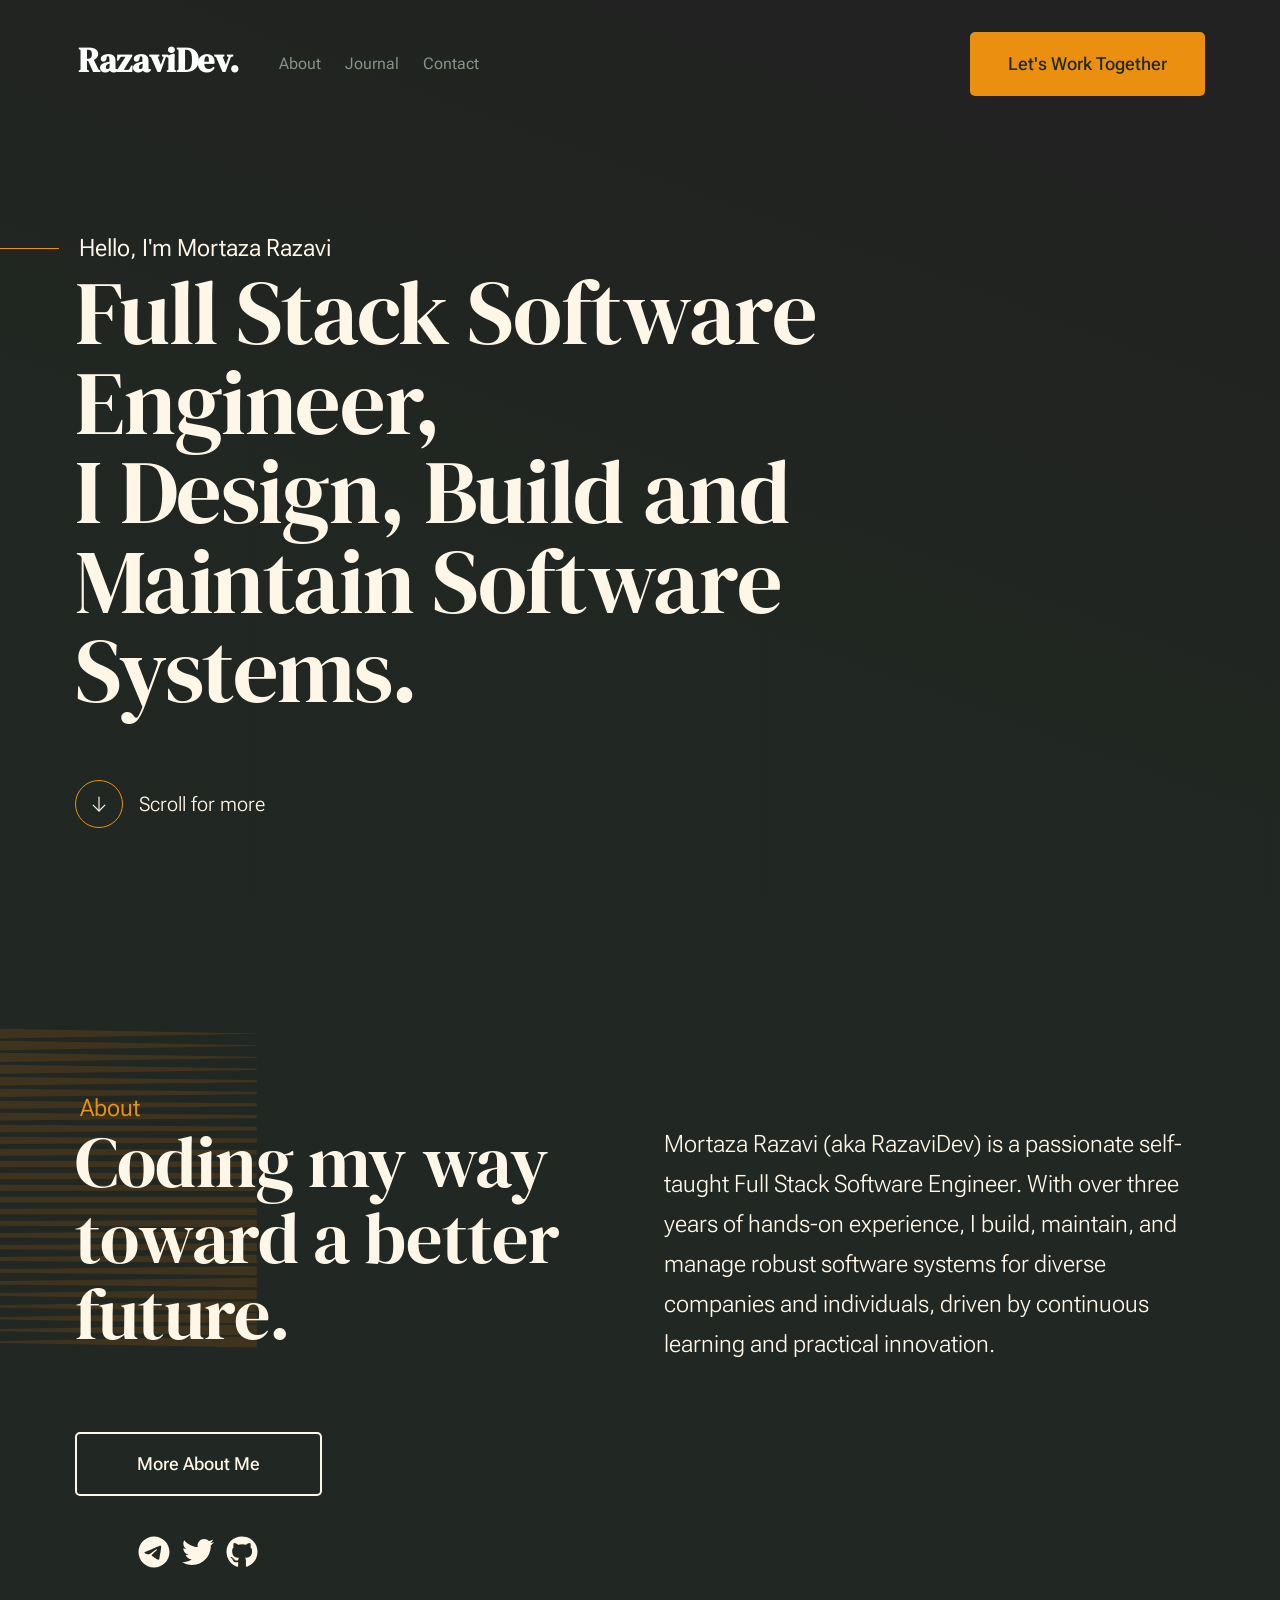
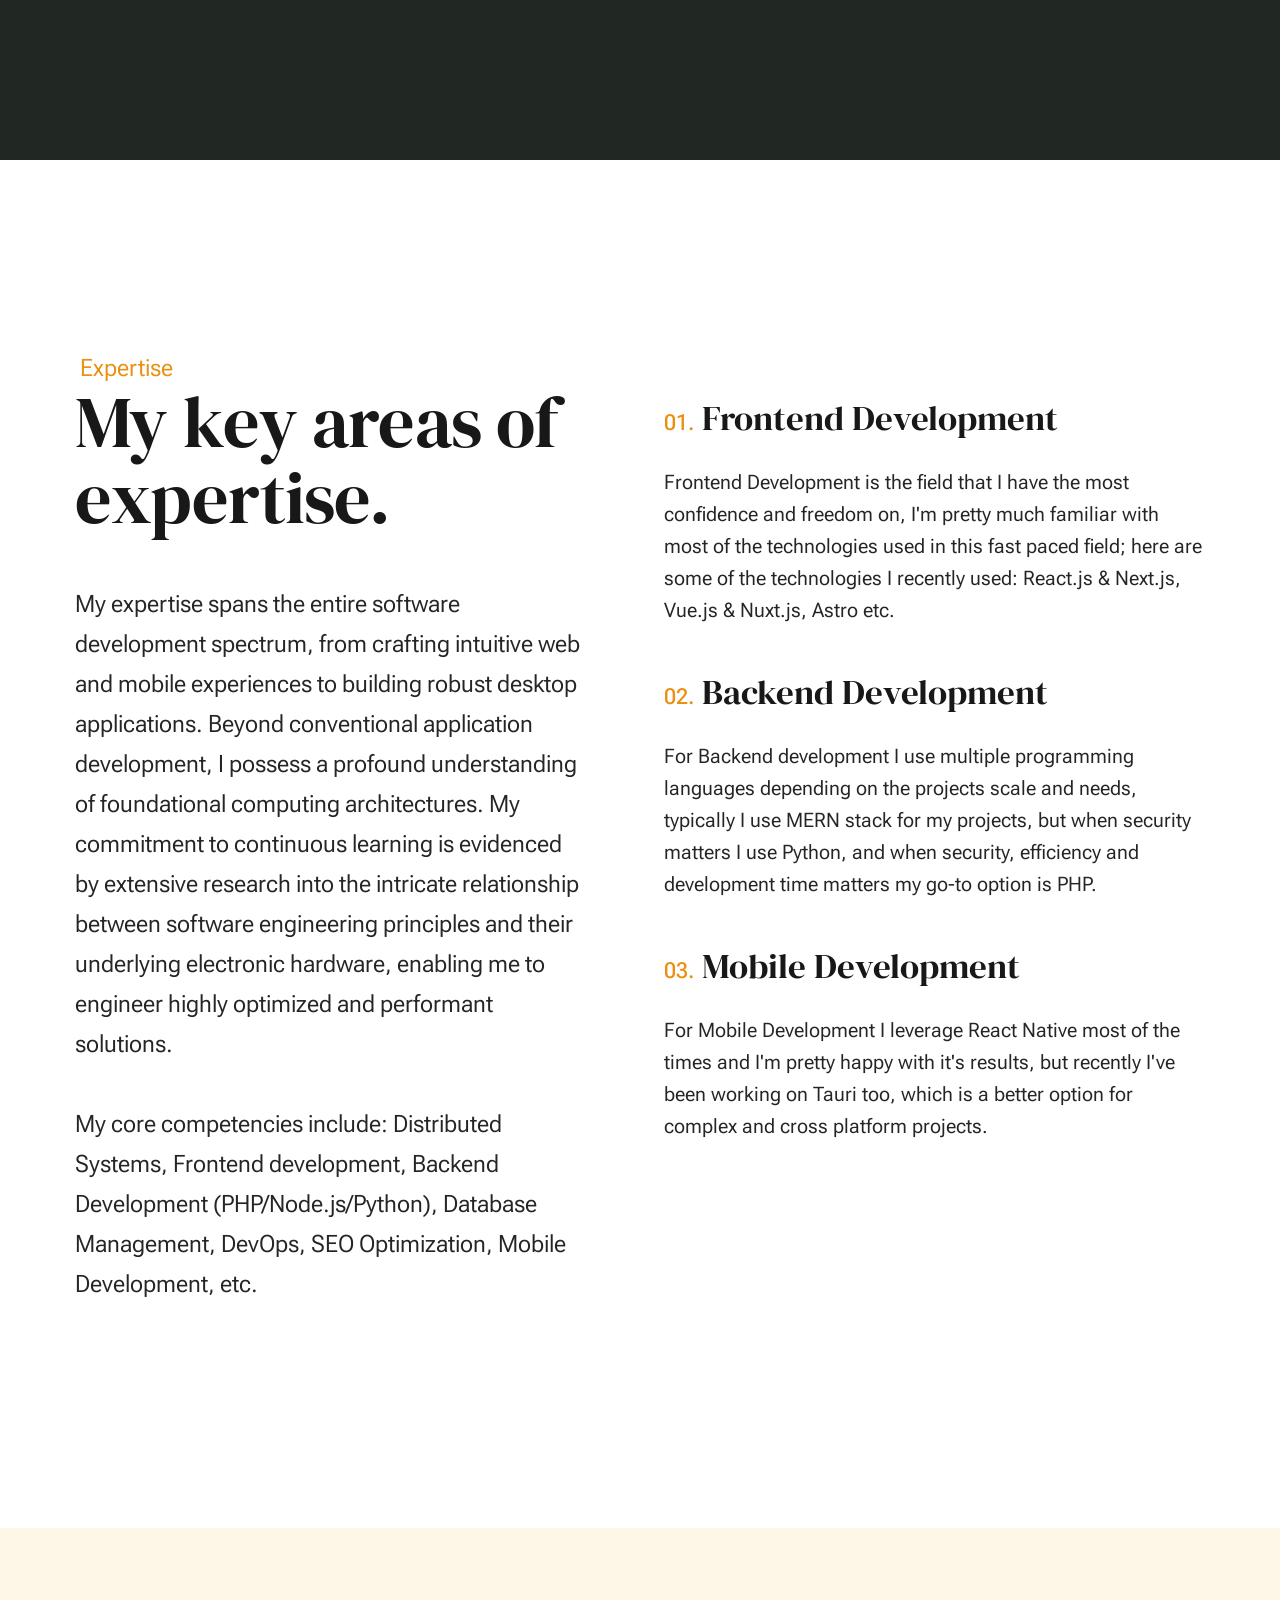
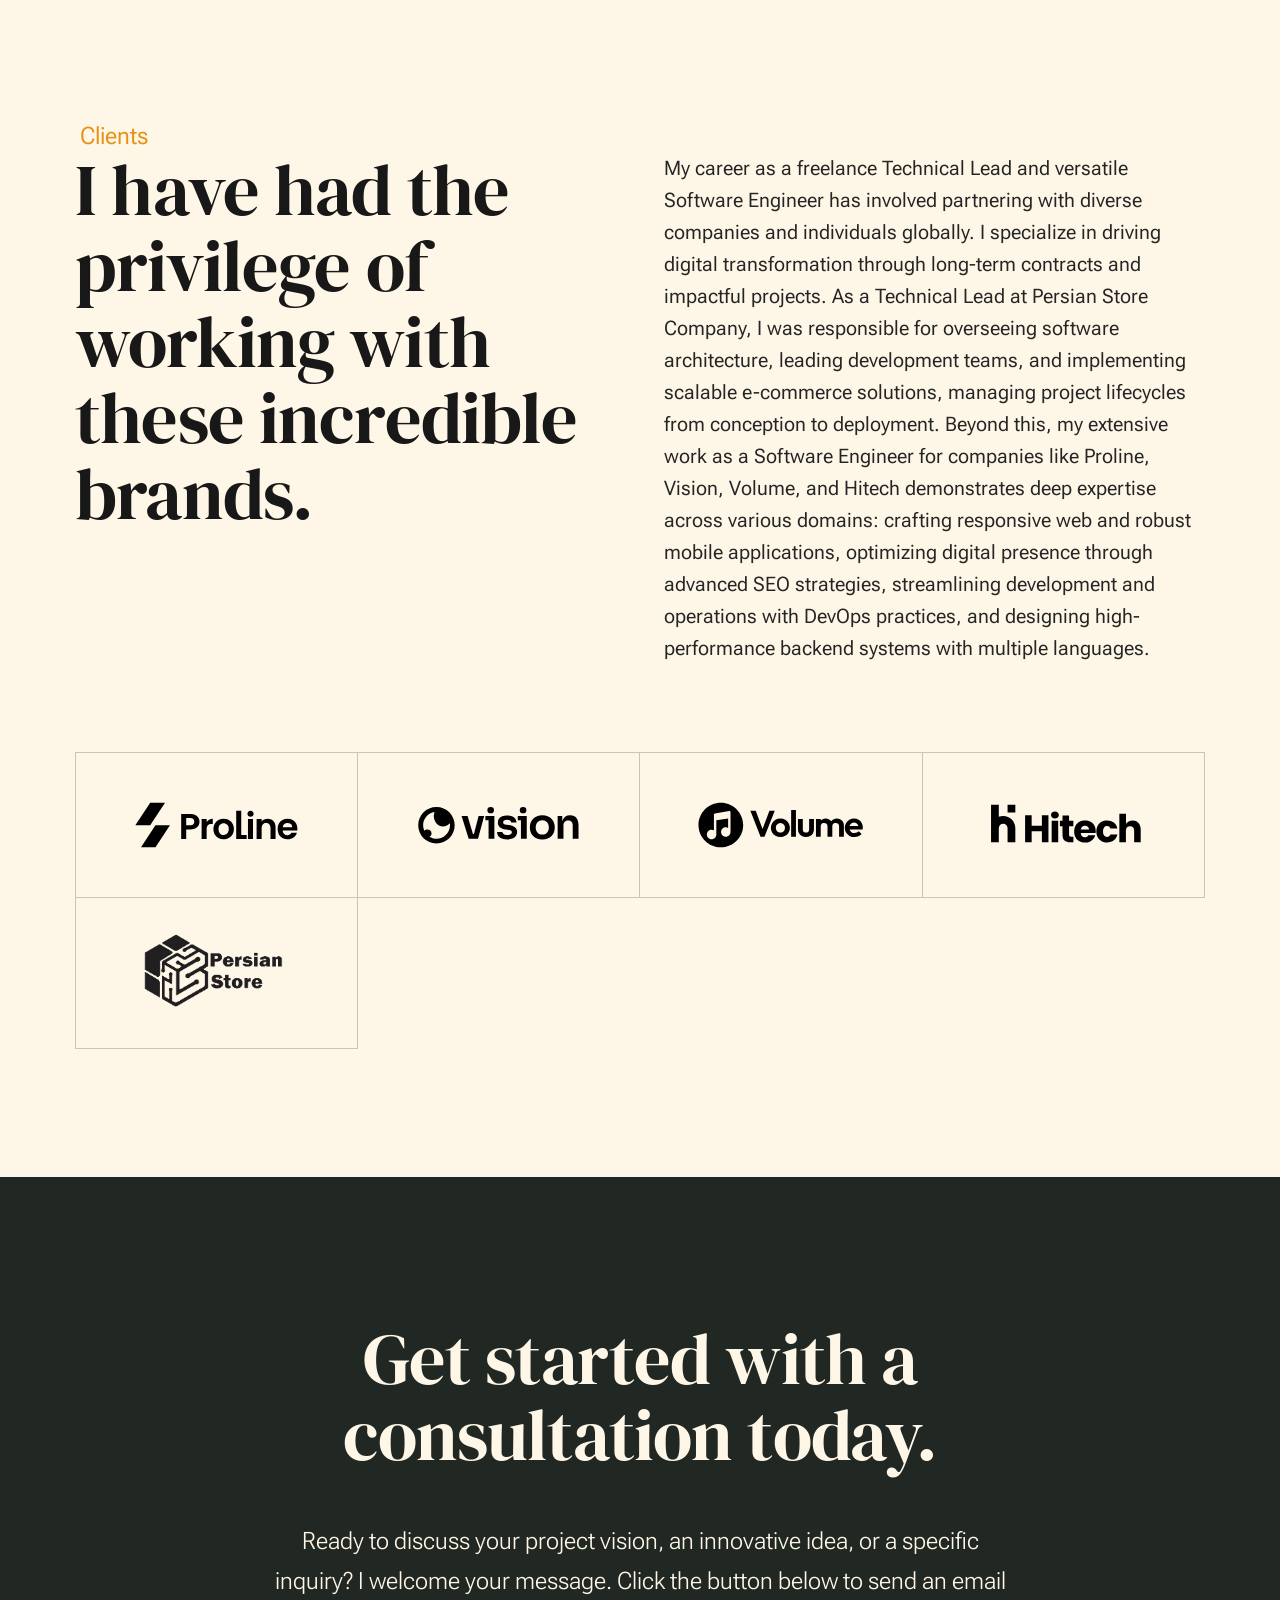
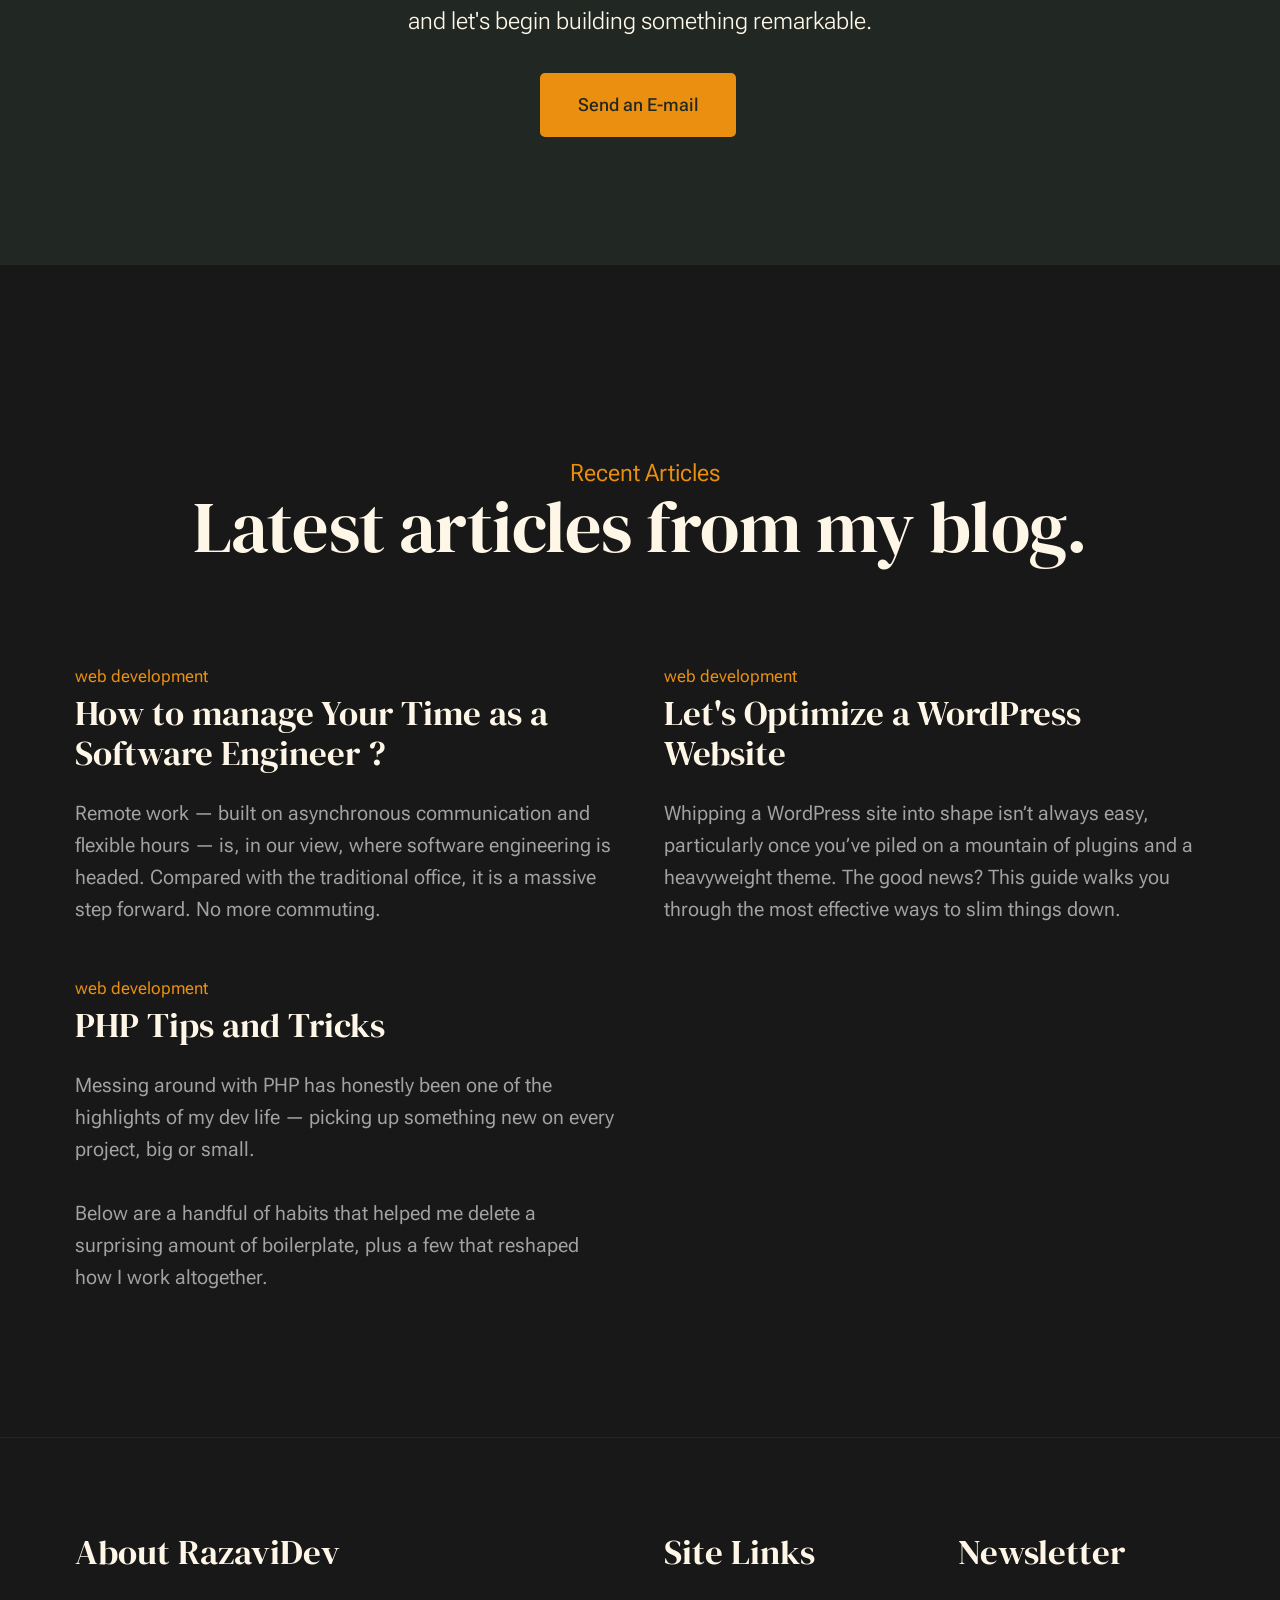
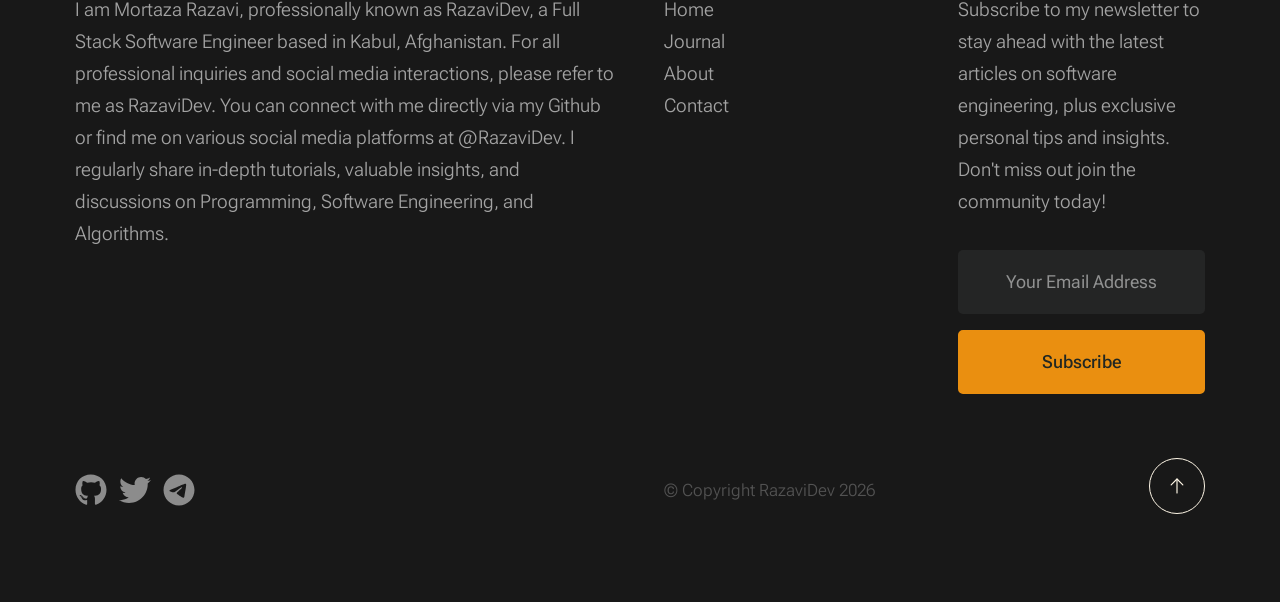
<file: index.html>
<!DOCTYPE html>
<html lang="en" class="js ss-loaded">

<head>

    <!--- basic page needs
    ================================================== -->
    <meta charset="utf-8">
    <meta name="viewport" content="width=device-width, initial-scale=1">
    <meta name="google-site-verification" content="2WJcjlLaJ2jo7GRcCLWhEs5BJ7fBAMJOG85YTGEdScU" />
    <title>Mortaza Razavi (RazaviDev) | Full Stack Software Engineer</title>

    <!-- SEO / discoverability
    ================================================== -->
    <meta name="description" content="Mortaza Razavi (RazaviDev) is a self-taught Full Stack Software Engineer who designs, builds and maintains robust web, mobile and desktop software. Explore the portfolio and blog.">
    <!-- meta keywords: Google no longer uses these, but Bing/Yandex and some AI agents still read them -->
    <meta name="keywords" content="Mortaza Razavi, RazaviDev, full stack software engineer, freelance software engineer, web development, mobile development, desktop applications, PHP, Node.js, Python, React, Next.js, Vue.js, DevOps, SEO, software architecture, hire software engineer">
    <meta name="author" content="Mortaza Razavi (RazaviDev)">
    <link rel="canonical" href="https://razavidev.github.io/">
    <meta name="robots" content="index, follow, max-snippet:-1, max-image-preview:large, max-video-preview:-1">

    <!-- Open Graph (Facebook, LinkedIn, Discord, Slack, ...)
    ================================================== -->
    <meta property="og:type" content="website">
    <meta property="og:site_name" content="RazaviDev">
    <meta property="og:title" content="Mortaza Razavi (RazaviDev) | Full Stack Software Engineer">
    <meta property="og:description" content="Mortaza Razavi (RazaviDev) is a self-taught Full Stack Software Engineer who designs, builds and maintains robust web, mobile and desktop software. Explore the portfolio and blog.">
    <meta property="og:url" content="https://razavidev.github.io/">
    <meta property="og:image" content="https://razavidev.github.io/images/wheel-1000.jpg">
    <meta property="og:image:width" content="1000">
    <meta property="og:image:height" content="625">
    <meta property="og:image:alt" content="RazaviDev - Mortaza Razavi, Full Stack Software Engineer">
    <meta property="og:locale" content="en_US">

    <!-- Twitter / X
    ================================================== -->
    <meta name="twitter:card" content="summary_large_image">
    <meta name="twitter:title" content="Mortaza Razavi (RazaviDev) | Full Stack Software Engineer">
    <meta name="twitter:description" content="Mortaza Razavi (RazaviDev) is a self-taught Full Stack Software Engineer who designs, builds and maintains robust web, mobile and desktop software. Explore the portfolio and blog.">
    <meta name="twitter:image" content="https://razavidev.github.io/images/wheel-1000.jpg">
    <meta name="twitter:image:alt" content="RazaviDev - Mortaza Razavi, Full Stack Software Engineer">

    <!-- Structured data (Schema.org / JSON-LD) -->
    <script type="application/ld+json">
    {
      "@context": "https://schema.org",
      "@type": "Person",
      "@id": "https://razavidev.github.io/#person",
      "name": "Mortaza Razavi",
      "additionalName": "RazaviDev",
      "url": "https://razavidev.github.io/",
      "jobTitle": "Full Stack Software Engineer",
      "address": {
        "@type": "PostalAddress",
        "addressLocality": "Kabul",
        "addressCountry": "Afghanistan"
      },
      "sameAs": [
        "https://github.com/razavidev",
        "https://twitter.com/razavidev",
        "https://t.me/razavidev"
      ],
      "knowsAbout": [
        "Software Engineering",
        "Distributed Systems",
        "Frontend Development",
        "Backend Development",
        "PHP",
        "Node.js",
        "Python",
        "React.js",
        "Next.js"
      ]
    }
    </script>

    <!-- Structured data (Schema.org / JSON-LD): WebSite -->
    <script type="application/ld+json">
    {
      "@context": "https://schema.org",
      "@type": "WebSite",
      "name": "RazaviDev",
      "alternateName": "Mortaza Razavi - Full Stack Software Engineer",
      "url": "https://razavidev.github.io/",
      "description": "Mortaza Razavi (RazaviDev) is a self-taught Full Stack Software Engineer who designs, builds and maintains robust web, mobile and desktop software. Explore the portfolio and blog.",
      "inLanguage": "en",
      "author": {
        "@type": "Person",
        "@id": "https://razavidev.github.io/#person",
        "name": "Mortaza Razavi",
        "url": "https://razavidev.github.io/about.html"
      },
      "publisher": {
        "@type": "Person",
        "@id": "https://razavidev.github.io/#person",
        "name": "Mortaza Razavi",
        "url": "https://razavidev.github.io/"
      }
    }
    </script>

    <script>
        document.documentElement.classList.remove('no-js');
        document.documentElement.classList.add('js');
    </script>

    <!-- CSS
    ================================================== -->
    <link rel="stylesheet" href="css/vendor.css">
    <link rel="stylesheet" href="css/styles.css">

    <!-- favicons
    ================================================== -->
    <link rel="apple-touch-icon" sizes="180x180" href="favicon.png">
    <link rel="icon" type="image/png" sizes="32x32" href="favicon.png">
    <link rel="icon" type="image/png" sizes="16x16" href="favicon.png">
    <link rel="manifest" href="site.webmanifest">

</head>

    <!-- force re-deploy -->

<body id="top" cz-shortcut-listen="true" class="ss-show">


    <!-- preloader
    ================================================== -->
    <div id="preloader" style="display: none;">
        <div id="loader" class="dots-fade">
            <div></div>
            <div></div>
            <div></div>
        </div>
    </div>


    <!-- page wrap
    ================================================== -->
    <div id="page" class="s-pagewrap ss-home">


        <!-- # site header 
        ================================================== -->
        <header class="s-header">

            <div class="row s-header__inner width-sixteen-col">

                <div class="s-header__block">
                    <div class="s-header__logo">
                        <a class="logo" href="index.html">
                            <!-- <img src="images/logo.svg" alt="Homepage"> -->
                            <h2>
                                RazaviDev.</h2>
                        </a>
                    </div>

                    <a class="s-header__menu-toggle" href="#0"><span>Menu</span></a>
                </div> <!-- end s-header__block -->

                <nav class="s-header__nav">

                    <ul class="s-header__menu-links">
                        <li><a href="about.html">About</a></li>
                        <li><a href="blog.html">Journal</a></li>
                        <li><a href="contact.html">Contact</a></li>
                    </ul> <!-- s-header__menu-links -->

                    <div class="s-header__contact">
                        <a href="contact.html" class="btn btn--primary s-header__contact-btn">Let's Work Together</a>
                    </div> <!-- s-header__contact -->

                </nav> <!-- end s-header__nav -->

            </div> <!-- end s-header__inner -->

        </header> <!-- end s-header -->


        <!-- # site main content
        ================================================== -->
        <section id="content" class="s-content">

            <!-- intro
            ----------------------------------------------- -->
            <section id="intro" class="s-intro">

                <div class="row s-intro__content width-sixteen-col">

                    <div class="column lg-12 s-intro__content-inner grid-block">

                        <div class="s-intro__content-text">
                            <div class="s-intro__content-pretitle text-pretitle">Hello, I'm Mortaza Razavi</div>
                            <h1 class="s-intro__content-title">Full Stack Software Engineer, <br>
                                I Design, Build and Maintain Software Systems.<br>
                            </h1>
                        </div> <!-- s-intro__content-text -->

                        <div class="s-intro__content-media">
                            <div class="s-intro__content-media-inner">
                                <!-- <img src="images/intro-bg.jpg"
                                    srcset="images/intro-bg.jpg 1x, images/intro-bg@2x.jpg 2x" alt=""> -->
                                <div class="lines">
                                    <span></span>
                                </div>
                            </div>
                        </div> <!-- s-intro__content-media -->

                        <div class="s-intro__scroll-down">
                            <a href="#about" class="smoothscroll">
                                <div class="scroll-icon">
                                    <svg xmlns="http://www.w3.org/2000/svg" viewBox="0 0 24 24" width="36" height="36"
                                        fill="none" stroke="#97b34a" stroke-width="1" stroke-linecap="round"
                                        stroke-linejoin="round">&lt;!--! Atomicons Free 1.00 by @atisalab License -
                                        https://atomicons.com/license/ (Icons: CC BY 4.0) Copyright 2021 Atomicons
                                        --&gt;<polyline points="7 13 12 18 17 13"></polyline>
                                        <line x1="12" y1="18" x2="12" y2="6"></line>
                                    </svg>
                                </div>
                                <span>Scroll for more</span>
                            </a>
                        </div> <!-- s-intro__scroll-down -->

                    </div> <!-- s-intro__content-inner -->

                </div> <!-- s-intro__content -->

            </section> <!-- end s-intro -->

            <!-- about
            ----------------------------------------------- -->
            <section id="about" class="s-about target-section">

                <div class="row s-about__content width-sixteen-col">
                    <div class="column grid-block grid-section-split">

                        <img src="images/geometric_shape.svg" alt="" class="s-about__content-imgbg">

                        <div class="section-header grid-section-split__header">
                            <div class="text-pretitle">About</div>
                            <h2 class="text-display-title">
                                Coding my way toward a better future.
                            </h2>
                        </div> <!-- end section-header -->

                        <div class="s-about__content-main grid-section-split__primary">
                            <p class="attention-getter">
                                Mortaza Razavi (aka RazaviDev) is a passionate self-taught Full Stack Software Engineer.
                                With over
                                three years of hands-on experience, I build, maintain, and manage robust software
                                systems for diverse companies and individuals, driven by continuous learning and
                                practical innovation.
                            </p>

                        </div> <!-- end s-about__content-main -->

                        <div class="s-about__content-btn grid-section-split__bottom">
                            <a href="about.html" class="btn btn--stroke u-fullwidth">More About Me</a>

                            <ul class="s-about__social social-list">
                                <li>
                                    <a href="https://t.me/razavidev">
                                        <svg xmlns="http://www.w3.org/2000/svg"
                                            viewBox="0 0 496 512"><!--! Font Awesome Free 6.4.2 by @fontawesome - https://fontawesome.com License - https://fontawesome.com/license/free (Icons: CC BY 4.0, Fonts: SIL OFL 1.1, Code: MIT License) Copyright 2023 Fonticons, Inc. -->
                                            <path
                                                d="M248,8C111.033,8,0,119.033,0,256S111.033,504,248,504,496,392.967,496,256,384.967,8,248,8ZM362.952,176.66c-3.732,39.215-19.881,134.378-28.1,178.3-3.476,18.584-10.322,24.816-16.948,25.425-14.4,1.326-25.338-9.517-39.287-18.661-21.827-14.308-34.158-23.215-55.346-37.177-24.485-16.135-8.612-25,5.342-39.5,3.652-3.793,67.107-61.51,68.335-66.746.153-.655.3-3.1-1.154-4.384s-3.59-.849-5.135-.5q-3.283.746-104.608,69.142-14.845,10.194-26.894,9.934c-8.855-.191-25.888-5.006-38.551-9.123-15.531-5.048-27.875-7.717-26.8-16.291q.84-6.7,18.45-13.7,108.446-47.248,144.628-62.3c68.872-28.647,83.183-33.623,92.511-33.789,2.052-.034,6.639.474,9.61,2.885a10.452,10.452,0,0,1,3.53,6.716A43.765,43.765,0,0,1,362.952,176.66Z">
                                            </path>
                                        </svg>
                                        <span class="u-screen-reader-text">Telegram</span>
                                    </a>
                                </li>
                                <li>
                                    <a href="https://twitter.com/razavidev">
                                        <svg xmlns="http://www.w3.org/2000/svg"
                                            viewBox="0 0 512 512"><!--! Font Awesome Free 6.4.2 by @fontawesome - https://fontawesome.com License - https://fontawesome.com/license/free (Icons: CC BY 4.0, Fonts: SIL OFL 1.1, Code: MIT License) Copyright 2023 Fonticons, Inc. -->
                                            <path
                                                d="M459.37 151.716c.325 4.548.325 9.097.325 13.645 0 138.72-105.583 298.558-298.558 298.558-59.452 0-114.68-17.219-161.137-47.106 8.447.974 16.568 1.299 25.34 1.299 49.055 0 94.213-16.568 130.274-44.832-46.132-.975-84.792-31.188-98.112-72.772 6.498.974 12.995 1.624 19.818 1.624 9.421 0 18.843-1.3 27.614-3.573-48.081-9.747-84.143-51.98-84.143-102.985v-1.299c13.969 7.797 30.214 12.67 47.431 13.319-28.264-18.843-46.781-51.005-46.781-87.391 0-19.492 5.197-37.36 14.294-52.954 51.655 63.675 129.3 105.258 216.365 109.807-1.624-7.797-2.599-15.918-2.599-24.04 0-57.828 46.782-104.934 104.934-104.934 30.213 0 57.502 12.67 76.67 33.137 23.715-4.548 46.456-13.32 66.599-25.34-7.798 24.366-24.366 44.833-46.132 57.827 21.117-2.273 41.584-8.122 60.426-16.243-14.292 20.791-32.161 39.308-52.628 54.253z">
                                            </path>
                                        </svg>
                                        <span class="u-screen-reader-text">Twitter</span>
                                    </a>
                                </li>
                                <li>
                                    <a href="https://github.com/razavidev">
                                        <svg xmlns="http://www.w3.org/2000/svg"
                                            viewBox="0 0 496 512"><!--! Font Awesome Free 6.4.2 by @fontawesome - https://fontawesome.com License - https://fontawesome.com/license/free (Icons: CC BY 4.0, Fonts: SIL OFL 1.1, Code: MIT License) Copyright 2023 Fonticons, Inc. -->
                                            <path
                                                d="M165.9 397.4c0 2-2.3 3.6-5.2 3.6-3.3.3-5.6-1.3-5.6-3.6 0-2 2.3-3.6 5.2-3.6 3-.3 5.6 1.3 5.6 3.6zm-31.1-4.5c-.7 2 1.3 4.3 4.3 4.9 2.6 1 5.6 0 6.2-2s-1.3-4.3-4.3-5.2c-2.6-.7-5.5.3-6.2 2.3zm44.2-1.7c-2.9.7-4.9 2.6-4.6 4.9.3 2 2.9 3.3 5.9 2.6 2.9-.7 4.9-2.6 4.6-4.6-.3-1.9-3-3.2-5.9-2.9zM244.8 8C106.1 8 0 113.3 0 252c0 110.9 69.8 205.8 169.5 239.2 12.8 2.3 17.3-5.6 17.3-12.1 0-6.2-.3-40.4-.3-61.4 0 0-70 15-84.7-29.8 0 0-11.4-29.1-27.8-36.6 0 0-22.9-15.7 1.6-15.4 0 0 24.9 2 38.6 25.8 21.9 38.6 58.6 27.5 72.9 20.9 2.3-16 8.8-27.1 16-33.7-55.9-6.2-112.3-14.3-112.3-110.5 0-27.5 7.6-41.3 23.6-58.9-2.6-6.5-11.1-33.3 2.6-67.9 20.9-6.5 69 27 69 27 20-5.6 41.5-8.5 62.8-8.5s42.8 2.9 62.8 8.5c0 0 48.1-33.6 69-27 13.7 34.7 5.2 61.4 2.6 67.9 16 17.7 25.8 31.5 25.8 58.9 0 96.5-58.9 104.2-114.8 110.5 9.2 7.9 17 22.9 17 46.4 0 33.7-.3 75.4-.3 83.6 0 6.5 4.6 14.4 17.3 12.1C428.2 457.8 496 362.9 496 252 496 113.3 383.5 8 244.8 8zM97.2 352.9c-1.3 1-1 3.3.7 5.2 1.6 1.6 3.9 2.3 5.2 1 1.3-1 1-3.3-.7-5.2-1.6-1.6-3.9-2.3-5.2-1zm-10.8-8.1c-.7 1.3.3 2.9 2.3 3.9 1.6 1 3.6.7 4.3-.7.7-1.3-.3-2.9-2.3-3.9-2-.6-3.6-.3-4.3.7zm32.4 35.6c-1.6 1.3-1 4.3 1.3 6.2 2.3 2.3 5.2 2.6 6.5 1 1.3-1.3.7-4.3-1.3-6.2-2.2-2.3-5.2-2.6-6.5-1zm-11.4-14.7c-1.6 1-1.6 3.6 0 5.9 1.6 2.3 4.3 3.3 5.6 2.3 1.6-1.3 1.6-3.9 0-6.2-1.4-2.3-4-3.3-5.6-2z">
                                            </path>
                                        </svg>
                                        <span class="u-screen-reader-text">Github</span>
                                    </a>
                                </li>
                            </ul> <!-- end s-footer__social -->
                        </div> <!-- end s-about__content-btn -->

                    </div> <!-- content-inner -->
                </div>

            </section> <!-- end s-about -->

            <!-- expertise
            ----------------------------------------------- -->
            <section id="expertise" class="s-expertise">

                <div class="row s-expertise__content width-sixteen-col">
                    <div class="column xl-12 grid-block grid-section-split">

                        <div class="section-header grid-section-split__header">
                            <div class="text-pretitle">Expertise</div>
                            <h2 class="text-display-title">
                                My key areas of expertise.
                            </h2>

                            <p class="lead">
                                My expertise spans the entire software development spectrum, from crafting intuitive web
                                and mobile experiences to building robust desktop applications. Beyond conventional
                                application development, I possess a profound understanding of foundational computing
                                architectures. My commitment to continuous learning is evidenced by extensive research
                                into the intricate relationship between software engineering principles and their
                                underlying electronic hardware, enabling me to engineer highly optimized and performant
                                solutions.
                                <br><br>
                                My core competencies include: Distributed Systems, Frontend development,
                                Backend
                                Development (PHP/Node.js/Python), Database Management, DevOps, SEO Optimization, Mobile
                                Development, etc.
                            </p>
                        </div> <!-- end section-header -->

                        <div class="s-expertise__content-main grid-section-split__primary">

                            <div class="grid-list-items list-items show-ctr">
                                <div class="grid-list-items__item list-items__item">
                                    <div class="grid-list-items__title list-items__item-header">
                                        <h3 class="list-items__item-title">Frontend Development</h3>
                                    </div>
                                    <div class="grid-list-items__text list-items__item-text">
                                        <p>
                                            Frontend Development is the field that I have the most confidence and
                                            freedom on,
                                            I'm pretty much familiar with most of the technologies used in this fast
                                            paced
                                            field; here are some of the technologies I recently used: React.js &amp;
                                            Next.js, Vue.js &amp; Nuxt.js, Astro etc.
                                        </p>
                                    </div>
                                </div> <!-- list-item -->
                                <div class="grid-list-items__item list-items__item">
                                    <div class="grid-list-items__title list-items__item-header">
                                        <h3 class="list-items__item-title">Backend Development</h3>
                                    </div>
                                    <div class="grid-list-items__text list-items__item-text">
                                        <p>
                                            For Backend development I use multiple programming languages depending on
                                            the projects scale and needs, typically I use MERN stack for my
                                            projects, but when security matters I use Python, and when security,
                                            efficiency and development time matters my go-to option is PHP.
                                        </p>
                                    </div>
                                </div> <!-- list-expertise__item -->
                                <div class="grid-list-items__item list-items__item">
                                    <div class="grid-list-items__title list-items__item-header">
                                        <h3 class="list-items__item-title">Mobile Development</h3>
                                    </div>
                                    <div class="grid-list-items__text list-items__item-text">
                                        <p>
                                            For Mobile Development I leverage React Native most of the times and I'm
                                            pretty happy with it's results, but recently I've been working on Tauri too,
                                            which is a better option for complex and cross platform projects.
                                        </p>
                                    </div>
                                </div> <!-- list-expertise__item -->
                            </div> <!-- grid-list-items -->
                        </div> <!-- end s-expertise__content-main -->

                        <!-- <div class="s-expertise__content-btn grid-section-split__bottom">
                            <a href="services.html" class="btn btn--stroke u-fullwidth">View All Services</a>
                        </div> end s-about__content-btn -->

                    </div> <!-- end grid-block-->
                </div> <!-- end s-expertise__content -->

            </section> <!-- end s-expertise -->

            <!-- clients
            ----------------------------------------------- -->
            <section id="clients" class="s-clients">

                <div class="row s-clients__content-block width-sixteen-col">
                    <div class="column xl-12 grid-block grid-section-split">

                        <div class="section-header grid-section-split__header">
                            <div class="text-pretitle">Clients</div>
                            <h2 class="text-display-title">
                                I have had the privilege of working with these incredible brands.
                            </h2>
                        </div> <!-- end section-header -->

                        <div class="grid-section-split__primary">
                            <!-- <p class="lead">
                            </p> -->
                            My career as a freelance Technical Lead and versatile Software Engineer has involved
                            partnering with diverse companies and individuals globally. I specialize in driving digital
                            transformation through long-term contracts and impactful projects. As a Technical Lead at
                            Persian Store Company, I was responsible for overseeing software architecture, leading
                            development teams, and implementing scalable e-commerce solutions, managing project
                            lifecycles from conception to deployment. Beyond this, my extensive work as a Software
                            Engineer for companies like Proline, Vision, Volume, and Hitech demonstrates deep expertise
                            across various domains: crafting responsive web and robust mobile applications, optimizing
                            digital presence through advanced SEO strategies, streamlining development and operations
                            with DevOps practices, and designing high-performance backend systems with multiple
                            languages.
                            <p>
                            </p>
                        </div> <!-- end grid-section-split__primary -->

                    </div> <!-- end column -->
                </div> <!-- end row -->

                <div class="row s-clients__content-block width-sixteen-col">
                    <div class="column xl-12">

                        <div class="clients-list">
                            <div class="clients-list__item">
                                <a href="#0">
                                    <img src="images/clients/proline.svg" alt="">
                                </a>
                            </div>
                            <div class="clients-list__item">
                                <a href="#0">
                                    <img src="images/clients/vision.svg" alt="">
                                </a>
                            </div>
                            <div class="column clients-list__item">
                                <a href="#0">
                                    <img src="images/clients/volume.svg" alt="">
                                </a>
                            </div>
                            <div class="column clients-list__item">
                                <a href="#0">
                                    <img src="images/clients/hitech.svg" alt="">
                                </a>
                            </div>
                            <div class="column clients-list__item">
                                <a href="#0">
                                    <img src="images/clients/persian-store.png" alt="">
                                </a>
                            </div>
                            <!-- <div class="clients-list__item">
                                <a href="#0">
                                    <img src="images/clients/terra.svg" alt="">
                                </a>
                            </div>
                            <div class="clients-list__item">
                                <a href="#0">
                                    <img src="images/clients/chain.svg" alt="">
                                </a>
                            </div> -->
                        </div> <!-- end clients-list -->

                    </div> <!-- end column -->
                </div> <!-- end row -->

                <!-- <div class="row s-clients__content-block width-sixteen-col">
                    <div class="column xl-12 testimonials">

                        <div class="swiper-container testimonials__slider home-slider">

                            <div class="swiper-wrapper">
                                <div class="testimonials__slide swiper-slide">
                                    <p>
                                        Molestiae incidunt consequatur quis ipsa autem nam sit enim magni. Voluptas
                                        tempore rem.
                                        Explicabo a quaerat sint autem dolore ducimus ut consequatur neque. Nisi dolores
                                        quaerat fuga rem nihil nostrum.
                                        Laudantium quia consequatur molestias.
                                    </p>
                                    <div class="testimonials__author">
                                        <img src="images/avatars/user-01.jpg" alt="Author image"
                                            class="testimonials__avatar">
                                        <cite class="testimonials__cite">
                                            <strong>John Rockefeller</strong>
                                            <span>Standard Oil Co.</span>
                                        </cite>
                                    </div>
                                </div>

                            </div>

                            <div class="swiper-pagination"></div>

                        </div>

                    </div>
                </div> -->
            </section> <!-- end s-clients -->

        </section> <!-- s-content-->

        <!-- # cta
        ================================================== -->
        <section id="cta" class="s-cta">

            <div class="row row-x-center text-center">
                <div class="column xl-8 lg-12">

                    <div class="s-cta__content">
                        <h2 class="text-display-title">
                            Get started with a consultation today.
                        </h2>
                        <p class="lead">
                            Ready to discuss your project vision, an innovative idea, or a specific inquiry? I welcome
                            your message. Click the button below to send an email and let's begin building something
                            remarkable.
                        </p>
                        <a href="mailto:mr.razavidev@gmail.com" class="btn btn--primary">Send an E-mail</a>

                    </div>

                </div>
            </div>

        </section> <!-- end s-cta -->

        <!-- # journal
        ================================================== -->
        <section id="journal" class="s-journal">

            <div class="row s-journal__content width-sixteen-col">
                <div class="column xl-12 grid-block">

                    <div class="grid-full section-header text-center">
                        <div class="text-pretitle">Recent Articles</div>
                        <h2 class="text-display-title">
                            Latest articles from my blog.
                        </h2>
                    </div> <!-- end section-header -->

                    <div class="grid-full s-journal__content-main grid-list-items">

                        <div class="grid-list-items__item blog-card">
                            <div class="blog-card__header">
                                <div class="blog-card__cat-links">
                                    <a href="/blog.html">web development</a>
                                </div>
                                <h3 class="blog-card__title"><a
                                        href="./blog/how-to-manage-your-time-as-a-software-engineer.html">How to
                                        manage Your Time as a Software Engineer ?</a></h3>
                            </div>
                            <div class="blog-card__text">
                                <p>Remote work — built on asynchronous communication and flexible hours — is,
                                    in our view, where software engineering is headed. Compared with the traditional
                                    office, it is a massive step forward. No more commuting.</p>
                            </div>
                        </div>

                        <div class="grid-list-items__item blog-card">
                            <div class="blog-card__header">
                                <div class="blog-card__cat-links">
                                    <a href="/blog.html">web development</a>
                                </div>
                                <h3 class="blog-card__title"><a
                                        href="./blog/lets-optimize-a-wordpress-website.html">Let&#39;s Optimize a WordPress
                                        Website</a></h3>
                            </div>
                            <div class="blog-card__text">
                                <p>Whipping a WordPress site into shape isn’t always easy, particularly once you’ve
                                    piled on a mountain of plugins and a heavyweight theme. The good news? This guide
                                    walks you through the most effective ways to slim things down.</p>
                            </div>
                        </div>

                        <div class="grid-list-items__item blog-card">
                            <div class="blog-card__header">
                                <div class="blog-card__cat-links">
                                    <a href="/blog.html">web development</a>
                                </div>
                                <h3 class="blog-card__title"><a
                                        href="./blog/php-tips-and-tricks.html">PHP Tips and Tricks</a></h3>
                            </div>
                            <div class="blog-card__text">
                            <p>Messing around with PHP has honestly been one of the highlights of my dev life —
                                picking up something new on every project, big or small.</p>

                            <p>Below are a handful of habits that helped me delete a surprising amount of boilerplate,
                                plus a few that reshaped how I work altogether.</p>
                            </div>
                        </div>

                    </div> <!-- end grid-list-items -->

                </div> <!-- end grid-block-->
            </div> <!-- end s-journal__content -->

        </section> <!-- end s-journal -->

        <!-- # footer 
        ================================================== -->
        <footer class="s-footer">
            <div class="row s-footer__content">
                <div class="column xl-6 lg-6 md-12 s-footer__block s-footer__about">
                    <h3>About RazaviDev</h3>
                    <p>
                        I am Mortaza Razavi, professionally known as RazaviDev, a Full Stack Software Engineer based in
                        Kabul, Afghanistan. For all professional inquiries and social media interactions, please refer
                        to me as RazaviDev. You can connect with me directly via my Github or find me on various social
                        media platforms at @RazaviDev. I regularly share
                        in-depth tutorials, valuable insights, and discussions on Programming, Software Engineering, and
                        Algorithms.
                    </p>
                </div>
                <div class="column xl-3 lg-6 md-12 s-footer__block s-footer__site-links">
                    <h3>Site Links</h3>
                    <ul class="link-list">
                        <li><a href="index.html">Home</a></li>
                        <li><a href="blog.html">Journal</a></li>
                        <li><a href="about.html">About</a></li>
                        <li><a href="contact.html">Contact</a></li>
                        <!-- <li><a href="https://www.dreamhost.com/r.cgi?287326">DreamHost</a></li> -->
                    </ul>
                </div>
                <div class="column xl-3 lg-6 md-12 tab-12 s-footer__block s-footer__newsletter">
                    <h3>Newsletter</h3>
                    <p>
                        Subscribe to my newsletter to stay ahead with the latest articles on software engineering, plus
                        exclusive personal tips and insights. Don't miss out join the community today!
                    </p>

                    <div class="subscribe-form">
                        <form id="mc-form" class="mc-form" novalidate="true">
                            <input type="email" name="EMAIL" id="mce-EMAIL" class="u-fullwidth text-center"
                                placeholder="Your Email Address"
                                title="The domain portion of the email address is invalid (the portion after the @)."
                                pattern="^([^\x00-\x20\x22\x28\x29\x2c\x2e\x3a-\x3c\x3e\x40\x5b-\x5d\x7f-\xff]+|\x22([^\x0d\x22\x5c\x80-\xff]|\x5c[\x00-\x7f])*\x22)(\x2e([^\x00-\x20\x22\x28\x29\x2c\x2e\x3a-\x3c\x3e\x40\x5b-\x5d\x7f-\xff]+|\x22([^\x0d\x22\x5c\x80-\xff]|\x5c[\x00-\x7f])*\x22))*\x40([^\x00-\x20\x22\x28\x29\x2c\x2e\x3a-\x3c\x3e\x40\x5b-\x5d\x7f-\xff]+|\x5b([^\x0d\x5b-\x5d\x80-\xff]|\x5c[\x00-\x7f])*\x5d)(\x2e([^\x00-\x20\x22\x28\x29\x2c\x2e\x3a-\x3c\x3e\x40\x5b-\x5d\x7f-\xff]+|\x5b([^\x0d\x5b-\x5d\x80-\xff]|\x5c[\x00-\x7f])*\x5d))*(\.\w{2,})+$"
                                required="">
                            <input type="submit" name="subscribe" value="Subscribe"
                                class="btn btn--primary btn--small u-fullwidth">
                            <!-- <div style="position: absolute; left: -5000px;" aria-hidden="true"><input type="text" name="b_cdb7b577e41181934ed6a6a44_9a91cfe7b3" tabindex="-1" value=""></div> -->
                            <div class="mc-status"></div>
                        </form>
                    </div>
                </div>
            </div>

            <div class="row s-footer__bottom">
                <div class="column xl-6 lg-12">
                    <ul class="s-footer__social social-list">
                        <li>
                            <a href="https://github.com/razavidev">
                                <svg xmlns="http://www.w3.org/2000/svg"
                                    viewBox="0 0 496 512"><!--! Font Awesome Free 6.4.2 by @fontawesome - https://fontawesome.com License - https://fontawesome.com/license/free (Icons: CC BY 4.0, Fonts: SIL OFL 1.1, Code: MIT License) Copyright 2023 Fonticons, Inc. -->
                                    <path
                                        d="M165.9 397.4c0 2-2.3 3.6-5.2 3.6-3.3.3-5.6-1.3-5.6-3.6 0-2 2.3-3.6 5.2-3.6 3-.3 5.6 1.3 5.6 3.6zm-31.1-4.5c-.7 2 1.3 4.3 4.3 4.9 2.6 1 5.6 0 6.2-2s-1.3-4.3-4.3-5.2c-2.6-.7-5.5.3-6.2 2.3zm44.2-1.7c-2.9.7-4.9 2.6-4.6 4.9.3 2 2.9 3.3 5.9 2.6 2.9-.7 4.9-2.6 4.6-4.6-.3-1.9-3-3.2-5.9-2.9zM244.8 8C106.1 8 0 113.3 0 252c0 110.9 69.8 205.8 169.5 239.2 12.8 2.3 17.3-5.6 17.3-12.1 0-6.2-.3-40.4-.3-61.4 0 0-70 15-84.7-29.8 0 0-11.4-29.1-27.8-36.6 0 0-22.9-15.7 1.6-15.4 0 0 24.9 2 38.6 25.8 21.9 38.6 58.6 27.5 72.9 20.9 2.3-16 8.8-27.1 16-33.7-55.9-6.2-112.3-14.3-112.3-110.5 0-27.5 7.6-41.3 23.6-58.9-2.6-6.5-11.1-33.3 2.6-67.9 20.9-6.5 69 27 69 27 20-5.6 41.5-8.5 62.8-8.5s42.8 2.9 62.8 8.5c0 0 48.1-33.6 69-27 13.7 34.7 5.2 61.4 2.6 67.9 16 17.7 25.8 31.5 25.8 58.9 0 96.5-58.9 104.2-114.8 110.5 9.2 7.9 17 22.9 17 46.4 0 33.7-.3 75.4-.3 83.6 0 6.5 4.6 14.4 17.3 12.1C428.2 457.8 496 362.9 496 252 496 113.3 383.5 8 244.8 8zM97.2 352.9c-1.3 1-1 3.3.7 5.2 1.6 1.6 3.9 2.3 5.2 1 1.3-1 1-3.3-.7-5.2-1.6-1.6-3.9-2.3-5.2-1zm-10.8-8.1c-.7 1.3.3 2.9 2.3 3.9 1.6 1 3.6.7 4.3-.7.7-1.3-.3-2.9-2.3-3.9-2-.6-3.6-.3-4.3.7zm32.4 35.6c-1.6 1.3-1 4.3 1.3 6.2 2.3 2.3 5.2 2.6 6.5 1 1.3-1.3.7-4.3-1.3-6.2-2.2-2.3-5.2-2.6-6.5-1zm-11.4-14.7c-1.6 1-1.6 3.6 0 5.9 1.6 2.3 4.3 3.3 5.6 2.3 1.6-1.3 1.6-3.9 0-6.2-1.4-2.3-4-3.3-5.6-2z">
                                    </path>
                                </svg>
                                <span class="u-screen-reader-text">Github</span>
                            </a>
                        </li>
                        <li>
                            <a href="https://twitter.com/razavidev">
                                <svg xmlns="http://www.w3.org/2000/svg"
                                    viewBox="0 0 512 512"><!--! Font Awesome Free 6.4.2 by @fontawesome - https://fontawesome.com License - https://fontawesome.com/license/free (Icons: CC BY 4.0, Fonts: SIL OFL 1.1, Code: MIT License) Copyright 2023 Fonticons, Inc. -->
                                    <path
                                        d="M459.37 151.716c.325 4.548.325 9.097.325 13.645 0 138.72-105.583 298.558-298.558 298.558-59.452 0-114.68-17.219-161.137-47.106 8.447.974 16.568 1.299 25.34 1.299 49.055 0 94.213-16.568 130.274-44.832-46.132-.975-84.792-31.188-98.112-72.772 6.498.974 12.995 1.624 19.818 1.624 9.421 0 18.843-1.3 27.614-3.573-48.081-9.747-84.143-51.98-84.143-102.985v-1.299c13.969 7.797 30.214 12.67 47.431 13.319-28.264-18.843-46.781-51.005-46.781-87.391 0-19.492 5.197-37.36 14.294-52.954 51.655 63.675 129.3 105.258 216.365 109.807-1.624-7.797-2.599-15.918-2.599-24.04 0-57.828 46.782-104.934 104.934-104.934 30.213 0 57.502 12.67 76.67 33.137 23.715-4.548 46.456-13.32 66.599-25.34-7.798 24.366-24.366 44.833-46.132 57.827 21.117-2.273 41.584-8.122 60.426-16.243-14.292 20.791-32.161 39.308-52.628 54.253z">
                                    </path>
                                </svg>
                                <span class="u-screen-reader-text">Twitter</span>
                            </a>
                        </li>
                        <li>
                            <a href="https://t.me/razavidev">
                                <svg xmlns="http://www.w3.org/2000/svg"
                                    viewBox="0 0 496 512"><!--! Font Awesome Free 6.4.2 by @fontawesome - https://fontawesome.com License - https://fontawesome.com/license/free (Icons: CC BY 4.0, Fonts: SIL OFL 1.1, Code: MIT License) Copyright 2023 Fonticons, Inc. -->
                                    <path
                                        d="M248,8C111.033,8,0,119.033,0,256S111.033,504,248,504,496,392.967,496,256,384.967,8,248,8ZM362.952,176.66c-3.732,39.215-19.881,134.378-28.1,178.3-3.476,18.584-10.322,24.816-16.948,25.425-14.4,1.326-25.338-9.517-39.287-18.661-21.827-14.308-34.158-23.215-55.346-37.177-24.485-16.135-8.612-25,5.342-39.5,3.652-3.793,67.107-61.51,68.335-66.746.153-.655.3-3.1-1.154-4.384s-3.59-.849-5.135-.5q-3.283.746-104.608,69.142-14.845,10.194-26.894,9.934c-8.855-.191-25.888-5.006-38.551-9.123-15.531-5.048-27.875-7.717-26.8-16.291q.84-6.7,18.45-13.7,108.446-47.248,144.628-62.3c68.872-28.647,83.183-33.623,92.511-33.789,2.052-.034,6.639.474,9.61,2.885a10.452,10.452,0,0,1,3.53,6.716A43.765,43.765,0,0,1,362.952,176.66Z">
                                    </path>
                                </svg>
                                <span class="u-screen-reader-text">Instagram</span>
                            </a>
                        </li>
                    </ul> <!-- end s-footer__social -->
                </div>
                <div class="column xl-6 lg-12">
                    <p class="ss-copyright">
                        <span>© Copyright RazaviDev
                            <script>document.write(new Date().getFullYear())</script>
                        </span>
                    </p>
                </div>

                <div class="ss-go-top">
                    <a class="smoothscroll" title="Back to Top" href="#top">
                        <svg xmlns="http://www.w3.org/2000/svg" viewBox="0 0 24 24" width="36" height="36" fill="none"
                            stroke="#ffffff" stroke-width="1" stroke-linecap="round" stroke-linejoin="round">&lt;!--!
                            Atomicons Free 1.00 by @atisalab License - https://atomicons.com/license/ (Icons: CC BY 4.0)
                            Copyright 2021 Atomicons --&gt;<polyline points="17 11 12 6 7 11"></polyline>
                            <line x1="12" y1="18" x2="12" y2="6"></line>
                        </svg>
                    </a>
                </div> <!-- end ss-go-top -->
            </div>

        </footer> <!-- end s-footer -->

    </div> <!-- end page-wrap -->

    <!-- Java Script
    ================================================== -->
    <script src="js/plugins.js"></script>
    <script src="js/main.js"></script>

    <div>
        <div id="plasmo-overlay-0" class="plasmo-csui-container"
            style="display: flex; position: absolute; top: 0px; left: 0px;"></div>
    </div>
</body>

</html>
</file>
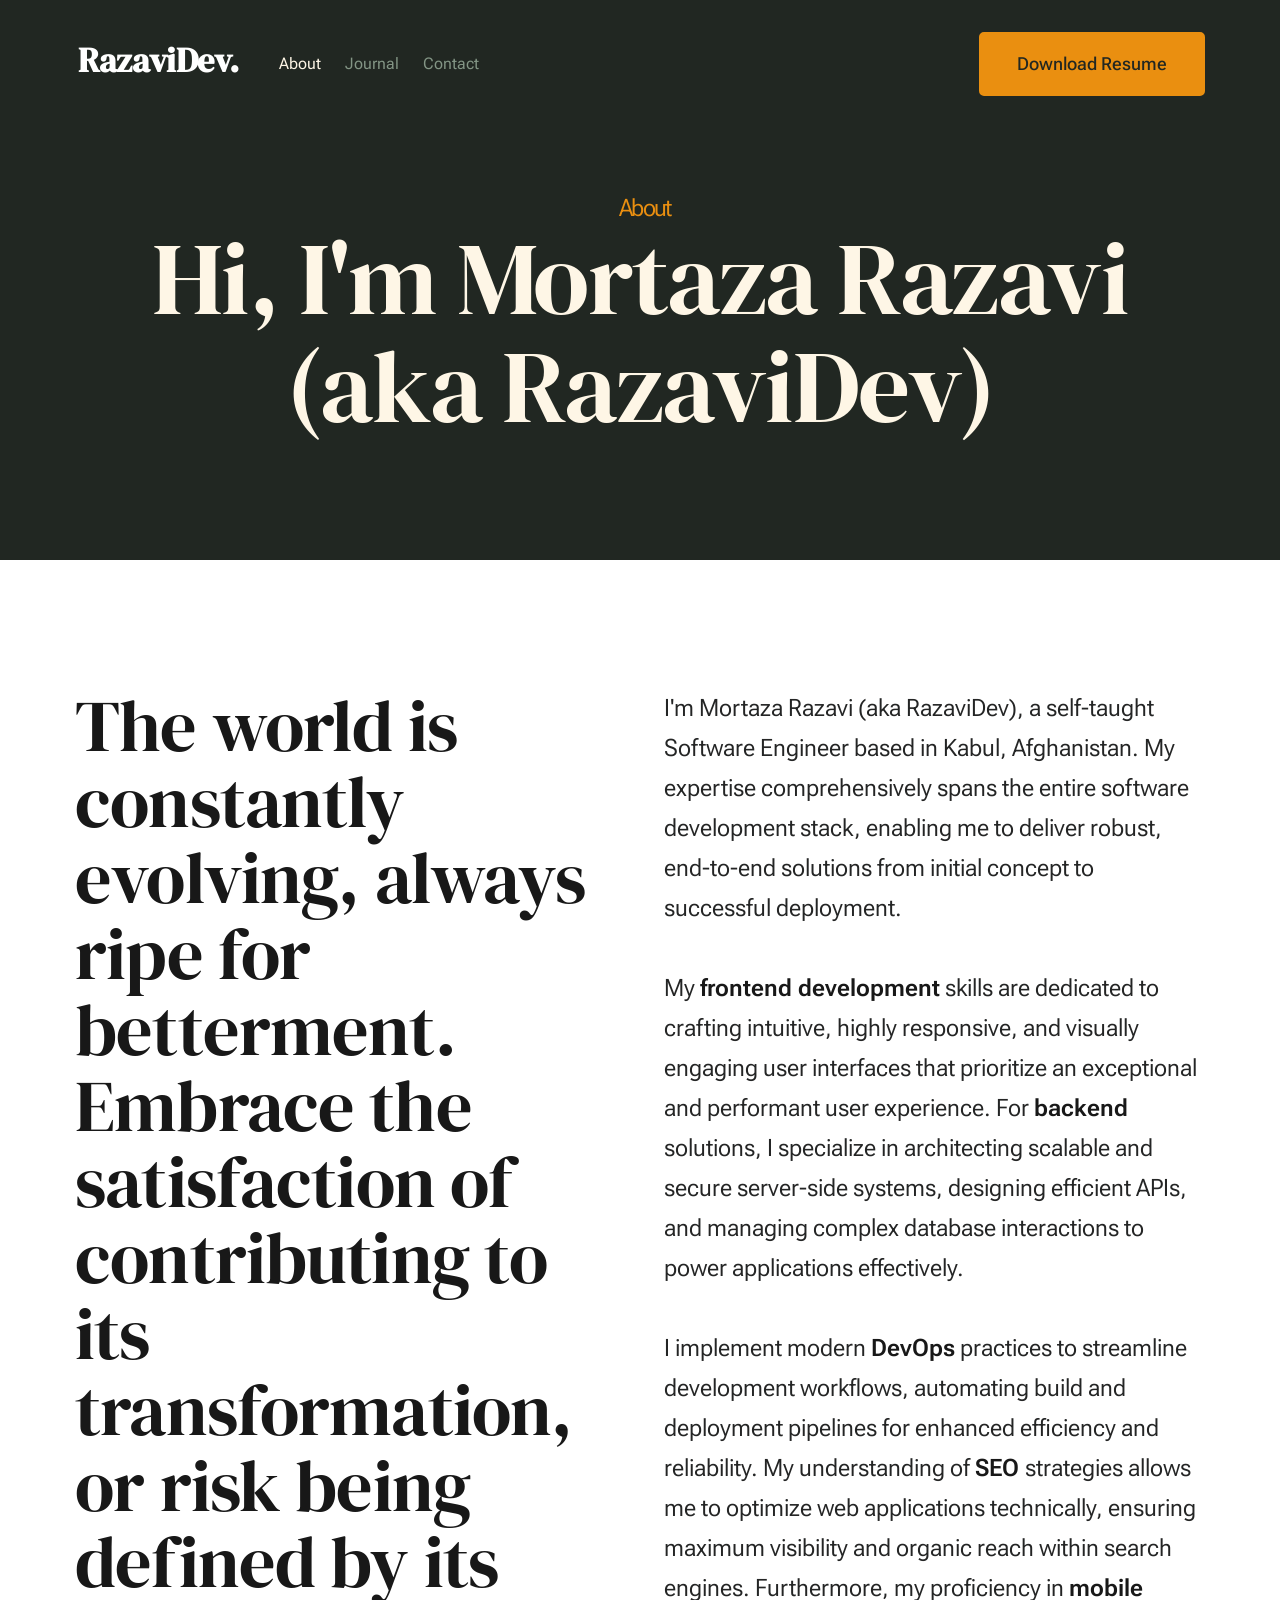
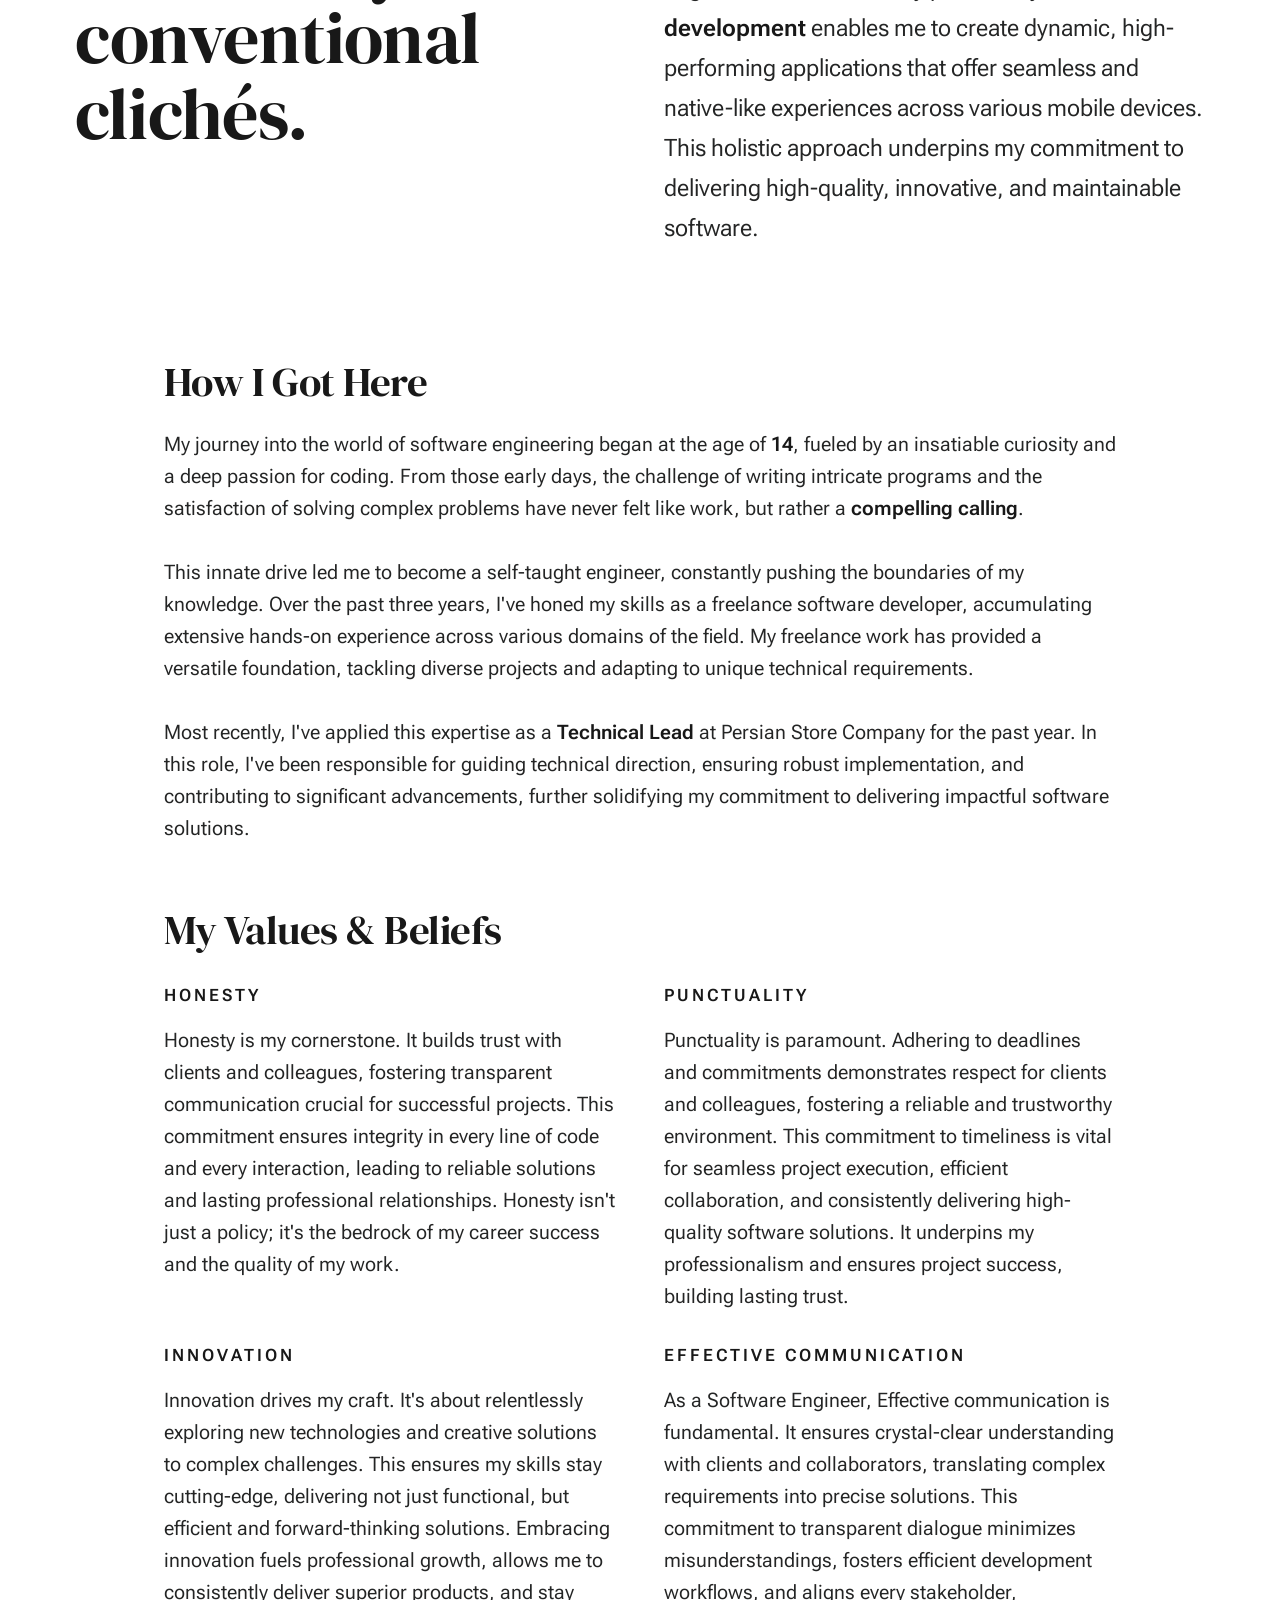
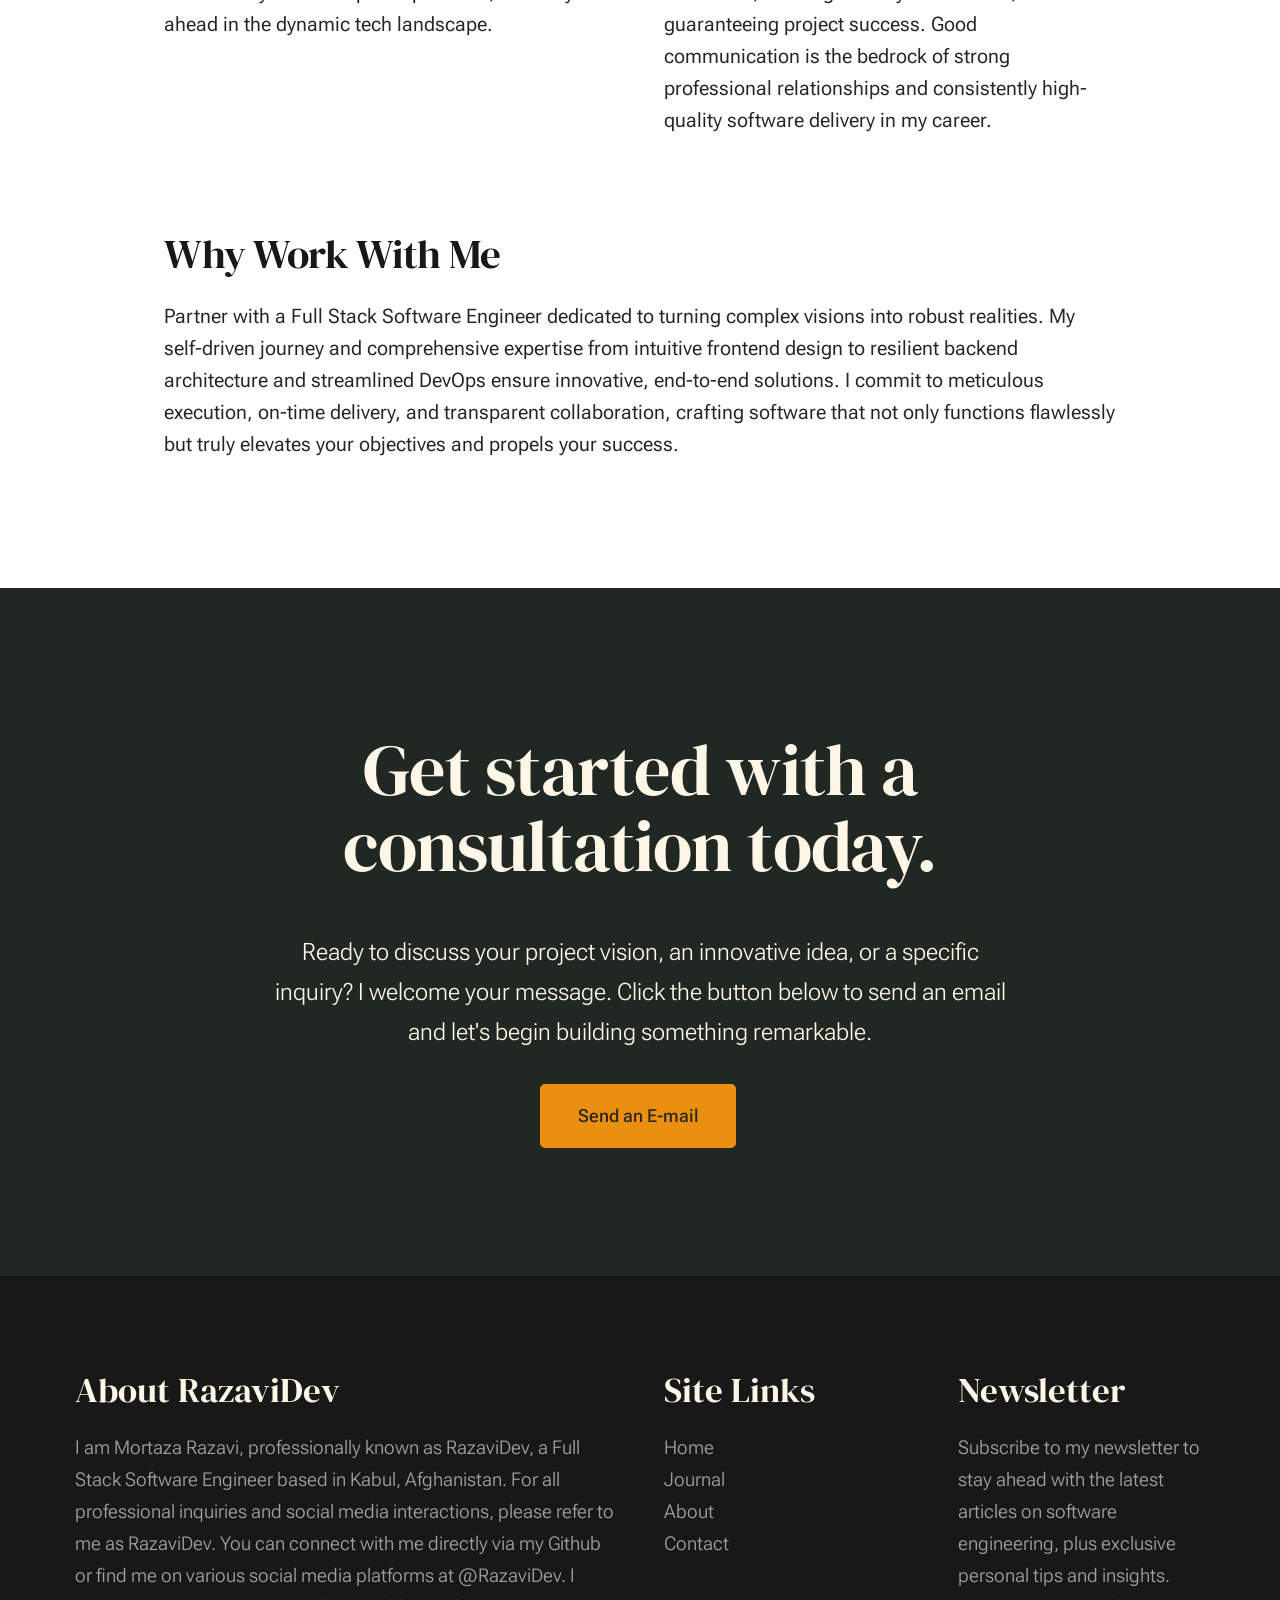
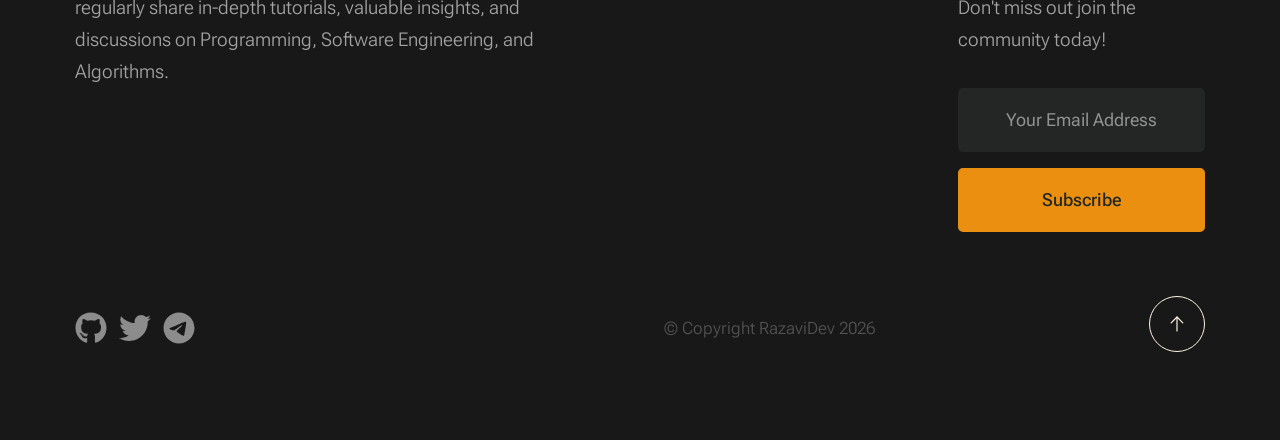
<file: about.html>
<!DOCTYPE html>
<html lang="en" class="no-js">

<head>

    <!--- basic page needs
    ================================================== -->
    <meta charset="utf-8">
    <meta name="viewport" content="width=device-width, initial-scale=1">
    <title>About RazaviDev | Full Stack Software Engineer &amp; Technical Lead</title>

    <!-- SEO / discoverability
    ================================================== -->
    <meta name="description" content="Meet Mortaza Razavi (aka RazaviDev), a self-taught Full Stack Software Engineer and Technical Lead from Kabul, Afghanistan, specialising in frontend, backend, DevOps, SEO and mobile development. See the full story, values and experience.">
    <!-- meta keywords: Google no longer uses these, but Bing/Yandex and some AI agents still read them -->
    <meta name="keywords" content="Mortaza Razavi, RazaviDev, about, full stack software engineer, technical lead, self-taught developer, frontend developer, backend developer, DevOps, SEO, mobile developer, Kabul Afghanistan software engineer">
    <meta name="author" content="Mortaza Razavi (RazaviDev)">
    <link rel="canonical" href="https://razavidev.github.io/about.html">
    <meta name="robots" content="index, follow, max-snippet:-1, max-image-preview:large, max-video-preview:-1">

    <!-- Open Graph (Facebook, LinkedIn, Discord, Slack, ...)
    ================================================== -->
    <meta property="og:type" content="profile">
    <meta property="og:site_name" content="RazaviDev">
    <meta property="og:title" content="About RazaviDev | Full Stack Software Engineer &amp; Technical Lead">
    <meta property="og:description" content="Meet Mortaza Razavi (aka RazaviDev), a self-taught Full Stack Software Engineer and Technical Lead from Kabul, Afghanistan, specialising in frontend, backend, DevOps, SEO and mobile development. See the full story, values and experience.">
    <meta property="og:url" content="https://razavidev.github.io/about.html">
    <meta property="og:image" content="https://razavidev.github.io/images/thumbs/about/about-1200.jpg">
    <meta property="og:image:width" content="1200">
    <meta property="og:image:height" content="720">
    <meta property="og:image:alt" content="About Mortaza Razavi (RazaviDev)">
    <meta property="og:locale" content="en_US">

    <!-- Twitter / X
    ================================================== -->
    <meta name="twitter:card" content="summary_large_image">
    <meta name="twitter:title" content="About RazaviDev | Full Stack Software Engineer &amp; Technical Lead">
    <meta name="twitter:description" content="Meet Mortaza Razavi (aka RazaviDev), a self-taught Full Stack Software Engineer and Technical Lead from Kabul, Afghanistan, specialising in frontend, backend, DevOps, SEO and mobile development. See the full story, values and experience.">
    <meta name="twitter:image" content="https://razavidev.github.io/images/thumbs/about/about-1200.jpg">
    <meta name="twitter:image:alt" content="About Mortaza Razavi (RazaviDev)">

    <script>
        document.documentElement.classList.remove('no-js');
        document.documentElement.classList.add('js');

        // document.designMode = "on"
    </script>

    <!-- CSS
    ================================================== -->
    <link rel="stylesheet" href="css/vendor.css">
    <link rel="stylesheet" href="css/styles.css">

    <!-- favicons
    ================================================== -->
    <link rel="apple-touch-icon" sizes="180x180" href="favicon.png">
    <link rel="icon" type="image/png" sizes="32x32" href="favicon.png">
    <link rel="icon" type="image/png" sizes="16x16" href="favicon.png">
    <link rel="manifest" href="site.webmanifest">

</head>


<body id="top">


    <!-- preloader
    ================================================== -->
    <div id="preloader">
        <div id="loader" class="dots-fade">
            <div></div>
            <div></div>
            <div></div>
        </div>
    </div>


    <!-- page wrap
    ================================================== -->
    <div id="page" class="s-pagewrap">


        <!-- # site header 
        ================================================== -->
        <header class="s-header">

            <div class="row s-header__inner width-sixteen-col">

                <div class="s-header__block">
                    <div class="s-header__logo">
                        <a class="logo" href="index.html">
                            <!-- <img src="images/logo.svg" alt="Homepage"> -->
                            <h2>
                                RazaviDev.</h2>
                        </a>
                    </div>

                    <a class="s-header__menu-toggle" href="#0"><span>Menu</span></a>
                </div> <!-- end s-header__block -->

                <nav class="s-header__nav">

                    <ul class="s-header__menu-links">
                        <li class="current"><a href="about.html">About</a></li>
                        <!-- <li><a href="services.html">Services</a></li> -->
                        <li><a href="blog.html">Journal</a></li>
                        <li><a href="contact.html">Contact</a></li>
                    </ul> <!-- s-header__menu-links -->

                    <div class="s-header__contact">
                        <a href="Resume_Mortaza-Razavi.pdf" download class="btn btn--primary s-header__contact-btn">Download Resume</a>
                    </div> <!-- s-header__contact -->

                </nav> <!-- end s-header__nav -->

            </div> <!-- end s-header__inner -->

        </header> <!-- end s-header -->


        <!-- # site main content
        ================================================== -->
        <section id="content" class="s-content">

            <section class="s-pageheader pageheader">
                <div class="row">
                    <div class="column xl-12">
                        <h1 class="page-title">
                            <span class="page-title__small-type text-pretitle">About</span>
                            Hi, I'm Mortaza Razavi <br> (aka RazaviDev)
                        </h1>

                    </div>
                </div>
            </section> <!-- end pageheader -->

            <section class="s-pagecontent pagecontent">

                <div class="row pageintro">
                    <div class="column xl-6 lg-12">
                        <h2 class="text-display-title">The world is constantly evolving, always ripe for betterment.
                            Embrace the satisfaction of contributing to its transformation, or risk being defined by its
                            conventional clichés.</h2>
                    </div>
                    <div class="column xl-6 lg-12 u-flexitem-x-right">
                        <p class="lead">I'm Mortaza Razavi (aka RazaviDev), a self-taught Software Engineer based in
                            Kabul, Afghanistan. My expertise comprehensively spans the entire software development
                            stack, enabling me to deliver robust, end-to-end solutions from initial concept to
                            successful deployment. <br><br>

                            My <b>frontend development</b> skills are dedicated to crafting intuitive, highly
                            responsive, and
                            visually engaging user interfaces that prioritize an exceptional and performant user
                            experience. For <b>backend</b> solutions, I specialize in architecting scalable and secure
                            server-side systems, designing efficient APIs, and managing complex database interactions to
                            power applications effectively. <br><br>

                            I implement modern <b>DevOps</b> practices to streamline development workflows, automating
                            build
                            and deployment pipelines for enhanced efficiency and reliability. My understanding of <b>SEO
                            </b>
                            strategies allows me to optimize web applications technically, ensuring maximum visibility
                            and organic reach within search engines. Furthermore, my proficiency in <b>mobile
                                development</b>
                            enables me to create dynamic, high-performing applications that offer seamless and
                            native-like experiences across various mobile devices. This holistic approach underpins my
                            commitment to delivering high-quality, innovative, and maintainable software.</p>
                    </div>
                </div> <!-- end pageintro -->

                <!-- <div class="row pagemedia">
                    <d class="column xl-12">
                        <figure class="page-media">
                            <img src="images/thumbs/about/about-1200.jpg" srcset="images/thumbs/about/about-2400.jpg 2400w, 
                                             images/thumbs/about/about-1200.jpg 1200w, 
                                             images/thumbs/about/about-600.jpg 600w"
                                sizes="(max-width: 2400px) 100vw, 2400px" alt="">
                        </figure>
                    </d>
                </div> -->

                <div class="row width-narrower pagemain">
                    <div class="column xl-12">

                        <h2>How I Got Here</h2>
                        <p>
                            My journey into the world of software engineering began at the age of <b>14</b>, fueled by
                            an
                            insatiable curiosity and a deep passion for coding. From those early days, the challenge of
                            writing intricate programs and the satisfaction of solving complex problems have never felt
                            like work, but rather a <b>compelling calling</b>. <br><br>

                            This innate drive led me to become a self-taught engineer, constantly pushing the boundaries
                            of my knowledge. Over the past three years, I've honed my skills as a freelance software
                            developer, accumulating extensive hands-on experience across various domains of the field.
                            My freelance work has provided a versatile foundation, tackling diverse projects and
                            adapting to unique technical requirements. <br><br>

                            Most recently, I've applied this expertise as a <b>Technical Lead</b> at Persian Store
                            Company for
                            the past year. In this role, I've been responsible for guiding technical direction, ensuring
                            robust implementation, and contributing to significant advancements, further solidifying my
                            commitment to delivering impactful software solutions.
                        </p>

                        <h2 class="u-add-bottom">My Values & Beliefs</h2>

                        <div class="grid-list-items list-items">
                            <div class="grid-list-items__item list-items__item u-remove-bottom">
                                <div class="list-items__item-header">
                                    <h6 class="list-items__item-small-title">Honesty</h6>
                                </div>
                                <p>
                                    Honesty is my cornerstone. It builds trust with
                                    clients and colleagues, fostering transparent communication crucial for successful
                                    projects. This commitment ensures integrity in every line of code and every
                                    interaction, leading to reliable solutions and lasting professional relationships.
                                    Honesty isn't just a policy; it's the bedrock of my career success and the quality
                                    of my work.
                                </p>
                            </div>
                            <div class="grid-list-items__item list-items__item u-remove-bottom">
                                <div class="list-items__item-header">
                                    <h6 class="list-items__item-small-title">punctuality</h6>
                                </div>
                                <p>
                                    Punctuality is paramount. Adhering to deadlines and commitments demonstrates respect
                                    for clients and colleagues, fostering a reliable and trustworthy environment. This
                                    commitment to timeliness is vital for seamless project execution, efficient
                                    collaboration, and consistently delivering high-quality software solutions. It
                                    underpins my professionalism and ensures project success, building lasting trust.
                                </p>
                            </div>
                            <div class="grid-list-items__item list-items__item u-remove-bottom">
                                <div class="list-items__item-header">
                                    <h6 class="list-items__item-small-title">innovation</h6>
                                </div>
                                <p>
                                    Innovation drives my craft. It's about relentlessly exploring new technologies and
                                    creative solutions to complex challenges. This ensures my skills stay cutting-edge,
                                    delivering not just functional, but efficient and forward-thinking solutions.
                                    Embracing innovation fuels professional growth, allows me to consistently deliver
                                    superior products, and stay ahead in the dynamic tech landscape.
                                </p>
                            </div>
                            <div class="grid-list-items__item list-items__item u-remove-bottom">
                                <div class="list-items__item-header">
                                    <h6 class="list-items__item-small-title">Effective communication</h6>
                                </div>
                                <p>
                                    As a Software Engineer, Effective communication is fundamental. It ensures
                                    crystal-clear understanding with
                                    clients and collaborators, translating complex requirements into precise solutions.
                                    This commitment to transparent dialogue minimizes misunderstandings, fosters
                                    efficient development workflows, and aligns every stakeholder, guaranteeing project
                                    success. Good communication is the bedrock of strong professional relationships and
                                    consistently high-quality software delivery in my career.
                                </p>
                            </div>
                        </div> <!--grid-list-items -->

                        <h2>Why Work With Me</h2>
                        <p>
                            Partner with a Full Stack Software Engineer dedicated to turning complex visions into robust
                            realities. My self-driven journey and comprehensive expertise from intuitive frontend design
                            to resilient backend architecture and streamlined DevOps ensure innovative, end-to-end
                            solutions. I commit to meticulous execution, on-time delivery, and transparent
                            collaboration, crafting software that not only functions flawlessly but truly elevates your
                            objectives and propels your success.
                        </p>

                        <!-- <h2>A Few More Words About Myself</h2>
                        <p>
                            Lorem ipsum dolor sit amet consectetur adipisicing elit. Et assumenda debitis aut quidem ad
                            voluptates quibusdam soluta temporibus,
                            eveniet nobis tempore sunt, provident sapiente accusamus dignissimos voluptatum fugiat nulla
                            dicta nihil molestiae aspernatur error in.
                            Ut quo porro voluptatum delectus asperiores culpa non cum facere minima nesciunt assumenda,
                            praesentium reprehenderit accusamus, quam
                            repellat nobis nemo? Ut magnam unde culpa pariatur possimus sunt fugiat ea maxime
                            praesentium eaque quo odio sed eligendi harum dolor,
                            repellendus reprehenderit facere nihil quam. Saepe, magni.
                        </p> -->

                    </div> <!-- end grid-block-->
                </div> <!-- end pagemain -->

            </section> <!-- pagecontent -->

            <!-- <section class="s-testimonials">

                <div class="s-testimonials__header row row-x-center text-center">
                    <div class="column xl-8 lg-12">

                        <p class="text-pretitle">
                            Testimonials
                        </p>
                        <h3>
                            Reviews From Real Clients
                        </h3>

                    </div>
                </div> 

                <div class="row s-testimonials__content">
                    <div class="column xl-12 testimonials">

                        <div class="swiper-container testimonials__slider page-slider">

                            <div class="swiper-wrapper">
                                <div class="testimonials__slide swiper-slide">
                                    <p>
                                        Molestiae incidunt consequatur quis ipsa autem nam sit enim magni. Voluptas
                                        tempore rem.
                                        Explicabo a quaerat sint autem dolore ducimus ut consequatur neque. Nisi dolores
                                        quaerat fuga rem nihil nostrum.
                                        Laudantium quia consequatur molestias.
                                    </p>
                                    <div class="testimonials__author">
                                        <img src="images/avatars/user-01.jpg" alt="Author image"
                                            class="testimonials__avatar">
                                        <cite class="testimonials__cite">
                                            <strong>John Rockefeller</strong>
                                            <span>Standard Oil Co.</span>
                                        </cite>
                                    </div>
                                </div>
                                <div class="testimonials__slide swiper-slide">
                                    <p>
                                        Voluptas tempore rem. Molestiae incidunt consequatur quis ipsa autem nam sit
                                        enim magni.
                                        Explicabo a quaerat sint autem dolore ducimus ut consequatur neque. Nisi dolores
                                        quaerat fuga rem nihil nostrum.
                                        Laudantium quia consequatur molestias.
                                    </p>
                                    <div class="testimonials__author">
                                        <img src="images/avatars/user-04.jpg" alt="Author image"
                                            class="testimonials__avatar">
                                        <cite class="testimonials__cite">
                                            <strong>Andrew Carnegie</strong>
                                            <span>Carnegie Steel Co.</span>
                                        </cite>
                                    </div>
                                </div>
                                <div class="testimonials__slide swiper-slide">
                                    <p>
                                        Nisi dolores quaerat fuga rem nihil nostrum. Molestiae incidunt consequatur quis
                                        ipsa autem nam sit enim magni.
                                        Voluptas tempore rem. Explicabo a quaerat sint autem dolore ducimus ut
                                        consequatur neque.
                                        Laudantium quia consequatur molestias.
                                    </p>
                                    <div class="testimonials__author">
                                        <img src="images/avatars/user-06.jpg" alt="Author image"
                                            class="testimonials__avatar">
                                        <cite class="testimonials__cite">
                                            <strong>Henry Ford</strong>
                                            <span>Ford Motor Co.</span>
                                        </cite>
                                    </div>
                                </div>
                                <div class="testimonials__slide swiper-slide">
                                    <p>
                                        Molestiae incidunt consequatur quis ipsa autem nam sit enim magni. Voluptas
                                        tempore rem.
                                        Explicabo a quaerat sint autem dolore ducimus ut consequatur neque. Nisi dolores
                                        quaerat fuga rem nihil nostrum.
                                        Laudantium quia consequatur molestias.
                                    </p>
                                    <div class="testimonials__author">
                                        <img src="images/avatars/user-02.jpg" alt="Author image"
                                            class="testimonials__avatar">
                                        <cite class="testimonials__cite">
                                            <strong>John Morgan</strong>
                                            <span>JP Morgan & Co.</span>
                                        </cite>
                                    </div>
                                </div>
                            </div> 

                            <div class="swiper-pagination"></div>

                        </div> 

                    </div> 
                </div> 

            </section>  -->

        </section> <!-- s-content-->

        <!-- # cta
        ================================================== -->
        <section id="cta" class="s-cta">

            <div class="row row-x-center text-center">
                <div class="column xl-8 lg-12">

                    <div class="s-cta__content">
                        <h2 class="text-display-title">
                            Get started with a consultation today.
                        </h2>
                        <p class="lead">
                            Ready to discuss your project vision, an innovative idea, or a specific inquiry? I welcome
                            your message. Click the button below to send an email and let's begin building something
                            remarkable.
                        </p>
                        <a href="mailto:mr.razavidev@gmail.com" class="btn btn--primary">Send an E-mail</a>

                    </div>

                </div>
            </div>

        </section> <!-- end s-cta -->


        <!-- # footer 
        ================================================== -->
        <footer class="s-footer">
            <div class="row s-footer__content">
                <div class="column xl-6 lg-6 md-12 s-footer__block s-footer__about">
                    <h3>About RazaviDev</h3>
                    <p>
                        I am Mortaza Razavi, professionally known as RazaviDev, a Full Stack Software Engineer based in
                        Kabul, Afghanistan. For all professional inquiries and social media interactions, please refer
                        to me as RazaviDev. You can connect with me directly via my Github or find me on various social
                        media platforms at @RazaviDev. I regularly share
                        in-depth tutorials, valuable insights, and discussions on Programming, Software Engineering, and
                        Algorithms.
                    </p>
                </div>
                <div class="column xl-3 lg-6 md-12 s-footer__block s-footer__site-links">
                    <h3>Site Links</h3>
                    <ul class="link-list">
                        <li><a href="index.html">Home</a></li>
                        <li><a href="blog.html">Journal</a></li>
                        <li><a href="about.html">About</a></li>
                        <li><a href="contact.html">Contact</a></li>
                        <!-- <li><a href="https://www.dreamhost.com/r.cgi?287326">DreamHost</a></li> -->
                    </ul>
                </div>
                <div class="column xl-3 lg-6 md-12 tab-12 s-footer__block s-footer__newsletter">
                    <h3>Newsletter</h3>
                    <p>
                        Subscribe to my newsletter to stay ahead with the latest articles on software engineering, plus
                        exclusive personal tips and insights. Don't miss out join the community today!
                    </p>

                    <div class="subscribe-form">
                        <form id="mc-form" class="mc-form" novalidate="true">
                            <input type="email" name="EMAIL" id="mce-EMAIL" class="u-fullwidth text-center"
                                placeholder="Your Email Address"
                                title="The domain portion of the email address is invalid (the portion after the @)."
                                pattern="^([^\x00-\x20\x22\x28\x29\x2c\x2e\x3a-\x3c\x3e\x40\x5b-\x5d\x7f-\xff]+|\x22([^\x0d\x22\x5c\x80-\xff]|\x5c[\x00-\x7f])*\x22)(\x2e([^\x00-\x20\x22\x28\x29\x2c\x2e\x3a-\x3c\x3e\x40\x5b-\x5d\x7f-\xff]+|\x22([^\x0d\x22\x5c\x80-\xff]|\x5c[\x00-\x7f])*\x22))*\x40([^\x00-\x20\x22\x28\x29\x2c\x2e\x3a-\x3c\x3e\x40\x5b-\x5d\x7f-\xff]+|\x5b([^\x0d\x5b-\x5d\x80-\xff]|\x5c[\x00-\x7f])*\x5d)(\x2e([^\x00-\x20\x22\x28\x29\x2c\x2e\x3a-\x3c\x3e\x40\x5b-\x5d\x7f-\xff]+|\x5b([^\x0d\x5b-\x5d\x80-\xff]|\x5c[\x00-\x7f])*\x5d))*(\.\w{2,})+$"
                                required="">
                            <input type="submit" name="subscribe" value="Subscribe"
                                class="btn btn--primary btn--small u-fullwidth">
                            <!-- <div style="position: absolute; left: -5000px;" aria-hidden="true"><input type="text" name="b_cdb7b577e41181934ed6a6a44_9a91cfe7b3" tabindex="-1" value=""></div> -->
                            <div class="mc-status"></div>
                        </form>
                    </div>
                </div>
            </div>

            <div class="row s-footer__bottom">
                <div class="column xl-6 lg-12">
                    <ul class="s-footer__social social-list">
                        <li>
                            <a href="https://github.com/razavidev">
                                <svg xmlns="http://www.w3.org/2000/svg"
                                    viewBox="0 0 496 512"><!--! Font Awesome Free 6.4.2 by @fontawesome - https://fontawesome.com License - https://fontawesome.com/license/free (Icons: CC BY 4.0, Fonts: SIL OFL 1.1, Code: MIT License) Copyright 2023 Fonticons, Inc. -->
                                    <path
                                        d="M165.9 397.4c0 2-2.3 3.6-5.2 3.6-3.3.3-5.6-1.3-5.6-3.6 0-2 2.3-3.6 5.2-3.6 3-.3 5.6 1.3 5.6 3.6zm-31.1-4.5c-.7 2 1.3 4.3 4.3 4.9 2.6 1 5.6 0 6.2-2s-1.3-4.3-4.3-5.2c-2.6-.7-5.5.3-6.2 2.3zm44.2-1.7c-2.9.7-4.9 2.6-4.6 4.9.3 2 2.9 3.3 5.9 2.6 2.9-.7 4.9-2.6 4.6-4.6-.3-1.9-3-3.2-5.9-2.9zM244.8 8C106.1 8 0 113.3 0 252c0 110.9 69.8 205.8 169.5 239.2 12.8 2.3 17.3-5.6 17.3-12.1 0-6.2-.3-40.4-.3-61.4 0 0-70 15-84.7-29.8 0 0-11.4-29.1-27.8-36.6 0 0-22.9-15.7 1.6-15.4 0 0 24.9 2 38.6 25.8 21.9 38.6 58.6 27.5 72.9 20.9 2.3-16 8.8-27.1 16-33.7-55.9-6.2-112.3-14.3-112.3-110.5 0-27.5 7.6-41.3 23.6-58.9-2.6-6.5-11.1-33.3 2.6-67.9 20.9-6.5 69 27 69 27 20-5.6 41.5-8.5 62.8-8.5s42.8 2.9 62.8 8.5c0 0 48.1-33.6 69-27 13.7 34.7 5.2 61.4 2.6 67.9 16 17.7 25.8 31.5 25.8 58.9 0 96.5-58.9 104.2-114.8 110.5 9.2 7.9 17 22.9 17 46.4 0 33.7-.3 75.4-.3 83.6 0 6.5 4.6 14.4 17.3 12.1C428.2 457.8 496 362.9 496 252 496 113.3 383.5 8 244.8 8zM97.2 352.9c-1.3 1-1 3.3.7 5.2 1.6 1.6 3.9 2.3 5.2 1 1.3-1 1-3.3-.7-5.2-1.6-1.6-3.9-2.3-5.2-1zm-10.8-8.1c-.7 1.3.3 2.9 2.3 3.9 1.6 1 3.6.7 4.3-.7.7-1.3-.3-2.9-2.3-3.9-2-.6-3.6-.3-4.3.7zm32.4 35.6c-1.6 1.3-1 4.3 1.3 6.2 2.3 2.3 5.2 2.6 6.5 1 1.3-1.3.7-4.3-1.3-6.2-2.2-2.3-5.2-2.6-6.5-1zm-11.4-14.7c-1.6 1-1.6 3.6 0 5.9 1.6 2.3 4.3 3.3 5.6 2.3 1.6-1.3 1.6-3.9 0-6.2-1.4-2.3-4-3.3-5.6-2z">
                                    </path>
                                </svg>
                                <span class="u-screen-reader-text">Github</span>
                            </a>
                        </li>
                        <li>
                            <a href="https://twitter.com/razavidev">
                                <svg xmlns="http://www.w3.org/2000/svg"
                                    viewBox="0 0 512 512"><!--! Font Awesome Free 6.4.2 by @fontawesome - https://fontawesome.com License - https://fontawesome.com/license/free (Icons: CC BY 4.0, Fonts: SIL OFL 1.1, Code: MIT License) Copyright 2023 Fonticons, Inc. -->
                                    <path
                                        d="M459.37 151.716c.325 4.548.325 9.097.325 13.645 0 138.72-105.583 298.558-298.558 298.558-59.452 0-114.68-17.219-161.137-47.106 8.447.974 16.568 1.299 25.34 1.299 49.055 0 94.213-16.568 130.274-44.832-46.132-.975-84.792-31.188-98.112-72.772 6.498.974 12.995 1.624 19.818 1.624 9.421 0 18.843-1.3 27.614-3.573-48.081-9.747-84.143-51.98-84.143-102.985v-1.299c13.969 7.797 30.214 12.67 47.431 13.319-28.264-18.843-46.781-51.005-46.781-87.391 0-19.492 5.197-37.36 14.294-52.954 51.655 63.675 129.3 105.258 216.365 109.807-1.624-7.797-2.599-15.918-2.599-24.04 0-57.828 46.782-104.934 104.934-104.934 30.213 0 57.502 12.67 76.67 33.137 23.715-4.548 46.456-13.32 66.599-25.34-7.798 24.366-24.366 44.833-46.132 57.827 21.117-2.273 41.584-8.122 60.426-16.243-14.292 20.791-32.161 39.308-52.628 54.253z">
                                    </path>
                                </svg>
                                <span class="u-screen-reader-text">Twitter</span>
                            </a>
                        </li>
                        <li>
                            <a href="https://t.me/razavidev">
                                <svg xmlns="http://www.w3.org/2000/svg"
                                    viewBox="0 0 496 512"><!--! Font Awesome Free 6.4.2 by @fontawesome - https://fontawesome.com License - https://fontawesome.com/license/free (Icons: CC BY 4.0, Fonts: SIL OFL 1.1, Code: MIT License) Copyright 2023 Fonticons, Inc. -->
                                    <path
                                        d="M248,8C111.033,8,0,119.033,0,256S111.033,504,248,504,496,392.967,496,256,384.967,8,248,8ZM362.952,176.66c-3.732,39.215-19.881,134.378-28.1,178.3-3.476,18.584-10.322,24.816-16.948,25.425-14.4,1.326-25.338-9.517-39.287-18.661-21.827-14.308-34.158-23.215-55.346-37.177-24.485-16.135-8.612-25,5.342-39.5,3.652-3.793,67.107-61.51,68.335-66.746.153-.655.3-3.1-1.154-4.384s-3.59-.849-5.135-.5q-3.283.746-104.608,69.142-14.845,10.194-26.894,9.934c-8.855-.191-25.888-5.006-38.551-9.123-15.531-5.048-27.875-7.717-26.8-16.291q.84-6.7,18.45-13.7,108.446-47.248,144.628-62.3c68.872-28.647,83.183-33.623,92.511-33.789,2.052-.034,6.639.474,9.61,2.885a10.452,10.452,0,0,1,3.53,6.716A43.765,43.765,0,0,1,362.952,176.66Z">
                                    </path>
                                </svg>
                                <span class="u-screen-reader-text">Instagram</span>
                            </a>
                        </li>
                    </ul> <!-- end s-footer__social -->
                </div>
                <div class="column xl-6 lg-12">
                    <p class="ss-copyright">
                        <span>© Copyright RazaviDev
                            <script>document.write(new Date().getFullYear())</script>
                        </span>
                    </p>
                </div>

                <div class="ss-go-top">
                    <a class="smoothscroll" title="Back to Top" href="#top">
                        <svg xmlns="http://www.w3.org/2000/svg" viewBox="0 0 24 24" width="36" height="36" fill="none"
                            stroke="#ffffff" stroke-width="1" stroke-linecap="round" stroke-linejoin="round">&lt;!--!
                            Atomicons Free 1.00 by @atisalab License - https://atomicons.com/license/ (Icons: CC BY 4.0)
                            Copyright 2021 Atomicons --&gt;<polyline points="17 11 12 6 7 11"></polyline>
                            <line x1="12" y1="18" x2="12" y2="6"></line>
                        </svg>
                    </a>
                </div> <!-- end ss-go-top -->
            </div>

        </footer> <!-- end s-footer -->

    </div> <!-- end page-wrap -->

    <!-- Java Script
    ================================================== -->
    <script src="js/plugins.js"></script>
    <script src="js/main.js"></script>

</body>

</html>
</file>
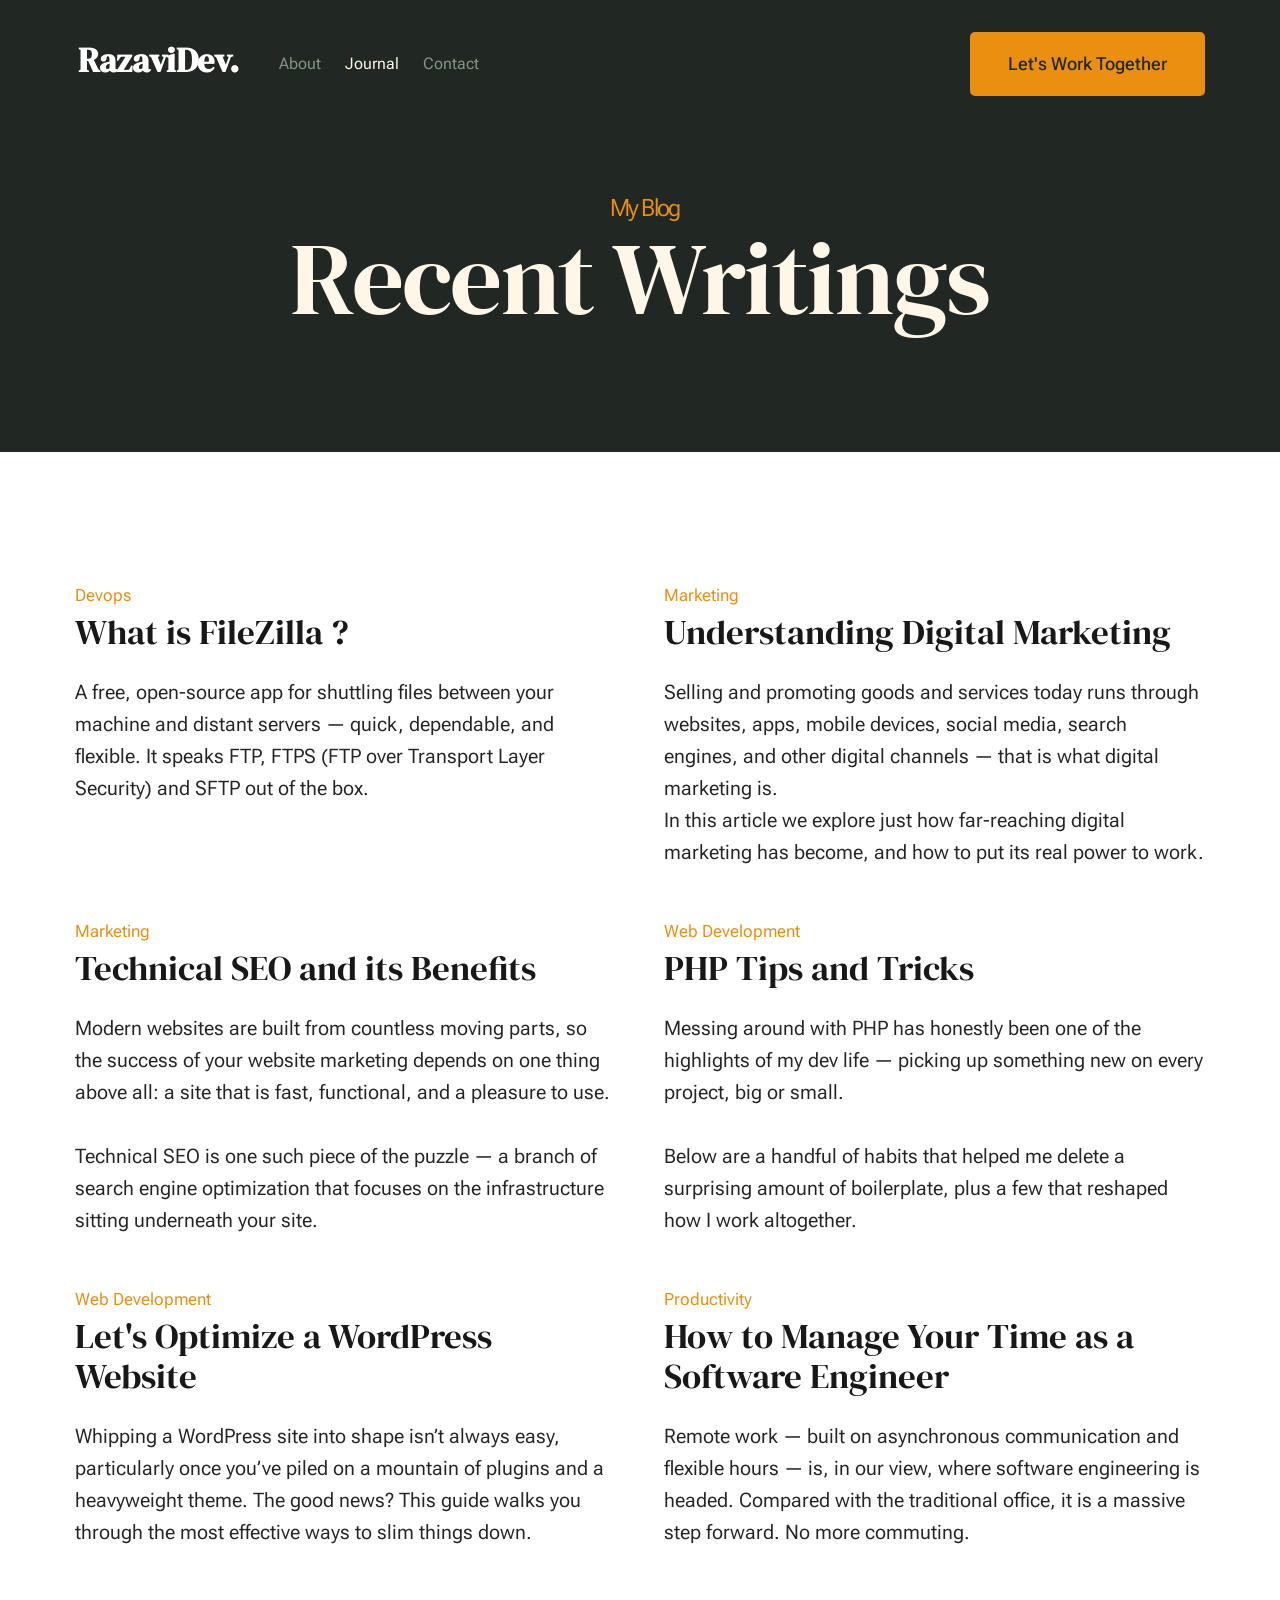
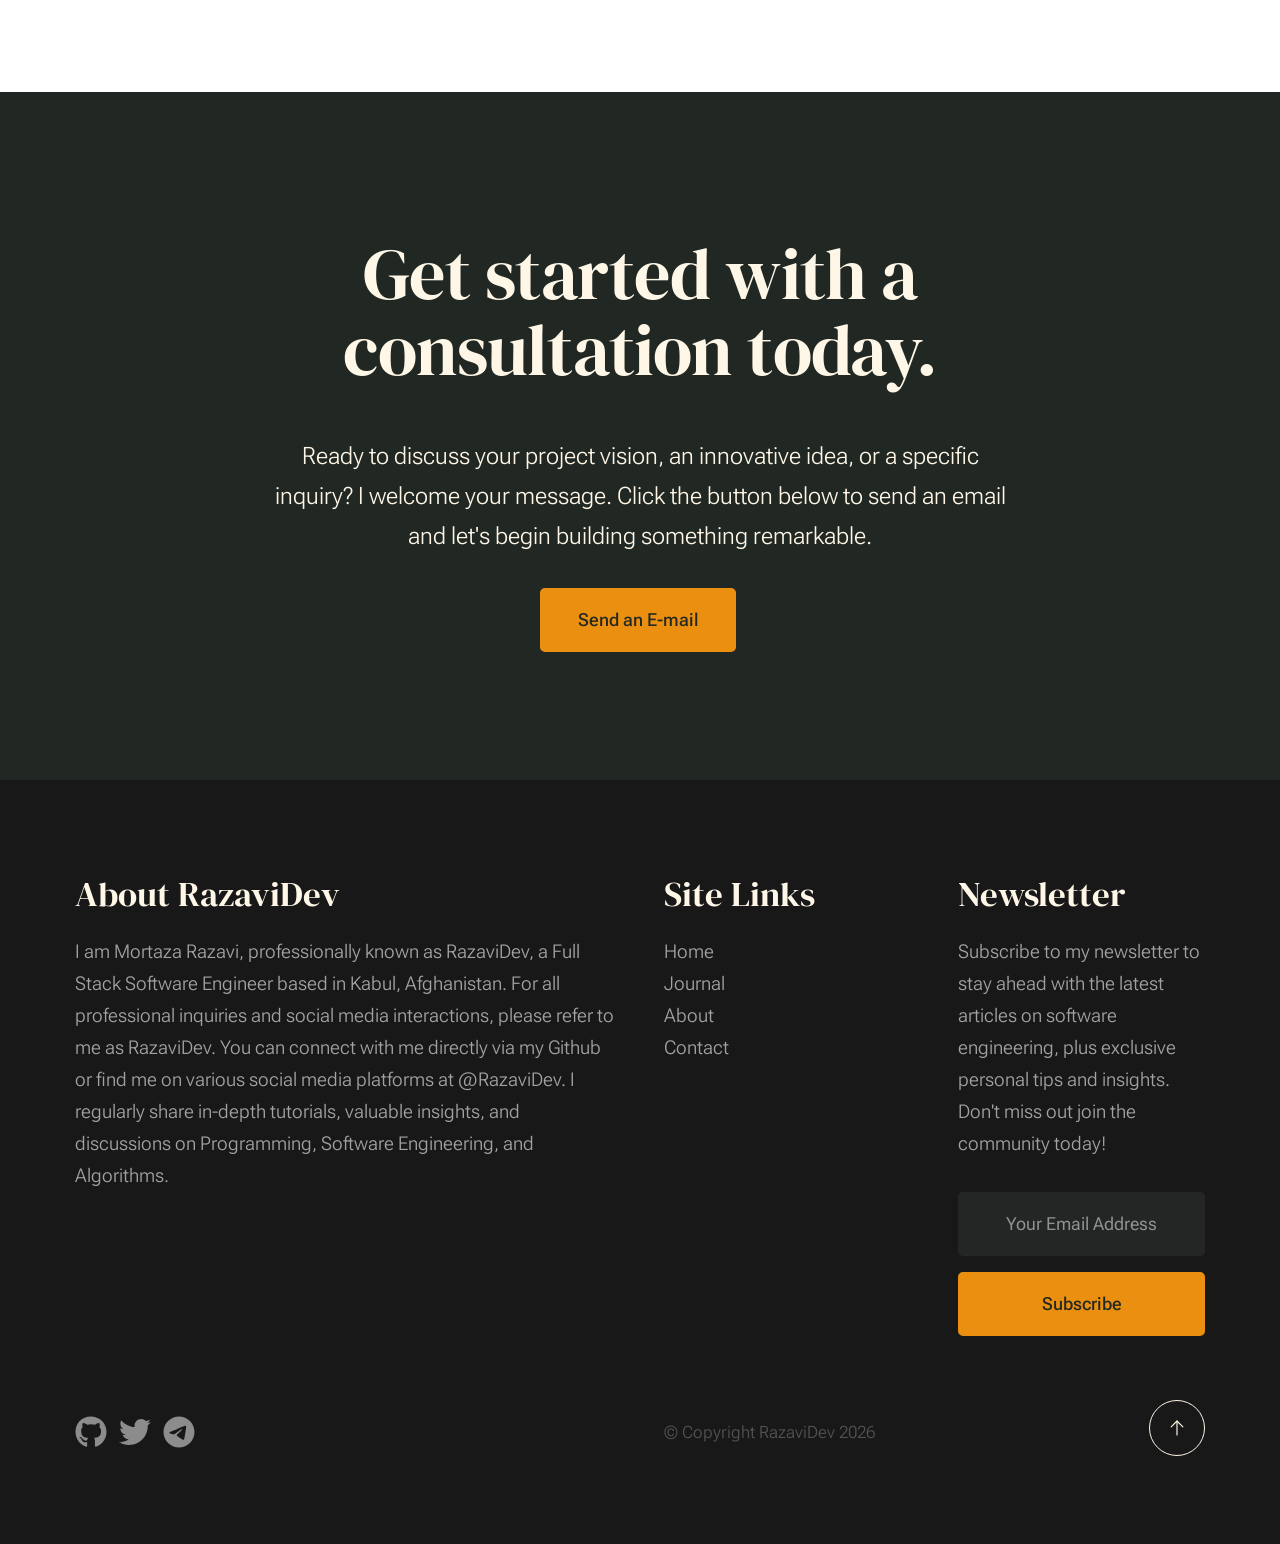
<file: blog.html>
<!DOCTYPE html>
<html lang="en" class="no-js">

<head>

    <!--- basic page needs
    ================================================== -->
    <meta charset="utf-8">
    <meta name="viewport" content="width=device-width, initial-scale=1">
    <title>RazaviDev Blog | Software Engineering, Web Development &amp; SEO Insights</title>

    <!-- SEO / discoverability
    ================================================== -->
    <meta name="description" content="The RazaviDev journal: practical articles on full stack software engineering, web development, PHP, WordPress performance, DevOps, technical SEO and digital marketing.">
    <!-- meta keywords: Google no longer uses these, but Bing/Yandex and some AI agents still read them -->
    <meta name="keywords" content="software engineering blog, web development articles, PHP tips, WordPress optimization, DevOps, technical SEO, digital marketing, programming blog, RazaviDev journal">
    <meta name="author" content="Mortaza Razavi (RazaviDev)">
    <link rel="canonical" href="https://razavidev.github.io/blog.html">
    <meta name="robots" content="index, follow, max-snippet:-1, max-image-preview:large, max-video-preview:-1">

    <!-- Open Graph (Facebook, LinkedIn, Discord, Slack, ...)
    ================================================== -->
    <meta property="og:type" content="website">
    <meta property="og:site_name" content="RazaviDev">
    <meta property="og:title" content="RazaviDev Blog | Software Engineering, Web Development &amp; SEO Insights">
    <meta property="og:description" content="The RazaviDev journal: practical articles on full stack software engineering, web development, PHP, WordPress performance, DevOps, technical SEO and digital marketing.">
    <meta property="og:url" content="https://razavidev.github.io/blog.html">
    <meta property="og:image" content="https://razavidev.github.io/images/thumbs/single/standard-1200.jpg">
    <meta property="og:image:width" content="1200">
    <meta property="og:image:height" content="720">
    <meta property="og:image:alt" content="RazaviDev Blog">
    <meta property="og:locale" content="en_US">

    <!-- Twitter / X
    ================================================== -->
    <meta name="twitter:card" content="summary_large_image">
    <meta name="twitter:title" content="RazaviDev Blog | Software Engineering, Web Development &amp; SEO Insights">
    <meta name="twitter:description" content="The RazaviDev journal: practical articles on full stack software engineering, web development, PHP, WordPress performance, DevOps, technical SEO and digital marketing.">
    <meta name="twitter:image" content="https://razavidev.github.io/images/thumbs/single/standard-1200.jpg">
    <meta name="twitter:image:alt" content="RazaviDev Blog">

    <!-- Structured data (Schema.org / JSON-LD): Blog -->
    <script type="application/ld+json">
    {
      "@context": "https://schema.org",
      "@type": "Blog",
      "name": "RazaviDev Blog",
      "url": "https://razavidev.github.io/blog.html",
      "description": "The RazaviDev journal: practical articles on full stack software engineering, web development, PHP, WordPress performance, DevOps, technical SEO and digital marketing.",
      "inLanguage": "en",
      "publisher": {
        "@type": "Person",
        "@id": "https://razavidev.github.io/#person",
        "name": "Mortaza Razavi",
        "url": "https://razavidev.github.io/"
      },
      "blogPost": [
        {
          "@type": "BlogPosting",
          "url": "https://razavidev.github.io/blog/how-to-manage-your-time-as-a-software-engineer.html",
          "headline": "How to Manage Your Time as a Software Engineer",
          "datePublished": "2023-12-15"
        },
        {
          "@type": "BlogPosting",
          "url": "https://razavidev.github.io/blog/lets-optimize-a-wordpress-website.html",
          "headline": "Let's Optimize a WordPress Website",
          "datePublished": "2024-02-09"
        },
        {
          "@type": "BlogPosting",
          "url": "https://razavidev.github.io/blog/php-tips-and-tricks.html",
          "headline": "PHP Tips and Tricks",
          "datePublished": "2024-07-27"
        },
        {
          "@type": "BlogPosting",
          "url": "https://razavidev.github.io/blog/technical-seo-and-its-benefits.html",
          "headline": "Technical SEO and its Benefits",
          "datePublished": "2024-08-11"
        },
        {
          "@type": "BlogPosting",
          "url": "https://razavidev.github.io/blog/understanding-digital-marketing.html",
          "headline": "Understanding Digital Marketing",
          "datePublished": "2024-11-15"
        },
        {
          "@type": "BlogPosting",
          "url": "https://razavidev.github.io/blog/what-is-filezilla.html",
          "headline": "What is FileZilla?",
          "datePublished": "2025-01-07"
        }
      ]
    }
    </script>

    <script>
        document.documentElement.classList.remove('no-js');
        document.documentElement.classList.add('js');
    </script>

    <!-- CSS
    ================================================== -->
    <link rel="stylesheet" href="css/vendor.css">
    <link rel="stylesheet" href="css/styles.css">

    <!-- favicons
    ================================================== -->
    <link rel="apple-touch-icon" sizes="180x180" href="favicon.png">
    <link rel="icon" type="image/png" sizes="32x32" href="favicon.png">
    <link rel="icon" type="image/png" sizes="16x16" href="favicon.png">
    <link rel="manifest" href="site.webmanifest">
</head>


<body id="top">
    <!-- preloader
    ================================================== -->
    <div id="preloader">
        <div id="loader" class="dots-fade">
            <div></div>
            <div></div>
            <div></div>
        </div>
    </div>


    <!-- page wrap
    ================================================== -->
    <div id="page" class="s-pagewrap">

        <!-- # site header 
        ================================================== -->
        <header class="s-header">

            <div class="row s-header__inner width-sixteen-col">

                <div class="s-header__block">
                    <div class="s-header__logo">
                        <a class="logo" href="index.html">
                            <!-- <img src="images/logo.svg" alt="Homepage"> -->
                            <h2>
                                RazaviDev.</h2>
                        </a>
                    </div>

                    <a class="s-header__menu-toggle" href="#0"><span>Menu</span></a>
                </div> <!-- end s-header__block -->

                <nav class="s-header__nav">

                    <ul class="s-header__menu-links">
                        <li><a href="about.html">About</a></li>
                        <li class="current"><a href="blog.html">Journal</a></li>
                        <li><a href="contact.html">Contact</a></li>
                    </ul> <!-- s-header__menu-links -->

                    <div class="s-header__contact">
                        <a href="contact.html" class="btn btn--primary s-header__contact-btn">Let's Work Together</a>
                    </div> <!-- s-header__contact -->

                </nav> <!-- end s-header__nav -->

            </div> <!-- end s-header__inner -->

        </header> <!-- end s-header -->


        <!-- # site main content
        ================================================== -->
        <section id="content" class="s-content">

            <section class="s-pageheader pageheader">
                <div class="row">
                    <div class="column xl-12">
                        <h1 class="page-title">
                            <span class="page-title__small-type text-pretitle">My Blog</span>
                            Recent Writings
                        </h1>
                    </div>
                </div>
            </section>

            <section class="s-pagecontent pagecontent">

                <div class="row">
                    <div class="column xl-12 grid-block">

                        <!-- <div class="grid-full">         -->
                        <div class="grid-full grid-list-items">

                            <div class="grid-list-items__item blog-card">
                                <div class="blog-card__header">
                                    <div class="blog-card__cat-links">
                                        <a href="blog.html">Devops</a>
                                    </div>
                                    <h3 class="blog-card__title"><a href="./blog/what-is-filezilla.html">What
                                            is FileZilla ?</a></h3>
                                </div>
                                <div class="blog-card__text">
                                    <p>A free, open-source app for shuttling files between your machine and distant
                                        servers — quick, dependable, and flexible. It speaks FTP, FTPS (FTP over
                                        Transport Layer Security) and SFTP out of the box.
                                    </p>
                                </div>
                            </div>

                            <div class="grid-list-items__item blog-card">
                                <div class="blog-card__header">
                                    <div class="blog-card__cat-links">
                                        <a href="blog.html">Marketing</a>
                                    </div>
                                    <h3 class="blog-card__title"><a
                                            href="./blog/understanding-digital-marketing.html">Understanding Digital
                                            Marketing</a>
                                    </h3>
                                </div>
                                <div class="blog-card__text">
                                    <p id="mntl-sc-block_2-0"
                                        class="comp mntl-sc-block finance-sc-block-html mntl-sc-block-html"> Selling
                                        and promoting goods and services today runs through websites, apps, mobile
                                        devices, social media, search engines, and other digital channels — that is
                                        what digital marketing is.
                                        <br>
                                        In this article we explore just how far-reaching digital marketing has
                                        become, and how to put its real power to work.
                                    </p>
                                </div>
                            </div>

                            <div class="grid-list-items__item blog-card">
                                <div class="blog-card__header">
                                    <div class="blog-card__cat-links">
                                        <a href="blog.html">Marketing</a>
                                    </div>
                                    <h3 class="blog-card__title"><a
                                            href="blog/technical-seo-and-its-benefits.html">Technical
                                            SEO and its Benefits</a></h3>
                                </div>
                                <div class="blog-card__text">
                                    <p>Modern websites are built from countless moving parts, so the success of your website
                                        marketing depends on one thing above all: a site that is fast, functional, and a
                                        pleasure to use.</p>
                                    <p>Technical SEO is one such piece of the puzzle — a branch of search engine
                                        optimization that focuses on the infrastructure sitting underneath your site.</p>
                                </div>
                            </div>

                            <div class="grid-list-items__item blog-card">
                                <div class="blog-card__header">
                                    <div class="blog-card__cat-links">
                                        <a href="blog.html">Web Development</a>
                                    </div>
                                    <h3 class="blog-card__title"><a href="blog/php-tips-and-tricks.html">PHP
                                            Tips
                                            and Tricks</a></h3>
                                </div>
                                <div class="blog-card__text">
                                    <p>Messing around with PHP has honestly been one of the highlights of my dev life —
                                        picking up something new on every project, big or small.</p>

                                    <p>Below are a handful of habits that helped me delete a surprising amount of
                                        boilerplate, plus a few that reshaped how I work altogether.</p>
                                </div>
                            </div>

                            <div class="grid-list-items__item blog-card">
                                <div class="blog-card__header">
                                    <div class="blog-card__cat-links">
                                        <a href="blog.html">Web Development</a>
                                    </div>
                                    <h3 class="blog-card__title"><a href="blog/lets-optimize-a-wordpress-website.html">Let&#39;s
                                            Optimize a WordPress Website</a></h3>
                                </div>
                                <div class="blog-card__text">
                                    <p>
                                        Whipping a WordPress site into shape isn’t always easy, particularly once
                                        you’ve piled on a mountain of plugins and a heavyweight theme. The good news?
                                        This guide walks you through the most effective ways to slim things down.
                                    </p>
                                </div>
                            </div>

                            <div class="grid-list-items__item blog-card">
                                <div class="blog-card__header">
                                    <div class="blog-card__cat-links">
                                        <a href="blog.html">Productivity</a>
                                    </div>
                                    <h3 class="blog-card__title"><a href="blog/how-to-manage-your-time-as-a-software-engineer.html">How to
                                            Manage Your Time as a Software Engineer</a></h3>
                                </div>
                                <div class="blog-card__text">
                                    <p>
                                        Remote work — built on asynchronous communication and flexible hours — is,
                                        in our view, where software engineering is headed. Compared with the
                                        traditional office, it is a massive step forward. No more commuting.
                                    </p>
                                </div>
                            </div>

                        </div>
                    </div>
                </div> <!-- end row -->

                <!-- pagination -->
                <!-- <div class="row navigation pagination">
                    <div class="column xl-12">
                        <nav class="pgn">
                            <ul>
                                <li>
                                    <a class="pgn__prev" href="#0">
                                        <svg xmlns="http://www.w3.org/2000/svg" width="24" height="24"
                                            viewBox="0 0 24 24">
                                            <path
                                                d="M12.707 17.293L8.414 13H18v-2H8.414l4.293-4.293-1.414-1.414L4.586 12l6.707 6.707z" />
                                        </svg>
                                    </a>
                                </li>
                                <li><a class="pgn__num" href="#0">1</a></li>
                                <li><span class="pgn__num current">2</span></li>
                                <li><a class="pgn__num" href="#0">3</a></li>
                                <li><a class="pgn__num" href="#0">4</a></li>
                                <li><a class="pgn__num" href="#0">5</a></li>
                                <li><span class="pgn__num dots">…</span></li>
                                <li><a class="pgn__num" href="#0">8</a></li>
                                <li>
                                    <a class="pgn__next" href="#0">
                                        <svg xmlns="http://www.w3.org/2000/svg" width="24" height="24"
                                            viewBox="0 0 24 24">
                                            <path
                                                d="M11.293 17.293l1.414 1.414L19.414 12l-6.707-6.707-1.414 1.414L15.586 11H6v2h9.586z" />
                                        </svg>
                                    </a>
                                </li>
                            </ul>
                        </nav>
                    </div> 
                </div> -->

            </section>

        </section> <!-- s-content-->

        <!-- # cta
        ================================================== -->
        <section id="cta" class="s-cta">

            <div class="row row-x-center text-center">
                <div class="column xl-8 lg-12">

                    <div class="s-cta__content">
                        <h2 class="text-display-title">
                            Get started with a consultation today.
                        </h2>
                        <p class="lead">
                            Ready to discuss your project vision, an innovative idea, or a specific inquiry? I welcome
                            your message. Click the button below to send an email and let's begin building something
                            remarkable.
                        </p>
                        <a href="mailto:mr.razavidev@gmail.com" class="btn btn--primary">Send an E-mail</a>

                    </div>

                </div>
            </div>

        </section> <!-- end s-cta -->


        <!-- # footer 
        ================================================== -->
        <footer class="s-footer">
            <div class="row s-footer__content">
                <div class="column xl-6 lg-6 md-12 s-footer__block s-footer__about">
                    <h3>About RazaviDev</h3>
                    <p>
                        I am Mortaza Razavi, professionally known as RazaviDev, a Full Stack Software Engineer based in
                        Kabul, Afghanistan. For all professional inquiries and social media interactions, please refer
                        to me as RazaviDev. You can connect with me directly via my Github or find me on various social
                        media platforms at @RazaviDev. I regularly share
                        in-depth tutorials, valuable insights, and discussions on Programming, Software Engineering, and
                        Algorithms.
                    </p>
                </div>
                <div class="column xl-3 lg-6 md-12 s-footer__block s-footer__site-links">
                    <h3>Site Links</h3>
                    <ul class="link-list">
                        <li><a href="index.html">Home</a></li>
                        <li><a href="blog.html">Journal</a></li>
                        <li><a href="about.html">About</a></li>
                        <li><a href="contact.html">Contact</a></li>
                        <!-- <li><a href="">DreamHost</a></li> -->
                    </ul>
                </div>
                <div class="column xl-3 lg-6 md-12 tab-12 s-footer__block s-footer__newsletter">
                    <h3>Newsletter</h3>
                    <p>
                        Subscribe to my newsletter to stay ahead with the latest articles on software engineering, plus
                        exclusive personal tips and insights. Don't miss out join the community today!
                    </p>

                    <div class="subscribe-form">
                        <form id="mc-form" class="mc-form" novalidate="true">
                            <input type="email" name="EMAIL" id="mce-EMAIL" class="u-fullwidth text-center"
                                placeholder="Your Email Address"
                                title="The domain portion of the email address is invalid (the portion after the @)."
                                pattern="^([^\x00-\x20\x22\x28\x29\x2c\x2e\x3a-\x3c\x3e\x40\x5b-\x5d\x7f-\xff]+|\x22([^\x0d\x22\x5c\x80-\xff]|\x5c[\x00-\x7f])*\x22)(\x2e([^\x00-\x20\x22\x28\x29\x2c\x2e\x3a-\x3c\x3e\x40\x5b-\x5d\x7f-\xff]+|\x22([^\x0d\x22\x5c\x80-\xff]|\x5c[\x00-\x7f])*\x22))*\x40([^\x00-\x20\x22\x28\x29\x2c\x2e\x3a-\x3c\x3e\x40\x5b-\x5d\x7f-\xff]+|\x5b([^\x0d\x5b-\x5d\x80-\xff]|\x5c[\x00-\x7f])*\x5d)(\x2e([^\x00-\x20\x22\x28\x29\x2c\x2e\x3a-\x3c\x3e\x40\x5b-\x5d\x7f-\xff]+|\x5b([^\x0d\x5b-\x5d\x80-\xff]|\x5c[\x00-\x7f])*\x5d))*(\.\w{2,})+$"
                                required="">
                            <input type="submit" name="subscribe" value="Subscribe"
                                class="btn btn--primary btn--small u-fullwidth">
                            <!-- <div style="position: absolute; left: -5000px;" aria-hidden="true"><input type="text" name="b_cdb7b577e41181934ed6a6a44_9a91cfe7b3" tabindex="-1" value=""></div> -->
                            <div class="mc-status"></div>
                        </form>
                    </div>
                </div>
            </div>

            <div class="row s-footer__bottom">
                <div class="column xl-6 lg-12">
                    <ul class="s-footer__social social-list">
                        <li>
                            <a href="https://github.com/razavidev">
                                <svg xmlns="http://www.w3.org/2000/svg"
                                    viewBox="0 0 496 512"><!--! Font Awesome Free 6.4.2 by @fontawesome - https://fontawesome.com License - https://fontawesome.com/license/free (Icons: CC BY 4.0, Fonts: SIL OFL 1.1, Code: MIT License) Copyright 2023 Fonticons, Inc. -->
                                    <path
                                        d="M165.9 397.4c0 2-2.3 3.6-5.2 3.6-3.3.3-5.6-1.3-5.6-3.6 0-2 2.3-3.6 5.2-3.6 3-.3 5.6 1.3 5.6 3.6zm-31.1-4.5c-.7 2 1.3 4.3 4.3 4.9 2.6 1 5.6 0 6.2-2s-1.3-4.3-4.3-5.2c-2.6-.7-5.5.3-6.2 2.3zm44.2-1.7c-2.9.7-4.9 2.6-4.6 4.9.3 2 2.9 3.3 5.9 2.6 2.9-.7 4.9-2.6 4.6-4.6-.3-1.9-3-3.2-5.9-2.9zM244.8 8C106.1 8 0 113.3 0 252c0 110.9 69.8 205.8 169.5 239.2 12.8 2.3 17.3-5.6 17.3-12.1 0-6.2-.3-40.4-.3-61.4 0 0-70 15-84.7-29.8 0 0-11.4-29.1-27.8-36.6 0 0-22.9-15.7 1.6-15.4 0 0 24.9 2 38.6 25.8 21.9 38.6 58.6 27.5 72.9 20.9 2.3-16 8.8-27.1 16-33.7-55.9-6.2-112.3-14.3-112.3-110.5 0-27.5 7.6-41.3 23.6-58.9-2.6-6.5-11.1-33.3 2.6-67.9 20.9-6.5 69 27 69 27 20-5.6 41.5-8.5 62.8-8.5s42.8 2.9 62.8 8.5c0 0 48.1-33.6 69-27 13.7 34.7 5.2 61.4 2.6 67.9 16 17.7 25.8 31.5 25.8 58.9 0 96.5-58.9 104.2-114.8 110.5 9.2 7.9 17 22.9 17 46.4 0 33.7-.3 75.4-.3 83.6 0 6.5 4.6 14.4 17.3 12.1C428.2 457.8 496 362.9 496 252 496 113.3 383.5 8 244.8 8zM97.2 352.9c-1.3 1-1 3.3.7 5.2 1.6 1.6 3.9 2.3 5.2 1 1.3-1 1-3.3-.7-5.2-1.6-1.6-3.9-2.3-5.2-1zm-10.8-8.1c-.7 1.3.3 2.9 2.3 3.9 1.6 1 3.6.7 4.3-.7.7-1.3-.3-2.9-2.3-3.9-2-.6-3.6-.3-4.3.7zm32.4 35.6c-1.6 1.3-1 4.3 1.3 6.2 2.3 2.3 5.2 2.6 6.5 1 1.3-1.3.7-4.3-1.3-6.2-2.2-2.3-5.2-2.6-6.5-1zm-11.4-14.7c-1.6 1-1.6 3.6 0 5.9 1.6 2.3 4.3 3.3 5.6 2.3 1.6-1.3 1.6-3.9 0-6.2-1.4-2.3-4-3.3-5.6-2z">
                                    </path>
                                </svg>
                                <span class="u-screen-reader-text">Github</span>
                            </a>
                        </li>
                        <li>
                            <a href="https://twitter.com/razavidev">
                                <svg xmlns="http://www.w3.org/2000/svg"
                                    viewBox="0 0 512 512"><!--! Font Awesome Free 6.4.2 by @fontawesome - https://fontawesome.com License - https://fontawesome.com/license/free (Icons: CC BY 4.0, Fonts: SIL OFL 1.1, Code: MIT License) Copyright 2023 Fonticons, Inc. -->
                                    <path
                                        d="M459.37 151.716c.325 4.548.325 9.097.325 13.645 0 138.72-105.583 298.558-298.558 298.558-59.452 0-114.68-17.219-161.137-47.106 8.447.974 16.568 1.299 25.34 1.299 49.055 0 94.213-16.568 130.274-44.832-46.132-.975-84.792-31.188-98.112-72.772 6.498.974 12.995 1.624 19.818 1.624 9.421 0 18.843-1.3 27.614-3.573-48.081-9.747-84.143-51.98-84.143-102.985v-1.299c13.969 7.797 30.214 12.67 47.431 13.319-28.264-18.843-46.781-51.005-46.781-87.391 0-19.492 5.197-37.36 14.294-52.954 51.655 63.675 129.3 105.258 216.365 109.807-1.624-7.797-2.599-15.918-2.599-24.04 0-57.828 46.782-104.934 104.934-104.934 30.213 0 57.502 12.67 76.67 33.137 23.715-4.548 46.456-13.32 66.599-25.34-7.798 24.366-24.366 44.833-46.132 57.827 21.117-2.273 41.584-8.122 60.426-16.243-14.292 20.791-32.161 39.308-52.628 54.253z">
                                    </path>
                                </svg>
                                <span class="u-screen-reader-text">Twitter</span>
                            </a>
                        </li>
                        <li>
                            <a href="https://t.me/razavidev">
                                <svg xmlns="http://www.w3.org/2000/svg"
                                    viewBox="0 0 496 512"><!--! Font Awesome Free 6.4.2 by @fontawesome - https://fontawesome.com License - https://fontawesome.com/license/free (Icons: CC BY 4.0, Fonts: SIL OFL 1.1, Code: MIT License) Copyright 2023 Fonticons, Inc. -->
                                    <path
                                        d="M248,8C111.033,8,0,119.033,0,256S111.033,504,248,504,496,392.967,496,256,384.967,8,248,8ZM362.952,176.66c-3.732,39.215-19.881,134.378-28.1,178.3-3.476,18.584-10.322,24.816-16.948,25.425-14.4,1.326-25.338-9.517-39.287-18.661-21.827-14.308-34.158-23.215-55.346-37.177-24.485-16.135-8.612-25,5.342-39.5,3.652-3.793,67.107-61.51,68.335-66.746.153-.655.3-3.1-1.154-4.384s-3.59-.849-5.135-.5q-3.283.746-104.608,69.142-14.845,10.194-26.894,9.934c-8.855-.191-25.888-5.006-38.551-9.123-15.531-5.048-27.875-7.717-26.8-16.291q.84-6.7,18.45-13.7,108.446-47.248,144.628-62.3c68.872-28.647,83.183-33.623,92.511-33.789,2.052-.034,6.639.474,9.61,2.885a10.452,10.452,0,0,1,3.53,6.716A43.765,43.765,0,0,1,362.952,176.66Z">
                                    </path>
                                </svg>
                                <span class="u-screen-reader-text">Instagram</span>
                            </a>
                        </li>
                    </ul> <!-- end s-footer__social -->
                </div>
                <div class="column xl-6 lg-12">
                    <p class="ss-copyright">
                        <span>© Copyright RazaviDev
                            <script>document.write(new Date().getFullYear())</script>
                        </span>
                    </p>
                </div>

                <div class="ss-go-top">
                    <a class="smoothscroll" title="Back to Top" href="#top">
                        <svg xmlns="http://www.w3.org/2000/svg" viewBox="0 0 24 24" width="36" height="36" fill="none"
                            stroke="#ffffff" stroke-width="1" stroke-linecap="round" stroke-linejoin="round">&lt;!--!
                            Atomicons Free 1.00 by @atisalab License - https://atomicons.com/license/ (Icons: CC BY 4.0)
                            Copyright 2021 Atomicons --&gt;<polyline points="17 11 12 6 7 11"></polyline>
                            <line x1="12" y1="18" x2="12" y2="6"></line>
                        </svg>
                    </a>
                </div> <!-- end ss-go-top -->
            </div>

        </footer> <!-- end s-footer -->

    </div> <!-- end page-wrap -->

    <!-- Java Script
    ================================================== -->
    <script src="js/plugins.js"></script>
    <script src="js/main.js"></script>

</body>

</html>
</file>
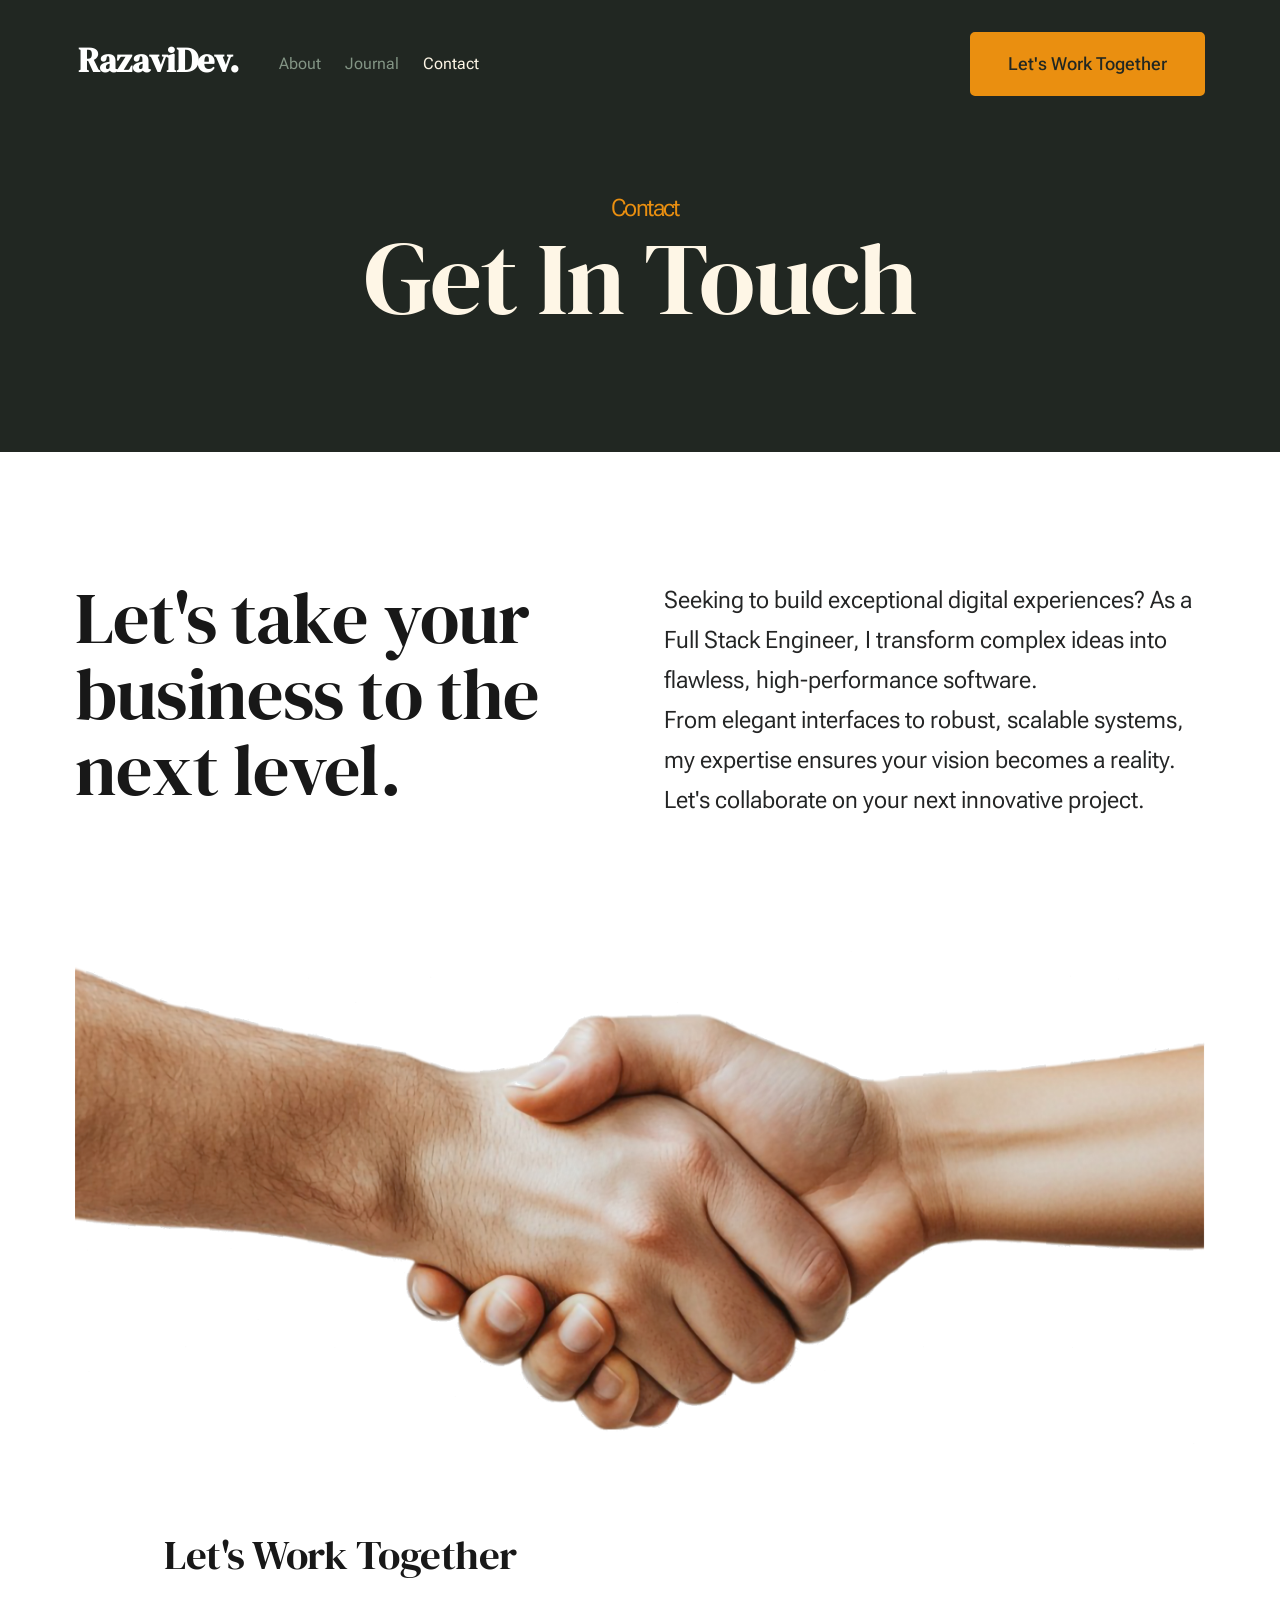
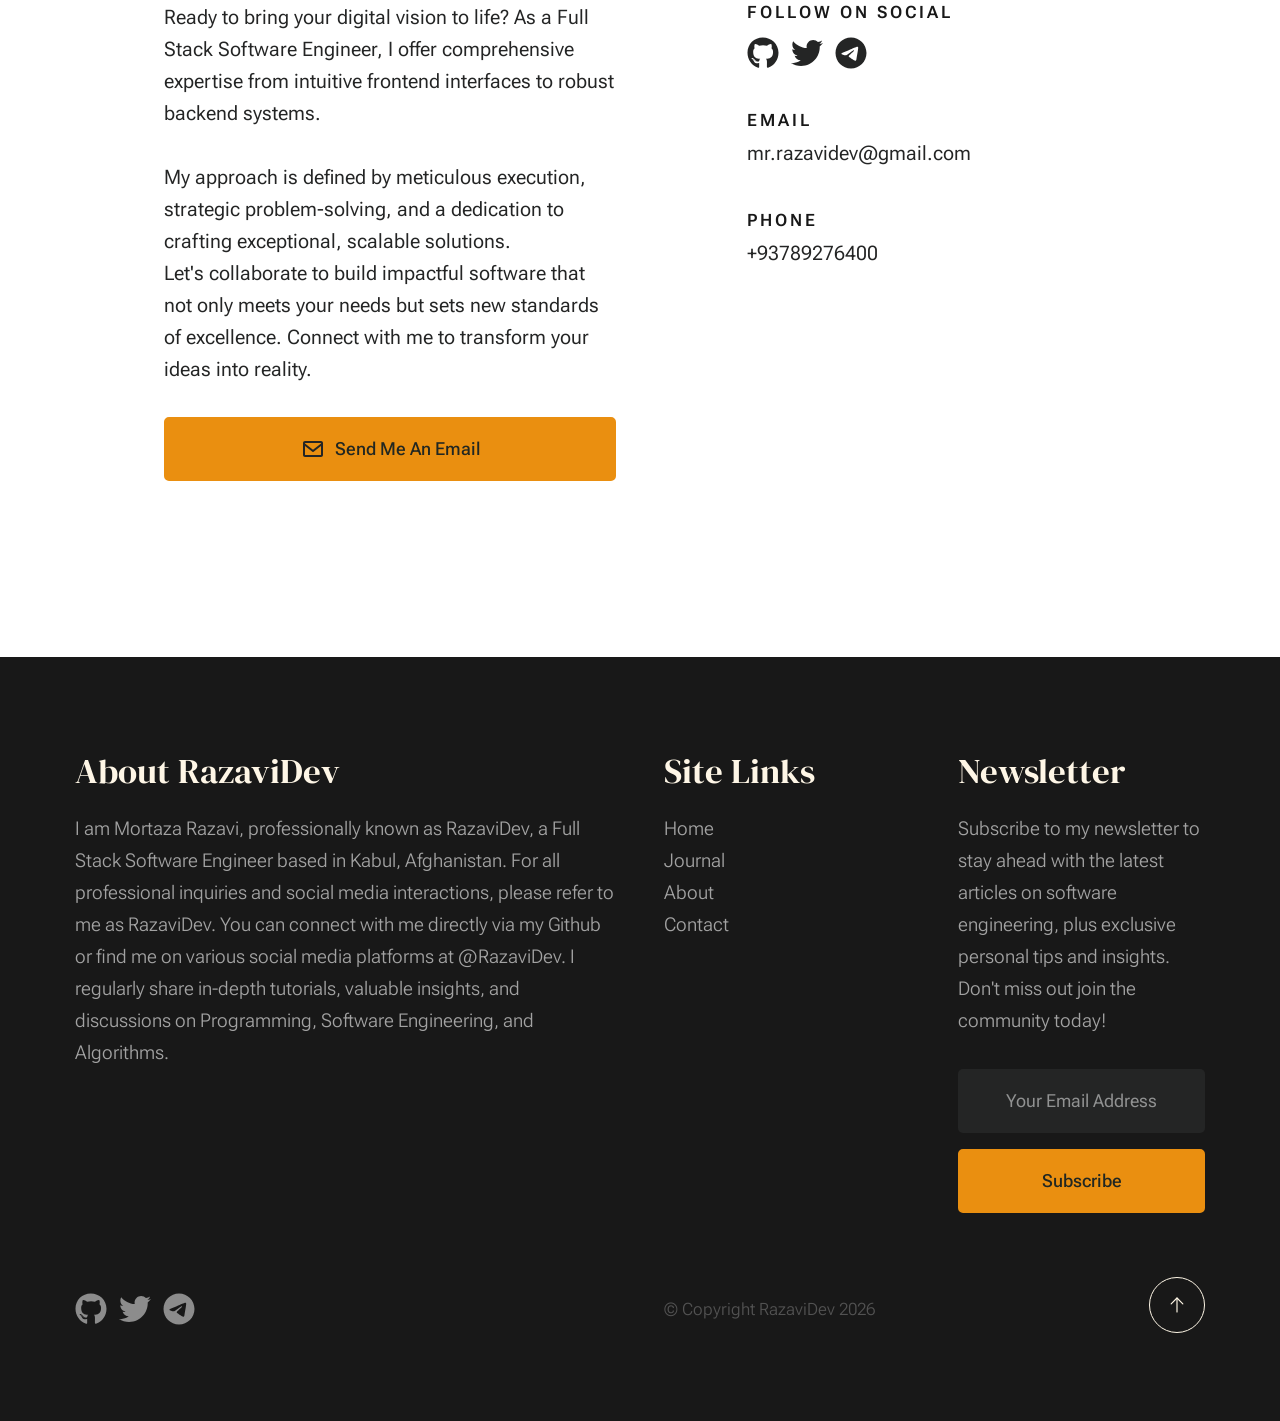
<file: contact.html>
<!DOCTYPE html>
<html lang="en" class="no-js">

<head>

    <!--- basic page needs
    ================================================== -->
    <meta charset="utf-8">
    <meta name="viewport" content="width=device-width, initial-scale=1">
    <title>Contact RazaviDev | Hire a Full Stack Software Engineer</title>

    <!-- SEO / discoverability
    ================================================== -->
    <meta name="description" content="Contact Mortaza Razavi (RazaviDev) to discuss your project. As a Full Stack Software Engineer I turn complex ideas into fast, scalable, high-performance software. Let us work together.">
    <!-- meta keywords: Google no longer uses these, but Bing/Yandex and some AI agents still read them -->
    <meta name="keywords" content="contact RazaviDev, hire software engineer, freelance full stack developer, Mortaza Razavi contact, software development services, web development project inquiry">
    <meta name="author" content="Mortaza Razavi (RazaviDev)">
    <link rel="canonical" href="https://razavidev.github.io/contact.html">
    <meta name="robots" content="index, follow, max-snippet:-1, max-image-preview:large, max-video-preview:-1">

    <!-- Open Graph (Facebook, LinkedIn, Discord, Slack, ...)
    ================================================== -->
    <meta property="og:type" content="website">
    <meta property="og:site_name" content="RazaviDev">
    <meta property="og:title" content="Contact RazaviDev | Hire a Full Stack Software Engineer">
    <meta property="og:description" content="Contact Mortaza Razavi (RazaviDev) to discuss your project. As a Full Stack Software Engineer I turn complex ideas into fast, scalable, high-performance software. Let us work together.">
    <meta property="og:url" content="https://razavidev.github.io/contact.html">
    <meta property="og:image" content="https://razavidev.github.io/images/thumbs/contact/contact-1200.jpg">
    <meta property="og:image:width" content="1200">
    <meta property="og:image:height" content="720">
    <meta property="og:image:alt" content="Contact RazaviDev">
    <meta property="og:locale" content="en_US">

    <!-- Twitter / X
    ================================================== -->
    <meta name="twitter:card" content="summary_large_image">
    <meta name="twitter:title" content="Contact RazaviDev | Hire a Full Stack Software Engineer">
    <meta name="twitter:description" content="Contact Mortaza Razavi (RazaviDev) to discuss your project. As a Full Stack Software Engineer I turn complex ideas into fast, scalable, high-performance software. Let us work together.">
    <meta name="twitter:image" content="https://razavidev.github.io/images/thumbs/contact/contact-1200.jpg">
    <meta name="twitter:image:alt" content="Contact RazaviDev">

    <script>
        document.documentElement.classList.remove('no-js');
        document.documentElement.classList.add('js');
    </script>

    <!-- CSS
    ================================================== -->
    <link rel="stylesheet" href="css/vendor.css">
    <link rel="stylesheet" href="css/styles.css">

    <!-- favicons
    ================================================== -->
    <link rel="apple-touch-icon" sizes="180x180" href="favicon.png">
    <link rel="icon" type="image/png" sizes="32x32" href="favicon.png">
    <link rel="icon" type="image/png" sizes="16x16" href="favicon.png">
    <link rel="manifest" href="site.webmanifest">

</head>


<body id="top">


    <!-- preloader
    ================================================== -->
    <div id="preloader">
        <div id="loader" class="dots-fade">
            <div></div>
            <div></div>
            <div></div>
        </div>
    </div>


    <!-- page wrap
    ================================================== -->
    <div id="page" class="s-pagewrap">


        <!-- # site header 
        ================================================== -->
        <header class="s-header">
            <div class="row s-header__inner width-sixteen-col">

                <div class="s-header__block">
                    <div class="s-header__logo">
                        <a class="logo" href="index.html">
                            <!-- <img src="images/logo.svg" alt="Homepage"> -->
                            <h2>
                                RazaviDev.</h2>
                        </a>
                    </div>

                    <a class="s-header__menu-toggle" href="#0"><span>Menu</span></a>
                </div> <!-- end s-header__block -->

                <nav class="s-header__nav">

                    <ul class="s-header__menu-links">
                        <li><a href="about.html">About</a></li>
                        <li><a href="blog.html">Journal</a></li>
                        <li class="current"><a href="contact.html">Contact</a></li>
                    </ul> <!-- s-header__menu-links -->

                    <div class="s-header__contact">
                        <a href="contact.html" class="btn btn--primary s-header__contact-btn">Let's Work Together</a>
                    </div> <!-- s-header__contact -->

                </nav> <!-- end s-header__nav -->

            </div> <!-- end s-header__inner -->
        </header> <!-- end s-header -->


        <!-- # site main content
        ================================================== -->
        <section id="content" class="s-content">

            <section class="s-pageheader pageheader">
                <div class="row">
                    <div class="column xl-12">
                        <h1 class="page-title">
                            <span class="page-title__small-type text-pretitle">Contact</span>
                            Get In Touch
                        </h1>
                    </div>
                </div>
            </section> <!--pageheader -->

            <section class="s-pagecontent pagecontent">

                <div class="row pageintro">
                    <div class="column xl-6 lg-12">
                        <h2 class="text-display-title">Let's take your business to the next level.</h2>
                    </div>
                    <div class="column xl-6 lg-12 u-flexitem-x-right">
                        <p class="lead">
                            Seeking to build exceptional digital experiences? As a Full Stack Engineer, I transform
                            complex ideas into flawless, high-performance software. <br> From elegant interfaces to robust,
                            scalable systems, my expertise ensures your vision becomes a reality. Let's collaborate on
                            your next innovative project.
                        </p>
                    </div>
                </div> <!-- pageintro -->

                <div class="row pagemedia">
                    <d class="column xl-12">
                        <img src="images/handshake.png" alt="">
                    </d>
                </div> <!-- pagemedia -->

                <div class="row width-narrower pagemain">
                    <div class="column xl-12">
                        <h2>Let's Work Together</h2>

                        <div class="row">
                            <div class="column xl-6 md-12 contact-cta">
                                <p>
                                    Ready to bring your digital vision to life? As a Full Stack Software Engineer, I
                                    offer comprehensive expertise from intuitive frontend interfaces to robust backend
                                    systems. <br><br> My approach is defined by meticulous execution, strategic problem-solving,
                                    and a dedication to crafting exceptional, scalable solutions. <br> Let's collaborate to
                                    build impactful software that not only meets your needs but sets new standards of
                                    excellence. Connect with me to transform your ideas into reality.
                                </p>

                                <a href="mailto:mr.razavidev@gmail.com"
                                    class="btn btn--primary u-fullwidth contact-btn">
                                    <svg xmlns="http://www.w3.org/2000/svg" width="24" height="24" viewBox="0 0 24 24"
                                        style="fill: rgba(0, 0, 0, 1);transform: none;msFilter: none;">
                                        <path
                                            d="M20 4H4c-1.103 0-2 .897-2 2v12c0 1.103.897 2 2 2h16c1.103 0 2-.897 2-2V6c0-1.103-.897-2-2-2zm0 2v.511l-8 6.223-8-6.222V6h16zM4 18V9.044l7.386 5.745a.994.994 0 0 0 1.228 0L20 9.044 20.002 18H4z">
                                        </path>
                                    </svg>
                                    Send Me An Email
                                </a>
                            </div>
                            <div class="column xl-5 md-12 u-flexitem-x-right">

                                <div class="contact-block">
                                    <h6>Follow On Social</h6>
                                    <ul class="contact-social social-list">
                                        <li>
                                            <a href="https://github.com/razavidev">
                                                <svg xmlns="http://www.w3.org/2000/svg"
                                                    viewBox="0 0 496 512"><!--! Font Awesome Free 6.4.2 by @fontawesome - https://fontawesome.com License - https://fontawesome.com/license/free (Icons: CC BY 4.0, Fonts: SIL OFL 1.1, Code: MIT License) Copyright 2023 Fonticons, Inc. -->
                                                    <path
                                                        d="M165.9 397.4c0 2-2.3 3.6-5.2 3.6-3.3.3-5.6-1.3-5.6-3.6 0-2 2.3-3.6 5.2-3.6 3-.3 5.6 1.3 5.6 3.6zm-31.1-4.5c-.7 2 1.3 4.3 4.3 4.9 2.6 1 5.6 0 6.2-2s-1.3-4.3-4.3-5.2c-2.6-.7-5.5.3-6.2 2.3zm44.2-1.7c-2.9.7-4.9 2.6-4.6 4.9.3 2 2.9 3.3 5.9 2.6 2.9-.7 4.9-2.6 4.6-4.6-.3-1.9-3-3.2-5.9-2.9zM244.8 8C106.1 8 0 113.3 0 252c0 110.9 69.8 205.8 169.5 239.2 12.8 2.3 17.3-5.6 17.3-12.1 0-6.2-.3-40.4-.3-61.4 0 0-70 15-84.7-29.8 0 0-11.4-29.1-27.8-36.6 0 0-22.9-15.7 1.6-15.4 0 0 24.9 2 38.6 25.8 21.9 38.6 58.6 27.5 72.9 20.9 2.3-16 8.8-27.1 16-33.7-55.9-6.2-112.3-14.3-112.3-110.5 0-27.5 7.6-41.3 23.6-58.9-2.6-6.5-11.1-33.3 2.6-67.9 20.9-6.5 69 27 69 27 20-5.6 41.5-8.5 62.8-8.5s42.8 2.9 62.8 8.5c0 0 48.1-33.6 69-27 13.7 34.7 5.2 61.4 2.6 67.9 16 17.7 25.8 31.5 25.8 58.9 0 96.5-58.9 104.2-114.8 110.5 9.2 7.9 17 22.9 17 46.4 0 33.7-.3 75.4-.3 83.6 0 6.5 4.6 14.4 17.3 12.1C428.2 457.8 496 362.9 496 252 496 113.3 383.5 8 244.8 8zM97.2 352.9c-1.3 1-1 3.3.7 5.2 1.6 1.6 3.9 2.3 5.2 1 1.3-1 1-3.3-.7-5.2-1.6-1.6-3.9-2.3-5.2-1zm-10.8-8.1c-.7 1.3.3 2.9 2.3 3.9 1.6 1 3.6.7 4.3-.7.7-1.3-.3-2.9-2.3-3.9-2-.6-3.6-.3-4.3.7zm32.4 35.6c-1.6 1.3-1 4.3 1.3 6.2 2.3 2.3 5.2 2.6 6.5 1 1.3-1.3.7-4.3-1.3-6.2-2.2-2.3-5.2-2.6-6.5-1zm-11.4-14.7c-1.6 1-1.6 3.6 0 5.9 1.6 2.3 4.3 3.3 5.6 2.3 1.6-1.3 1.6-3.9 0-6.2-1.4-2.3-4-3.3-5.6-2z">
                                                    </path>
                                                </svg>
                                                <span class="u-screen-reader-text">Github</span>
                                            </a>
                                        </li>
                                        <li>
                                            <a href="https://twitter.com/razavidev">
                                                <svg xmlns="http://www.w3.org/2000/svg"
                                                    viewBox="0 0 512 512"><!--! Font Awesome Free 6.4.2 by @fontawesome - https://fontawesome.com License - https://fontawesome.com/license/free (Icons: CC BY 4.0, Fonts: SIL OFL 1.1, Code: MIT License) Copyright 2023 Fonticons, Inc. -->
                                                    <path
                                                        d="M459.37 151.716c.325 4.548.325 9.097.325 13.645 0 138.72-105.583 298.558-298.558 298.558-59.452 0-114.68-17.219-161.137-47.106 8.447.974 16.568 1.299 25.34 1.299 49.055 0 94.213-16.568 130.274-44.832-46.132-.975-84.792-31.188-98.112-72.772 6.498.974 12.995 1.624 19.818 1.624 9.421 0 18.843-1.3 27.614-3.573-48.081-9.747-84.143-51.98-84.143-102.985v-1.299c13.969 7.797 30.214 12.67 47.431 13.319-28.264-18.843-46.781-51.005-46.781-87.391 0-19.492 5.197-37.36 14.294-52.954 51.655 63.675 129.3 105.258 216.365 109.807-1.624-7.797-2.599-15.918-2.599-24.04 0-57.828 46.782-104.934 104.934-104.934 30.213 0 57.502 12.67 76.67 33.137 23.715-4.548 46.456-13.32 66.599-25.34-7.798 24.366-24.366 44.833-46.132 57.827 21.117-2.273 41.584-8.122 60.426-16.243-14.292 20.791-32.161 39.308-52.628 54.253z">
                                                    </path>
                                                </svg>
                                                <span class="u-screen-reader-text">Twitter</span>
                                            </a>
                                        </li>
                                        <li>
                                            <a href="https://t.me/razavidev">
                                                <svg xmlns="http://www.w3.org/2000/svg"
                                                    viewBox="0 0 496 512"><!--! Font Awesome Free 6.4.2 by @fontawesome - https://fontawesome.com License - https://fontawesome.com/license/free (Icons: CC BY 4.0, Fonts: SIL OFL 1.1, Code: MIT License) Copyright 2023 Fonticons, Inc. -->
                                                    <path
                                                        d="M248,8C111.033,8,0,119.033,0,256S111.033,504,248,504,496,392.967,496,256,384.967,8,248,8ZM362.952,176.66c-3.732,39.215-19.881,134.378-28.1,178.3-3.476,18.584-10.322,24.816-16.948,25.425-14.4,1.326-25.338-9.517-39.287-18.661-21.827-14.308-34.158-23.215-55.346-37.177-24.485-16.135-8.612-25,5.342-39.5,3.652-3.793,67.107-61.51,68.335-66.746.153-.655.3-3.1-1.154-4.384s-3.59-.849-5.135-.5q-3.283.746-104.608,69.142-14.845,10.194-26.894,9.934c-8.855-.191-25.888-5.006-38.551-9.123-15.531-5.048-27.875-7.717-26.8-16.291q.84-6.7,18.45-13.7,108.446-47.248,144.628-62.3c68.872-28.647,83.183-33.623,92.511-33.789,2.052-.034,6.639.474,9.61,2.885a10.452,10.452,0,0,1,3.53,6.716A43.765,43.765,0,0,1,362.952,176.66Z">
                                                    </path>
                                                </svg>
                                                <span class="u-screen-reader-text">Instagram</span>
                                            </a>
                                        </li>
                                    </ul> <!-- end s-footer__social -->
                                </div>

                                <div class="contact-block">
                                    <h6>Email</h6>
                                    <a href="mailto:mr.razavidev@gmail.com">mr.razavidev@gmail.com</a>
                                </div>

                                <div class="contact-block">
                                    <h6>Phone</h6>
                                    <ul class="contact-list">
                                        <li><a href="tel:+93789276400">+93789276400</a></li>
                                    </ul>
                                </div>

                            </div>
                        </div>
                    </div>
                </div> <!-- end pagemain -->

            </section> <!-- pagecontent -->

            <!-- <section class="s-testimonials">

                    <div class="s-testimonials__header row row-x-center text-center">
                        <div class="column xl-8 lg-12">
        
                            <p class="text-pretitle">
                            Testimonials
                            </p>
                            <h3>
                            Reviews From Real Clients
                            </h3>                        
        
                        </div>
                    </div> 

                    <div class="row s-testimonials__content">
                        <div class="column xl-12 testimonials">

                            <div class="swiper-container testimonials__slider page-slider">

                                <div class="swiper-wrapper">
                                    <div class="testimonials__slide swiper-slide">
                                        <p>
                                        Molestiae incidunt consequatur quis ipsa autem nam sit enim magni. Voluptas tempore rem. 
                                        Explicabo a quaerat sint autem dolore ducimus ut consequatur neque. Nisi dolores quaerat fuga rem nihil nostrum.
                                        Laudantium quia consequatur molestias.
                                        </p>
                                        <div class="testimonials__author">
                                            <img src="images/avatars/user-01.jpg" alt="Author image" class="testimonials__avatar">
                                            <cite class="testimonials__cite">
                                                <strong>John Rockefeller</strong>
                                                <span>Standard Oil Co.</span>
                                            </cite>
                                        </div>
                                    </div>
                                    <div class="testimonials__slide swiper-slide">
                                        <p>
                                        Voluptas tempore rem. Molestiae incidunt consequatur quis ipsa autem nam sit enim magni. 
                                        Explicabo a quaerat sint autem dolore ducimus ut consequatur neque. Nisi dolores quaerat fuga rem nihil nostrum.
                                        Laudantium quia consequatur molestias.
                                        </p>
                                        <div class="testimonials__author">
                                            <img src="images/avatars/user-04.jpg" alt="Author image" class="testimonials__avatar">
                                            <cite class="testimonials__cite">
                                                <strong>Andrew Carnegie</strong>
                                                <span>Carnegie Steel Co.</span>
                                            </cite>
                                        </div>
                                    </div>
                                    <div class="testimonials__slide swiper-slide">
                                        <p>
                                        Nisi dolores quaerat fuga rem nihil nostrum. Molestiae incidunt consequatur quis ipsa autem nam sit enim magni. 
                                        Voluptas tempore rem. Explicabo a quaerat sint autem dolore ducimus ut consequatur neque. 
                                        Laudantium quia consequatur molestias.
                                        </p>
                                        <div class="testimonials__author">
                                            <img src="images/avatars/user-06.jpg" alt="Author image" class="testimonials__avatar">
                                            <cite class="testimonials__cite">
                                                <strong>Henry Ford</strong>
                                                <span>Ford Motor Co.</span>
                                            </cite>
                                        </div>
                                    </div>
                                    <div class="testimonials__slide swiper-slide">
                                        <p>
                                        Molestiae incidunt consequatur quis ipsa autem nam sit enim magni. Voluptas tempore rem. 
                                        Explicabo a quaerat sint autem dolore ducimus ut consequatur neque. Nisi dolores quaerat fuga rem nihil nostrum.
                                        Laudantium quia consequatur molestias.
                                        </p>
                                        <div class="testimonials__author">
                                            <img src="images/avatars/user-02.jpg" alt="Author image" class="testimonials__avatar">
                                            <cite class="testimonials__cite">
                                                <strong>John Morgan</strong>
                                                <span>JP Morgan & Co.</span>
                                            </cite>
                                        </div>
                                    </div> 
                                </div> 

                                <div class="swiper-pagination"></div>

                            </div>

                        </div> 
                    </div>

               </section> -->

        </section> <!-- s-content-->

        <!-- # footer 
        ================================================== -->
        <footer class="s-footer">
            <div class="row s-footer__content">
                <div class="column xl-6 lg-6 md-12 s-footer__block s-footer__about">
                    <h3>About RazaviDev</h3>
                    <p>
                        I am Mortaza Razavi, professionally known as RazaviDev, a Full Stack Software Engineer based in
                        Kabul, Afghanistan. For all professional inquiries and social media interactions, please refer
                        to me as RazaviDev. You can connect with me directly via my Github or find me on various social
                        media platforms at @RazaviDev. I regularly share
                        in-depth tutorials, valuable insights, and discussions on Programming, Software Engineering, and
                        Algorithms.
                    </p>
                </div>
                <div class="column xl-3 lg-6 md-12 s-footer__block s-footer__site-links">
                    <h3>Site Links</h3>
                    <ul class="link-list">
                        <li><a href="index.html">Home</a></li>
                        <li><a href="blog.html">Journal</a></li>
                        <li><a href="about.html">About</a></li>
                        <li><a href="contact.html">Contact</a></li>
                        <!-- <li><a href="https://www.dreamhost.com/r.cgi?287326">DreamHost</a></li> -->
                    </ul>
                </div>
                <div class="column xl-3 lg-6 md-12 tab-12 s-footer__block s-footer__newsletter">
                    <h3>Newsletter</h3>
                    <p>
                        Subscribe to my newsletter to stay ahead with the latest articles on software engineering, plus
                        exclusive personal tips and insights. Don't miss out join the community today!
                    </p>

                    <div class="subscribe-form">
                        <form id="mc-form" class="mc-form" novalidate="true">
                            <input type="email" name="EMAIL" id="mce-EMAIL" class="u-fullwidth text-center"
                                placeholder="Your Email Address"
                                title="The domain portion of the email address is invalid (the portion after the @)."
                                pattern="^([^\x00-\x20\x22\x28\x29\x2c\x2e\x3a-\x3c\x3e\x40\x5b-\x5d\x7f-\xff]+|\x22([^\x0d\x22\x5c\x80-\xff]|\x5c[\x00-\x7f])*\x22)(\x2e([^\x00-\x20\x22\x28\x29\x2c\x2e\x3a-\x3c\x3e\x40\x5b-\x5d\x7f-\xff]+|\x22([^\x0d\x22\x5c\x80-\xff]|\x5c[\x00-\x7f])*\x22))*\x40([^\x00-\x20\x22\x28\x29\x2c\x2e\x3a-\x3c\x3e\x40\x5b-\x5d\x7f-\xff]+|\x5b([^\x0d\x5b-\x5d\x80-\xff]|\x5c[\x00-\x7f])*\x5d)(\x2e([^\x00-\x20\x22\x28\x29\x2c\x2e\x3a-\x3c\x3e\x40\x5b-\x5d\x7f-\xff]+|\x5b([^\x0d\x5b-\x5d\x80-\xff]|\x5c[\x00-\x7f])*\x5d))*(\.\w{2,})+$"
                                required="">
                            <input type="submit" name="subscribe" value="Subscribe"
                                class="btn btn--primary btn--small u-fullwidth">
                            <!-- <div style="position: absolute; left: -5000px;" aria-hidden="true"><input type="text" name="b_cdb7b577e41181934ed6a6a44_9a91cfe7b3" tabindex="-1" value=""></div> -->
                            <div class="mc-status"></div>
                        </form>
                    </div>
                </div>
            </div>

            <div class="row s-footer__bottom">
                <div class="column xl-6 lg-12">
                    <ul class="s-footer__social social-list">
                        <li>
                            <a href="https://github.com/razavidev">
                                <svg xmlns="http://www.w3.org/2000/svg"
                                    viewBox="0 0 496 512"><!--! Font Awesome Free 6.4.2 by @fontawesome - https://fontawesome.com License - https://fontawesome.com/license/free (Icons: CC BY 4.0, Fonts: SIL OFL 1.1, Code: MIT License) Copyright 2023 Fonticons, Inc. -->
                                    <path
                                        d="M165.9 397.4c0 2-2.3 3.6-5.2 3.6-3.3.3-5.6-1.3-5.6-3.6 0-2 2.3-3.6 5.2-3.6 3-.3 5.6 1.3 5.6 3.6zm-31.1-4.5c-.7 2 1.3 4.3 4.3 4.9 2.6 1 5.6 0 6.2-2s-1.3-4.3-4.3-5.2c-2.6-.7-5.5.3-6.2 2.3zm44.2-1.7c-2.9.7-4.9 2.6-4.6 4.9.3 2 2.9 3.3 5.9 2.6 2.9-.7 4.9-2.6 4.6-4.6-.3-1.9-3-3.2-5.9-2.9zM244.8 8C106.1 8 0 113.3 0 252c0 110.9 69.8 205.8 169.5 239.2 12.8 2.3 17.3-5.6 17.3-12.1 0-6.2-.3-40.4-.3-61.4 0 0-70 15-84.7-29.8 0 0-11.4-29.1-27.8-36.6 0 0-22.9-15.7 1.6-15.4 0 0 24.9 2 38.6 25.8 21.9 38.6 58.6 27.5 72.9 20.9 2.3-16 8.8-27.1 16-33.7-55.9-6.2-112.3-14.3-112.3-110.5 0-27.5 7.6-41.3 23.6-58.9-2.6-6.5-11.1-33.3 2.6-67.9 20.9-6.5 69 27 69 27 20-5.6 41.5-8.5 62.8-8.5s42.8 2.9 62.8 8.5c0 0 48.1-33.6 69-27 13.7 34.7 5.2 61.4 2.6 67.9 16 17.7 25.8 31.5 25.8 58.9 0 96.5-58.9 104.2-114.8 110.5 9.2 7.9 17 22.9 17 46.4 0 33.7-.3 75.4-.3 83.6 0 6.5 4.6 14.4 17.3 12.1C428.2 457.8 496 362.9 496 252 496 113.3 383.5 8 244.8 8zM97.2 352.9c-1.3 1-1 3.3.7 5.2 1.6 1.6 3.9 2.3 5.2 1 1.3-1 1-3.3-.7-5.2-1.6-1.6-3.9-2.3-5.2-1zm-10.8-8.1c-.7 1.3.3 2.9 2.3 3.9 1.6 1 3.6.7 4.3-.7.7-1.3-.3-2.9-2.3-3.9-2-.6-3.6-.3-4.3.7zm32.4 35.6c-1.6 1.3-1 4.3 1.3 6.2 2.3 2.3 5.2 2.6 6.5 1 1.3-1.3.7-4.3-1.3-6.2-2.2-2.3-5.2-2.6-6.5-1zm-11.4-14.7c-1.6 1-1.6 3.6 0 5.9 1.6 2.3 4.3 3.3 5.6 2.3 1.6-1.3 1.6-3.9 0-6.2-1.4-2.3-4-3.3-5.6-2z">
                                    </path>
                                </svg>
                                <span class="u-screen-reader-text">Github</span>
                            </a>
                        </li>
                        <li>
                            <a href="https://twitter.com/razavidev">
                                <svg xmlns="http://www.w3.org/2000/svg"
                                    viewBox="0 0 512 512"><!--! Font Awesome Free 6.4.2 by @fontawesome - https://fontawesome.com License - https://fontawesome.com/license/free (Icons: CC BY 4.0, Fonts: SIL OFL 1.1, Code: MIT License) Copyright 2023 Fonticons, Inc. -->
                                    <path
                                        d="M459.37 151.716c.325 4.548.325 9.097.325 13.645 0 138.72-105.583 298.558-298.558 298.558-59.452 0-114.68-17.219-161.137-47.106 8.447.974 16.568 1.299 25.34 1.299 49.055 0 94.213-16.568 130.274-44.832-46.132-.975-84.792-31.188-98.112-72.772 6.498.974 12.995 1.624 19.818 1.624 9.421 0 18.843-1.3 27.614-3.573-48.081-9.747-84.143-51.98-84.143-102.985v-1.299c13.969 7.797 30.214 12.67 47.431 13.319-28.264-18.843-46.781-51.005-46.781-87.391 0-19.492 5.197-37.36 14.294-52.954 51.655 63.675 129.3 105.258 216.365 109.807-1.624-7.797-2.599-15.918-2.599-24.04 0-57.828 46.782-104.934 104.934-104.934 30.213 0 57.502 12.67 76.67 33.137 23.715-4.548 46.456-13.32 66.599-25.34-7.798 24.366-24.366 44.833-46.132 57.827 21.117-2.273 41.584-8.122 60.426-16.243-14.292 20.791-32.161 39.308-52.628 54.253z">
                                    </path>
                                </svg>
                                <span class="u-screen-reader-text">Twitter</span>
                            </a>
                        </li>
                        <li>
                            <a href="https://t.me/razavidev">
                                <svg xmlns="http://www.w3.org/2000/svg"
                                    viewBox="0 0 496 512"><!--! Font Awesome Free 6.4.2 by @fontawesome - https://fontawesome.com License - https://fontawesome.com/license/free (Icons: CC BY 4.0, Fonts: SIL OFL 1.1, Code: MIT License) Copyright 2023 Fonticons, Inc. -->
                                    <path
                                        d="M248,8C111.033,8,0,119.033,0,256S111.033,504,248,504,496,392.967,496,256,384.967,8,248,8ZM362.952,176.66c-3.732,39.215-19.881,134.378-28.1,178.3-3.476,18.584-10.322,24.816-16.948,25.425-14.4,1.326-25.338-9.517-39.287-18.661-21.827-14.308-34.158-23.215-55.346-37.177-24.485-16.135-8.612-25,5.342-39.5,3.652-3.793,67.107-61.51,68.335-66.746.153-.655.3-3.1-1.154-4.384s-3.59-.849-5.135-.5q-3.283.746-104.608,69.142-14.845,10.194-26.894,9.934c-8.855-.191-25.888-5.006-38.551-9.123-15.531-5.048-27.875-7.717-26.8-16.291q.84-6.7,18.45-13.7,108.446-47.248,144.628-62.3c68.872-28.647,83.183-33.623,92.511-33.789,2.052-.034,6.639.474,9.61,2.885a10.452,10.452,0,0,1,3.53,6.716A43.765,43.765,0,0,1,362.952,176.66Z">
                                    </path>
                                </svg>
                                <span class="u-screen-reader-text">Instagram</span>
                            </a>
                        </li>
                    </ul> <!-- end s-footer__social -->
                </div>
                <div class="column xl-6 lg-12">
                    <p class="ss-copyright">
                        <span>© Copyright RazaviDev
                            <script>document.write(new Date().getFullYear())</script>
                        </span>
                    </p>
                </div>

                <div class="ss-go-top">
                    <a class="smoothscroll" title="Back to Top" href="#top">
                        <svg xmlns="http://www.w3.org/2000/svg" viewBox="0 0 24 24" width="36" height="36" fill="none"
                            stroke="#ffffff" stroke-width="1" stroke-linecap="round" stroke-linejoin="round">&lt;!--!
                            Atomicons Free 1.00 by @atisalab License - https://atomicons.com/license/ (Icons: CC BY 4.0)
                            Copyright 2021 Atomicons --&gt;<polyline points="17 11 12 6 7 11"></polyline>
                            <line x1="12" y1="18" x2="12" y2="6"></line>
                        </svg>
                    </a>
                </div> <!-- end ss-go-top -->
            </div>

        </footer> <!-- end s-footer -->

    </div> <!-- end page-wrap -->

    <!-- Java Script
    ================================================== -->
    <script src="js/plugins.js"></script>
    <script src="js/main.js"></script>

</body>

</html>
</file>
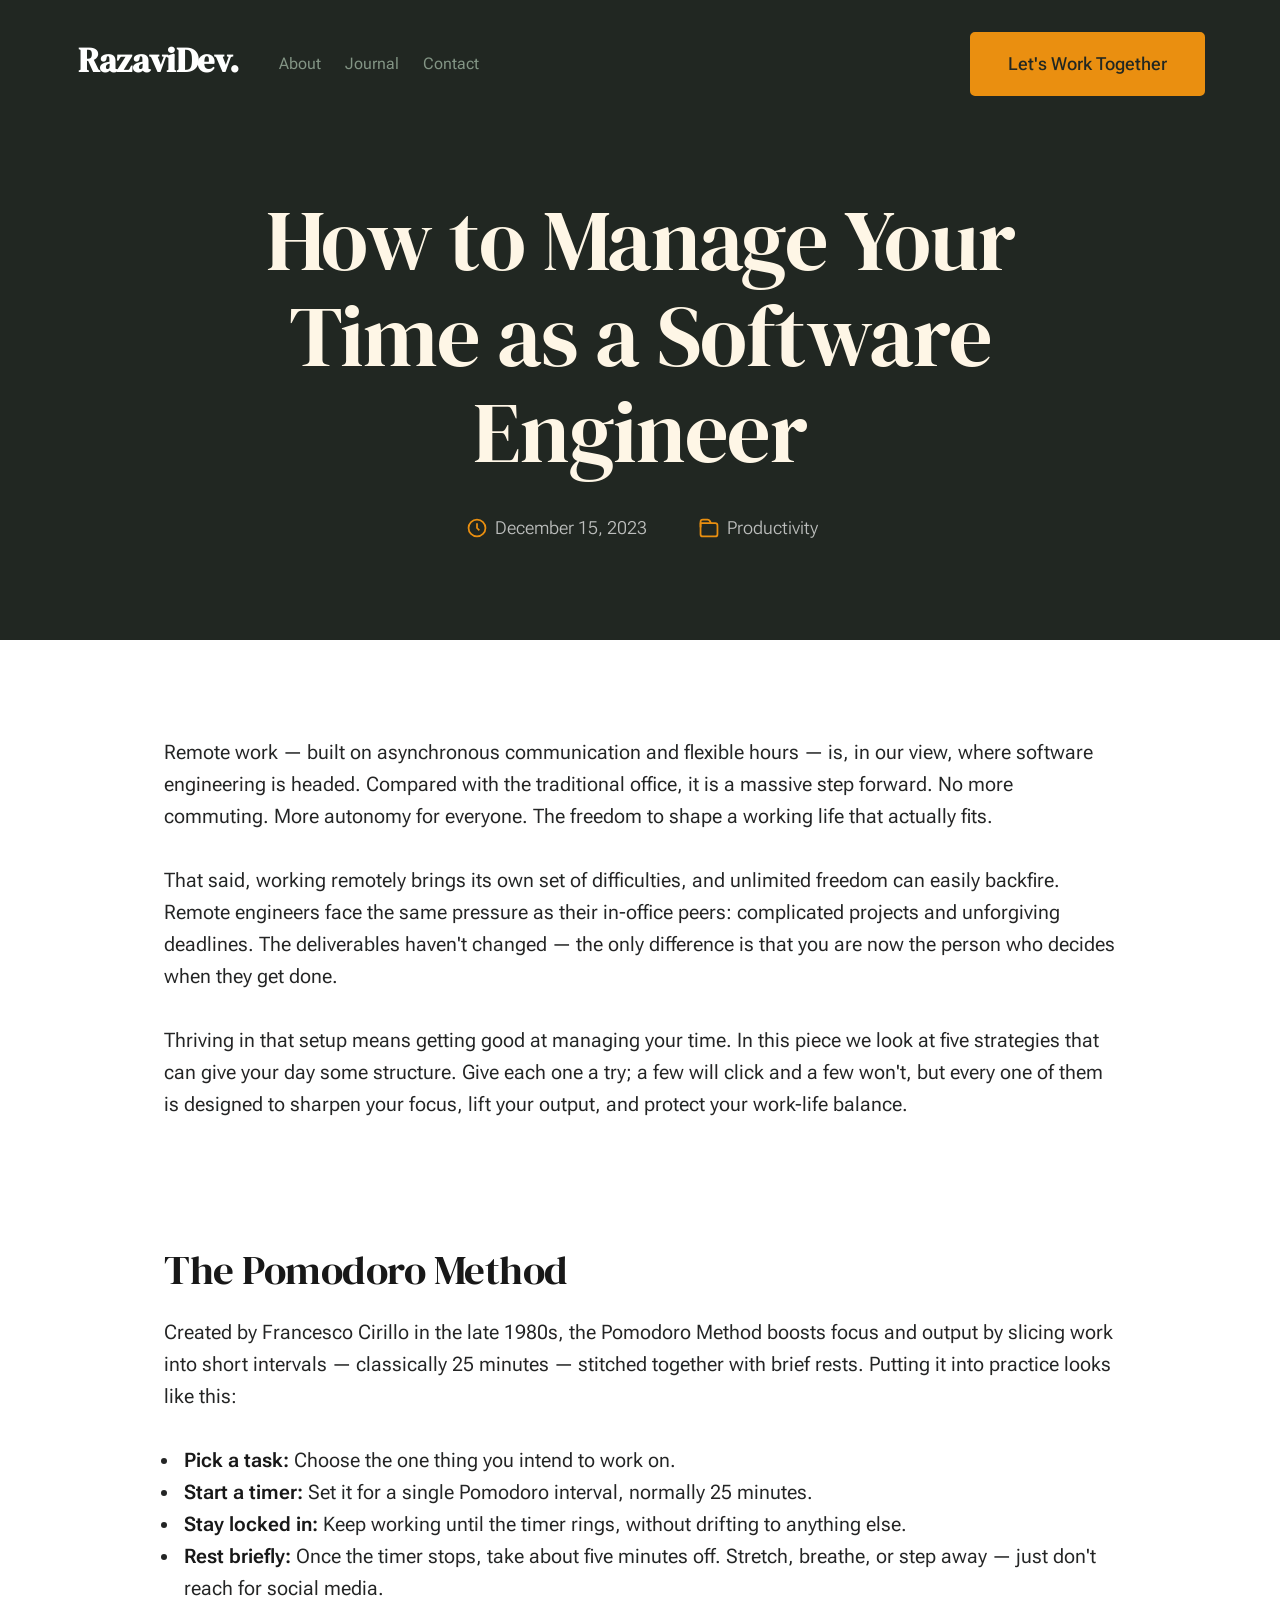
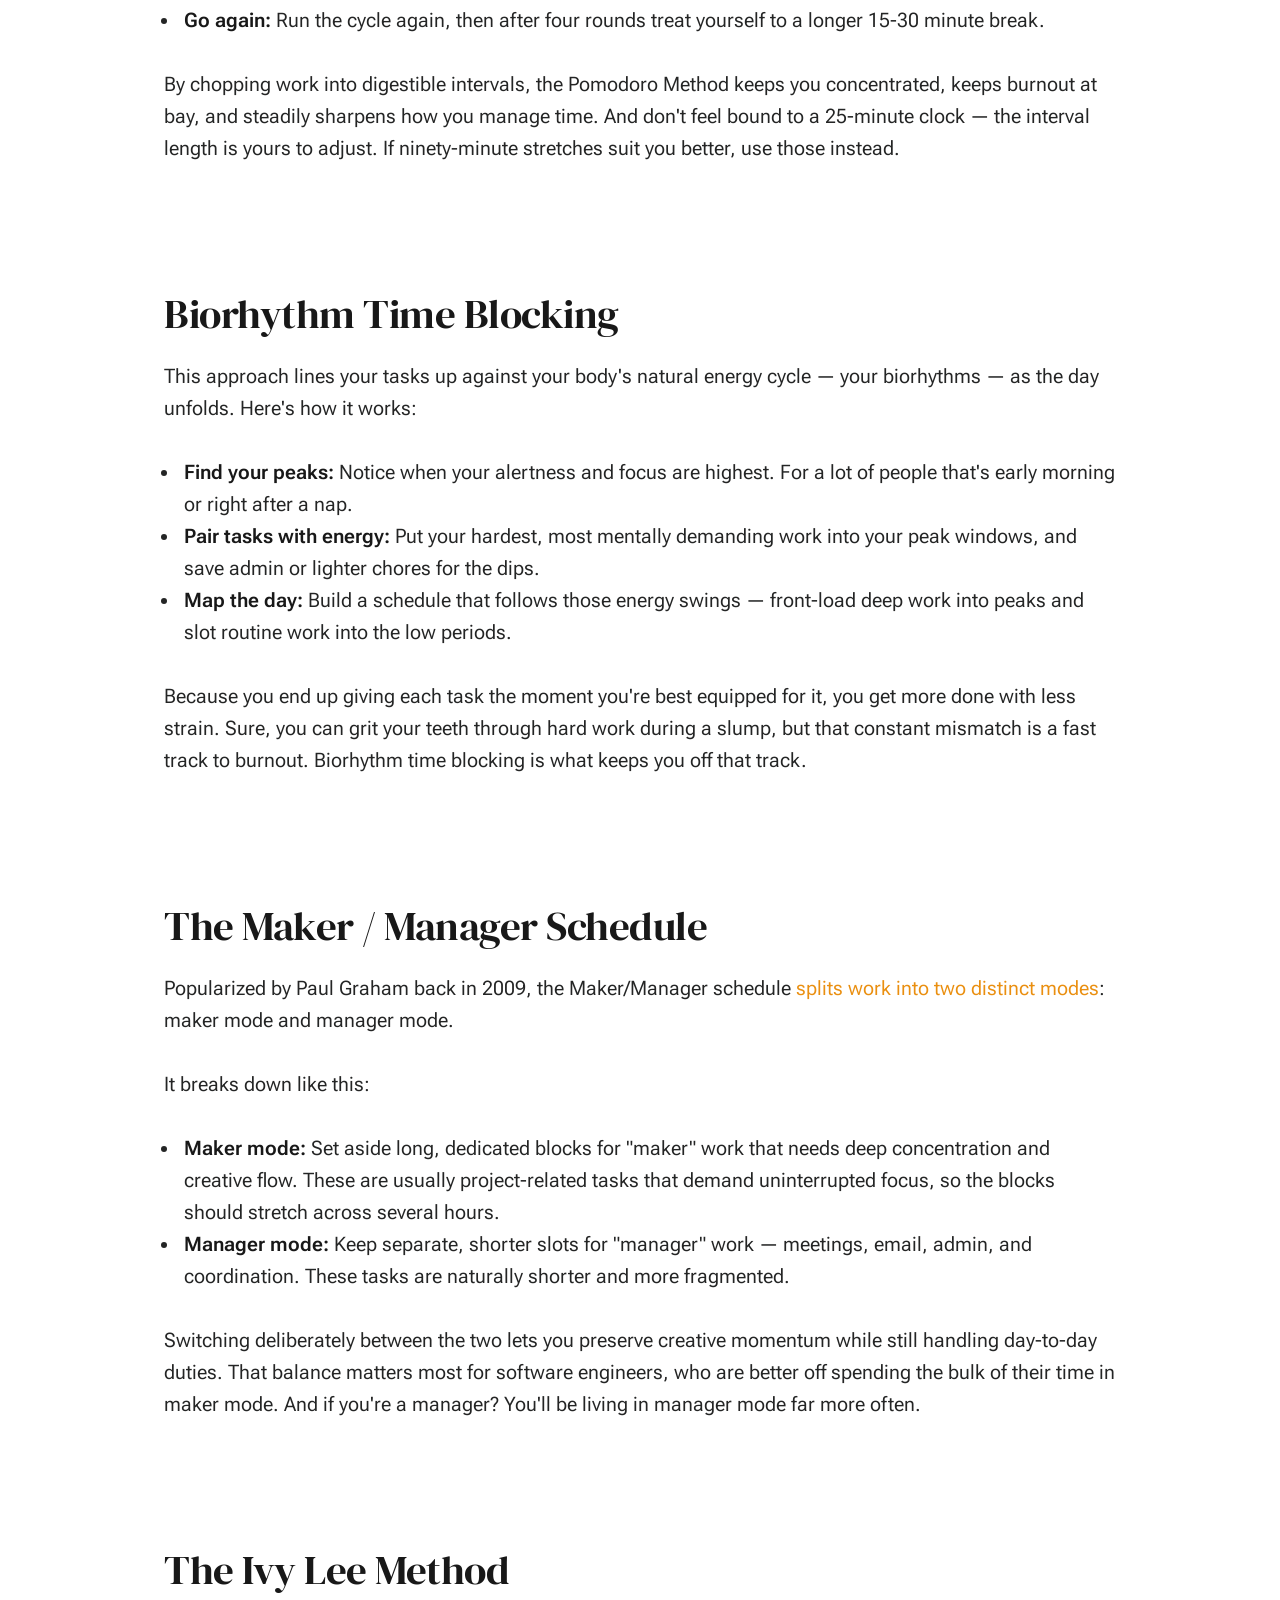
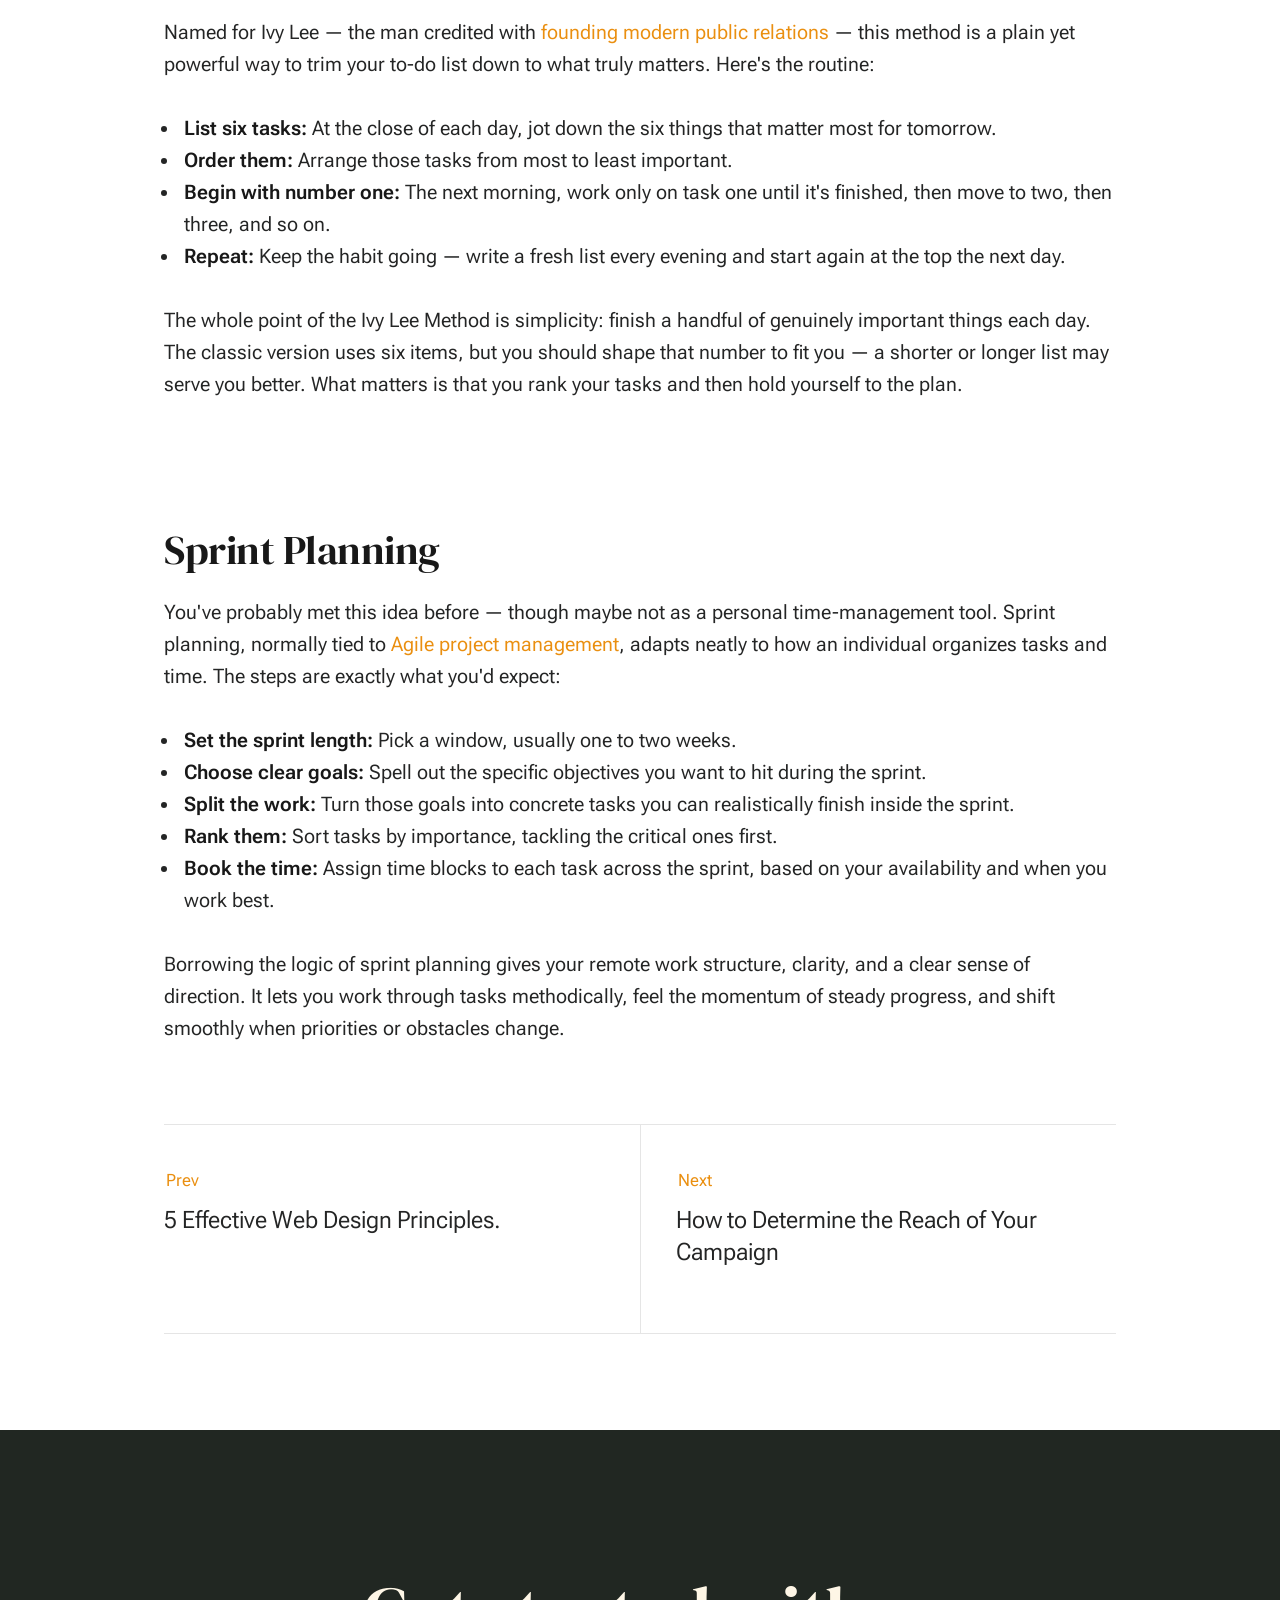
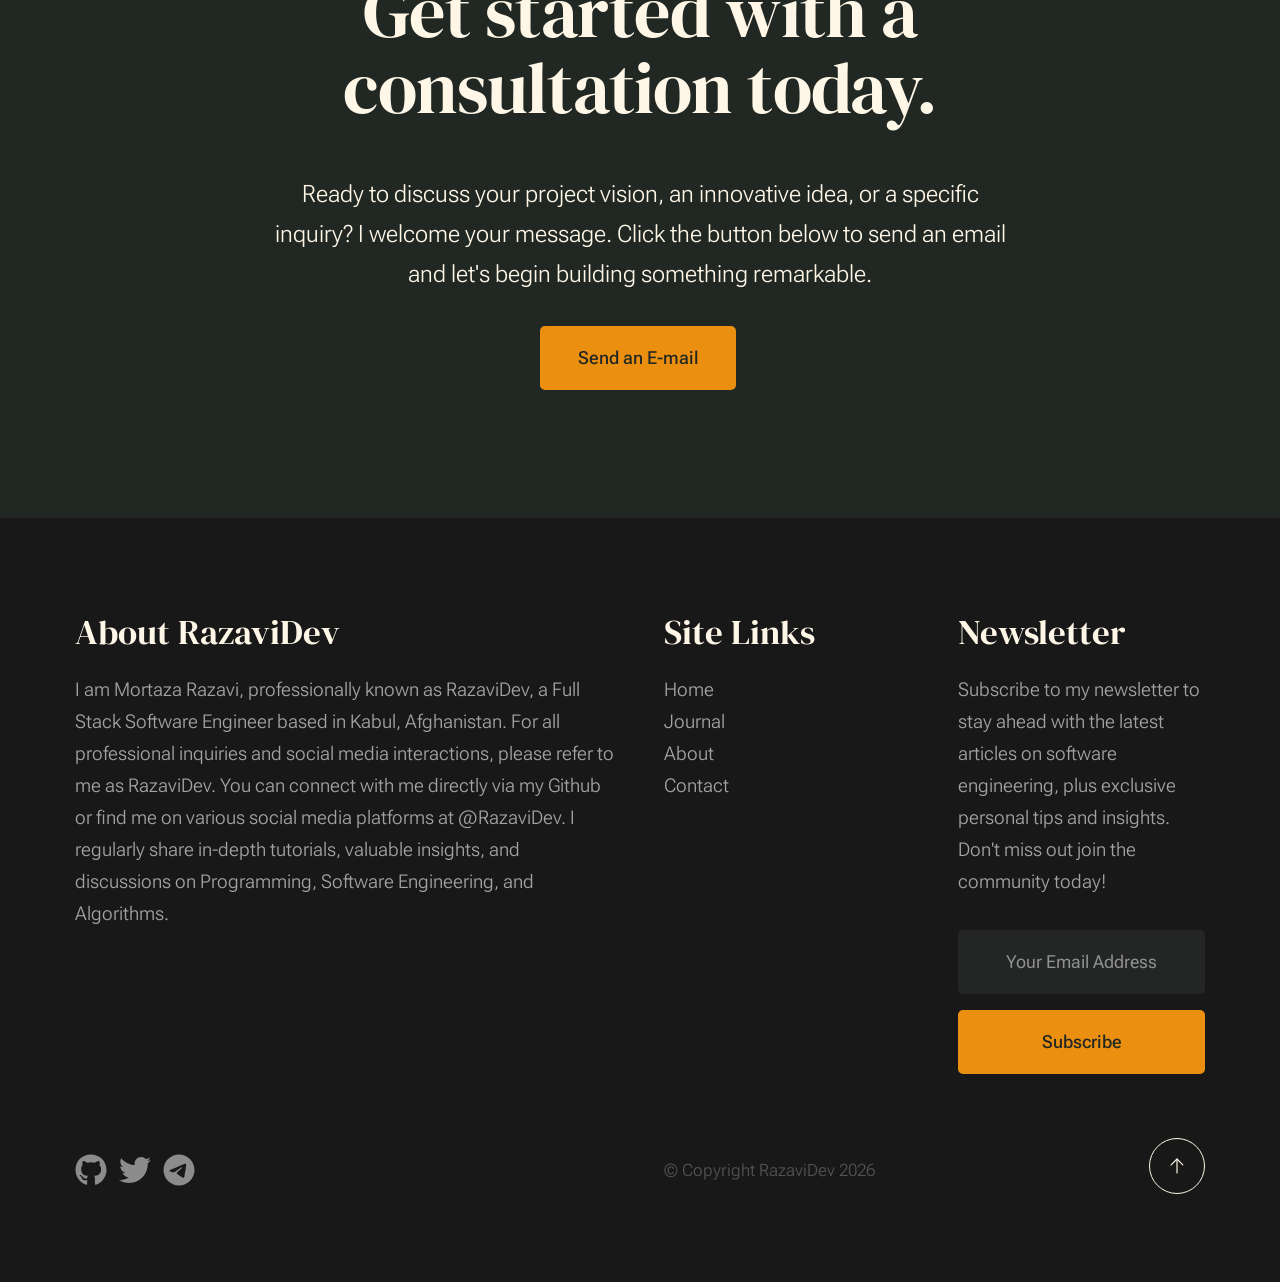
<file: blog/how-to-manage-your-time-as-a-software-engineer.html>
<!-- html temp -->
<!DOCTYPE html>
<html lang="en" class="no-js">

<head>

    <!--- basic page needs
    ================================================== -->
    <meta charset="utf-8">
    <meta name="viewport" content="width=device-width, initial-scale=1">
    <title>Master Time Management as a Software Engineer | RazaviDev</title>

    <!-- SEO / discoverability
    ================================================== -->
    <meta name="description" content="Five practical time-management methods for remote software engineers: the Pomodoro Method, biorhythm blocking, the maker vs manager schedule and more, to structure your day and protect your focus.">
    <!-- meta keywords: Google no longer uses these, but Bing/Yandex and some AI agents still read them -->
    <meta name="keywords" content="time management for software engineers, Pomodoro method, maker vs manager schedule, biorhythm time blocking, Ivy Lee method, sprint planning, remote work productivity">
    <meta name="author" content="Mortaza Razavi (RazaviDev)">
    <link rel="canonical" href="https://razavidev.github.io/blog/how-to-manage-your-time-as-a-software-engineer.html">
    <meta name="robots" content="index, follow, max-snippet:-1, max-image-preview:large, max-video-preview:-1">

    <!-- Open Graph (Facebook, LinkedIn, Discord, Slack, ...)
    ================================================== -->
    <meta property="og:type" content="article">
    <meta property="og:site_name" content="RazaviDev">
    <meta property="og:title" content="Master Time Management as a Software Engineer | RazaviDev">
    <meta property="og:description" content="Five practical time-management methods for remote software engineers: the Pomodoro Method, biorhythm blocking, the maker vs manager schedule and more, to structure your day and protect your focus.">
    <meta property="og:url" content="https://razavidev.github.io/blog/how-to-manage-your-time-as-a-software-engineer.html">
    <meta property="og:image" content="https://razavidev.github.io/images/thumbs/single/standard-1200.jpg">
    <meta property="og:image:width" content="1200">
    <meta property="og:image:height" content="720">
    <meta property="og:image:alt" content="How to Manage Your Time as a Software Engineer">
    <meta property="og:locale" content="en_US">
    <meta property="article:published_time" content="2023-12-15T00:00:00+00:00">
    <meta property="article:author" content="Mortaza Razavi (RazaviDev)">
    <meta property="article:section" content="Productivity">

    <!-- Twitter / X
    ================================================== -->
    <meta name="twitter:card" content="summary_large_image">
    <meta name="twitter:title" content="Master Time Management as a Software Engineer | RazaviDev">
    <meta name="twitter:description" content="Five practical time-management methods for remote software engineers: the Pomodoro Method, biorhythm blocking, the maker vs manager schedule and more, to structure your day and protect your focus.">
    <meta name="twitter:image" content="https://razavidev.github.io/images/thumbs/single/standard-1200.jpg">
    <meta name="twitter:image:alt" content="How to Manage Your Time as a Software Engineer">

    <!-- Structured data (Schema.org / JSON-LD): BlogPosting -->
    <script type="application/ld+json">
    {
      "@context": "https://schema.org",
      "@type": "BlogPosting",
      "mainEntityOfPage": {
        "@type": "WebPage",
        "@id": "https://razavidev.github.io/blog/how-to-manage-your-time-as-a-software-engineer.html"
      },
      "url": "https://razavidev.github.io/blog/how-to-manage-your-time-as-a-software-engineer.html",
      "headline": "How to Manage Your Time as a Software Engineer",
      "description": "Five practical time-management methods for remote software engineers: the Pomodoro Method, biorhythm blocking, the maker vs manager schedule and more, to structure your day and protect your focus.",
      "image": "https://razavidev.github.io/images/thumbs/single/standard-1200.jpg",
      "datePublished": "2023-12-15T00:00:00+00:00",
      "dateModified": "2023-12-15T00:00:00+00:00",
      "author": {
        "@type": "Person",
        "@id": "https://razavidev.github.io/#person",
        "name": "Mortaza Razavi",
        "url": "https://razavidev.github.io/about.html"
      },
      "publisher": {
        "@type": "Person",
        "@id": "https://razavidev.github.io/#person",
        "name": "Mortaza Razavi",
        "url": "https://razavidev.github.io/"
      },
      "articleSection": "Productivity",
      "keywords": "time management for software engineers, Pomodoro method, maker vs manager schedule, biorhythm time blocking, Ivy Lee method, sprint planning, remote work productivity",
      "inLanguage": "en"
    }
    </script>

    <script>
        document.documentElement.classList.remove('no-js');
        document.documentElement.classList.add('js');
    </script>

    <!-- CSS
    ================================================== -->
    <link rel="stylesheet" href="../css/vendor.css">
    <link rel="stylesheet" href="../css/styles.css">

    <!-- favicons
    ================================================== -->
    <link rel="apple-touch-icon" sizes="180x180" href="../favicon.png">
    <link rel="icon" type="image/png" sizes="32x32" href="../favicon.png">
    <link rel="icon" type="image/png" sizes="16x16" href="../favicon.png">
    <link rel="manifest" href="../site.webmanifest">

</head>


<body id="top">


    <!-- preloader
    ================================================== -->
    <div id="preloader">
        <div id="loader" class="dots-fade">
            <div></div>
            <div></div>
            <div></div>
        </div>
    </div>


    <!-- page wrap
    ================================================== -->
    <div id="page" class="s-pagewrap">


        <!-- # site header 
        ================================================== -->
        <header class="s-header">

            <div class="row s-header__inner width-sixteen-col">

                <div class="s-header__block">
                    <div class="s-header__logo">
                        <a class="logo" href="../index.html">
                            <!-- <img src="images/logo.svg" alt="Homepage"> -->
                            <h2>
                                RazaviDev.</h2>
                        </a>
                    </div>

                    <a class="s-header__menu-toggle" href="../#0"><span>Menu</span></a>
                </div> <!-- end s-header__block -->

                <nav class="s-header__nav">

                    <ul class="s-header__menu-links">
                        <li><a href="../about.html">About</a></li>
                        <li><a href="../blog.html">Journal</a></li>
                        <li><a href="../contact.html">Contact</a></li>
                    </ul> <!-- s-header__menu-links -->

                    <div class="s-header__contact">
                        <a href="../contact.html" class="btn btn--primary s-header__contact-btn">Let's Work Together</a>
                    </div> <!-- s-header__contact -->

                </nav> <!-- end s-header__nav -->

            </div> <!-- end s-header__inner -->

        </header> <!-- end s-header -->


        <!-- # site main content
        ================================================== -->
        <article id="content" class="s-content entry">

            <div class="s-pageheader entry__header">
                <div class="row">
                    <div class="column xl-12">

                        <h1 class="entry__title">
                            How to Manage Your Time as a Software Engineer
                        </h1> <!-- end entry__title -->

                        <div class="entry__meta">
                            <div class="entry__meta-date">
                                <svg width="24" height="24" fill="none" viewBox="0 0 24 24">
                                    <circle cx="12" cy="12" r="7.25" stroke="currentColor" stroke-width="1.5"></circle>
                                    <path stroke="currentColor" stroke-width="1.5" d="M12 8V12L14 14"></path>
                                </svg>
                                December 15, 2023
                            </div>
                            <div class="entry__meta-cat">
                                <svg width="24" height="24" fill="none" viewBox="0 0 24 24">
                                    <path stroke="currentColor" stroke-linecap="round" stroke-linejoin="round"
                                        stroke-width="1.5"
                                        d="M19.25 17.25V9.75C19.25 8.64543 18.3546 7.75 17.25 7.75H4.75V17.25C4.75 18.3546 5.64543 19.25 6.75 19.25H17.25C18.3546 19.25 19.25 18.3546 19.25 17.25Z">
                                    </path>
                                    <path stroke="currentColor" stroke-linecap="round" stroke-linejoin="round"
                                        stroke-width="1.5"
                                        d="M13.5 7.5L12.5685 5.7923C12.2181 5.14977 11.5446 4.75 10.8127 4.75H6.75C5.64543 4.75 4.75 5.64543 4.75 6.75V11">
                                    </path>
                                </svg>
                                <span class="cat-links">
                                    <a href="../blog.html">Productivity</a>
                                </span>
                            </div>
                        </div> <!-- end entry__meta -->

                    </div>
                </div>
            </div> <!-- end entry__header -->

            <div class="s-pagecontent entry__content">

                <div class="row entry__primary width-narrower">
                    <div class="column xl-12">

                    </div>
                </div>



                <div class="row entry__primary width-narrower">
                    <div class="column xl-12">

                        <div class="col-lg-8 aos-init aos-animate" data-aos="fade-up" data-aos-delay="100">
                            <span id="hs_cos_wrapper_post_body"
                                class="hs_cos_wrapper hs_cos_wrapper_meta_field hs_cos_wrapper_type_rich_text"
                                data-hs-cos-general-type="meta_field" data-hs-cos-type="rich_text">
                                <p>Remote work &mdash; built on asynchronous communication and flexible hours &mdash; is,
                                    in our view, where software engineering is headed. Compared with the traditional
                                    office, it is a massive step forward. No more commuting. More autonomy for everyone.
                                    The freedom to shape a working life that actually fits.</p>
                                <!--more-->
                                <p>That said, working remotely brings its own set of difficulties, and unlimited freedom
                                    can easily backfire. Remote engineers face the same pressure as their in-office
                                    peers: complicated projects and unforgiving deadlines. The deliverables haven't
                                    changed &mdash; the only difference is that you are now the person who decides when
                                    they get done.</p>
                                <p>Thriving in that setup means getting good at managing your time. In this piece we look
                                    at five strategies that can give your day some structure. Give each one a try; a few
                                    will click and a few won't, but every one of them is designed to sharpen your focus,
                                    lift your output, and protect your work-life balance.</p>
                                <p>&nbsp;</p>
                                <h2 id="anchor_head0">The Pomodoro Method</h2>
                                <p>Created by Francesco Cirillo in the late 1980s, the Pomodoro Method boosts focus and
                                    output by slicing work into short intervals &mdash; classically 25 minutes &mdash;
                                    stitched together with brief rests. Putting it into practice looks like this:</p>
                                <ul>
                                    <li><strong>Pick a task:</strong> Choose the one thing you intend to work on.</li>
                                    <li><strong>Start a timer:</strong> Set it for a single Pomodoro interval, normally
                                        25 minutes.</li>
                                    <li><strong>Stay locked in:</strong> Keep working until the timer rings, without
                                        drifting to anything else.</li>
                                    <li><strong>Rest briefly:</strong> Once the timer stops, take about five minutes off.
                                        Stretch, breathe, or step away &mdash; just don't reach for social media.</li>
                                    <li><strong>Go again:</strong> Run the cycle again, then after four rounds treat
                                        yourself to a longer 15-30 minute break.</li>
                                </ul>
                                <p>By chopping work into digestible intervals, the Pomodoro Method keeps you
                                    concentrated, keeps burnout at bay, and steadily sharpens how you manage time. And
                                    don't feel bound to a 25-minute clock &mdash; the interval length is yours to
                                    adjust. If ninety-minute stretches suit you better, use those instead.</p>
                                <p>&nbsp;</p>
                                <h2 id="anchor_head1">Biorhythm Time Blocking</h2>
                                <p>This approach lines your tasks up against your body's natural energy cycle &mdash;
                                    your biorhythms &mdash; as the day unfolds. Here's how it works:</p>
                                <ul>
                                    <li><strong>Find your peaks:</strong> Notice when your alertness and focus are
                                        highest. For a lot of people that's early morning or right after a nap.</li>
                                    <li><strong>Pair tasks with energy:</strong> Put your hardest, most mentally demanding
                                        work into your peak windows, and save admin or lighter chores for the dips.</li>
                                    <li><strong>Map the day:</strong> Build a schedule that follows those energy swings
                                        &mdash; front-load deep work into peaks and slot routine work into the low
                                        periods.</li>
                                </ul>
                                <p>Because you end up giving each task the moment you're best equipped for it, you get
                                    more done with less strain. Sure, you can grit your teeth through hard work during a
                                    slump, but that constant mismatch is a fast track to burnout. Biorhythm time
                                    blocking is what keeps you off that track.</p>
                                <p>&nbsp;</p>
                                <h2 id="anchor_head2">The Maker / Manager Schedule</h2>
                                <p>Popularized by Paul Graham back in 2009, the Maker/Manager schedule <a
                                        href="http://www.paulgraham.com/makersschedule.html">splits work into two
                                        distinct modes</a>: maker mode and manager mode.</p>
                                <p>It breaks down like this:</p>
                                <ul>
                                    <li><strong>Maker mode:</strong> Set aside long, dedicated blocks for "maker" work
                                        that needs deep concentration and creative flow. These are usually
                                        project-related tasks that demand uninterrupted focus, so the blocks should
                                        stretch across several hours.</li>
                                    <li><strong>Manager mode:</strong> Keep separate, shorter slots for "manager" work
                                        &mdash; meetings, email, admin, and coordination. These tasks are naturally
                                        shorter and more fragmented.</li>
                                </ul>
                                <p>Switching deliberately between the two lets you preserve creative momentum while
                                    still handling day-to-day duties. That balance matters most for software engineers,
                                    who are better off spending the bulk of their time in maker mode. And if you're a
                                    manager? You'll be living in manager mode far more often.</p>
                                <p>&nbsp;</p>
                                <h2 id="anchor_head3">The Ivy Lee Method</h2>
                                <p>Named for Ivy Lee &mdash; the man credited with <a
                                        href="https://en.wikipedia.org/wiki/Ivy_Lee">founding modern public
                                        relations</a> &mdash; this method is a plain yet powerful way to trim your
                                    to-do list down to what truly matters. Here's the routine:</p>
                                <ul>
                                    <li><strong>List six tasks: </strong>At the close of each day, jot down the six
                                        things that matter most for tomorrow.</li>
                                    <li><strong>Order them:</strong> Arrange those tasks from most to least important.</li>
                                    <li><strong>Begin with number one:</strong> The next morning, work only on task one
                                        until it's finished, then move to two, then three, and so on.</li>
                                    <li><strong>Repeat:</strong> Keep the habit going &mdash; write a fresh list every
                                        evening and start again at the top the next day.</li>
                                </ul>
                                <p>The whole point of the Ivy Lee Method is simplicity: finish a handful of genuinely
                                    important things each day. The classic version uses six items, but you should shape
                                    that number to fit you &mdash; a shorter or longer list may serve you better. What
                                    matters is that you rank your tasks and then hold yourself to the plan.</p>
                                <p>&nbsp;</p>
                                <h2 id="anchor_head4">Sprint Planning</h2>
                                <p>You've probably met this idea before &mdash; though maybe not as a personal
                                    time-management tool. Sprint planning, normally tied to <a
                                        href="https://x-team.com/blog/remote-teams-use-scrum-agile/">Agile project
                                        management</a>, adapts neatly to how an individual organizes tasks and time.
                                    The steps are exactly what you'd expect:</p>
                                <ul>
                                    <li><strong>Set the sprint length:</strong> Pick a window, usually one to two weeks.</li>
                                    <li><strong>Choose clear goals:</strong> Spell out the specific objectives you want
                                        to hit during the sprint.</li>
                                    <li><strong>Split the work:</strong> Turn those goals into concrete tasks you can
                                        realistically finish inside the sprint.</li>
                                    <li><strong>Rank them:</strong> Sort tasks by importance, tackling the critical ones
                                        first.</li>
                                    <li><strong>Book the time:</strong> Assign time blocks to each task across the
                                        sprint, based on your availability and when you work best.</li>
                                </ul>
                                <p>Borrowing the logic of sprint planning gives your remote work structure, clarity, and
                                    a clear sense of direction. It lets you work through tasks methodically, feel the
                                    momentum of steady progress, and shift smoothly when priorities or obstacles
                                    change.</p>
                            </span>

                        </div>

                        <div class="post-nav">
                            <div class="post-nav__prev">
                                <a href="../single-standard.html" rel="prev">
                                    <span>Prev</span>
                                    5 Effective Web Design Principles.
                                </a>
                            </div>
                            <div class="post-nav__next">
                                <a href="../single-standard.html" rel="next">
                                    <span>Next</span>
                                    How to Determine the Reach of Your Campaign
                                </a>
                            </div>
                        </div> <!-- end post-nav -->

                    </div> <!-- end column-->
                </div> <!-- end entry__primary -->
            </div> <!-- end entry__content -->

        </article> <!-- s-content entry-->


        <!-- # cta
        ================================================== -->
        <section id="cta" class="s-cta">

            <div class="row row-x-center text-center">
                <div class="column xl-8 lg-12">
                    <div class="s-cta__content">
                        <h2 class="text-display-title">
                            Get started with a consultation today.
                        </h2>
                        <p class="lead">
                            Ready to discuss your project vision, an innovative idea, or a specific inquiry? I welcome
                            your message. Click the button below to send an email and let's begin building something
                            remarkable.
                        </p>
                        <a href="mailto:mr.razavidev@gmail.com" class="btn btn--primary">Send an E-mail</a>
                    </div>
                </div>
            </div>

        </section> <!-- end s-cta -->

        <!-- # footer 
        ================================================== -->
        <footer class="s-footer">
            <div class="row s-footer__content">
                <div class="column xl-6 lg-6 md-12 s-footer__block s-footer__about">
                    <h3>About RazaviDev</h3>
                    <p>
                        I am Mortaza Razavi, professionally known as RazaviDev, a Full Stack Software Engineer based in
                        Kabul, Afghanistan. For all professional inquiries and social media interactions, please refer
                        to me as RazaviDev. You can connect with me directly via my Github or find me on various social
                        media platforms at @RazaviDev. I regularly share
                        in-depth tutorials, valuable insights, and discussions on Programming, Software Engineering, and
                        Algorithms.
                    </p>
                </div>
                <div class="column xl-3 lg-6 md-12 s-footer__block s-footer__site-links">
                    <h3>Site Links</h3>
                    <ul class="link-list">
                        <li><a href="../index.html">Home</a></li>
                        <li><a href="../blog.html">Journal</a></li>
                        <li><a href="../about.html">About</a></li>
                        <li><a href="../contact.html">Contact</a></li>
                        <!-- <li><a href="../https://www.dreamhost.com/r.cgi?287326">DreamHost</a></li> -->
                    </ul>
                </div>
                <div class="column xl-3 lg-6 md-12 tab-12 s-footer__block s-footer__newsletter">
                    <h3>Newsletter</h3>
                    <p>
                        Subscribe to my newsletter to stay ahead with the latest articles on software engineering, plus
                        exclusive personal tips and insights. Don't miss out join the community today!
                    </p>

                    <div class="subscribe-form">
                        <form id="mc-form" class="mc-form" novalidate="true">
                            <input type="email" name="EMAIL" id="mce-EMAIL" class="u-fullwidth text-center"
                                placeholder="Your Email Address"
                                title="The domain portion of the email address is invalid (the portion after the @)."
                                pattern="^([^\x00-\x20\x22\x28\x29\x2c\x2e\x3a-\x3c\x3e\x40\x5b-\x5d\x7f-\xff]+|\x22([^\x0d\x22\x5c\x80-\xff]|\x5c[\x00-\x7f])*\x22)(\x2e([^\x00-\x20\x22\x28\x29\x2c\x2e\x3a-\x3c\x3e\x40\x5b-\x5d\x7f-\xff]+|\x22([^\x0d\x22\x5c\x80-\xff]|\x5c[\x00-\x7f])*\x22))*\x40([^\x00-\x20\x22\x28\x29\x2c\x2e\x3a-\x3c\x3e\x40\x5b-\x5d\x7f-\xff]+|\x5b([^\x0d\x5b-\x5d\x80-\xff]|\x5c[\x00-\x7f])*\x5d)(\x2e([^\x00-\x20\x22\x28\x29\x2c\x2e\x3a-\x3c\x3e\x40\x5b-\x5d\x7f-\xff]+|\x5b([^\x0d\x5b-\x5d\x80-\xff]|\x5c[\x00-\x7f])*\x5d))*(\.\w{2,})+$"
                                required="">
                            <input type="submit" name="subscribe" value="Subscribe"
                                class="btn btn--primary btn--small u-fullwidth">
                            <!-- <div style="position: absolute; left: -5000px;" aria-hidden="true"><input type="text" name="b_cdb7b577e41181934ed6a6a44_9a91cfe7b3" tabindex="-1" value=""></div> -->
                            <div class="mc-status"></div>
                        </form>
                    </div>
                </div>
            </div>

            <div class="row s-footer__bottom">
                <div class="column xl-6 lg-12">
                    <ul class="s-footer__social social-list">
                        <li>
                            <a href="../https://github.com/razavidev">
                                <svg xmlns="http://www.w3.org/2000/svg"
                                    viewBox="0 0 496 512"><!--! Font Awesome Free 6.4.2 by @fontawesome - https://fontawesome.com License - https://fontawesome.com/license/free (Icons: CC BY 4.0, Fonts: SIL OFL 1.1, Code: MIT License) Copyright 2023 Fonticons, Inc. -->
                                    <path
                                        d="M165.9 397.4c0 2-2.3 3.6-5.2 3.6-3.3.3-5.6-1.3-5.6-3.6 0-2 2.3-3.6 5.2-3.6 3-.3 5.6 1.3 5.6 3.6zm-31.1-4.5c-.7 2 1.3 4.3 4.3 4.9 2.6 1 5.6 0 6.2-2s-1.3-4.3-4.3-5.2c-2.6-.7-5.5.3-6.2 2.3zm44.2-1.7c-2.9.7-4.9 2.6-4.6 4.9.3 2 2.9 3.3 5.9 2.6 2.9-.7 4.9-2.6 4.6-4.6-.3-1.9-3-3.2-5.9-2.9zM244.8 8C106.1 8 0 113.3 0 252c0 110.9 69.8 205.8 169.5 239.2 12.8 2.3 17.3-5.6 17.3-12.1 0-6.2-.3-40.4-.3-61.4 0 0-70 15-84.7-29.8 0 0-11.4-29.1-27.8-36.6 0 0-22.9-15.7 1.6-15.4 0 0 24.9 2 38.6 25.8 21.9 38.6 58.6 27.5 72.9 20.9 2.3-16 8.8-27.1 16-33.7-55.9-6.2-112.3-14.3-112.3-110.5 0-27.5 7.6-41.3 23.6-58.9-2.6-6.5-11.1-33.3 2.6-67.9 20.9-6.5 69 27 69 27 20-5.6 41.5-8.5 62.8-8.5s42.8 2.9 62.8 8.5c0 0 48.1-33.6 69-27 13.7 34.7 5.2 61.4 2.6 67.9 16 17.7 25.8 31.5 25.8 58.9 0 96.5-58.9 104.2-114.8 110.5 9.2 7.9 17 22.9 17 46.4 0 33.7-.3 75.4-.3 83.6 0 6.5 4.6 14.4 17.3 12.1C428.2 457.8 496 362.9 496 252 496 113.3 383.5 8 244.8 8zM97.2 352.9c-1.3 1-1 3.3.7 5.2 1.6 1.6 3.9 2.3 5.2 1 1.3-1 1-3.3-.7-5.2-1.6-1.6-3.9-2.3-5.2-1zm-10.8-8.1c-.7 1.3.3 2.9 2.3 3.9 1.6 1 3.6.7 4.3-.7.7-1.3-.3-2.9-2.3-3.9-2-.6-3.6-.3-4.3.7zm32.4 35.6c-1.6 1.3-1 4.3 1.3 6.2 2.3 2.3 5.2 2.6 6.5 1 1.3-1.3.7-4.3-1.3-6.2-2.2-2.3-5.2-2.6-6.5-1zm-11.4-14.7c-1.6 1-1.6 3.6 0 5.9 1.6 2.3 4.3 3.3 5.6 2.3 1.6-1.3 1.6-3.9 0-6.2-1.4-2.3-4-3.3-5.6-2z">
                                    </path>
                                </svg>
                                <span class="u-screen-reader-text">Github</span>
                            </a>
                        </li>
                        <li>
                            <a href="../https://twitter.com/razavidev">
                                <svg xmlns="http://www.w3.org/2000/svg"
                                    viewBox="0 0 512 512"><!--! Font Awesome Free 6.4.2 by @fontawesome - https://fontawesome.com License - https://fontawesome.com/license/free (Icons: CC BY 4.0, Fonts: SIL OFL 1.1, Code: MIT License) Copyright 2023 Fonticons, Inc. -->
                                    <path
                                        d="M459.37 151.716c.325 4.548.325 9.097.325 13.645 0 138.72-105.583 298.558-298.558 298.558-59.452 0-114.68-17.219-161.137-47.106 8.447.974 16.568 1.299 25.34 1.299 49.055 0 94.213-16.568 130.274-44.832-46.132-.975-84.792-31.188-98.112-72.772 6.498.974 12.995 1.624 19.818 1.624 9.421 0 18.843-1.3 27.614-3.573-48.081-9.747-84.143-51.98-84.143-102.985v-1.299c13.969 7.797 30.214 12.67 47.431 13.319-28.264-18.843-46.781-51.005-46.781-87.391 0-19.492 5.197-37.36 14.294-52.954 51.655 63.675 129.3 105.258 216.365 109.807-1.624-7.797-2.599-15.918-2.599-24.04 0-57.828 46.782-104.934 104.934-104.934 30.213 0 57.502 12.67 76.67 33.137 23.715-4.548 46.456-13.32 66.599-25.34-7.798 24.366-24.366 44.833-46.132 57.827 21.117-2.273 41.584-8.122 60.426-16.243-14.292 20.791-32.161 39.308-52.628 54.253z">
                                    </path>
                                </svg>
                                <span class="u-screen-reader-text">Twitter</span>
                            </a>
                        </li>
                        <li>
                            <a href="../https://t.me/razavidev">
                                <svg xmlns="http://www.w3.org/2000/svg"
                                    viewBox="0 0 496 512"><!--! Font Awesome Free 6.4.2 by @fontawesome - https://fontawesome.com License - https://fontawesome.com/license/free (Icons: CC BY 4.0, Fonts: SIL OFL 1.1, Code: MIT License) Copyright 2023 Fonticons, Inc. -->
                                    <path
                                        d="M248,8C111.033,8,0,119.033,0,256S111.033,504,248,504,496,392.967,496,256,384.967,8,248,8ZM362.952,176.66c-3.732,39.215-19.881,134.378-28.1,178.3-3.476,18.584-10.322,24.816-16.948,25.425-14.4,1.326-25.338-9.517-39.287-18.661-21.827-14.308-34.158-23.215-55.346-37.177-24.485-16.135-8.612-25,5.342-39.5,3.652-3.793,67.107-61.51,68.335-66.746.153-.655.3-3.1-1.154-4.384s-3.59-.849-5.135-.5q-3.283.746-104.608,69.142-14.845,10.194-26.894,9.934c-8.855-.191-25.888-5.006-38.551-9.123-15.531-5.048-27.875-7.717-26.8-16.291q.84-6.7,18.45-13.7,108.446-47.248,144.628-62.3c68.872-28.647,83.183-33.623,92.511-33.789,2.052-.034,6.639.474,9.61,2.885a10.452,10.452,0,0,1,3.53,6.716A43.765,43.765,0,0,1,362.952,176.66Z">
                                    </path>
                                </svg>
                                <span class="u-screen-reader-text">Instagram</span>
                            </a>
                        </li>
                    </ul> <!-- end s-footer__social -->
                </div>
                <div class="column xl-6 lg-12">
                    <p class="ss-copyright">
                        <span>© Copyright RazaviDev
                            <script>document.write(new Date().getFullYear())</script>
                        </span>
                    </p>
                </div>

                <div class="ss-go-top">
                    <a class="smoothscroll" title="Back to Top" href="../#top">
                        <svg xmlns="http://www.w3.org/2000/svg" viewBox="0 0 24 24" width="36" height="36" fill="none"
                            stroke="#ffffff" stroke-width="1" stroke-linecap="round" stroke-linejoin="round">&lt;!--!
                            Atomicons Free 1.00 by @atisalab License - https://atomicons.com/license/ (Icons: CC BY 4.0)
                            Copyright 2021 Atomicons --&gt;<polyline points="17 11 12 6 7 11"></polyline>
                            <line x1="12" y1="18" x2="12" y2="6"></line>
                        </svg>
                    </a>
                </div> <!-- end ss-go-top -->
            </div>

        </footer> <!-- end s-footer -->

    </div> <!-- end page-wrap -->

    <!-- Java Script
    ================================================== -->
    <script src="../js/plugins.js"></script>
    <script src="../js/main.js"></script>

</body>

</html>
</file>
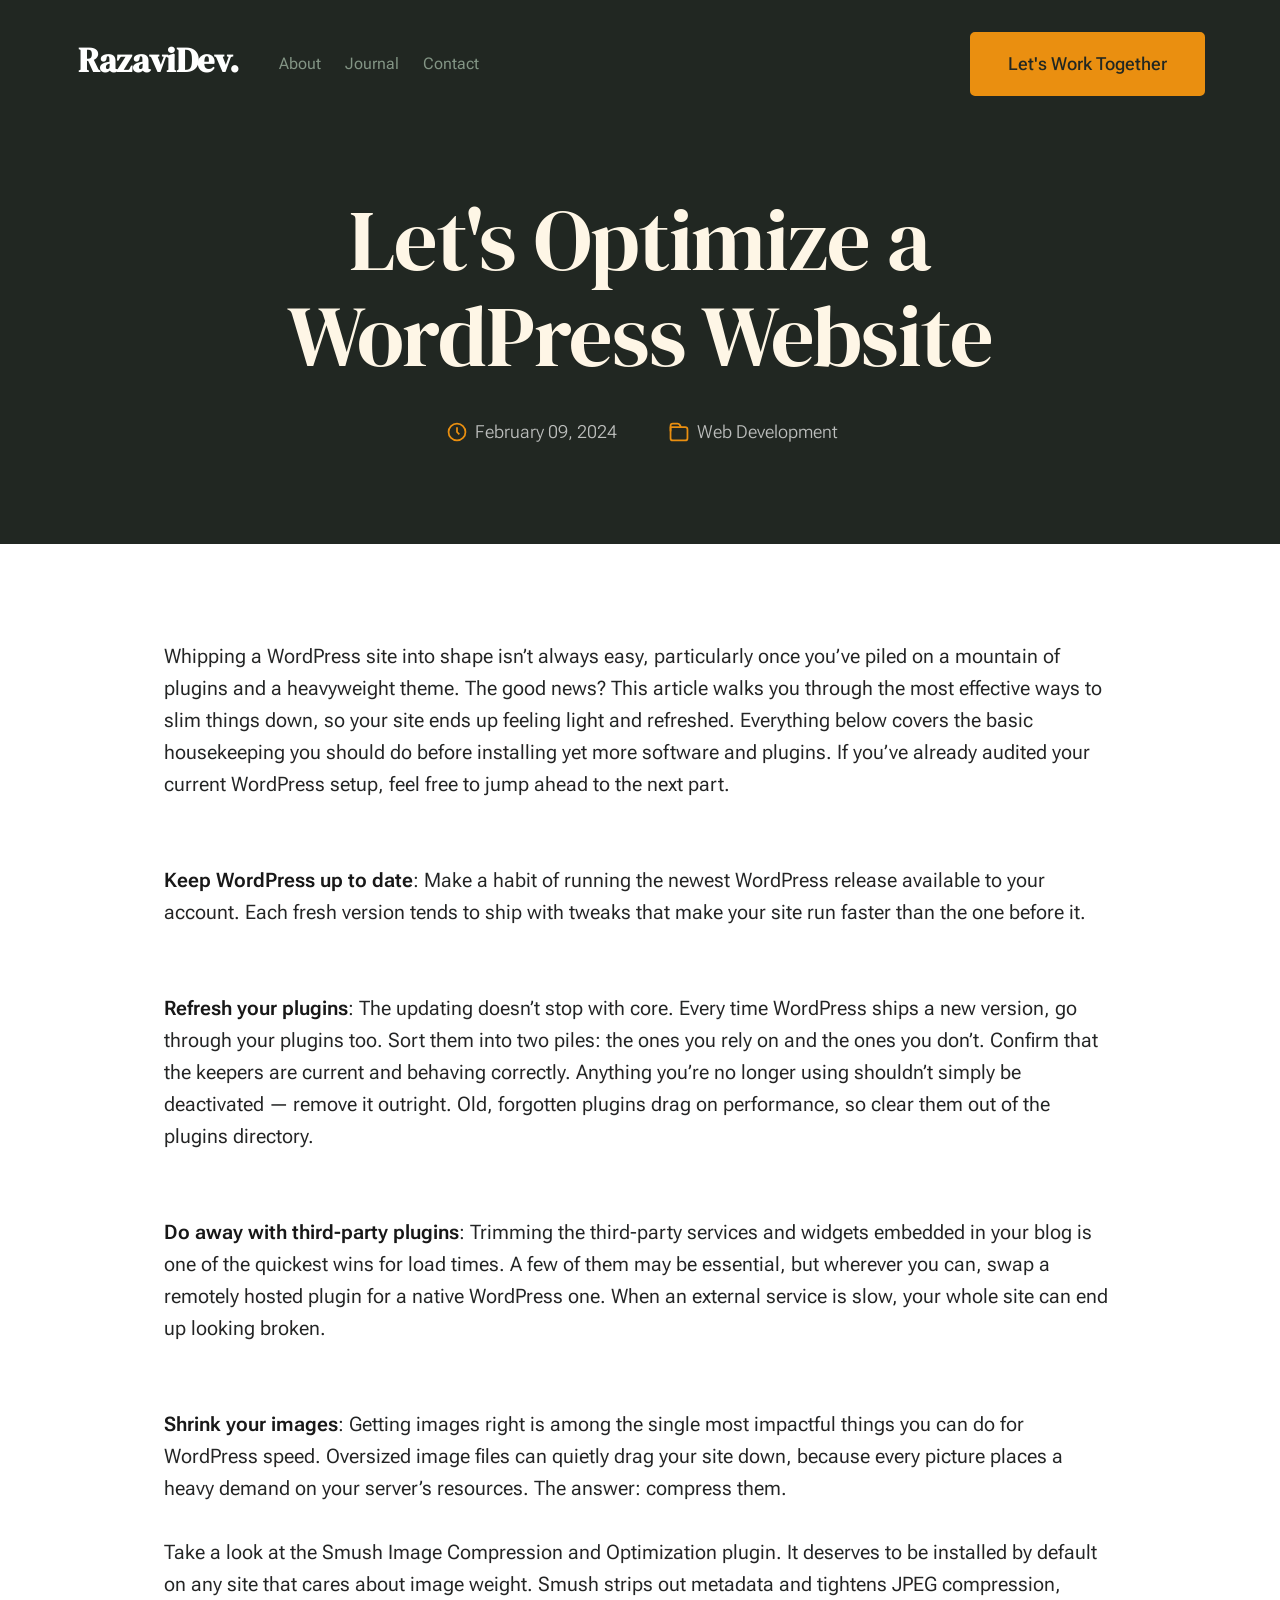
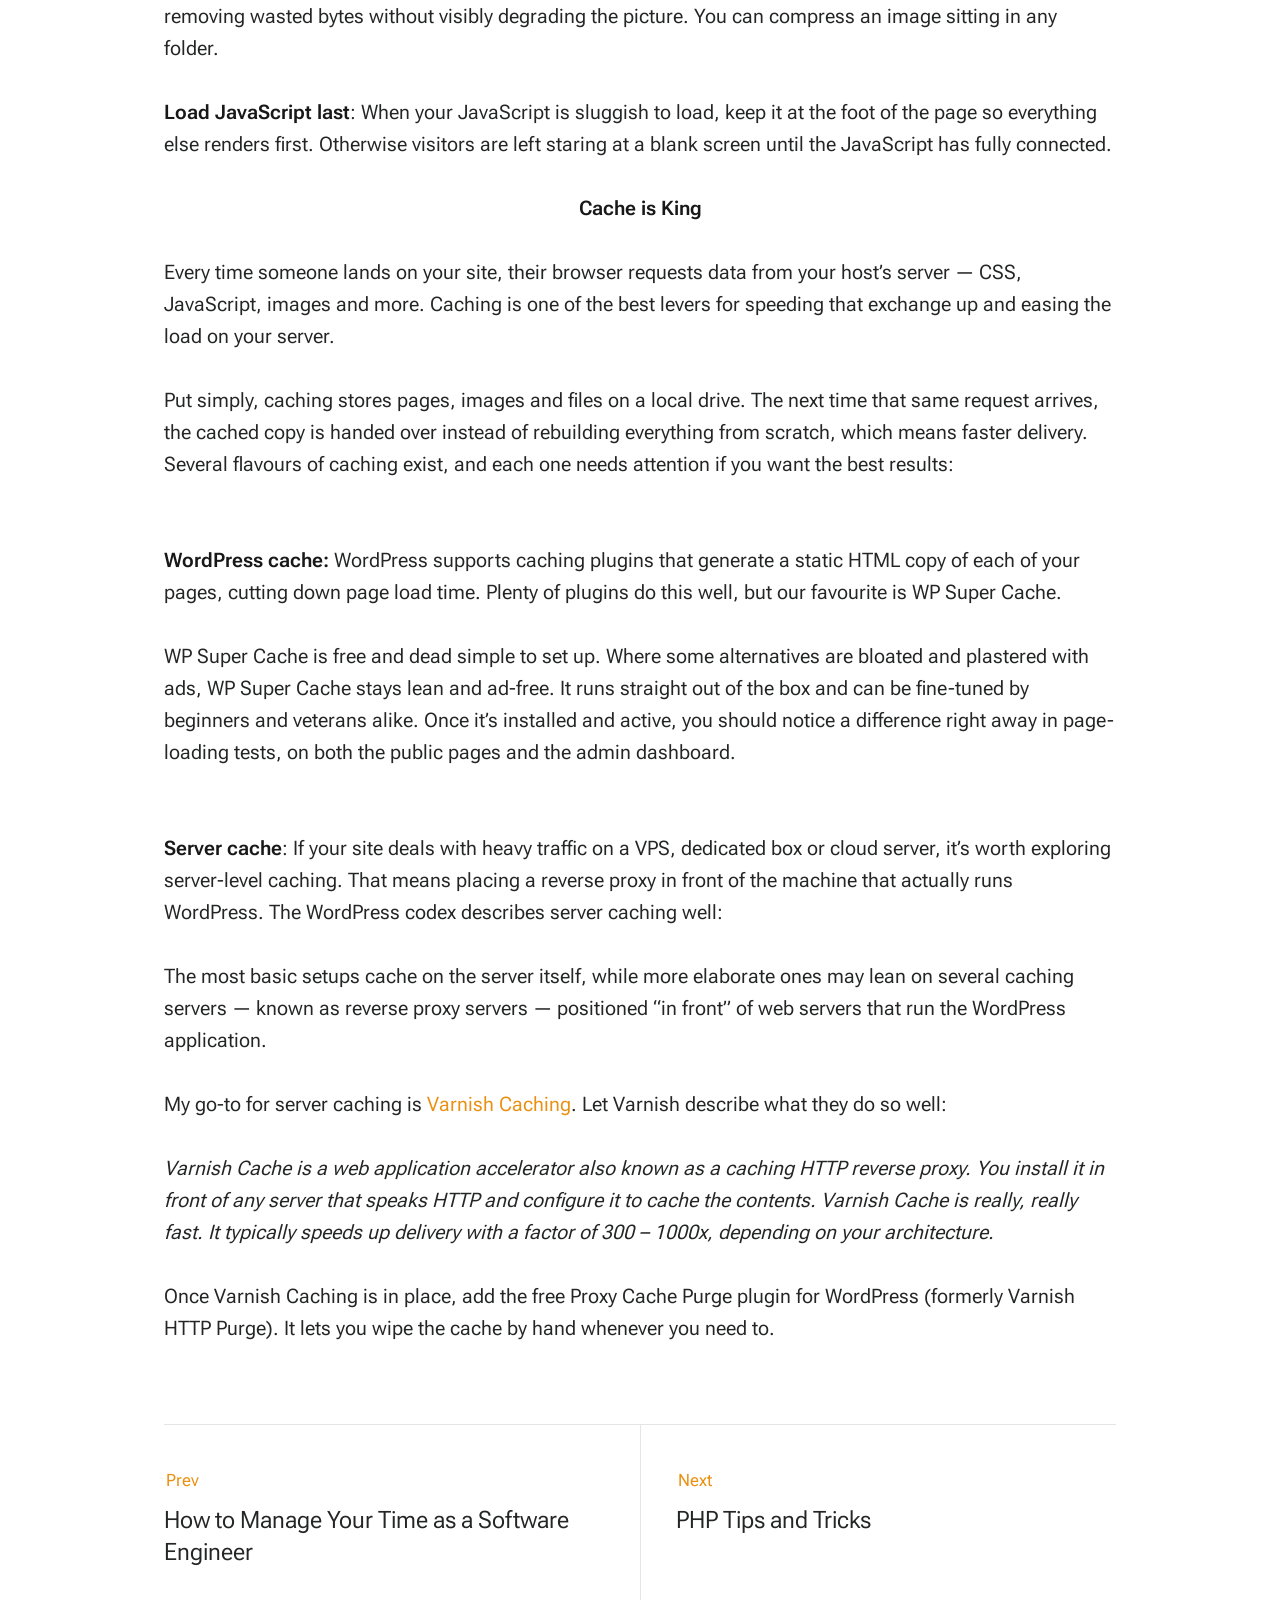
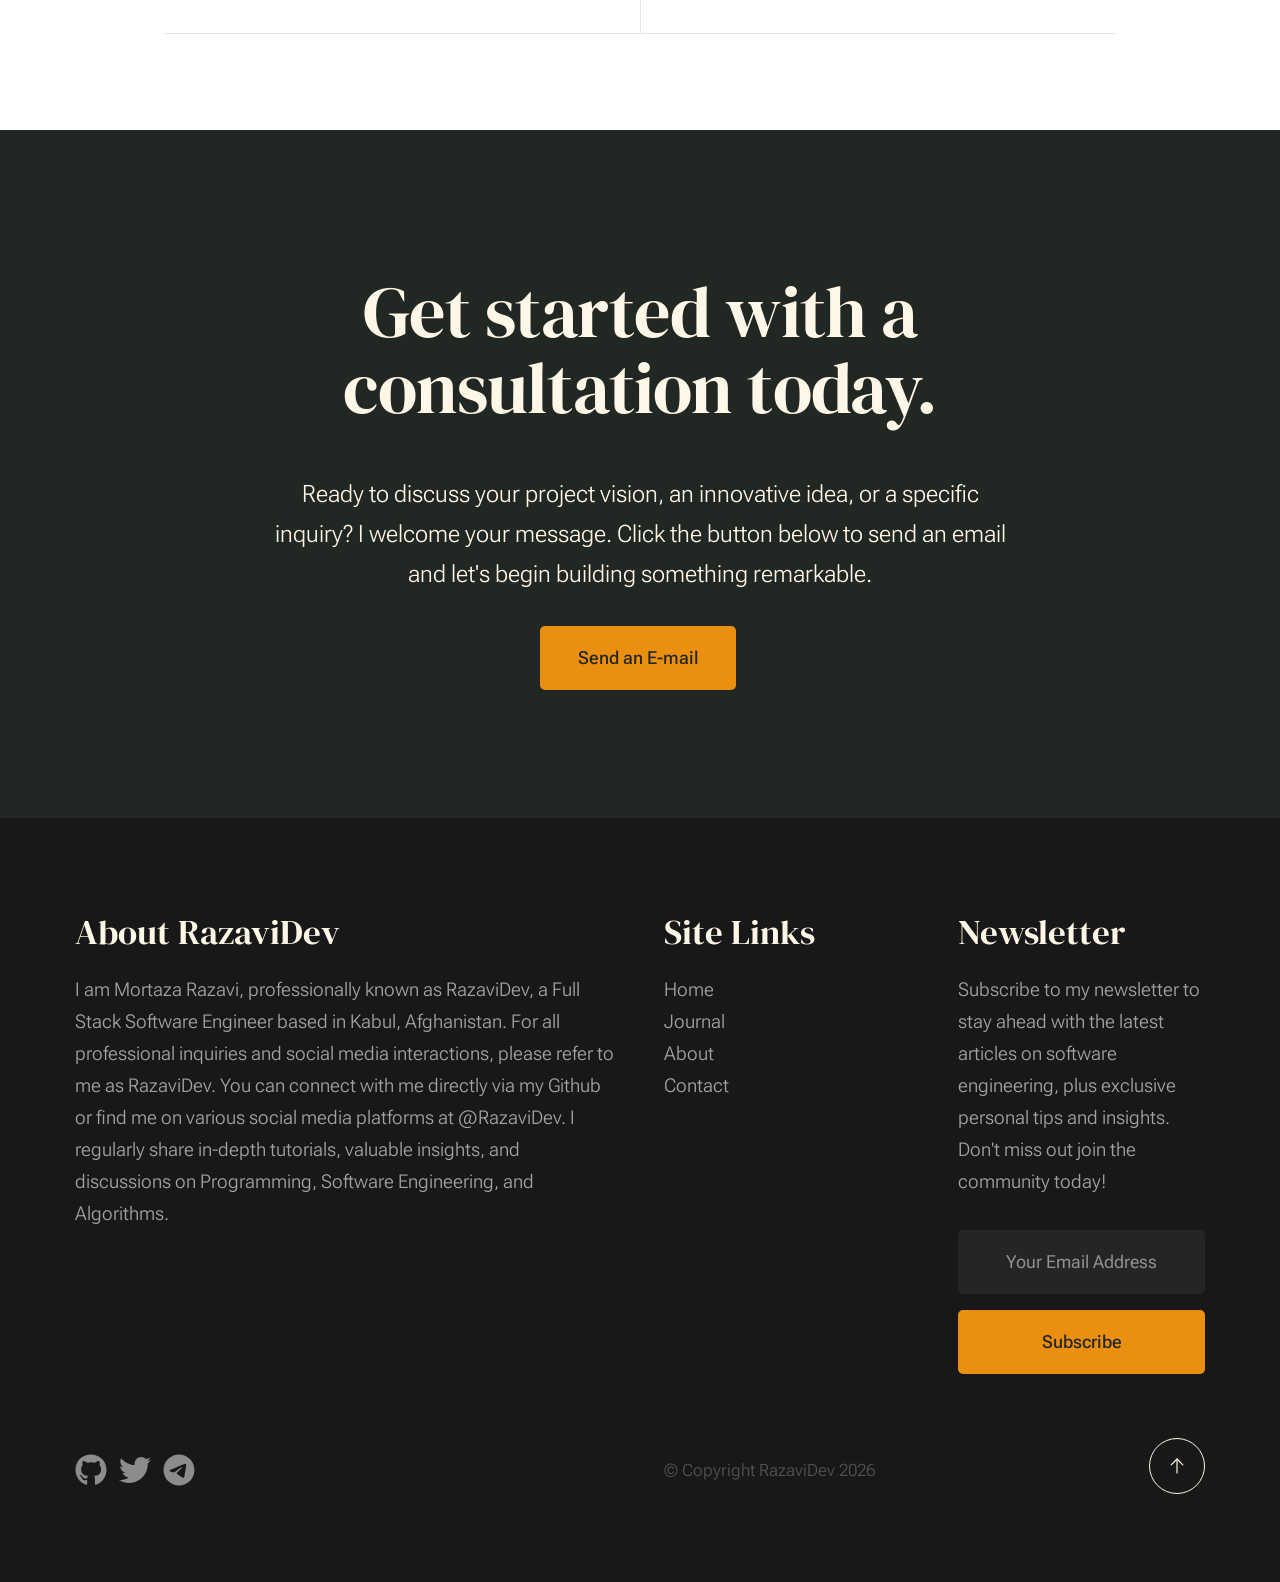
<file: blog/lets-optimize-a-wordpress-website.html>
<!-- html temp -->
<!DOCTYPE html>
<html lang="en" class="no-js">

<head>

    <!--- basic page needs
    ================================================== -->
    <meta charset="utf-8">
    <meta name="viewport" content="width=device-width, initial-scale=1">
    <title>How to Speed Up &amp; Optimize a WordPress Website | RazaviDev</title>

    <!-- SEO / discoverability
    ================================================== -->
    <meta name="description" content="A hands-on guide to making WordPress faster: keep core and plugins current, remove the unused ones, drop third-party widgets, compress images and layer in caching.">
    <!-- meta keywords: Google no longer uses these, but Bing/Yandex and some AI agents still read them -->
    <meta name="keywords" content="WordPress speed optimization, speed up WordPress, WordPress caching, WP Super Cache, Varnish caching, image compression, Smush plugin, WordPress performance">
    <meta name="author" content="Mortaza Razavi (RazaviDev)">
    <link rel="canonical" href="https://razavidev.github.io/blog/lets-optimize-a-wordpress-website.html">
    <meta name="robots" content="index, follow, max-snippet:-1, max-image-preview:large, max-video-preview:-1">

    <!-- Open Graph (Facebook, LinkedIn, Discord, Slack, ...)
    ================================================== -->
    <meta property="og:type" content="article">
    <meta property="og:site_name" content="RazaviDev">
    <meta property="og:title" content="How to Speed Up &amp; Optimize a WordPress Website | RazaviDev">
    <meta property="og:description" content="A hands-on guide to making WordPress faster: keep core and plugins current, remove the unused ones, drop third-party widgets, compress images and layer in caching.">
    <meta property="og:url" content="https://razavidev.github.io/blog/lets-optimize-a-wordpress-website.html">
    <meta property="og:image" content="https://razavidev.github.io/images/thumbs/single/standard-1200.jpg">
    <meta property="og:image:width" content="1200">
    <meta property="og:image:height" content="720">
    <meta property="og:image:alt" content="Let's Optimize a WordPress Website">
    <meta property="og:locale" content="en_US">
    <meta property="article:published_time" content="2024-02-09T00:00:00+00:00">
    <meta property="article:author" content="Mortaza Razavi (RazaviDev)">
    <meta property="article:section" content="Web Development">

    <!-- Twitter / X
    ================================================== -->
    <meta name="twitter:card" content="summary_large_image">
    <meta name="twitter:title" content="How to Speed Up &amp; Optimize a WordPress Website | RazaviDev">
    <meta name="twitter:description" content="A hands-on guide to making WordPress faster: keep core and plugins current, remove the unused ones, drop third-party widgets, compress images and layer in caching.">
    <meta name="twitter:image" content="https://razavidev.github.io/images/thumbs/single/standard-1200.jpg">
    <meta name="twitter:image:alt" content="Let's Optimize a WordPress Website">

    <!-- Structured data (Schema.org / JSON-LD): BlogPosting -->
    <script type="application/ld+json">
    {
      "@context": "https://schema.org",
      "@type": "BlogPosting",
      "mainEntityOfPage": {
        "@type": "WebPage",
        "@id": "https://razavidev.github.io/blog/lets-optimize-a-wordpress-website.html"
      },
      "url": "https://razavidev.github.io/blog/lets-optimize-a-wordpress-website.html",
      "headline": "Let's Optimize a WordPress Website",
      "description": "A hands-on guide to making WordPress faster: keep core and plugins current, remove the unused ones, drop third-party widgets, compress images and layer in caching.",
      "image": "https://razavidev.github.io/images/thumbs/single/standard-1200.jpg",
      "datePublished": "2024-02-09T00:00:00+00:00",
      "dateModified": "2024-02-09T00:00:00+00:00",
      "author": {
        "@type": "Person",
        "@id": "https://razavidev.github.io/#person",
        "name": "Mortaza Razavi",
        "url": "https://razavidev.github.io/about.html"
      },
      "publisher": {
        "@type": "Person",
        "@id": "https://razavidev.github.io/#person",
        "name": "Mortaza Razavi",
        "url": "https://razavidev.github.io/"
      },
      "articleSection": "Web Development",
      "keywords": "WordPress speed optimization, speed up WordPress, WordPress caching, WP Super Cache, Varnish caching, image compression, Smush plugin, WordPress performance",
      "inLanguage": "en"
    }
    </script>

    <script>
        document.documentElement.classList.remove('no-js');
        document.documentElement.classList.add('js');
    </script>

    <!-- CSS
    ================================================== -->
    <link rel="stylesheet" href="../css/vendor.css">
    <link rel="stylesheet" href="../css/styles.css">

    <!-- favicons
    ================================================== -->
    <link rel="apple-touch-icon" sizes="180x180" href="../favicon.png">
    <link rel="icon" type="image/png" sizes="32x32" href="../favicon.png">
    <link rel="icon" type="image/png" sizes="16x16" href="../favicon.png">
    <link rel="manifest" href="../site.webmanifest">

</head>


<body id="top">


    <!-- preloader
    ================================================== -->
    <div id="preloader">
        <div id="loader" class="dots-fade">
            <div></div>
            <div></div>
            <div></div>
        </div>
    </div>


    <!-- page wrap
    ================================================== -->
    <div id="page" class="s-pagewrap">


        <!-- # site header 
        ================================================== -->
        <header class="s-header">

            <div class="row s-header__inner width-sixteen-col">

                <div class="s-header__block">
                    <div class="s-header__logo">
                        <a class="logo" href="../index.html">
                            <!-- <img src="images/logo.svg" alt="Homepage"> -->
                            <h2>
                                RazaviDev.</h2>
                        </a>
                    </div>

                    <a class="s-header__menu-toggle" href="../#0"><span>Menu</span></a>
                </div> <!-- end s-header__block -->

                <nav class="s-header__nav">

                    <ul class="s-header__menu-links">
                        <li><a href="../about.html">About</a></li>
                        <li><a href="../blog.html">Journal</a></li>
                        <li><a href="../contact.html">Contact</a></li>
                    </ul> <!-- s-header__menu-links -->

                    <div class="s-header__contact">
                        <a href="../contact.html" class="btn btn--primary s-header__contact-btn">Let's Work Together</a>
                    </div> <!-- s-header__contact -->

                </nav> <!-- end s-header__nav -->

            </div> <!-- end s-header__inner -->

        </header> <!-- end s-header -->


        <!-- # site main content
        ================================================== -->
        <article id="content" class="s-content entry">

            <div class="s-pageheader entry__header">
                <div class="row">
                    <div class="column xl-12">

                        <h1 class="entry__title">
                            Let's Optimize a WordPress Website
                        </h1> <!-- end entry__title -->

                        <div class="entry__meta">
                            <div class="entry__meta-date">
                                <svg width="24" height="24" fill="none" viewBox="0 0 24 24">
                                    <circle cx="12" cy="12" r="7.25" stroke="currentColor" stroke-width="1.5"></circle>
                                    <path stroke="currentColor" stroke-width="1.5" d="M12 8V12L14 14"></path>
                                </svg>
                                February 09, 2024
                            </div>
                            <div class="entry__meta-cat">
                                <svg width="24" height="24" fill="none" viewBox="0 0 24 24">
                                    <path stroke="currentColor" stroke-linecap="round" stroke-linejoin="round"
                                        stroke-width="1.5"
                                        d="M19.25 17.25V9.75C19.25 8.64543 18.3546 7.75 17.25 7.75H4.75V17.25C4.75 18.3546 5.64543 19.25 6.75 19.25H17.25C18.3546 19.25 19.25 18.3546 19.25 17.25Z">
                                    </path>
                                    <path stroke="currentColor" stroke-linecap="round" stroke-linejoin="round"
                                        stroke-width="1.5"
                                        d="M13.5 7.5L12.5685 5.7923C12.2181 5.14977 11.5446 4.75 10.8127 4.75H6.75C5.64543 4.75 4.75 5.64543 4.75 6.75V11">
                                    </path>
                                </svg>
                                <span class="cat-links">
                                    <a href="../blog.html">Web Development</a>
                                </span>
                            </div>
                        </div> <!-- end entry__meta -->

                    </div>
                </div>
            </div> <!-- end entry__header -->

            <div class="s-pagecontent entry__content">

                <div class="row entry__primary width-narrower">
                    <div class="column xl-12">

                        <div>
                            Whipping a WordPress site into shape isn’t always easy, particularly once you’ve piled on
                            a mountain of plugins and a heavyweight theme. The good news? This article walks you
                            through the most effective ways to slim things down, so your site ends up feeling light
                            and refreshed.

                            Everything below covers the basic housekeeping you should do before installing yet more
                            software and plugins. If you’ve already audited your current WordPress setup, feel free to
                            jump ahead to the next part.<br>
                            <br>
                            <br>
                            <strong>Keep WordPress up to date</strong>: Make a habit of running the newest WordPress
                            release available to your account. Each fresh version tends to ship with tweaks that make
                            your site run faster than the one before it.<br>
                            <br>
                            <br>
                            <strong>Refresh your plugins</strong>: The updating doesn’t stop with core. Every time
                            WordPress ships a new version, go through your plugins too. Sort them into two piles:
                            the ones you rely on and the ones you don’t. Confirm that the keepers are current and
                            behaving correctly. Anything you’re no longer using shouldn’t simply be deactivated &mdash;
                            remove it outright. Old, forgotten plugins drag on performance, so clear them out of the
                            plugins directory.<br>
                            <br>
                            <br>
                            <strong>Do away with third-party plugins</strong>: Trimming the third-party services and
                            widgets embedded in your blog is one of the quickest wins for load times. A few of them may
                            be essential, but wherever you can, swap a remotely hosted plugin for a native WordPress
                            one. When an external service is slow, your whole site can end up looking broken.<br>
                            <br>
                            <br>
                            <strong>Shrink your images</strong>: Getting images right is among the single most
                            impactful things you can do for WordPress speed. Oversized image files can quietly drag
                            your site down, because every picture places a heavy demand on your server’s resources. The
                            answer: compress them.<br>
                            <br>
                            Take a look at the Smush Image Compression and Optimization plugin. It deserves to be
                            installed by default on any site that cares about image weight. Smush strips out metadata
                            and tightens JPEG compression, removing wasted bytes without visibly degrading the picture.
                            You can compress an image sitting in any folder.<br>
                            <br>
                            <strong>Load JavaScript last</strong>: When your JavaScript is sluggish to load, keep it at
                            the foot of the page so everything else renders first. Otherwise visitors are left staring
                            at a blank screen until the JavaScript has fully connected.<br>
                            <div style="text-align: center;">
                                <br>
                                <strong>Cache is King</strong><br>
                                &nbsp;
                            </div>
                            Every time someone lands on your site, their browser requests data from your host’s server
                            &mdash; CSS, JavaScript, images and more. Caching is one of the best levers for speeding
                            that exchange up and easing the load on your server.<br>
                            <br>
                            Put simply, caching stores pages, images and files on a local drive. The next time that
                            same request arrives, the cached copy is handed over instead of rebuilding everything from
                            scratch, which means faster delivery. Several flavours of caching exist, and each one needs
                            attention if you want the best results:<br>
                            <br>
                            <br>
                            <strong>WordPress cache: </strong>WordPress supports caching plugins that generate a
                            static HTML copy of each of your pages, cutting down page load time. Plenty of plugins do
                            this well, but our favourite is WP Super Cache.<br>
                            <br>
                            WP Super Cache is free and dead simple to set up. Where some alternatives are bloated and
                            plastered with ads, WP Super Cache stays lean and ad-free. It runs straight out of the box
                            and can be fine-tuned by beginners and veterans alike. Once it’s installed and active, you
                            should notice a difference right away in page-loading tests, on both the public pages and
                            the admin dashboard.<br>
                            <br>
                            <br>
                            <strong>Server cache</strong>: If your site deals with heavy traffic on a VPS, dedicated box
                            or cloud server, it’s worth exploring server-level caching. That means placing a reverse
                            proxy in front of the machine that actually runs WordPress. The WordPress codex describes
                            server caching well:<br>
                            <br>
                            The most basic setups cache on the server itself, while more elaborate ones may lean on
                            several caching servers — known as reverse proxy servers — positioned “in front” of
                            web servers that run the WordPress application.<br>
                            <br>
                            My go-to for server caching is <a href="https://www.varnish-cache.org/">Varnish
                                Caching</a>. Let Varnish describe what they do so well:<br>
                            <br>
                            <em>Varnish Cache is a web application accelerator also known as a caching HTTP reverse
                                proxy. You install it in front of any server that speaks HTTP and
                            </em><em>configure</em><em> it to cache the contents. Varnish Cache is really, really fast.
                                It typically speeds up delivery with a factor of 300 – 1000x, depending on your
                                architecture.</em><br>
                            <br>
                            Once Varnish Caching is in place, add the free Proxy Cache Purge plugin for WordPress
                            (formerly Varnish HTTP Purge). It lets you wipe the cache by hand whenever you need to.
                        </div>

                        <div class="post-nav">
                            <div class="post-nav__prev">
                                <a href="how-to-manage-your-time-as-a-software-engineer.html" rel="prev">
                                    <span>Prev</span>
                                    How to Manage Your Time as a Software Engineer
                                </a>
                            </div>
                            <div class="post-nav__next">
                                <a href="php-tips-and-tricks.html" rel="next">
                                    <span>Next</span>
                                    PHP Tips and Tricks
                                </a>
                            </div>
                        </div> <!-- end post-nav -->

                    </div> <!-- end column-->
                </div> <!-- end entry__primary -->

            </div> <!-- end entry__content -->

        </article> <!-- s-content entry-->


        <!-- # cta
        ================================================== -->
        <section id="cta" class="s-cta">

            <div class="row row-x-center text-center">
                <div class="column xl-8 lg-12">
                    <div class="s-cta__content">
                        <h2 class="text-display-title">
                            Get started with a consultation today.
                        </h2>
                        <p class="lead">
                            Ready to discuss your project vision, an innovative idea, or a specific inquiry? I welcome
                            your message. Click the button below to send an email and let's begin building something
                            remarkable.
                        </p>
                        <a href="mailto:mr.razavidev@gmail.com" class="btn btn--primary">Send an E-mail</a>
                    </div>
                </div>
            </div>

        </section> <!-- end s-cta -->

        <!-- # footer 
        ================================================== -->
        <footer class="s-footer">
            <div class="row s-footer__content">
                <div class="column xl-6 lg-6 md-12 s-footer__block s-footer__about">
                    <h3>About RazaviDev</h3>
                    <p>
                        I am Mortaza Razavi, professionally known as RazaviDev, a Full Stack Software Engineer based in
                        Kabul, Afghanistan. For all professional inquiries and social media interactions, please refer
                        to me as RazaviDev. You can connect with me directly via my Github or find me on various social
                        media platforms at @RazaviDev. I regularly share
                        in-depth tutorials, valuable insights, and discussions on Programming, Software Engineering, and
                        Algorithms.
                    </p>
                </div>
                <div class="column xl-3 lg-6 md-12 s-footer__block s-footer__site-links">
                    <h3>Site Links</h3>
                    <ul class="link-list">
                        <li><a href="../index.html">Home</a></li>
                        <li><a href="../blog.html">Journal</a></li>
                        <li><a href="../about.html">About</a></li>
                        <li><a href="../contact.html">Contact</a></li>
                        <!-- <li><a href="../https://www.dreamhost.com/r.cgi?287326">DreamHost</a></li> -->
                    </ul>
                </div>
                <div class="column xl-3 lg-6 md-12 tab-12 s-footer__block s-footer__newsletter">
                    <h3>Newsletter</h3>
                    <p>
                        Subscribe to my newsletter to stay ahead with the latest articles on software engineering, plus
                        exclusive personal tips and insights. Don't miss out join the community today!
                    </p>

                    <div class="subscribe-form">
                        <form id="mc-form" class="mc-form" novalidate="true">
                            <input type="email" name="EMAIL" id="mce-EMAIL" class="u-fullwidth text-center"
                                placeholder="Your Email Address"
                                title="The domain portion of the email address is invalid (the portion after the @)."
                                pattern="^([^\x00-\x20\x22\x28\x29\x2c\x2e\x3a-\x3c\x3e\x40\x5b-\x5d\x7f-\xff]+|\x22([^\x0d\x22\x5c\x80-\xff]|\x5c[\x00-\x7f])*\x22)(\x2e([^\x00-\x20\x22\x28\x29\x2c\x2e\x3a-\x3c\x3e\x40\x5b-\x5d\x7f-\xff]+|\x22([^\x0d\x22\x5c\x80-\xff]|\x5c[\x00-\x7f])*\x22))*\x40([^\x00-\x20\x22\x28\x29\x2c\x2e\x3a-\x3c\x3e\x40\x5b-\x5d\x7f-\xff]+|\x5b([^\x0d\x5b-\x5d\x80-\xff]|\x5c[\x00-\x7f])*\x5d)(\x2e([^\x00-\x20\x22\x28\x29\x2c\x2e\x3a-\x3c\x3e\x40\x5b-\x5d\x7f-\xff]+|\x5b([^\x0d\x5b-\x5d\x80-\xff]|\x5c[\x00-\x7f])*\x5d))*(\.\w{2,})+$"
                                required="">
                            <input type="submit" name="subscribe" value="Subscribe"
                                class="btn btn--primary btn--small u-fullwidth">
                            <!-- <div style="position: absolute; left: -5000px;" aria-hidden="true"><input type="text" name="b_cdb7b577e41181934ed6a6a44_9a91cfe7b3" tabindex="-1" value=""></div> -->
                            <div class="mc-status"></div>
                        </form>
                    </div>
                </div>
            </div>

            <div class="row s-footer__bottom">
                <div class="column xl-6 lg-12">
                    <ul class="s-footer__social social-list">
                        <li>
                            <a href="../https://github.com/razavidev">
                                <svg xmlns="http://www.w3.org/2000/svg"
                                    viewBox="0 0 496 512"><!--! Font Awesome Free 6.4.2 by @fontawesome - https://fontawesome.com License - https://fontawesome.com/license/free (Icons: CC BY 4.0, Fonts: SIL OFL 1.1, Code: MIT License) Copyright 2023 Fonticons, Inc. -->
                                    <path
                                        d="M165.9 397.4c0 2-2.3 3.6-5.2 3.6-3.3.3-5.6-1.3-5.6-3.6 0-2 2.3-3.6 5.2-3.6 3-.3 5.6 1.3 5.6 3.6zm-31.1-4.5c-.7 2 1.3 4.3 4.3 4.9 2.6 1 5.6 0 6.2-2s-1.3-4.3-4.3-5.2c-2.6-.7-5.5.3-6.2 2.3zm44.2-1.7c-2.9.7-4.9 2.6-4.6 4.9.3 2 2.9 3.3 5.9 2.6 2.9-.7 4.9-2.6 4.6-4.6-.3-1.9-3-3.2-5.9-2.9zM244.8 8C106.1 8 0 113.3 0 252c0 110.9 69.8 205.8 169.5 239.2 12.8 2.3 17.3-5.6 17.3-12.1 0-6.2-.3-40.4-.3-61.4 0 0-70 15-84.7-29.8 0 0-11.4-29.1-27.8-36.6 0 0-22.9-15.7 1.6-15.4 0 0 24.9 2 38.6 25.8 21.9 38.6 58.6 27.5 72.9 20.9 2.3-16 8.8-27.1 16-33.7-55.9-6.2-112.3-14.3-112.3-110.5 0-27.5 7.6-41.3 23.6-58.9-2.6-6.5-11.1-33.3 2.6-67.9 20.9-6.5 69 27 69 27 20-5.6 41.5-8.5 62.8-8.5s42.8 2.9 62.8 8.5c0 0 48.1-33.6 69-27 13.7 34.7 5.2 61.4 2.6 67.9 16 17.7 25.8 31.5 25.8 58.9 0 96.5-58.9 104.2-114.8 110.5 9.2 7.9 17 22.9 17 46.4 0 33.7-.3 75.4-.3 83.6 0 6.5 4.6 14.4 17.3 12.1C428.2 457.8 496 362.9 496 252 496 113.3 383.5 8 244.8 8zM97.2 352.9c-1.3 1-1 3.3.7 5.2 1.6 1.6 3.9 2.3 5.2 1 1.3-1 1-3.3-.7-5.2-1.6-1.6-3.9-2.3-5.2-1zm-10.8-8.1c-.7 1.3.3 2.9 2.3 3.9 1.6 1 3.6.7 4.3-.7.7-1.3-.3-2.9-2.3-3.9-2-.6-3.6-.3-4.3.7zm32.4 35.6c-1.6 1.3-1 4.3 1.3 6.2 2.3 2.3 5.2 2.6 6.5 1 1.3-1.3.7-4.3-1.3-6.2-2.2-2.3-5.2-2.6-6.5-1zm-11.4-14.7c-1.6 1-1.6 3.6 0 5.9 1.6 2.3 4.3 3.3 5.6 2.3 1.6-1.3 1.6-3.9 0-6.2-1.4-2.3-4-3.3-5.6-2z">
                                    </path>
                                </svg>
                                <span class="u-screen-reader-text">Github</span>
                            </a>
                        </li>
                        <li>
                            <a href="../https://twitter.com/razavidev">
                                <svg xmlns="http://www.w3.org/2000/svg"
                                    viewBox="0 0 512 512"><!--! Font Awesome Free 6.4.2 by @fontawesome - https://fontawesome.com License - https://fontawesome.com/license/free (Icons: CC BY 4.0, Fonts: SIL OFL 1.1, Code: MIT License) Copyright 2023 Fonticons, Inc. -->
                                    <path
                                        d="M459.37 151.716c.325 4.548.325 9.097.325 13.645 0 138.72-105.583 298.558-298.558 298.558-59.452 0-114.68-17.219-161.137-47.106 8.447.974 16.568 1.299 25.34 1.299 49.055 0 94.213-16.568 130.274-44.832-46.132-.975-84.792-31.188-98.112-72.772 6.498.974 12.995 1.624 19.818 1.624 9.421 0 18.843-1.3 27.614-3.573-48.081-9.747-84.143-51.98-84.143-102.985v-1.299c13.969 7.797 30.214 12.67 47.431 13.319-28.264-18.843-46.781-51.005-46.781-87.391 0-19.492 5.197-37.36 14.294-52.954 51.655 63.675 129.3 105.258 216.365 109.807-1.624-7.797-2.599-15.918-2.599-24.04 0-57.828 46.782-104.934 104.934-104.934 30.213 0 57.502 12.67 76.67 33.137 23.715-4.548 46.456-13.32 66.599-25.34-7.798 24.366-24.366 44.833-46.132 57.827 21.117-2.273 41.584-8.122 60.426-16.243-14.292 20.791-32.161 39.308-52.628 54.253z">
                                    </path>
                                </svg>
                                <span class="u-screen-reader-text">Twitter</span>
                            </a>
                        </li>
                        <li>
                            <a href="../https://t.me/razavidev">
                                <svg xmlns="http://www.w3.org/2000/svg"
                                    viewBox="0 0 496 512"><!--! Font Awesome Free 6.4.2 by @fontawesome - https://fontawesome.com License - https://fontawesome.com/license/free (Icons: CC BY 4.0, Fonts: SIL OFL 1.1, Code: MIT License) Copyright 2023 Fonticons, Inc. -->
                                    <path
                                        d="M248,8C111.033,8,0,119.033,0,256S111.033,504,248,504,496,392.967,496,256,384.967,8,248,8ZM362.952,176.66c-3.732,39.215-19.881,134.378-28.1,178.3-3.476,18.584-10.322,24.816-16.948,25.425-14.4,1.326-25.338-9.517-39.287-18.661-21.827-14.308-34.158-23.215-55.346-37.177-24.485-16.135-8.612-25,5.342-39.5,3.652-3.793,67.107-61.51,68.335-66.746.153-.655.3-3.1-1.154-4.384s-3.59-.849-5.135-.5q-3.283.746-104.608,69.142-14.845,10.194-26.894,9.934c-8.855-.191-25.888-5.006-38.551-9.123-15.531-5.048-27.875-7.717-26.8-16.291q.84-6.7,18.45-13.7,108.446-47.248,144.628-62.3c68.872-28.647,83.183-33.623,92.511-33.789,2.052-.034,6.639.474,9.61,2.885a10.452,10.452,0,0,1,3.53,6.716A43.765,43.765,0,0,1,362.952,176.66Z">
                                    </path>
                                </svg>
                                <span class="u-screen-reader-text">Instagram</span>
                            </a>
                        </li>
                    </ul> <!-- end s-footer__social -->
                </div>
                <div class="column xl-6 lg-12">
                    <p class="ss-copyright">
                        <span>© Copyright RazaviDev
                            <script>document.write(new Date().getFullYear())</script>
                        </span>
                    </p>
                </div>

                <div class="ss-go-top">
                    <a class="smoothscroll" title="Back to Top" href="../#top">
                        <svg xmlns="http://www.w3.org/2000/svg" viewBox="0 0 24 24" width="36" height="36" fill="none"
                            stroke="#ffffff" stroke-width="1" stroke-linecap="round" stroke-linejoin="round">&lt;!--!
                            Atomicons Free 1.00 by @atisalab License - https://atomicons.com/license/ (Icons: CC BY 4.0)
                            Copyright 2021 Atomicons --&gt;<polyline points="17 11 12 6 7 11"></polyline>
                            <line x1="12" y1="18" x2="12" y2="6"></line>
                        </svg>
                    </a>
                </div> <!-- end ss-go-top -->
            </div>

        </footer> <!-- end s-footer -->

    </div> <!-- end page-wrap -->

    <!-- Java Script
    ================================================== -->
    <script src="../js/plugins.js"></script>
    <script src="../js/main.js"></script>

</body>

</html>
</file>
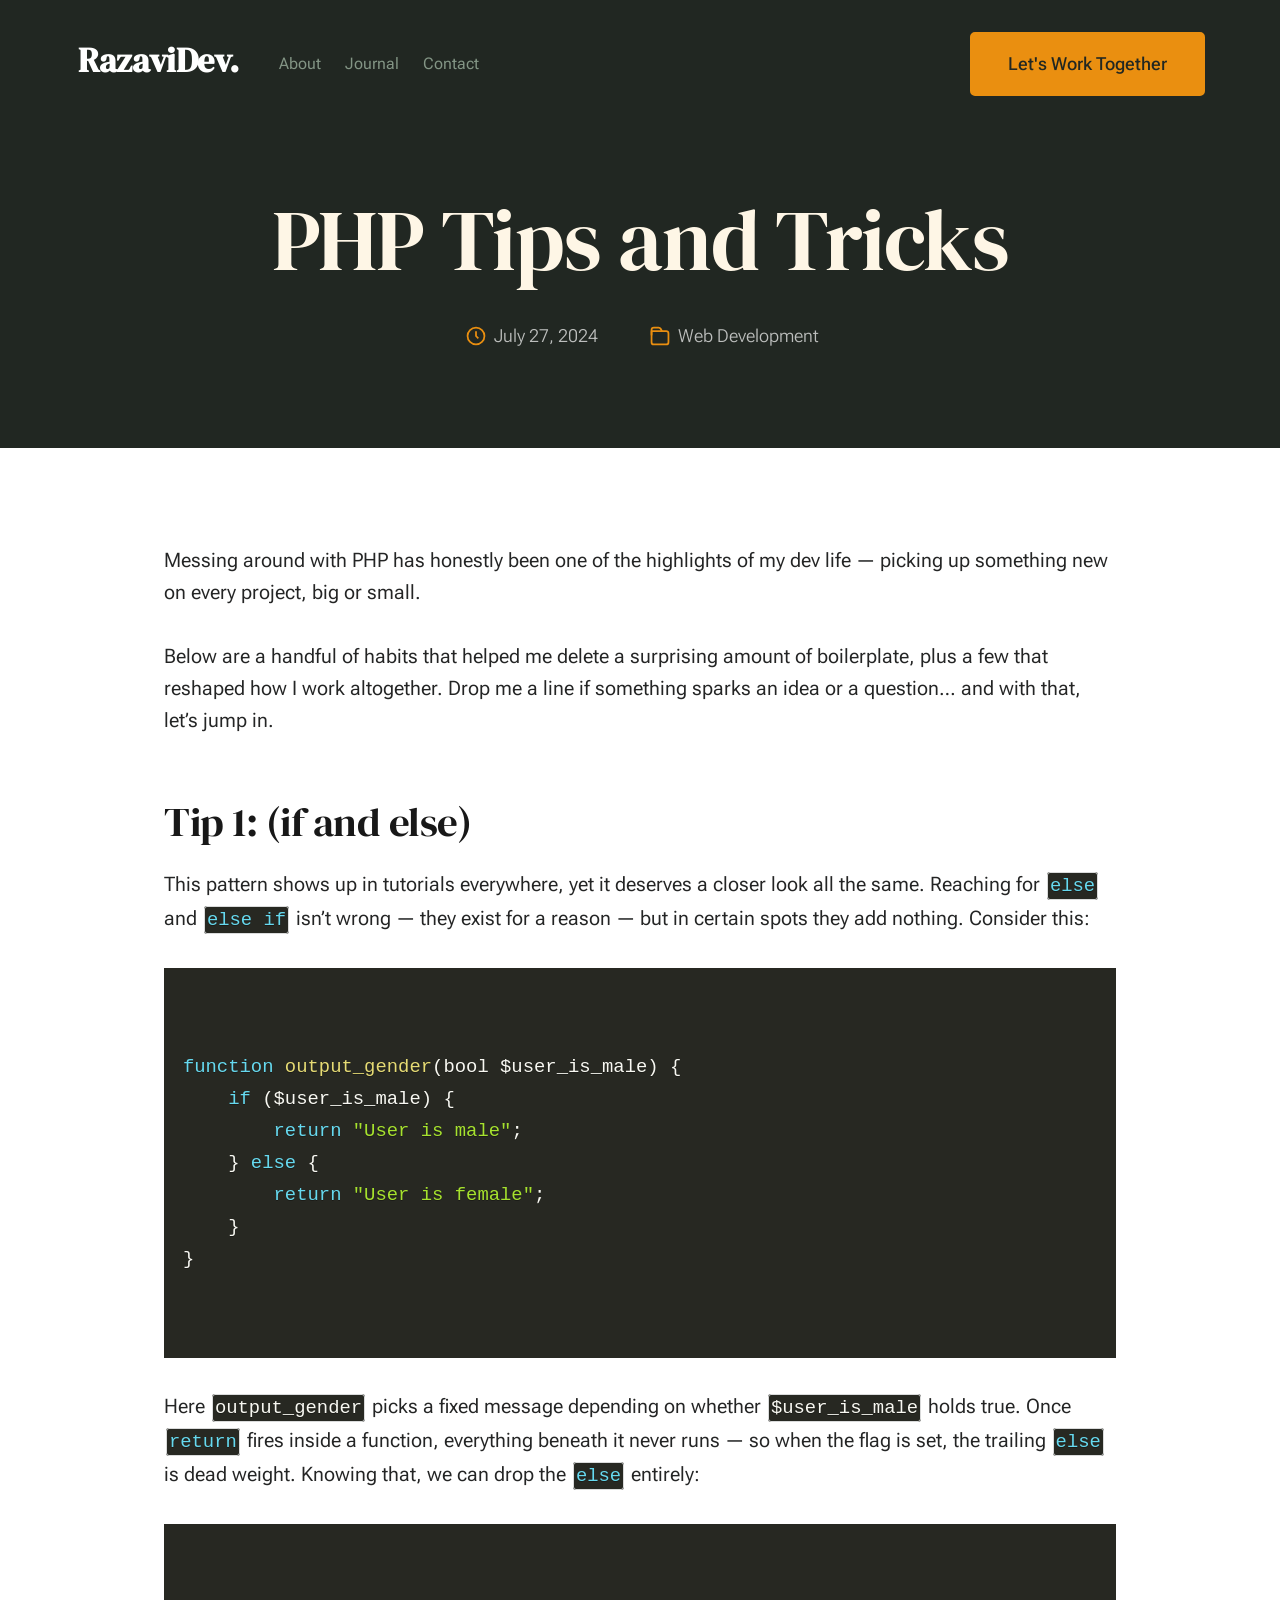
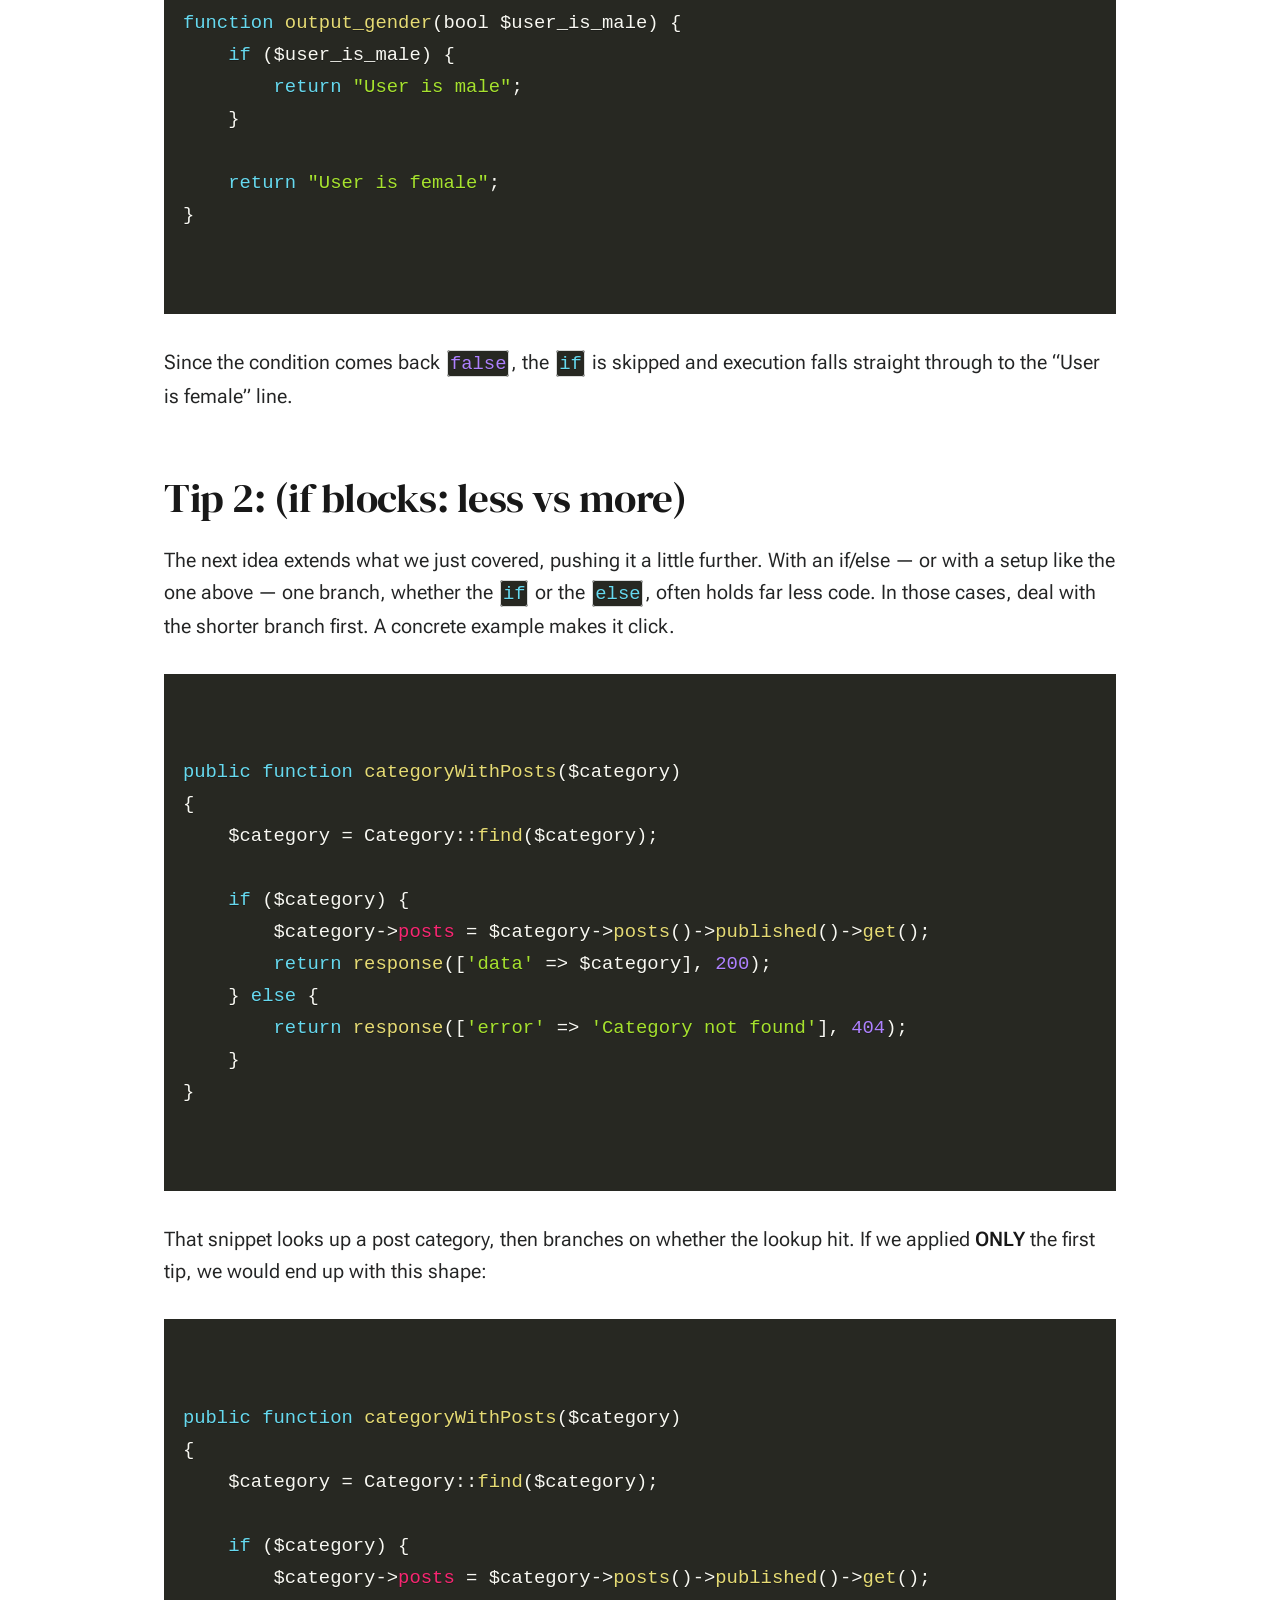
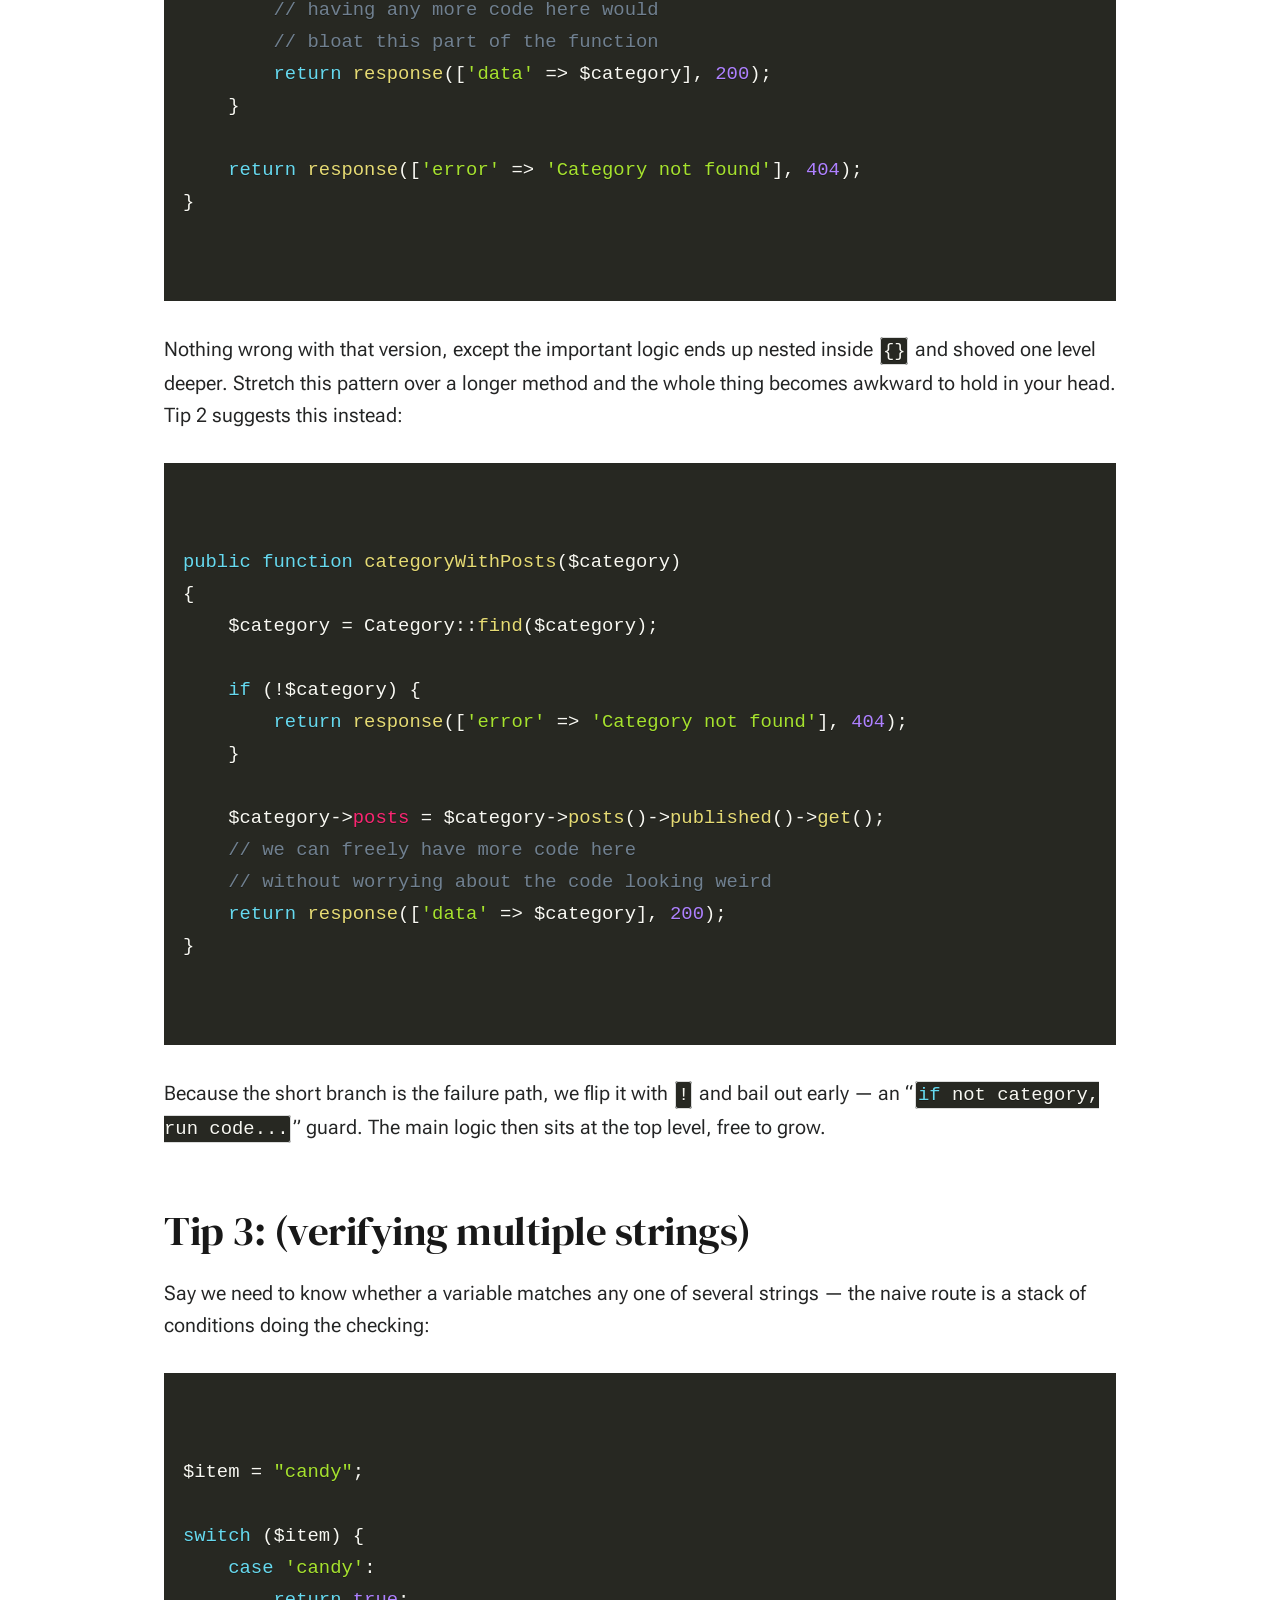
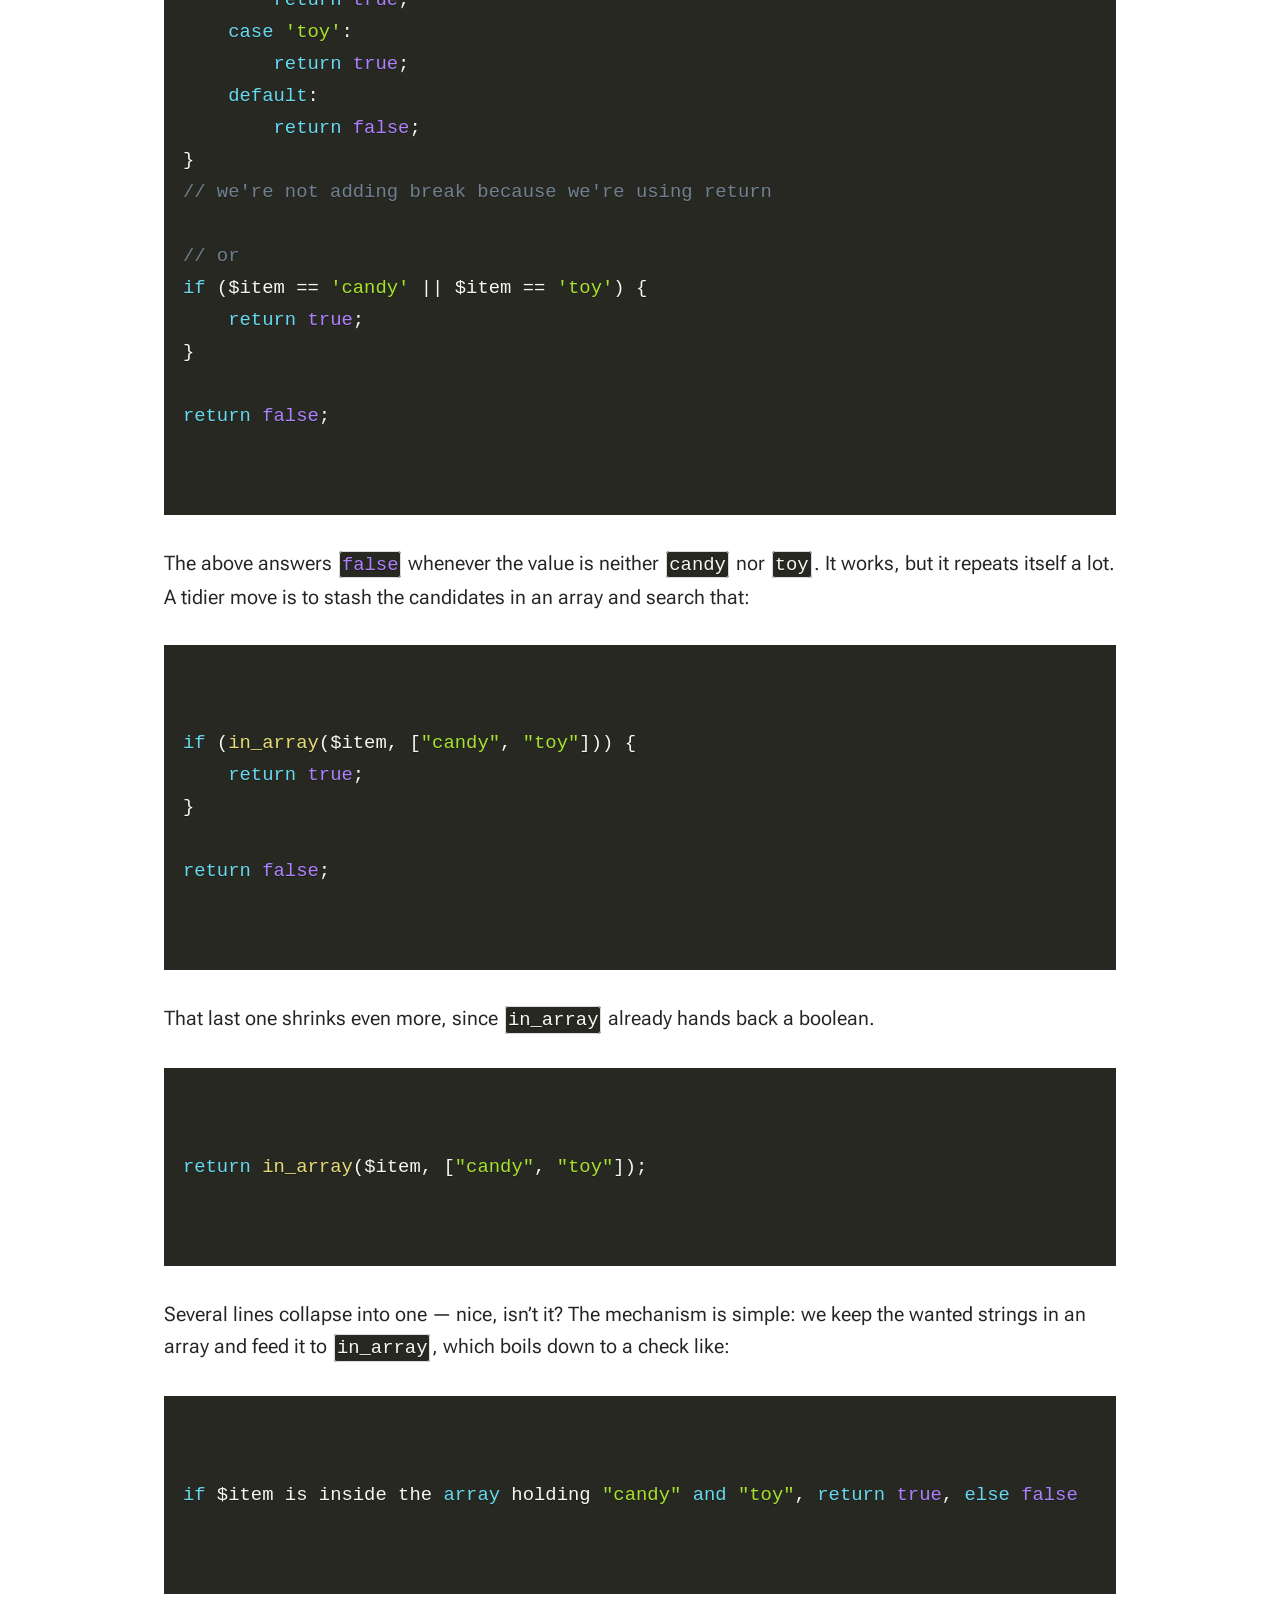
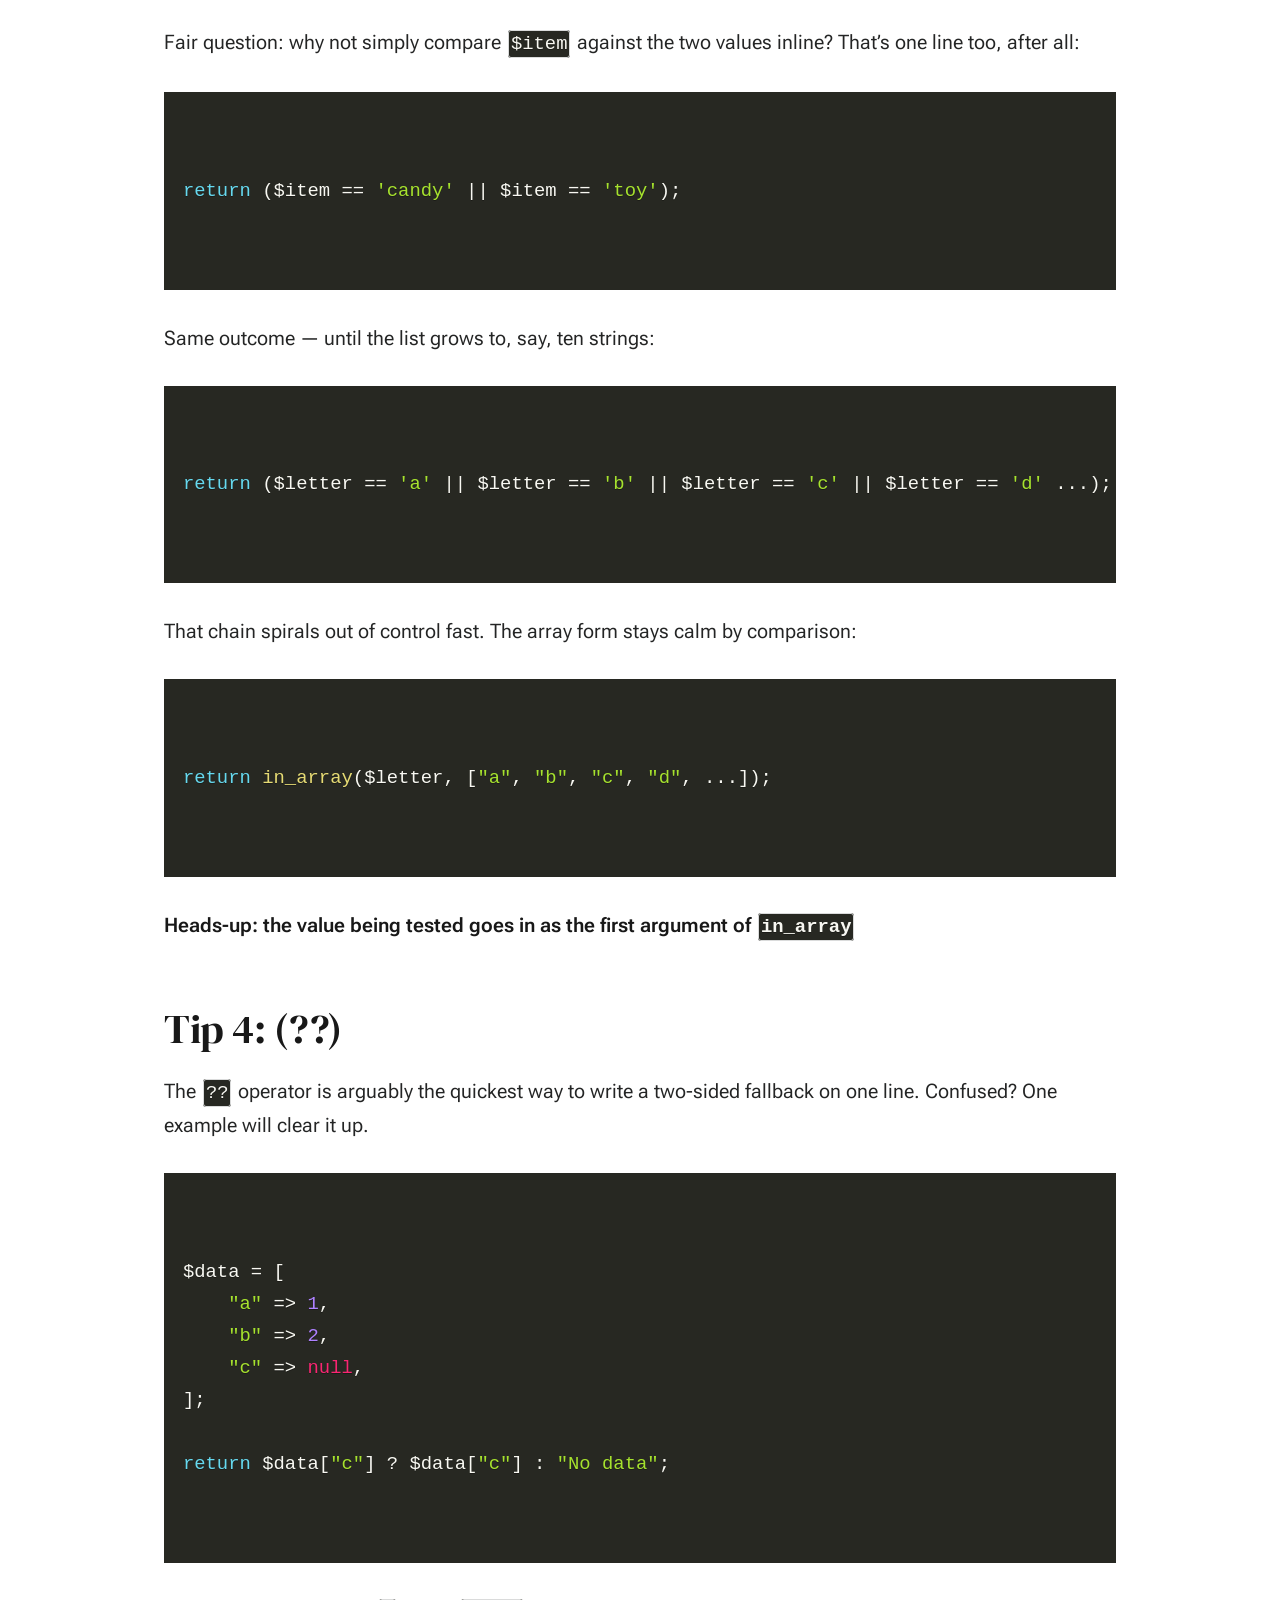
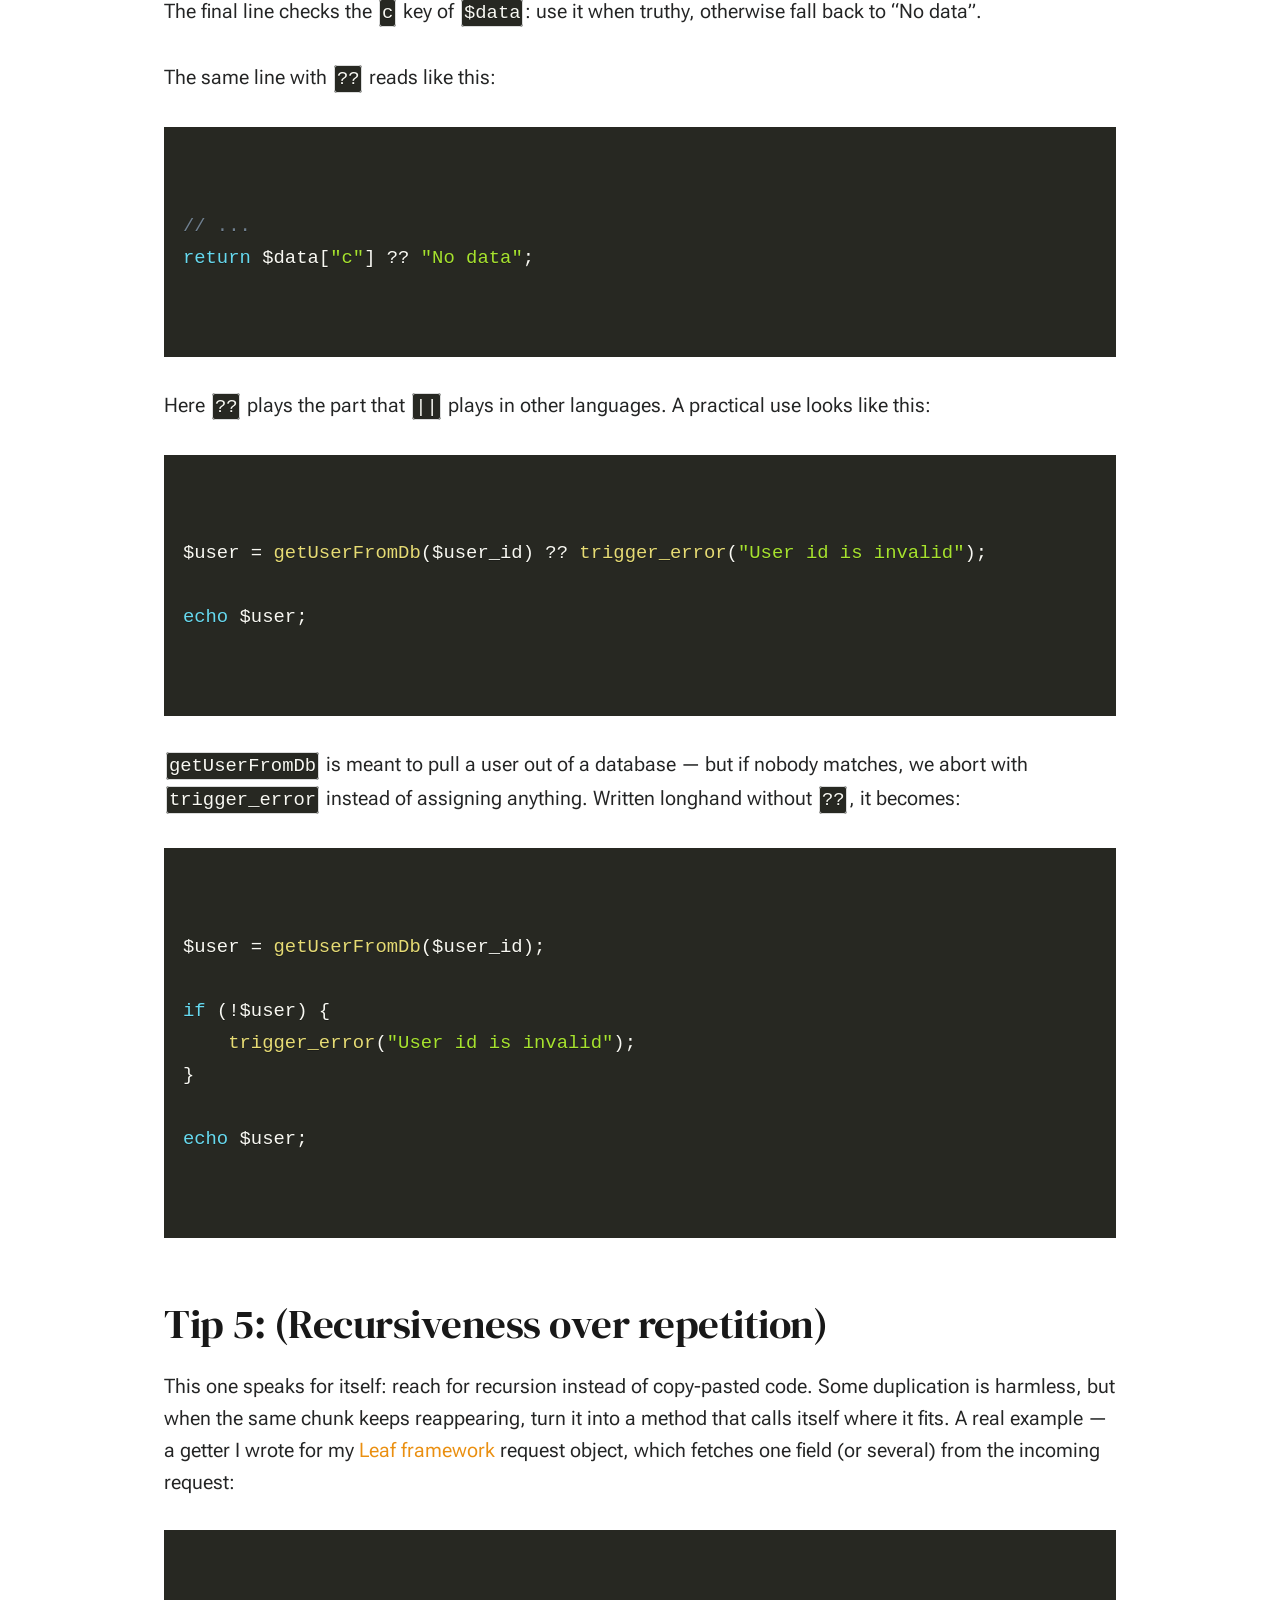
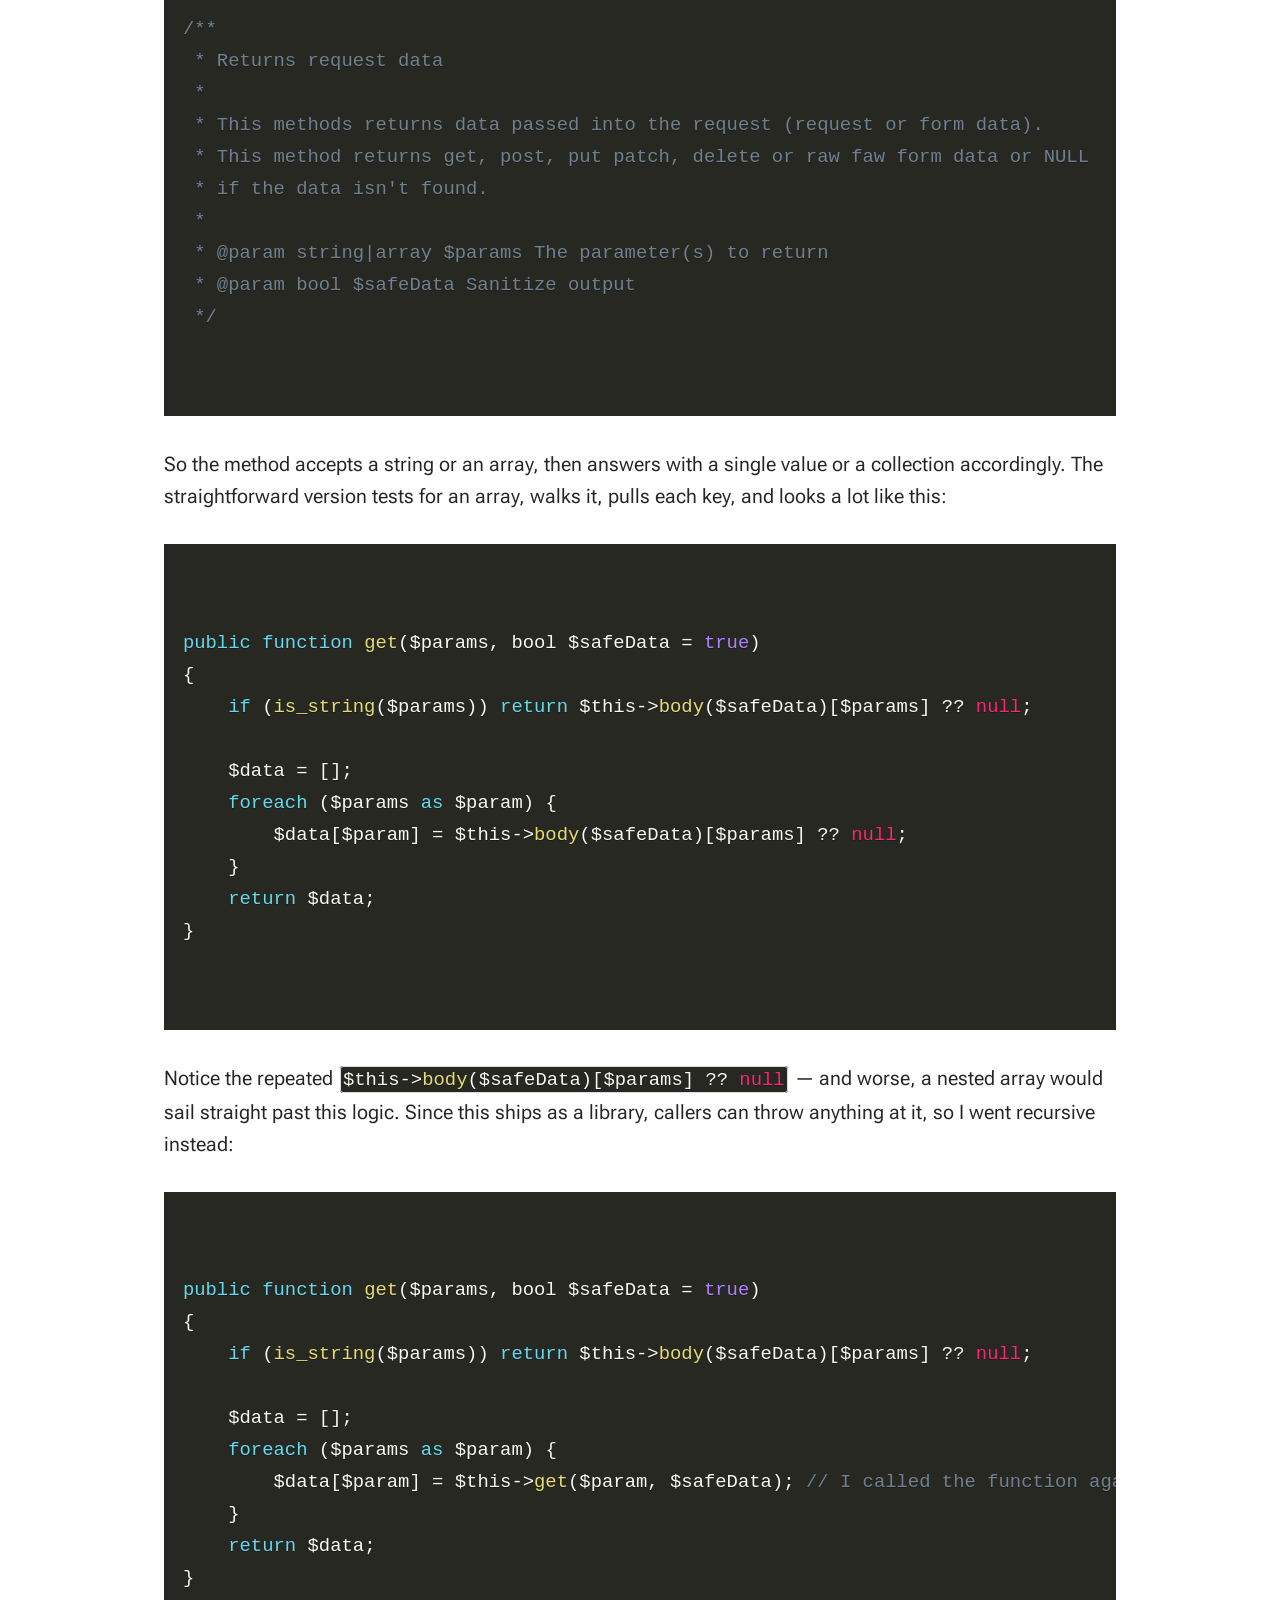
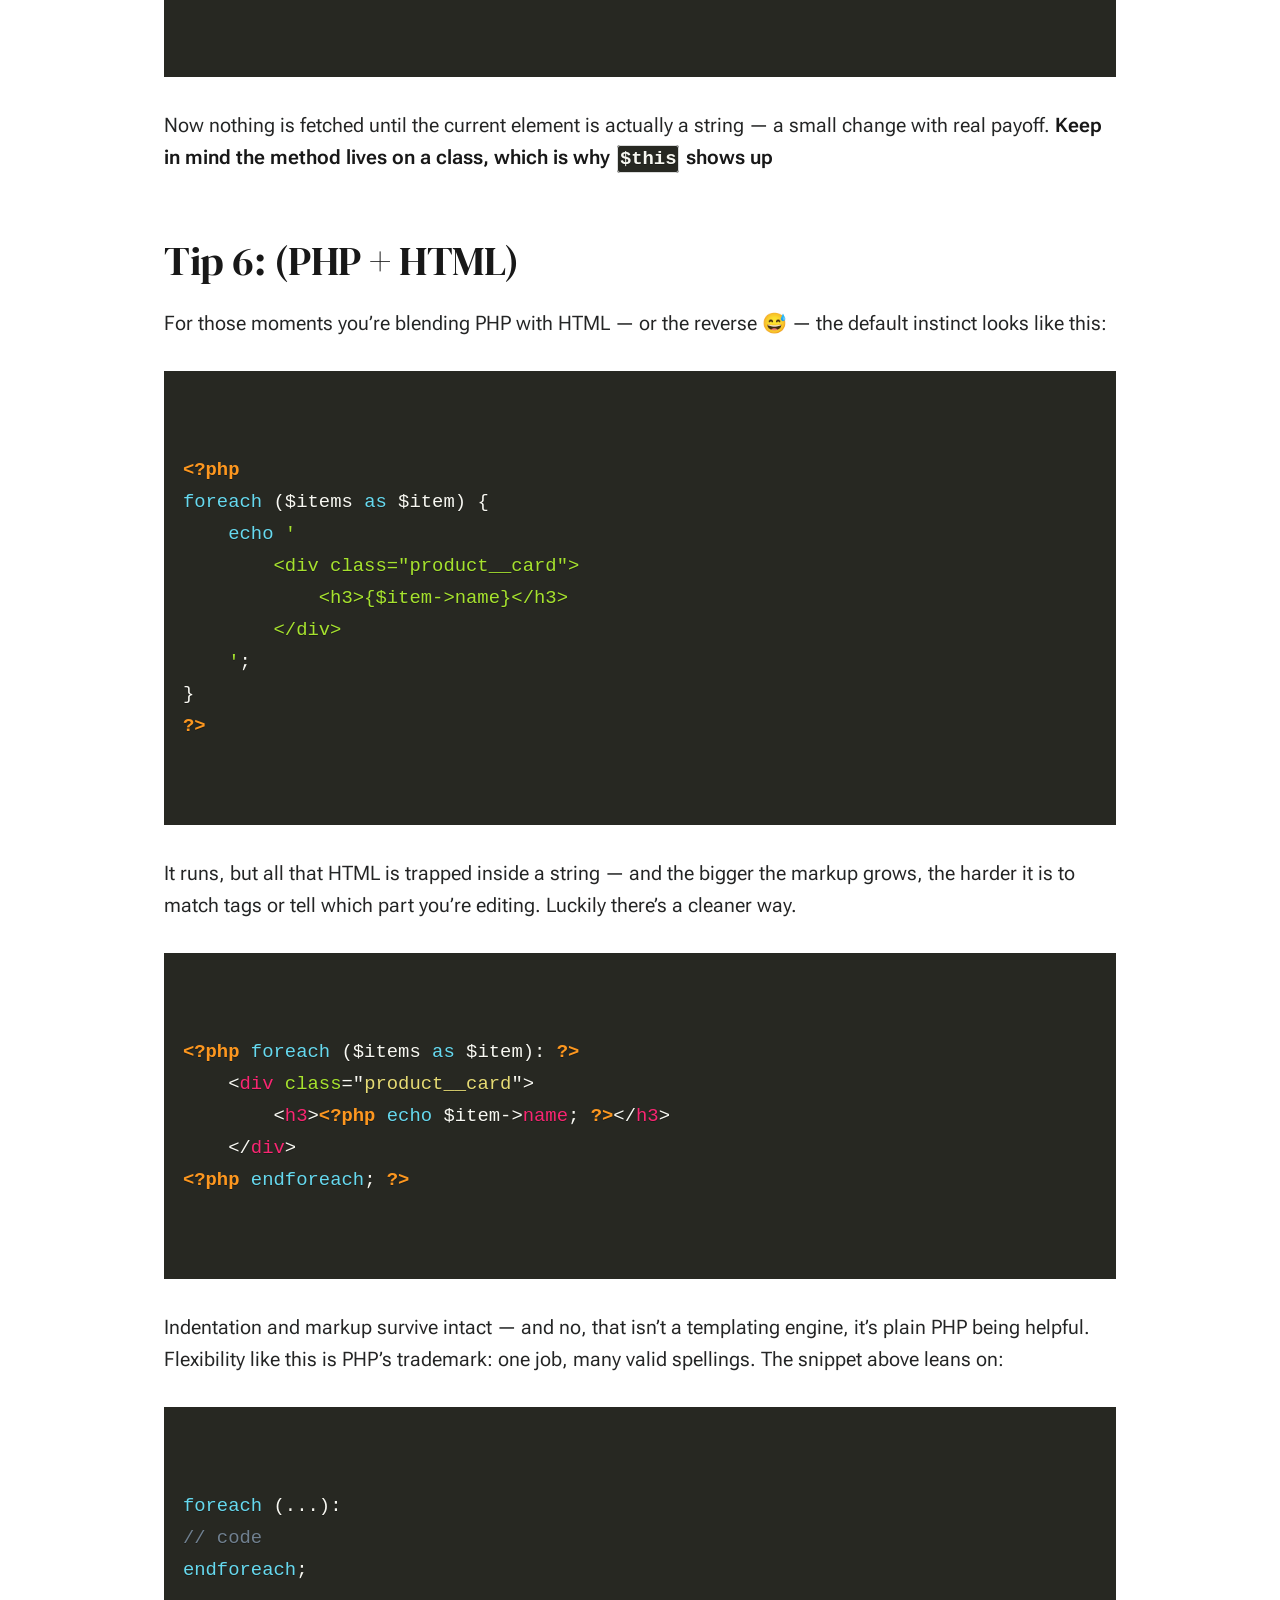
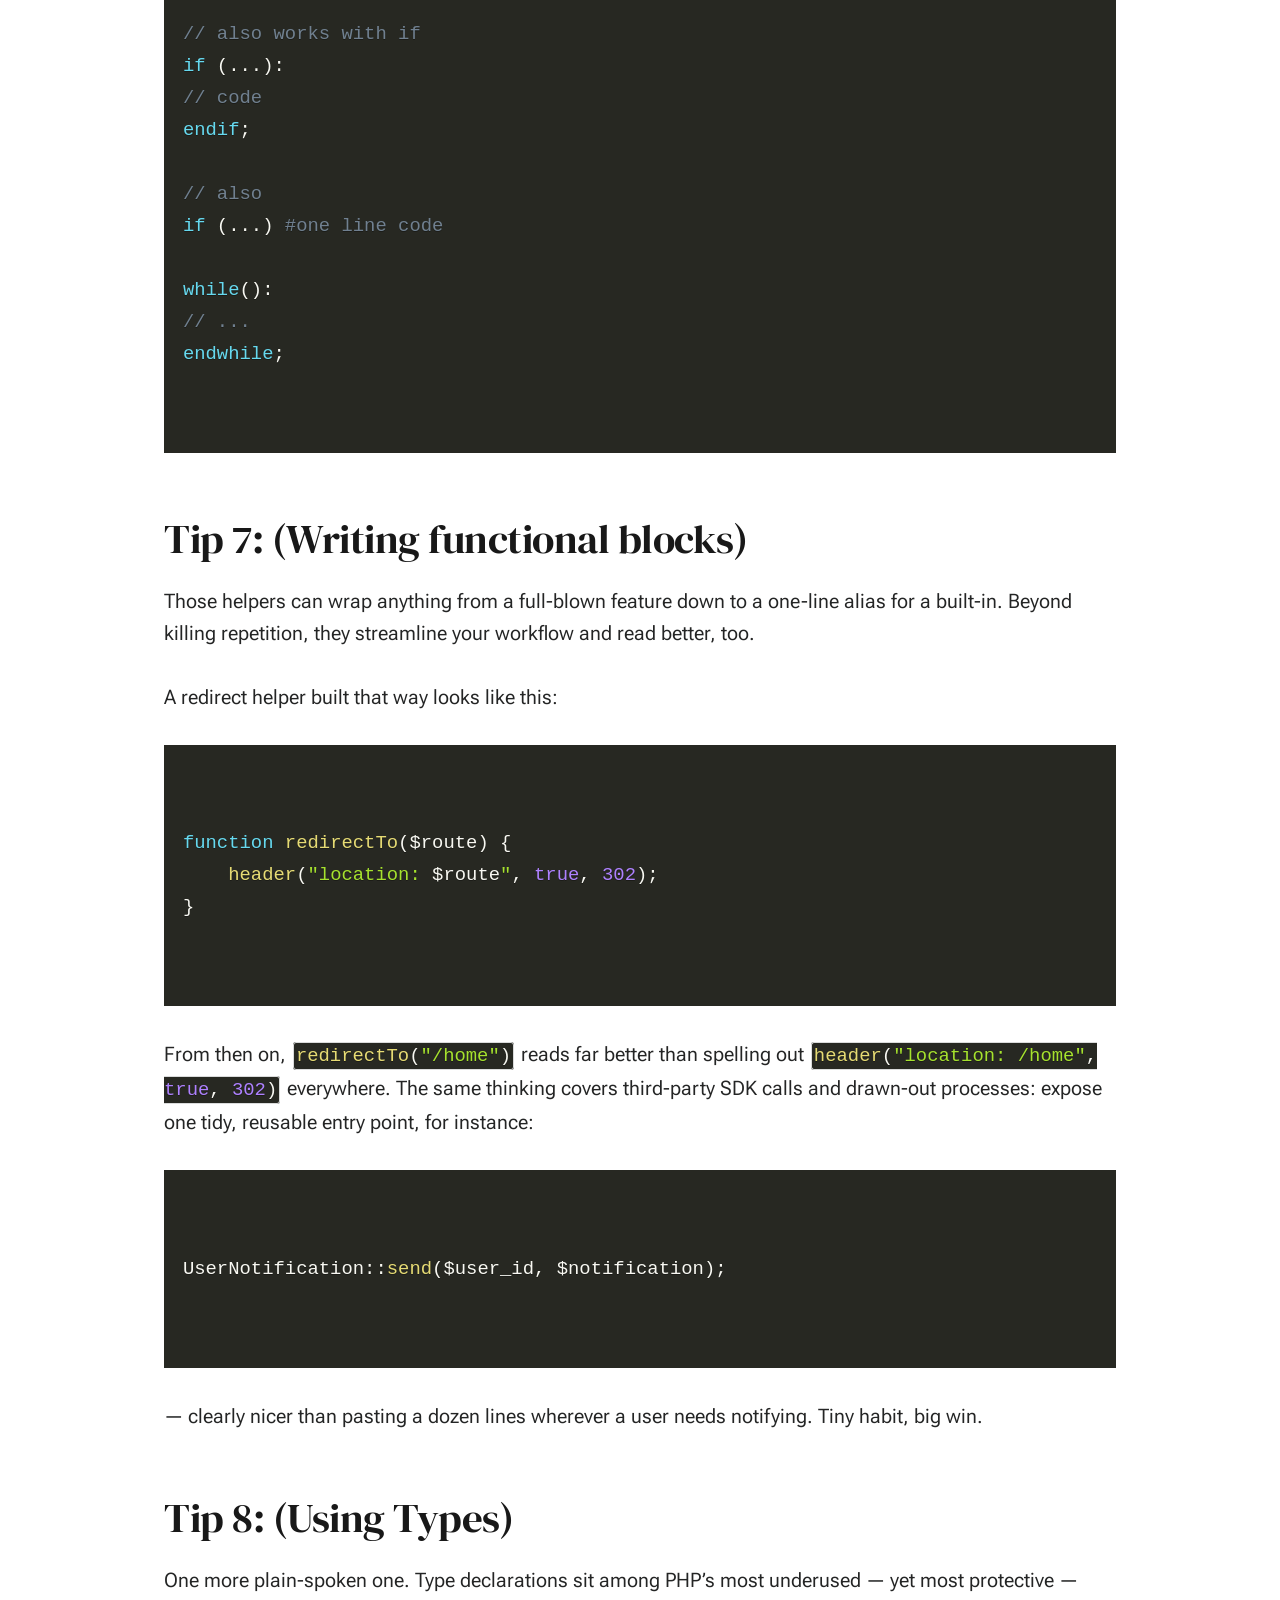
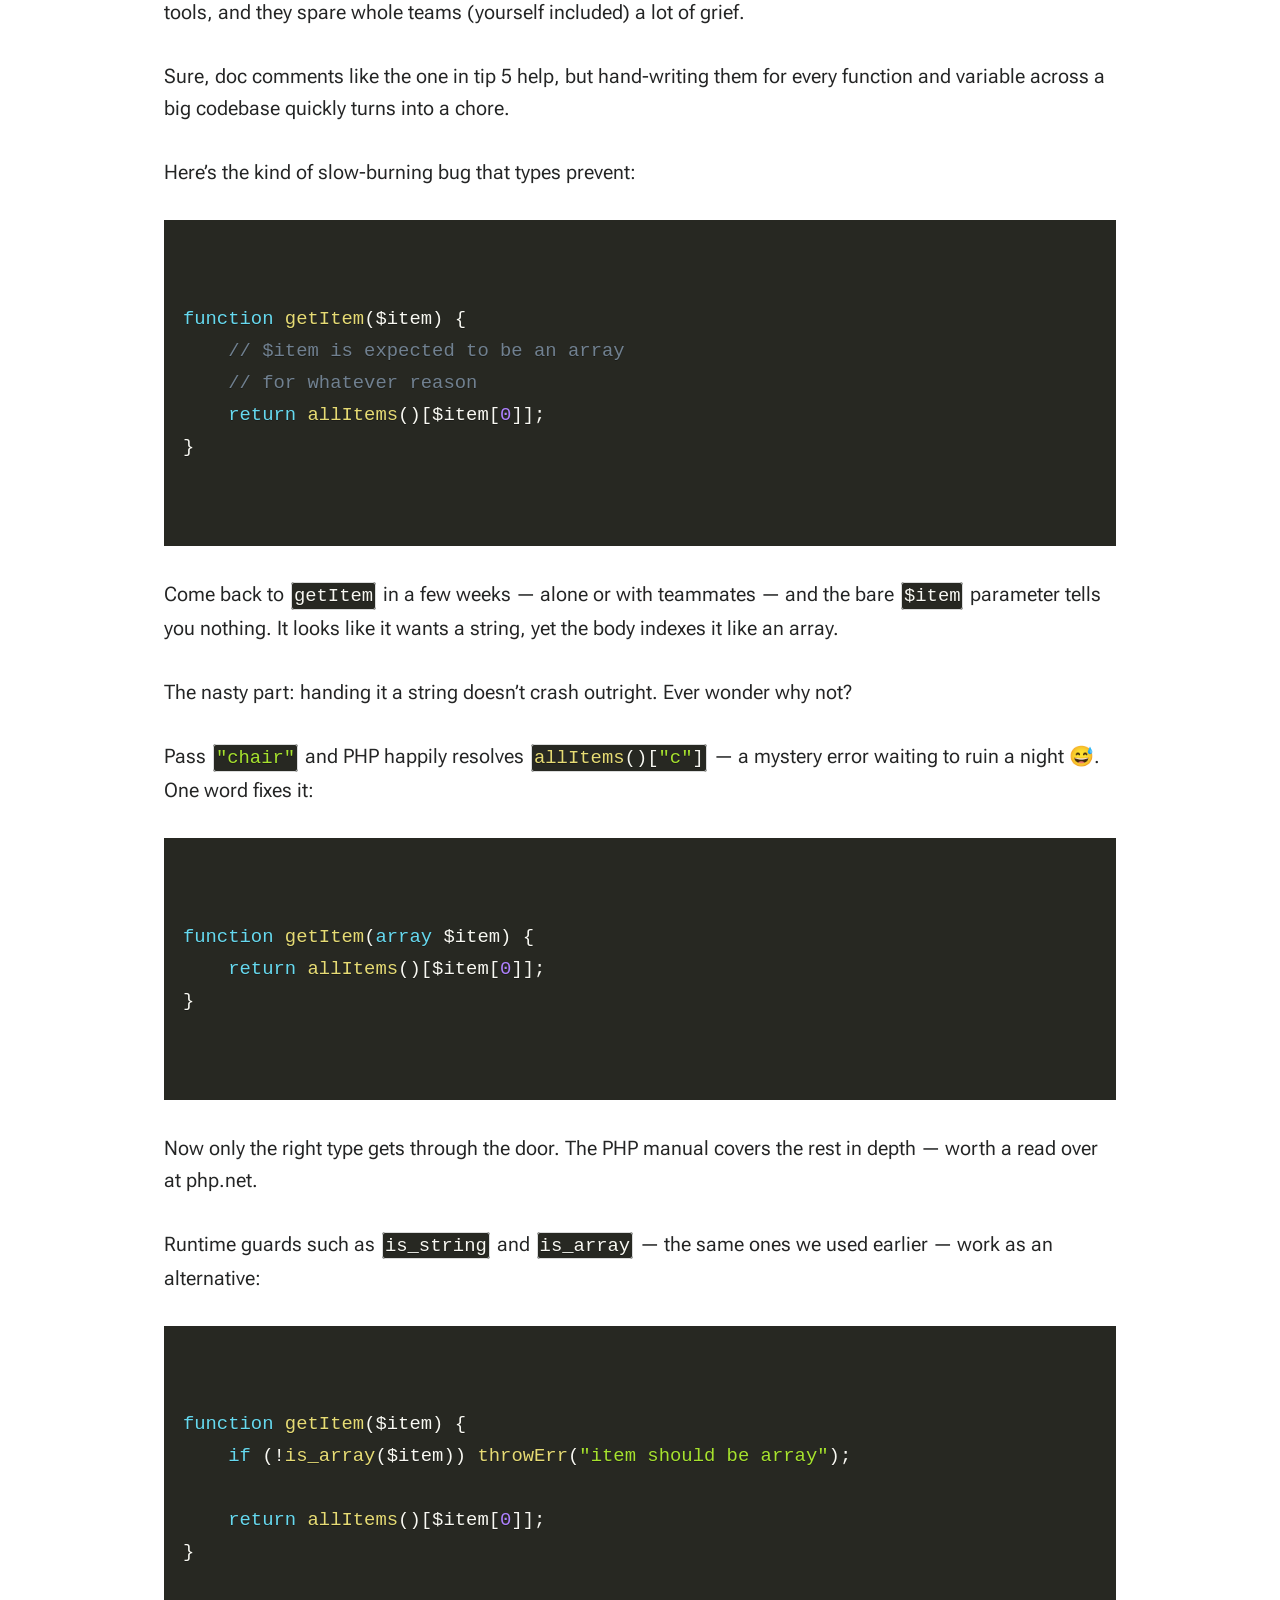
<file: blog/php-tips-and-tricks.html>
<!DOCTYPE html>
<html lang="en" class="no-js">

<head>

    <!--- basic page needs
    ================================================== -->
    <meta charset="utf-8">
    <meta name="viewport" content="width=device-width, initial-scale=1">
    <title>PHP Tips and Tricks for Cleaner, Faster Code | RazaviDev</title>

    <!-- SEO / discoverability
    ================================================== -->
    <meta name="description" content="Hands-on PHP habits for leaner, quicker, more maintainable code — smarter conditionals, cleaner functions, and day-to-day practices that actually stick.">
    <!-- meta keywords: Google no longer uses these, but Bing/Yandex and some AI agents still read them -->
    <meta name="keywords" content="PHP coding tips, PHP best practices, write cleaner PHP, PHP conditionals, PHP helper functions, type declarations PHP, PHP frameworks, maintainable PHP">
    <meta name="author" content="Mortaza Razavi (RazaviDev)">
    <link rel="canonical" href="https://razavidev.github.io/blog/php-tips-and-tricks.html">
    <meta name="robots" content="index, follow, max-snippet:-1, max-image-preview:large, max-video-preview:-1">

    <!-- Open Graph (Facebook, LinkedIn, Discord, Slack, ...)
    ================================================== -->
    <meta property="og:type" content="article">
    <meta property="og:site_name" content="RazaviDev">
    <meta property="og:title" content="PHP Tips and Tricks for Cleaner, Faster Code | RazaviDev">
    <meta property="og:description" content="Hands-on PHP habits for leaner, quicker, more maintainable code — smarter conditionals, cleaner functions, and day-to-day practices that actually stick.">
    <meta property="og:url" content="https://razavidev.github.io/blog/php-tips-and-tricks.html">
    <meta property="og:image" content="https://razavidev.github.io/images/thumbs/single/standard-1200.jpg">
    <meta property="og:image:width" content="1200">
    <meta property="og:image:height" content="720">
    <meta property="og:image:alt" content="PHP Tips and Tricks">
    <meta property="og:locale" content="en_US">
    <meta property="article:published_time" content="2024-07-27T00:00:00+00:00">
    <meta property="article:author" content="Mortaza Razavi (RazaviDev)">
    <meta property="article:section" content="Web Development">

    <!-- Twitter / X
    ================================================== -->
    <meta name="twitter:card" content="summary_large_image">
    <meta name="twitter:title" content="PHP Tips and Tricks for Cleaner, Faster Code | RazaviDev">
    <meta name="twitter:description" content="Hands-on PHP habits for leaner, quicker, more maintainable code — smarter conditionals, cleaner functions, and day-to-day practices that actually stick.">
    <meta name="twitter:image" content="https://razavidev.github.io/images/thumbs/single/standard-1200.jpg">
    <meta name="twitter:image:alt" content="PHP Tips and Tricks">

    <!-- Structured data (Schema.org / JSON-LD): BlogPosting -->
    <script type="application/ld+json">
    {
      "@context": "https://schema.org",
      "@type": "BlogPosting",
      "mainEntityOfPage": {
        "@type": "WebPage",
        "@id": "https://razavidev.github.io/blog/php-tips-and-tricks.html"
      },
      "url": "https://razavidev.github.io/blog/php-tips-and-tricks.html",
      "headline": "PHP Tips and Tricks",
      "description": "Hands-on PHP habits for leaner, quicker, more maintainable code — smarter conditionals, cleaner functions, and day-to-day practices that actually stick.",
      "image": "https://razavidev.github.io/images/thumbs/single/standard-1200.jpg",
      "datePublished": "2024-07-27T00:00:00+00:00",
      "dateModified": "2024-07-27T00:00:00+00:00",
      "author": {
        "@type": "Person",
        "@id": "https://razavidev.github.io/#person",
        "name": "Mortaza Razavi",
        "url": "https://razavidev.github.io/about.html"
      },
      "publisher": {
        "@type": "Person",
        "@id": "https://razavidev.github.io/#person",
        "name": "Mortaza Razavi",
        "url": "https://razavidev.github.io/"
      },
      "articleSection": "Web Development",
      "keywords": "PHP coding tips, PHP best practices, write cleaner PHP, PHP conditionals, PHP helper functions, type declarations PHP, PHP frameworks, maintainable PHP",
      "inLanguage": "en"
    }
    </script>

    <script>
        document.documentElement.classList.remove('no-js');
        document.documentElement.classList.add('js');
    </script>

    <!-- CSS
    ================================================== -->
    <link rel="stylesheet" href="../css/vendor.css">
    <link rel="stylesheet" href="../css/styles.css">

    <!-- favicons
    ================================================== -->
    <link rel="apple-touch-icon" sizes="180x180" href="../favicon.png">
    <link rel="icon" type="image/png" sizes="32x32" href="../favicon.png">
    <link rel="icon" type="image/png" sizes="16x16" href="../favicon.png">
    <link rel="manifest" href="../site.webmanifest">

</head>


<body id="top">


    <!-- preloader
    ================================================== -->
    <div id="preloader">
        <div id="loader" class="dots-fade">
            <div></div>
            <div></div>
            <div></div>
        </div>
    </div>


    <!-- page wrap
    ================================================== -->
    <div id="page" class="s-pagewrap">


        <!-- # site header 
        ================================================== -->
        <header class="s-header">

            <div class="row s-header__inner width-sixteen-col">

                <div class="s-header__block">
                    <div class="s-header__logo">
                        <a class="logo" href="../index.html">
                            <!-- <img src="images/logo.svg" alt="Homepage"> -->
                            <h2>
                                RazaviDev.</h2>
                        </a>
                    </div>

                    <a class="s-header__menu-toggle" href="../#0"><span>Menu</span></a>
                </div> <!-- end s-header__block -->

                <nav class="s-header__nav">

                    <ul class="s-header__menu-links">
                        <li><a href="../about.html">About</a></li>
                        <li><a href="../blog.html">Journal</a></li>
                        <li><a href="../contact.html">Contact</a></li>
                    </ul> <!-- s-header__menu-links -->

                    <div class="s-header__contact">
                        <a href="../contact.html" class="btn btn--primary s-header__contact-btn">Let's Work Together</a>
                    </div> <!-- s-header__contact -->

                </nav> <!-- end s-header__nav -->

            </div> <!-- end s-header__inner -->

        </header> <!-- end s-header -->


        <!-- # site main content
        ================================================== -->
        <article id="content" class="s-content entry">

            <div class="s-pageheader entry__header">
                <div class="row">
                    <div class="column xl-12">

                        <h1 class="entry__title">
                           PHP Tips and Tricks
                        </h1> <!-- end entry__title -->

                        <div class="entry__meta">
                            <div class="entry__meta-date">
                                <svg width="24" height="24" fill="none" viewBox="0 0 24 24">
                                    <circle cx="12" cy="12" r="7.25" stroke="currentColor" stroke-width="1.5"></circle>
                                    <path stroke="currentColor" stroke-width="1.5" d="M12 8V12L14 14"></path>
                                </svg>
                                July 27, 2024
                            </div>
                            <div class="entry__meta-cat">
                                <svg width="24" height="24" fill="none" viewBox="0 0 24 24">
                                    <path stroke="currentColor" stroke-linecap="round" stroke-linejoin="round"
                                        stroke-width="1.5"
                                        d="M19.25 17.25V9.75C19.25 8.64543 18.3546 7.75 17.25 7.75H4.75V17.25C4.75 18.3546 5.64543 19.25 6.75 19.25H17.25C18.3546 19.25 19.25 18.3546 19.25 17.25Z">
                                    </path>
                                    <path stroke="currentColor" stroke-linecap="round" stroke-linejoin="round"
                                        stroke-width="1.5"
                                        d="M13.5 7.5L12.5685 5.7923C12.2181 5.14977 11.5446 4.75 10.8127 4.75H6.75C5.64543 4.75 4.75 5.64543 4.75 6.75V11">
                                    </path>
                                </svg>
                                <span class="cat-links">
                                    <a href="../blog.html">Web Development</a>
                                </span>
                            </div>
                        </div> <!-- end entry__meta -->

                    </div>
                </div>
            </div> <!-- end entry__header -->

            <div class="s-pagecontent entry__content">

                <div class="row entry__primary width-narrower">
                    <div class="column xl-12">
                        <div class="crayons-article__body text-styles spec__body" data-article-id="636549"
                            id="article-body">
                            <p>Messing around with PHP has honestly been one of the highlights of my dev life —
                                picking up something new on every project, big or small.</p>

                            <p>Below are a handful of habits that helped me delete a surprising amount of boilerplate,
                                plus a few that reshaped how I work altogether.

                            Drop me a line if something sparks an idea or a question… and with that, let’s jump in.</p>

                            <h2>
                                Tip 1: (if and else)
                            </h2>

                            <p>This pattern shows up in tutorials everywhere, yet it deserves a closer look all the
                                same. Reaching for <code class="language-php">else</code> and
                                <code class="language-php">else if</code> isn’t wrong — they exist for a reason —
                                but in certain spots they add nothing. Consider this:</p>

                            <div class="highlight js-code-highlight">
                                <pre class="highlight php"><code class="language-php">

<span class="k">function</span> <span class="n">output_gender</span><span class="p">(</span><span class="kt">bool</span> <span class="nv">$user_is_male</span><span class="p">)</span> <span class="p">{</span>
    <span class="k">if</span> <span class="p">(</span><span class="nv">$user_is_male</span><span class="p">)</span> <span class="p">{</span>
        <span class="k">return</span> <span class="s2">"User is male"</span><span class="p">;</span>
    <span class="p">}</span> <span class="k">else</span> <span class="p">{</span>
        <span class="k">return</span> <span class="s2">"User is female"</span><span class="p">;</span>
    <span class="p">}</span>
<span class="p">}</span>


</code></pre>

                            </div>

                            <p>Here <code class="language-php">output_gender</code> picks a fixed message depending on
                                whether <code class="language-php">$user_is_male</code> holds true. Once
                                <code class="language-php">return</code> fires inside a function, everything beneath it
                                never runs — so when the flag is set, the trailing <code class="language-php">else</code>
                                is dead weight. Knowing that, we can drop the <code class="language-php">else</code>
                                entirely:</p>

                            <div class="highlight js-code-highlight">
                                <pre class="highlight php"><code class="language-php">

<span class="k">function</span> <span class="n">output_gender</span><span class="p">(</span><span class="kt">bool</span> <span class="nv">$user_is_male</span><span class="p">)</span> <span class="p">{</span>
    <span class="k">if</span> <span class="p">(</span><span class="nv">$user_is_male</span><span class="p">)</span> <span class="p">{</span>
        <span class="k">return</span> <span class="s2">"User is male"</span><span class="p">;</span>
    <span class="p">}</span>

    <span class="k">return</span> <span class="s2">"User is female"</span><span class="p">;</span>
<span class="p">}</span>


</code></pre>

                            </div>

                            <p>Since the condition comes back <code class="language-php">false</code>, the
                                <code class="language-php">if</code> is skipped and execution falls straight through to
                                the “User is female” line.</p>

                            <h2>
                                Tip 2: (if blocks: less vs more)
                            </h2>

                            <p>The next idea extends what we just covered, pushing it a little further. With an
                                if/else — or with a setup like the one above — one branch, whether the
                                <code class="language-php">if</code> or the <code class="language-php">else</code>, often
                                holds far less code. In those cases, deal with the shorter branch first. A concrete
                                example makes it click.</p>

                            <div class="highlight js-code-highlight">
                                <pre class="highlight php"><code class="language-php">

<span class="k">public</span> <span class="k">function</span> <span class="n">categoryWithPosts</span><span class="p">(</span><span class="nv">$category</span><span class="p">)</span>
<span class="p">{</span>
    <span class="nv">$category</span> <span class="o">=</span> <span class="nc">Category</span><span class="o">::</span><span class="nf">find</span><span class="p">(</span><span class="nv">$category</span><span class="p">);</span>

    <span class="k">if</span> <span class="p">(</span><span class="nv">$category</span><span class="p">)</span> <span class="p">{</span>
        <span class="nv">$category</span><span class="o">-&gt;</span><span class="n">posts</span> <span class="o">=</span> <span class="nv">$category</span><span class="o">-&gt;</span><span class="nf">posts</span><span class="p">()</span><span class="o">-&gt;</span><span class="nf">published</span><span class="p">()</span><span class="o">-&gt;</span><span class="nf">get</span><span class="p">();</span>
        <span class="k">return</span> <span class="nf">response</span><span class="p">([</span><span class="s1">'data'</span> <span class="o">=&gt;</span> <span class="nv">$category</span><span class="p">],</span> <span class="mi">200</span><span class="p">);</span>
    <span class="p">}</span> <span class="k">else</span> <span class="p">{</span>
        <span class="k">return</span> <span class="nf">response</span><span class="p">([</span><span class="s1">'error'</span> <span class="o">=&gt;</span> <span class="s1">'Category not found'</span><span class="p">],</span> <span class="mi">404</span><span class="p">);</span>
    <span class="p">}</span>
<span class="p">}</span>


</code></pre>

                            </div>

                            <p>That snippet looks up a post category, then branches on whether the lookup hit. If we
                                applied <strong>ONLY</strong> the first tip, we would end up with this shape:</p>

                            <div class="highlight js-code-highlight">
                                <pre class="highlight php"><code class="language-php">

<span class="k">public</span> <span class="k">function</span> <span class="n">categoryWithPosts</span><span class="p">(</span><span class="nv">$category</span><span class="p">)</span>
<span class="p">{</span>
    <span class="nv">$category</span> <span class="o">=</span> <span class="nc">Category</span><span class="o">::</span><span class="nf">find</span><span class="p">(</span><span class="nv">$category</span><span class="p">);</span>

    <span class="k">if</span> <span class="p">(</span><span class="nv">$category</span><span class="p">)</span> <span class="p">{</span>
        <span class="nv">$category</span><span class="o">-&gt;</span><span class="n">posts</span> <span class="o">=</span> <span class="nv">$category</span><span class="o">-&gt;</span><span class="nf">posts</span><span class="p">()</span><span class="o">-&gt;</span><span class="nf">published</span><span class="p">()</span><span class="o">-&gt;</span><span class="nf">get</span><span class="p">();</span>
        <span class="c1">// having any more code here would</span>
        <span class="c1">// bloat this part of the function</span>
        <span class="k">return</span> <span class="nf">response</span><span class="p">([</span><span class="s1">'data'</span> <span class="o">=&gt;</span> <span class="nv">$category</span><span class="p">],</span> <span class="mi">200</span><span class="p">);</span>
    <span class="p">}</span>

    <span class="k">return</span> <span class="nf">response</span><span class="p">([</span><span class="s1">'error'</span> <span class="o">=&gt;</span> <span class="s1">'Category not found'</span><span class="p">],</span> <span class="mi">404</span><span class="p">);</span>
<span class="p">}</span>


</code></pre>

                            </div>

                            <p>Nothing wrong with that version, except the important logic ends up nested inside
                                <code class="language-php">{}</code> and shoved one level deeper. Stretch this pattern
                                over a longer method and the whole thing becomes awkward to hold in your head. Tip 2
                                suggests this instead:
                            </p>

                            <div class="highlight js-code-highlight">
                                <pre class="highlight php"><code class="language-php">

<span class="k">public</span> <span class="k">function</span> <span class="n">categoryWithPosts</span><span class="p">(</span><span class="nv">$category</span><span class="p">)</span>
<span class="p">{</span>
    <span class="nv">$category</span> <span class="o">=</span> <span class="nc">Category</span><span class="o">::</span><span class="nf">find</span><span class="p">(</span><span class="nv">$category</span><span class="p">);</span>

    <span class="k">if</span> <span class="p">(</span><span class="o">!</span><span class="nv">$category</span><span class="p">)</span> <span class="p">{</span>
        <span class="k">return</span> <span class="nf">response</span><span class="p">([</span><span class="s1">'error'</span> <span class="o">=&gt;</span> <span class="s1">'Category not found'</span><span class="p">],</span> <span class="mi">404</span><span class="p">);</span>
    <span class="p">}</span>

    <span class="nv">$category</span><span class="o">-&gt;</span><span class="n">posts</span> <span class="o">=</span> <span class="nv">$category</span><span class="o">-&gt;</span><span class="nf">posts</span><span class="p">()</span><span class="o">-&gt;</span><span class="nf">published</span><span class="p">()</span><span class="o">-&gt;</span><span class="nf">get</span><span class="p">();</span>
    <span class="c1">// we can freely have more code here</span>
    <span class="c1">// without worrying about the code looking weird</span>
    <span class="k">return</span> <span class="nf">response</span><span class="p">([</span><span class="s1">'data'</span> <span class="o">=&gt;</span> <span class="nv">$category</span><span class="p">],</span> <span class="mi">200</span><span class="p">);</span>
<span class="p">}</span>


</code></pre>

                            </div>

                            <p>Because the short branch is the failure path, we flip it with
                                <code class="language-php">!</code> and bail out early — an
                                “<code class="language-php">if not category, run code...</code>” guard. The main logic
                                then sits at the top level, free to grow.</p>

                            <h2>
                                Tip 3: (verifying multiple strings)
                            </h2>

                            <p>Say we need to know whether a variable matches any one of several strings — the naive
                                route is a stack of conditions doing the checking:</p>

                            <div class="highlight js-code-highlight">
                                <pre class="highlight php"><code class="language-php">

<span class="nv">$item</span> <span class="o">=</span> <span class="s2">"candy"</span><span class="p">;</span>

<span class="k">switch</span> <span class="p">(</span><span class="nv">$item</span><span class="p">)</span> <span class="p">{</span>
    <span class="k">case</span> <span class="s1">'candy'</span><span class="o">:</span>
        <span class="k">return</span> <span class="kc">true</span><span class="p">;</span>
    <span class="k">case</span> <span class="s1">'toy'</span><span class="o">:</span>
        <span class="k">return</span> <span class="kc">true</span><span class="p">;</span>
    <span class="k">default</span><span class="o">:</span>
        <span class="k">return</span> <span class="kc">false</span><span class="p">;</span>
<span class="p">}</span>
<span class="c1">// we're not adding break because we're using return</span>

<span class="c1">// or</span>
<span class="k">if</span> <span class="p">(</span><span class="nv">$item</span> <span class="o">==</span> <span class="s1">'candy'</span> <span class="o">||</span> <span class="nv">$item</span> <span class="o">==</span> <span class="s1">'toy'</span><span class="p">)</span> <span class="p">{</span>
    <span class="k">return</span> <span class="kc">true</span><span class="p">;</span>
<span class="p">}</span>

<span class="k">return</span> <span class="kc">false</span><span class="p">;</span>


</code></pre>

                            </div>

                            <p>The above answers <code class="language-php">false</code> whenever the value is neither
                                <code class="language-php">candy</code> nor <code class="language-php">toy</code>. It works,
                                but it repeats itself a lot. A tidier move is to stash the candidates in an array and
                                search that: </p>

                            <div class="highlight js-code-highlight">
                                <pre class="highlight php"><code class="language-php">

<span class="k">if</span> <span class="p">(</span><span class="nb">in_array</span><span class="p">(</span><span class="nv">$item</span><span class="p">,</span> <span class="p">[</span><span class="s2">"candy"</span><span class="p">,</span> <span class="s2">"toy"</span><span class="p">]))</span> <span class="p">{</span>
    <span class="k">return</span> <span class="kc">true</span><span class="p">;</span>
<span class="p">}</span>

<span class="k">return</span> <span class="kc">false</span><span class="p">;</span>


</code></pre>

                            </div>

                            <p>That last one shrinks even more, since <code class="language-php">in_array</code> already
                                hands back a boolean.</p>

                            <div class="highlight js-code-highlight">
                                <pre class="highlight php"><code class="language-php">

<span class="k">return</span> <span class="nb">in_array</span><span class="p">(</span><span class="nv">$item</span><span class="p">,</span> <span class="p">[</span><span class="s2">"candy"</span><span class="p">,</span> <span class="s2">"toy"</span><span class="p">]);</span>


</code></pre>

                            </div>

                            <p>Several lines collapse into one — nice, isn’t it? The mechanism is simple: we keep the
                                wanted strings in an array and feed it to <code class="language-php">in_array</code>,
                                which boils down to a check like:</p>

                            <div class="highlight js-code-highlight">
                                <pre class="highlight plaintext"><code class="language-php">

if $item is inside the array holding "candy" and "toy", return true, else false


</code></pre>

                            </div>

                            <p>Fair question: why not simply compare <code class="language-php">$item</code> against the two
                                values inline? That’s one line too, after all:</p>

                            <div class="highlight js-code-highlight">
                                <pre class="highlight php"><code class="language-php">

<span class="k">return</span> <span class="p">(</span><span class="nv">$item</span> <span class="o">==</span> <span class="s1">'candy'</span> <span class="o">||</span> <span class="nv">$item</span> <span class="o">==</span> <span class="s1">'toy'</span><span class="p">);</span>


</code></pre>

                            </div>

                            <p>Same outcome — until the list grows to, say, ten strings:</p>

                            <div class="highlight js-code-highlight">
                                <pre class="highlight php"><code class="language-php">

<span class="k">return</span> <span class="p">(</span><span class="nv">$letter</span> <span class="o">==</span> <span class="s1">'a'</span> <span class="o">||</span> <span class="nv">$letter</span> <span class="o">==</span> <span class="s1">'b'</span> <span class="o">||</span> <span class="nv">$letter</span> <span class="o">==</span> <span class="s1">'c'</span> <span class="o">||</span> <span class="nv">$letter</span> <span class="o">==</span> <span class="s1">'d'</span> <span class="mf">...</span><span class="p">);</span>


</code></pre>

                            </div>

                            <p>That chain spirals out of control fast. The array form stays calm by comparison:</p>

                            <div class="highlight js-code-highlight">
                                <pre class="highlight php"><code class="language-php">

<span class="k">return</span> <span class="nb">in_array</span><span class="p">(</span><span class="nv">$letter</span><span class="p">,</span> <span class="p">[</span><span class="s2">"a"</span><span class="p">,</span> <span class="s2">"b"</span><span class="p">,</span> <span class="s2">"c"</span><span class="p">,</span> <span class="s2">"d"</span><span class="p">,</span> <span class="mf">...</span><span class="p">]);</span>


</code></pre>

                            </div>

                            <p><strong>Heads-up: the value being tested goes in as the first argument of
                                <code class="language-php">in_array</code></strong></p>

                            <h2>
                                Tip 4: (??)
                            </h2>

                            <p>The <code class="language-php">??</code> operator is arguably the quickest way to write a
                                two-sided fallback on one line. Confused? One example will clear it up.</p>

                            <div class="highlight js-code-highlight">
                                <pre class="highlight php"><code class="language-php">

<span class="nv">$data</span> <span class="o">=</span> <span class="p">[</span>
    <span class="s2">"a"</span> <span class="o">=&gt;</span> <span class="mi">1</span><span class="p">,</span>
    <span class="s2">"b"</span> <span class="o">=&gt;</span> <span class="mi">2</span><span class="p">,</span>
    <span class="s2">"c"</span> <span class="o">=&gt;</span> <span class="kc">null</span><span class="p">,</span>
<span class="p">];</span>

<span class="k">return</span> <span class="nv">$data</span><span class="p">[</span><span class="s2">"c"</span><span class="p">]</span> <span class="o">?</span> <span class="nv">$data</span><span class="p">[</span><span class="s2">"c"</span><span class="p">]</span> <span class="o">:</span> <span class="s2">"No data"</span><span class="p">;</span>


</code></pre>

                            </div>

                            <p>The final line checks the <code class="language-php">c</code> key of
                                <code class="language-php">$data</code>: use it when truthy, otherwise fall back to “No
                                data”.</p>

                            <p>The same line with <code class="language-php">??</code> reads like this:</p>

                            <div class="highlight js-code-highlight">
                                <pre class="highlight php"><code class="language-php">

<span class="c1">// ...</span>
<span class="k">return</span> <span class="nv">$data</span><span class="p">[</span><span class="s2">"c"</span><span class="p">]</span> <span class="o">??</span> <span class="s2">"No data"</span><span class="p">;</span>


</code></pre>

                            </div>

                            <p>Here <code class="language-php">??</code> plays the part that
                                <code class="language-php">||</code> plays in other languages. A practical use looks
                                like this:</p>

                            <div class="highlight js-code-highlight">
                                <pre class="highlight php"><code class="language-php">

<span class="nv">$user</span> <span class="o">=</span> <span class="nf">getUserFromDb</span><span class="p">(</span><span class="nv">$user_id</span><span class="p">)</span> <span class="o">??</span> <span class="nb">trigger_error</span><span class="p">(</span><span class="s2">"User id is invalid"</span><span class="p">);</span>

<span class="k">echo</span> <span class="nv">$user</span><span class="p">;</span>


</code></pre>

                            </div>

                            <p><code class="language-php">getUserFromDb</code> is meant to pull a user out of a database —
                                but if nobody matches, we abort with <code class="language-php">trigger_error</code>
                                instead of assigning anything. Written longhand without
                                <code class="language-php">??</code>, it becomes:</p>

                            <div class="highlight js-code-highlight">
                                <pre class="highlight php"><code class="language-php">

<span class="nv">$user</span> <span class="o">=</span> <span class="nf">getUserFromDb</span><span class="p">(</span><span class="nv">$user_id</span><span class="p">);</span>

<span class="k">if</span> <span class="p">(</span><span class="o">!</span><span class="nv">$user</span><span class="p">)</span> <span class="p">{</span>
    <span class="nb">trigger_error</span><span class="p">(</span><span class="s2">"User id is invalid"</span><span class="p">);</span>
<span class="p">}</span>

<span class="k">echo</span> <span class="nv">$user</span><span class="p">;</span>


</code></pre>

                            </div>
                            <h2>
                                Tip 5: (Recursiveness over repetition)
                            </h2>

                            <p>This one speaks for itself: reach for recursion instead of copy-pasted code. Some
                                duplication is harmless, but when the same chunk keeps reappearing, turn it into a
                                method that calls itself where it fits. A real example — a getter I wrote for my <a
                                    href="https://leafphp.netlify.app/#/" target="_blank" rel="noopener noreferrer">Leaf
                                    framework</a> request object, which fetches one field (or several) from the
                                incoming request:</p>
                            <div class="highlight js-code-highlight">
                                <pre class="highlight php"><code class="language-php">

<span class="cd">/**
 * Returns request data
 *
 * This methods returns data passed into the request (request or form data).
 * This method returns get, post, put patch, delete or raw faw form data or NULL
 * if the data isn't found.
 *
 * @param string|array $params The parameter(s) to return
 * @param bool $safeData Sanitize output
 */</span>


</code></pre>

                            </div>

                            <p>So the method accepts a string or an array, then answers with a single value or a
                                collection accordingly. The straightforward version tests for an array, walks it, pulls
                                each key, and looks a lot like this:</p>

                            <div class="highlight js-code-highlight">
                                <pre class="highlight php"><code class="language-php">

<span class="k">public</span> <span class="k">function</span> <span class="n">get</span><span class="p">(</span><span class="nv">$params</span><span class="p">,</span> <span class="kt">bool</span> <span class="nv">$safeData</span> <span class="o">=</span> <span class="kc">true</span><span class="p">)</span>
<span class="p">{</span>
    <span class="k">if</span> <span class="p">(</span><span class="nb">is_string</span><span class="p">(</span><span class="nv">$params</span><span class="p">))</span> <span class="k">return</span> <span class="nv">$this</span><span class="o">-&gt;</span><span class="nf">body</span><span class="p">(</span><span class="nv">$safeData</span><span class="p">)[</span><span class="nv">$params</span><span class="p">]</span> <span class="o">??</span> <span class="kc">null</span><span class="p">;</span>

    <span class="nv">$data</span> <span class="o">=</span> <span class="p">[];</span>
    <span class="k">foreach</span> <span class="p">(</span><span class="nv">$params</span> <span class="k">as</span> <span class="nv">$param</span><span class="p">)</span> <span class="p">{</span>
        <span class="nv">$data</span><span class="p">[</span><span class="nv">$param</span><span class="p">]</span> <span class="o">=</span> <span class="nv">$this</span><span class="o">-&gt;</span><span class="nf">body</span><span class="p">(</span><span class="nv">$safeData</span><span class="p">)[</span><span class="nv">$params</span><span class="p">]</span> <span class="o">??</span> <span class="kc">null</span><span class="p">;</span>
    <span class="p">}</span>
    <span class="k">return</span> <span class="nv">$data</span><span class="p">;</span>
<span class="p">}</span>


</code></pre>

                            </div>

                            <p>Notice the repeated <code class="language-php">$this-&gt;body($safeData)[$params] ?? null</code>
                                — and worse, a nested array would sail straight past this logic. Since this ships as a
                                library, callers can throw anything at it, so I went recursive instead:</p>

                            <div class="highlight js-code-highlight">
                                <pre class="highlight php"><code class="language-php">

<span class="k">public</span> <span class="k">function</span> <span class="n">get</span><span class="p">(</span><span class="nv">$params</span><span class="p">,</span> <span class="kt">bool</span> <span class="nv">$safeData</span> <span class="o">=</span> <span class="kc">true</span><span class="p">)</span>
<span class="p">{</span>
    <span class="k">if</span> <span class="p">(</span><span class="nb">is_string</span><span class="p">(</span><span class="nv">$params</span><span class="p">))</span> <span class="k">return</span> <span class="nv">$this</span><span class="o">-&gt;</span><span class="nf">body</span><span class="p">(</span><span class="nv">$safeData</span><span class="p">)[</span><span class="nv">$params</span><span class="p">]</span> <span class="o">??</span> <span class="kc">null</span><span class="p">;</span>

    <span class="nv">$data</span> <span class="o">=</span> <span class="p">[];</span>
    <span class="k">foreach</span> <span class="p">(</span><span class="nv">$params</span> <span class="k">as</span> <span class="nv">$param</span><span class="p">)</span> <span class="p">{</span>
        <span class="nv">$data</span><span class="p">[</span><span class="nv">$param</span><span class="p">]</span> <span class="o">=</span> <span class="nv">$this</span><span class="o">-&gt;</span><span class="nf">get</span><span class="p">(</span><span class="nv">$param</span><span class="p">,</span> <span class="nv">$safeData</span><span class="p">);</span> <span class="c1">// I called the function again</span>
    <span class="p">}</span>
    <span class="k">return</span> <span class="nv">$data</span><span class="p">;</span>
<span class="p">}</span>


</code></pre>

                            </div>

                            <p>Now nothing is fetched until the current element is actually a string — a small change
                                with real payoff. <strong>Keep in mind the method lives on a class, which is why
                                    <code class="language-php">$this</code> shows up</strong></p>

                            <h2>
                                Tip 6: (PHP + HTML)
                            </h2>

                            <p>For those moments you’re blending PHP with HTML — or the reverse 😅 — the default
                                instinct looks like this:</p>

                            <div class="highlight js-code-highlight">
                                <pre class="highlight php"><code class="language-php">

<span class="cp">&lt;?php</span>
<span class="k">foreach</span> <span class="p">(</span><span class="nv">$items</span> <span class="k">as</span> <span class="nv">$item</span><span class="p">)</span> <span class="p">{</span>
    <span class="k">echo</span> <span class="s1">'
        &lt;div class="product__card"&gt;
            &lt;h3&gt;{$item-&gt;name}&lt;/h3&gt;
        &lt;/div&gt;
    '</span><span class="p">;</span>
<span class="p">}</span>
<span class="cp">?&gt;</span>


</code></pre>

                            </div>

                            <p>It runs, but all that HTML is trapped inside a string — and the bigger the markup
                                grows, the harder it is to match tags or tell which part you’re editing. Luckily there’s
                                a cleaner way.</p>

                            <div class="highlight js-code-highlight">
                                <pre class="highlight php"><code class="language-php">

<span class="cp">&lt;?php</span> <span class="k">foreach</span> <span class="p">(</span><span class="nv">$items</span> <span class="k">as</span> <span class="nv">$item</span><span class="p">)</span><span class="o">:</span> <span class="cp">?&gt;</span>
    <span class="nt">&lt;div</span> <span class="na">class=</span><span class="s">"product__card"</span><span class="nt">&gt;</span>
        <span class="nt">&lt;h3&gt;</span><span class="cp">&lt;?php</span> <span class="k">echo</span> <span class="nv">$item</span><span class="o">-&gt;</span><span class="n">name</span><span class="p">;</span> <span class="cp">?&gt;</span><span class="nt">&lt;/h3&gt;</span>
    <span class="nt">&lt;/div&gt;</span>
<span class="cp">&lt;?php</span> <span class="k">endforeach</span><span class="p">;</span> <span class="cp">?&gt;</span>


</code></pre>

                            </div>

                            <p>Indentation and markup survive intact — and no, that isn’t a templating engine, it’s
                                plain PHP being helpful. Flexibility like this is PHP’s trademark: one job, many valid
                                spellings. The snippet above leans on:</p>

                            <div class="highlight js-code-highlight">
                                <pre class="highlight php"><code class="language-php">

<span class="k">foreach</span> <span class="p">(</span><span class="mf">...</span><span class="p">)</span><span class="o">:</span>
<span class="c1">// code</span>
<span class="k">endforeach</span><span class="p">;</span>

<span class="c1">// also works with if</span>
<span class="k">if</span> <span class="p">(</span><span class="mf">...</span><span class="p">)</span><span class="o">:</span>
<span class="c1">// code</span>
<span class="k">endif</span><span class="p">;</span>

<span class="c1">// also</span>
<span class="k">if</span> <span class="p">(</span><span class="mf">...</span><span class="p">)</span> <span class="c1">#one line code</span>

<span class="k">while</span><span class="p">()</span><span class="o">:</span>
<span class="c1">// ...</span>
<span class="k">endwhile</span><span class="p">;</span>


</code></pre>

                            </div>
                            <h2>
                                Tip 7: (Writing functional blocks)
                            </h2>

                            <p>Those helpers can wrap anything from a full-blown feature down to a one-line alias for
                                a built-in. Beyond killing repetition, they streamline your workflow and read better,
                                too.</p>

                            <p>A redirect helper built that way looks like this:</p>
                            <div class="highlight js-code-highlight">
                                <pre class="highlight php"><code class="language-php">

<span class="k">function</span> <span class="n">redirectTo</span><span class="p">(</span><span class="nv">$route</span><span class="p">)</span> <span class="p">{</span>
    <span class="nb">header</span><span class="p">(</span><span class="s2">"location: </span><span class="nv">$route</span><span class="s2">"</span><span class="p">,</span> <span class="kc">true</span><span class="p">,</span> <span class="mi">302</span><span class="p">);</span>
<span class="p">}</span>


</code></pre>

                            </div>

                            <p>From then on, <code class="language-php">redirectTo("/home")</code> reads far better
                                than spelling out <code class="language-php">header("location: /home", true, 302)</code>
                                everywhere. The same thinking covers third-party SDK calls and drawn-out processes:
                                expose one tidy, reusable entry point, for instance:
                            </p>

                            <div class="highlight js-code-highlight">
                                <pre class="highlight php"><code class="language-php">

<span class="nc">UserNotification</span><span class="o">::</span><span class="nf">send</span><span class="p">(</span><span class="nv">$user_id</span><span class="p">,</span> <span class="nv">$notification</span><span class="p">);</span>


</code></pre>

                            </div>

                            <p>— clearly nicer than pasting a dozen lines wherever a user needs notifying. Tiny habit,
                                big win.</p>

                            <h2>
                                Tip 8: (Using Types)
                            </h2>

                            <p>One more plain-spoken one. Type declarations sit among PHP’s most underused — yet
                                most protective — tools, and they spare whole teams (yourself included) a lot of grief.</p>

                            <p>Sure, doc comments like the one in tip 5 help, but hand-writing them for every function
                                and variable across a big codebase quickly turns into a chore.</p>

                            <p>Here’s the kind of slow-burning bug that types prevent:</p>

                            <div class="highlight js-code-highlight">
                                <pre class="highlight php"><code class="language-php">

<span class="k">function</span> <span class="n">getItem</span><span class="p">(</span><span class="nv">$item</span><span class="p">)</span> <span class="p">{</span>
    <span class="c1">// $item is expected to be an array</span>
    <span class="c1">// for whatever reason</span>
    <span class="k">return</span> <span class="nf">allItems</span><span class="p">()[</span><span class="nv">$item</span><span class="p">[</span><span class="mi">0</span><span class="p">]];</span>
<span class="p">}</span>


</code></pre>

                            </div>

                            <p>Come back to <code class="language-php">getItem</code> in a few weeks — alone or with
                                teammates — and the bare <code class="language-php">$item</code> parameter tells you
                                nothing. It looks like it wants a string, yet the body indexes it like an array.</p>

                            <p>The nasty part: handing it a string doesn’t crash outright. Ever wonder why not?</p>

                            <p>Pass <code class="language-php">"chair"</code> and PHP happily resolves
                                <code class="language-php">allItems()["c"]</code> — a mystery error waiting to ruin a
                                night 😅. One word fixes it:</p>

                            <div class="highlight js-code-highlight">
                                <pre class="highlight php"><code class="language-php">

<span class="k">function</span> <span class="n">getItem</span><span class="p">(</span><span class="kt">array</span> <span class="nv">$item</span><span class="p">)</span> <span class="p">{</span>
    <span class="k">return</span> <span class="nf">allItems</span><span class="p">()[</span><span class="nv">$item</span><span class="p">[</span><span class="mi">0</span><span class="p">]];</span>
<span class="p">}</span>


</code></pre>

                            </div>

                            <p>Now only the right type gets through the door. The PHP manual covers the rest in
                                depth — worth a read over at php.net.</p>

                            <p>Runtime guards such as <code class="language-php">is_string</code> and
                                <code class="language-php">is_array</code> — the same ones we used earlier — work as an
                                alternative:</p>

                            <div class="highlight js-code-highlight">
                                <pre class="highlight php"><code class="language-php">

<span class="k">function</span> <span class="n">getItem</span><span class="p">(</span><span class="nv">$item</span><span class="p">)</span> <span class="p">{</span>
    <span class="k">if</span> <span class="p">(</span><span class="o">!</span><span class="nb">is_array</span><span class="p">(</span><span class="nv">$item</span><span class="p">))</span> <span class="nf">throwErr</span><span class="p">(</span><span class="s2">"item should be array"</span><span class="p">);</span>

    <span class="k">return</span> <span class="nf">allItems</span><span class="p">()[</span><span class="nv">$item</span><span class="p">[</span><span class="mi">0</span><span class="p">]];</span>
<span class="p">}</span>


</code></pre>

                            </div>
                            <h2>
                                Tip 9: (Frameworks/Libraries aren't evil)
                            </h2>

                            <p>Straight talk: third-party packages can bite. Every now and then a dependency creates
                                more headaches than it solves. Before anyone accuses me of hating on open source —
                                relax, I publish packages myself, so that’s hardly it!</p>

                            <p>The real advice: vet what you install. Skim the docs, scan the GitHub issues, and skip
                                needless gambles. And circling back to <strong>Tip 7</strong>, wrap the features you
                                borrow in your own thin layer. You keep more control, and the codebase stays tidy.</p>

                            <p>On frameworks, the old wisdom still holds: learn PHP itself first. Every PHP framework,
                                whatever its flavor, leans on the language’s core habits and idioms, so fluency with
                                vanilla PHP comes before anything else.</p>

                            <p>After that, settle on one stack you enjoy and commit to it. Plenty of solid options
                                exist:</p>

                            <ul>
                                <li>Laravel: maximal magic — it happily does almost everything unless you say otherwise</li>
                                <li>Slim: a REST API toolkit with a “bring your own pieces” feel</li>
                                <li>Leaf: my own project, borrowing from Slim and Laravel — magic, but the kind you can
                                    steer.</li>
                            </ul>

                            <p><em>I’ve only listed frameworks I use day to day, so nobody can accuse me of bias.</em></p>
                            <h2>
                                Tip 10: (Don't just code!)
                            </h2>

                            <p>One last bonus, and it travels well beyond PHP. “Don’t just code” sounds odd, but the
                                meaning is simple.</p>

                            <p>Picture a method that pulls a payout from someone’s balance. Dive straight into the
                                implementation and sooner or later you’ll stall — scrolling back, re-checking another
                                file, losing the thread.</p>

                            <p>My alternative? Sketch it out first:</p>
                            <div class="highlight js-code-highlight">
                                <pre class="highlight php"><code class="language-php">

<span class="c1">// in class scope</span>
<span class="k">public</span> <span class="k">function</span> <span class="n">requestPayout</span><span class="p">()</span>
<span class="p">{</span>
    <span class="c1">// parse token to get user id</span>

    <span class="c1">// fetch user from DB with id</span>

    <span class="c1">// check if the user is eligible for payouts</span>

    <span class="c1">// get user balance with user helper</span>

    <span class="c1">// check and throwErr for insufficient funds</span>

    <span class="c1">// ...</span>
<span class="p">}</span>


</code></pre>

                            </div>

                            <p>That outline forces the thinking up front, before any real code exists. It also doubles
                                as a checklist: every step of the process is already on the page, waiting to be
                                verified.</p>

                            <h3>
                                Thanks for reading
                            </h3>

                            <p>That’s a wrap on the habits I’ve picked up writing PHP — take what clicks, leave what
                                doesn’t, and build your own shortlist of favorites.</p>

                            <p>No single style owns the truth here, and PHP especially rewards experimentation, so if
                                you’ve got a sharper approach, a missing trick, or a friendly disagreement, I’d love to
                                hear it — just get in touch.</p>


                        </div>
                    </div>
                </div> <!-- end entry__primary -->

            </div> <!-- end entry__content -->

        </article> <!-- s-content entry-->


        <!-- # cta
        ================================================== -->
        <section id="cta" class="s-cta">

            <div class="row row-x-center text-center">
                <div class="column xl-8 lg-12">
                    <div class="s-cta__content">
                        <h2 class="text-display-title">
                            Get started with a consultation today.
                        </h2>
                        <p class="lead">
                            Ready to discuss your project vision, an innovative idea, or a specific inquiry? I welcome
                            your message. Click the button below to send an email and let's begin building something
                            remarkable.
                        </p>
                        <a href="mailto:mr.razavidev@gmail.com" class="btn btn--primary">Send an E-mail</a>
                    </div>
                </div>
            </div>

        </section> <!-- end s-cta -->

        <!-- # footer 
        ================================================== -->
        <footer class="s-footer">
            <div class="row s-footer__content">
                <div class="column xl-6 lg-6 md-12 s-footer__block s-footer__about">
                    <h3>About RazaviDev</h3>
                    <p>
                        I am Mortaza Razavi, professionally known as RazaviDev, a Full Stack Software Engineer based in
                        Kabul, Afghanistan. For all professional inquiries and social media interactions, please refer
                        to me as RazaviDev. You can connect with me directly via my Github or find me on various social
                        media platforms at @RazaviDev. I regularly share
                        in-depth tutorials, valuable insights, and discussions on Programming, Software Engineering, and
                        Algorithms.
                    </p>
                </div>
                <div class="column xl-3 lg-6 md-12 s-footer__block s-footer__site-links">
                    <h3>Site Links</h3>
                    <ul class="link-list">
                        <li><a href="../index.html">Home</a></li>
                        <li><a href="../blog.html">Journal</a></li>
                        <li><a href="../about.html">About</a></li>
                        <li><a href="../contact.html">Contact</a></li>
                        <!-- <li><a href="../https://www.dreamhost.com/r.cgi?287326">DreamHost</a></li> -->
                    </ul>
                </div>
                <div class="column xl-3 lg-6 md-12 tab-12 s-footer__block s-footer__newsletter">
                    <h3>Newsletter</h3>
                    <p>
                        Subscribe to my newsletter to stay ahead with the latest articles on software engineering, plus
                        exclusive personal tips and insights. Don't miss out join the community today!
                    </p>

                    <div class="subscribe-form">
                        <form id="mc-form" class="mc-form" novalidate="true">
                            <input type="email" name="EMAIL" id="mce-EMAIL" class="u-fullwidth text-center"
                                placeholder="Your Email Address"
                                title="The domain portion of the email address is invalid (the portion after the @)."
                                pattern="^([^\x00-\x20\x22\x28\x29\x2c\x2e\x3a-\x3c\x3e\x40\x5b-\x5d\x7f-\xff]+|\x22([^\x0d\x22\x5c\x80-\xff]|\x5c[\x00-\x7f])*\x22)(\x2e([^\x00-\x20\x22\x28\x29\x2c\x2e\x3a-\x3c\x3e\x40\x5b-\x5d\x7f-\xff]+|\x22([^\x0d\x22\x5c\x80-\xff]|\x5c[\x00-\x7f])*\x22))*\x40([^\x00-\x20\x22\x28\x29\x2c\x2e\x3a-\x3c\x3e\x40\x5b-\x5d\x7f-\xff]+|\x5b([^\x0d\x5b-\x5d\x80-\xff]|\x5c[\x00-\x7f])*\x5d)(\x2e([^\x00-\x20\x22\x28\x29\x2c\x2e\x3a-\x3c\x3e\x40\x5b-\x5d\x7f-\xff]+|\x5b([^\x0d\x5b-\x5d\x80-\xff]|\x5c[\x00-\x7f])*\x5d))*(\.\w{2,})+$"
                                required="">
                            <input type="submit" name="subscribe" value="Subscribe"
                                class="btn btn--primary btn--small u-fullwidth">
                            <!-- <div style="position: absolute; left: -5000px;" aria-hidden="true"><input type="text" name="b_cdb7b577e41181934ed6a6a44_9a91cfe7b3" tabindex="-1" value=""></div> -->
                            <div class="mc-status"></div>
                        </form>
                    </div>
                </div>
            </div>

            <div class="row s-footer__bottom">
                <div class="column xl-6 lg-12">
                    <ul class="s-footer__social social-list">
                        <li>
                            <a href="../https://github.com/razavidev">
                                <svg xmlns="http://www.w3.org/2000/svg"
                                    viewBox="0 0 496 512"><!--! Font Awesome Free 6.4.2 by @fontawesome - https://fontawesome.com License - https://fontawesome.com/license/free (Icons: CC BY 4.0, Fonts: SIL OFL 1.1, Code: MIT License) Copyright 2023 Fonticons, Inc. -->
                                    <path
                                        d="M165.9 397.4c0 2-2.3 3.6-5.2 3.6-3.3.3-5.6-1.3-5.6-3.6 0-2 2.3-3.6 5.2-3.6 3-.3 5.6 1.3 5.6 3.6zm-31.1-4.5c-.7 2 1.3 4.3 4.3 4.9 2.6 1 5.6 0 6.2-2s-1.3-4.3-4.3-5.2c-2.6-.7-5.5.3-6.2 2.3zm44.2-1.7c-2.9.7-4.9 2.6-4.6 4.9.3 2 2.9 3.3 5.9 2.6 2.9-.7 4.9-2.6 4.6-4.6-.3-1.9-3-3.2-5.9-2.9zM244.8 8C106.1 8 0 113.3 0 252c0 110.9 69.8 205.8 169.5 239.2 12.8 2.3 17.3-5.6 17.3-12.1 0-6.2-.3-40.4-.3-61.4 0 0-70 15-84.7-29.8 0 0-11.4-29.1-27.8-36.6 0 0-22.9-15.7 1.6-15.4 0 0 24.9 2 38.6 25.8 21.9 38.6 58.6 27.5 72.9 20.9 2.3-16 8.8-27.1 16-33.7-55.9-6.2-112.3-14.3-112.3-110.5 0-27.5 7.6-41.3 23.6-58.9-2.6-6.5-11.1-33.3 2.6-67.9 20.9-6.5 69 27 69 27 20-5.6 41.5-8.5 62.8-8.5s42.8 2.9 62.8 8.5c0 0 48.1-33.6 69-27 13.7 34.7 5.2 61.4 2.6 67.9 16 17.7 25.8 31.5 25.8 58.9 0 96.5-58.9 104.2-114.8 110.5 9.2 7.9 17 22.9 17 46.4 0 33.7-.3 75.4-.3 83.6 0 6.5 4.6 14.4 17.3 12.1C428.2 457.8 496 362.9 496 252 496 113.3 383.5 8 244.8 8zM97.2 352.9c-1.3 1-1 3.3.7 5.2 1.6 1.6 3.9 2.3 5.2 1 1.3-1 1-3.3-.7-5.2-1.6-1.6-3.9-2.3-5.2-1zm-10.8-8.1c-.7 1.3.3 2.9 2.3 3.9 1.6 1 3.6.7 4.3-.7.7-1.3-.3-2.9-2.3-3.9-2-.6-3.6-.3-4.3.7zm32.4 35.6c-1.6 1.3-1 4.3 1.3 6.2 2.3 2.3 5.2 2.6 6.5 1 1.3-1.3.7-4.3-1.3-6.2-2.2-2.3-5.2-2.6-6.5-1zm-11.4-14.7c-1.6 1-1.6 3.6 0 5.9 1.6 2.3 4.3 3.3 5.6 2.3 1.6-1.3 1.6-3.9 0-6.2-1.4-2.3-4-3.3-5.6-2z">
                                    </path>
                                </svg>
                                <span class="u-screen-reader-text">Github</span>
                            </a>
                        </li>
                        <li>
                            <a href="../https://twitter.com/razavidev">
                                <svg xmlns="http://www.w3.org/2000/svg"
                                    viewBox="0 0 512 512"><!--! Font Awesome Free 6.4.2 by @fontawesome - https://fontawesome.com License - https://fontawesome.com/license/free (Icons: CC BY 4.0, Fonts: SIL OFL 1.1, Code: MIT License) Copyright 2023 Fonticons, Inc. -->
                                    <path
                                        d="M459.37 151.716c.325 4.548.325 9.097.325 13.645 0 138.72-105.583 298.558-298.558 298.558-59.452 0-114.68-17.219-161.137-47.106 8.447.974 16.568 1.299 25.34 1.299 49.055 0 94.213-16.568 130.274-44.832-46.132-.975-84.792-31.188-98.112-72.772 6.498.974 12.995 1.624 19.818 1.624 9.421 0 18.843-1.3 27.614-3.573-48.081-9.747-84.143-51.98-84.143-102.985v-1.299c13.969 7.797 30.214 12.67 47.431 13.319-28.264-18.843-46.781-51.005-46.781-87.391 0-19.492 5.197-37.36 14.294-52.954 51.655 63.675 129.3 105.258 216.365 109.807-1.624-7.797-2.599-15.918-2.599-24.04 0-57.828 46.782-104.934 104.934-104.934 30.213 0 57.502 12.67 76.67 33.137 23.715-4.548 46.456-13.32 66.599-25.34-7.798 24.366-24.366 44.833-46.132 57.827 21.117-2.273 41.584-8.122 60.426-16.243-14.292 20.791-32.161 39.308-52.628 54.253z">
                                    </path>
                                </svg>
                                <span class="u-screen-reader-text">Twitter</span>
                            </a>
                        </li>
                        <li>
                            <a href="../https://t.me/razavidev">
                                <svg xmlns="http://www.w3.org/2000/svg"
                                    viewBox="0 0 496 512"><!--! Font Awesome Free 6.4.2 by @fontawesome - https://fontawesome.com License - https://fontawesome.com/license/free (Icons: CC BY 4.0, Fonts: SIL OFL 1.1, Code: MIT License) Copyright 2023 Fonticons, Inc. -->
                                    <path
                                        d="M248,8C111.033,8,0,119.033,0,256S111.033,504,248,504,496,392.967,496,256,384.967,8,248,8ZM362.952,176.66c-3.732,39.215-19.881,134.378-28.1,178.3-3.476,18.584-10.322,24.816-16.948,25.425-14.4,1.326-25.338-9.517-39.287-18.661-21.827-14.308-34.158-23.215-55.346-37.177-24.485-16.135-8.612-25,5.342-39.5,3.652-3.793,67.107-61.51,68.335-66.746.153-.655.3-3.1-1.154-4.384s-3.59-.849-5.135-.5q-3.283.746-104.608,69.142-14.845,10.194-26.894,9.934c-8.855-.191-25.888-5.006-38.551-9.123-15.531-5.048-27.875-7.717-26.8-16.291q.84-6.7,18.45-13.7,108.446-47.248,144.628-62.3c68.872-28.647,83.183-33.623,92.511-33.789,2.052-.034,6.639.474,9.61,2.885a10.452,10.452,0,0,1,3.53,6.716A43.765,43.765,0,0,1,362.952,176.66Z">
                                    </path>
                                </svg>
                                <span class="u-screen-reader-text">Instagram</span>
                            </a>
                        </li>
                    </ul> <!-- end s-footer__social -->
                </div>
                <div class="column xl-6 lg-12">
                    <p class="ss-copyright">
                        <span>© Copyright RazaviDev
                            <script>document.write(new Date().getFullYear())</script>
                        </span>
                    </p>
                </div>

                <div class="ss-go-top">
                    <a class="smoothscroll" title="Back to Top" href="../#top">
                        <svg xmlns="http://www.w3.org/2000/svg" viewBox="0 0 24 24" width="36" height="36" fill="none"
                            stroke="#ffffff" stroke-width="1" stroke-linecap="round" stroke-linejoin="round">&lt;!--!
                            Atomicons Free 1.00 by @atisalab License - https://atomicons.com/license/ (Icons: CC BY 4.0)
                            Copyright 2021 Atomicons --&gt;<polyline points="17 11 12 6 7 11"></polyline>
                            <line x1="12" y1="18" x2="12" y2="6"></line>
                        </svg>
                    </a>
                </div> <!-- end ss-go-top -->
            </div>

        </footer> <!-- end s-footer -->

    </div> <!-- end page-wrap -->

    <!-- Java Script
    ================================================== -->
    <script src="../js/plugins.js"></script>
    <script src="../js/main.js"></script>

</body>

</html>
</file>
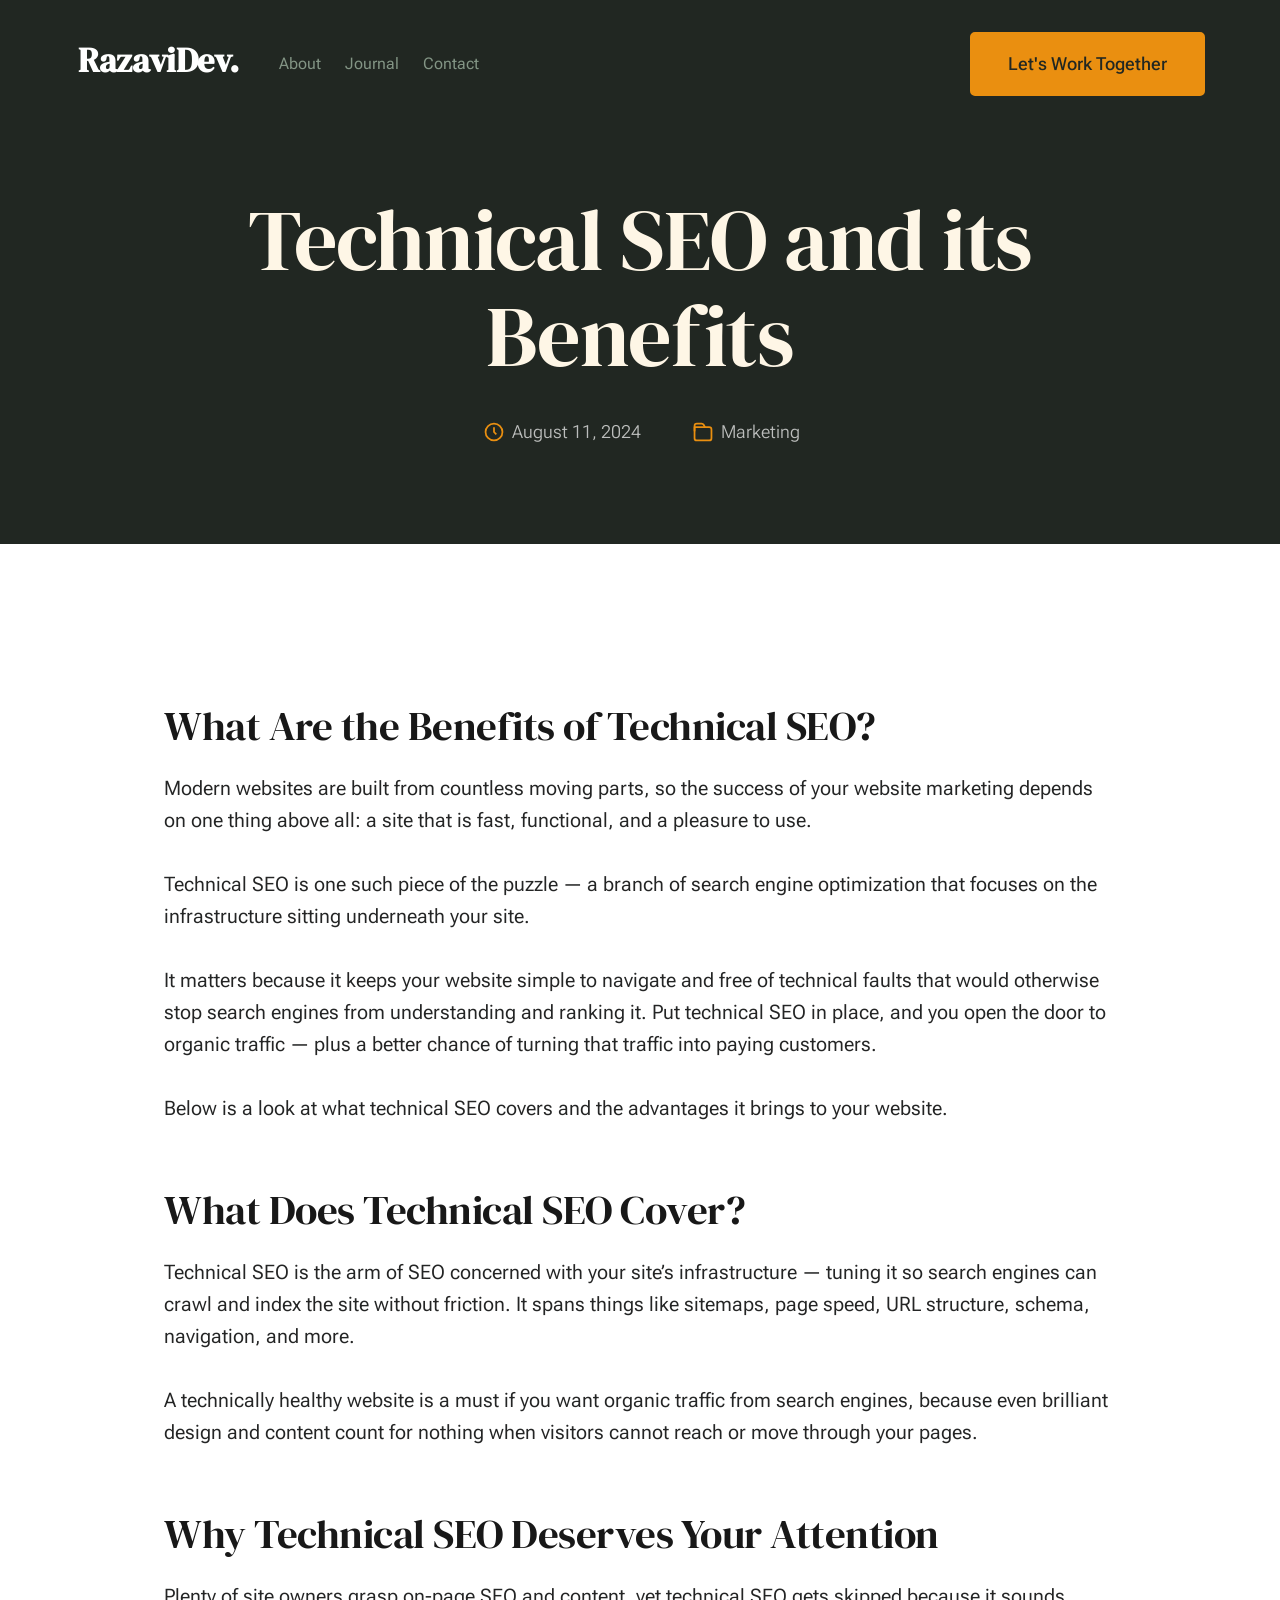
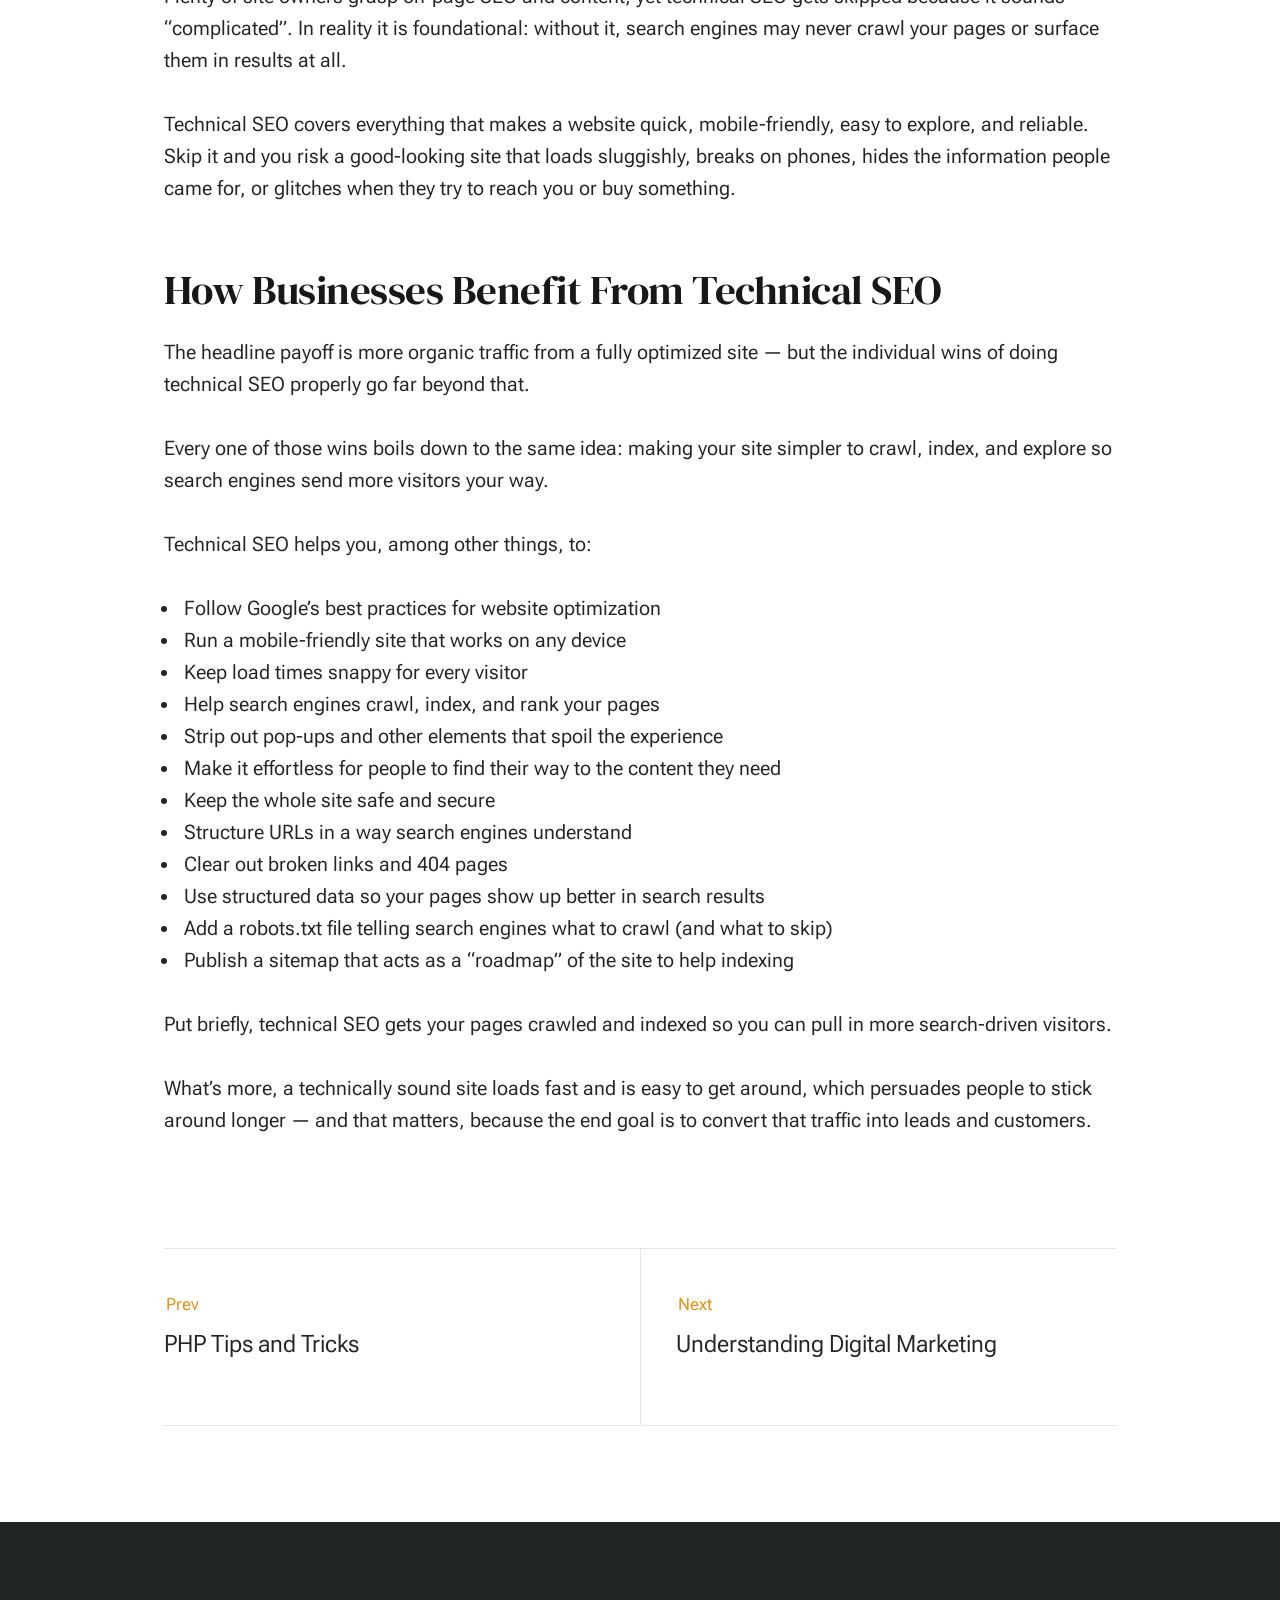
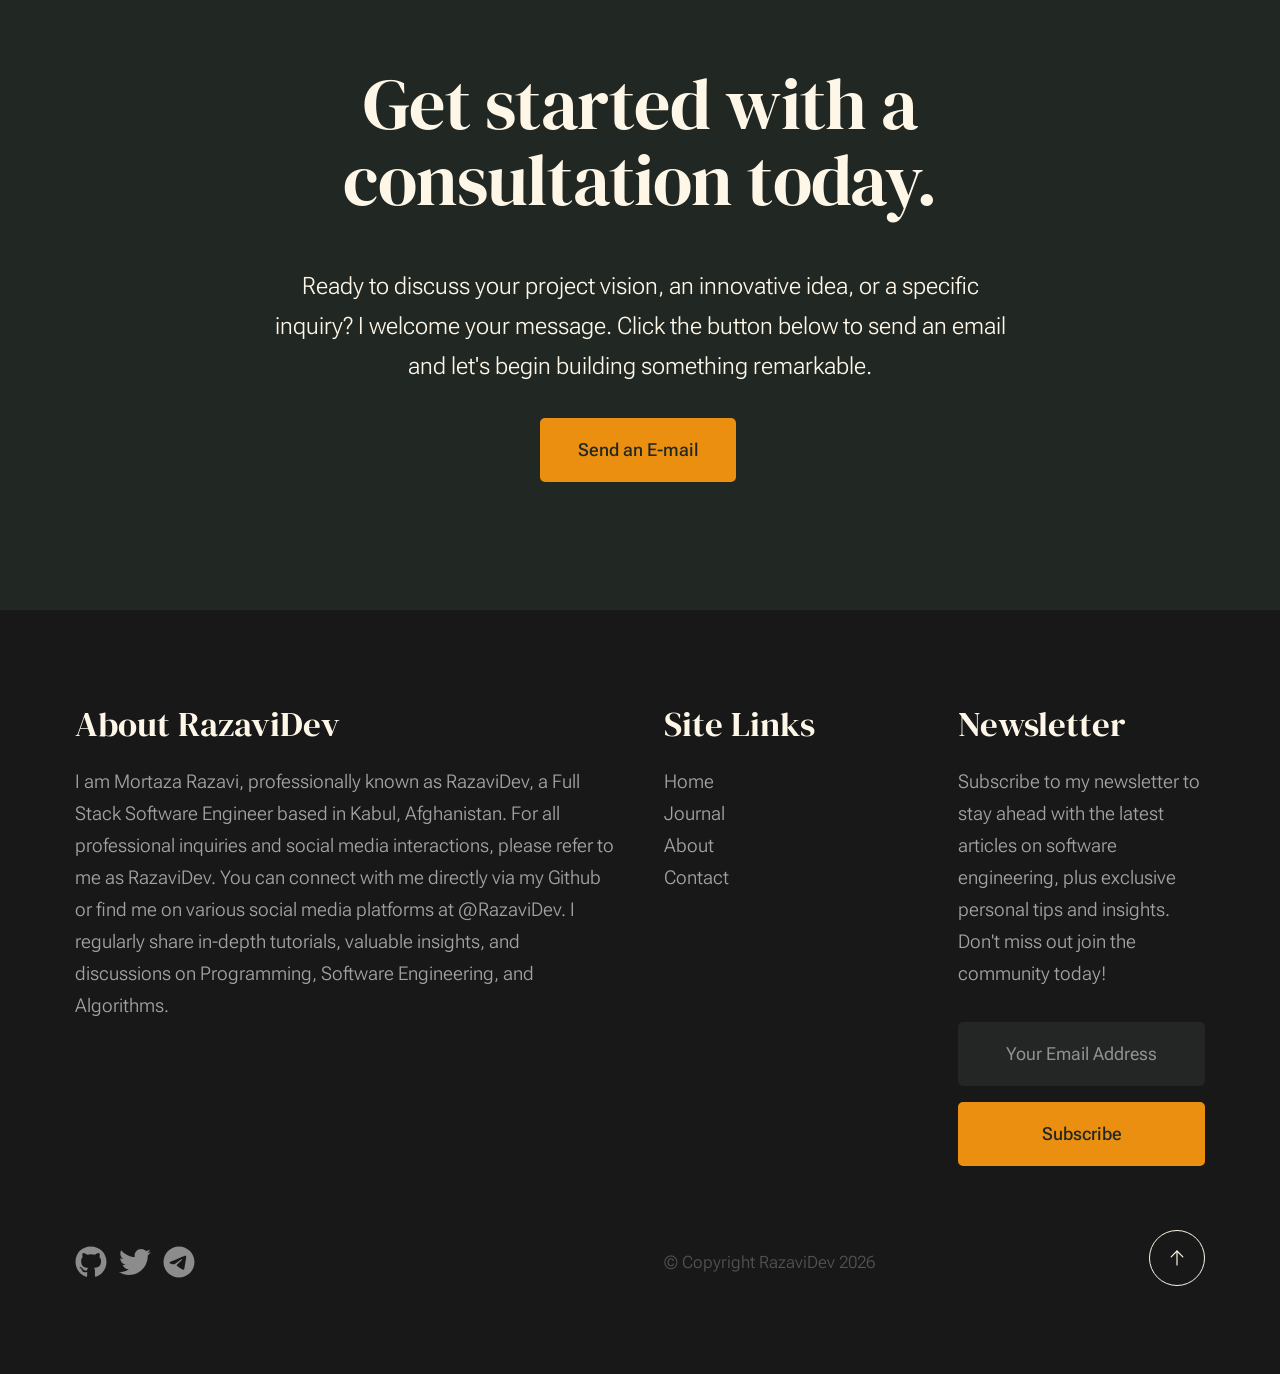
<file: blog/technical-seo-and-its-benefits.html>
<!-- html temp -->
<!DOCTYPE html>
<html lang="en" class="no-js">

<head>

    <!--- basic page needs
    ================================================== -->
    <meta charset="utf-8">
    <meta name="viewport" content="width=device-width, initial-scale=1">
    <title>Technical SEO: Benefits &amp; How to Improve Search Visibility | RazaviDev</title>

    <!-- SEO / discoverability
    ================================================== -->
    <meta name="description" content="Technical SEO explained: how site speed, structure, schema and crawlability lift visibility, smooth the user experience and grow organic search traffic.">
    <!-- meta keywords: Google no longer uses these, but Bing/Yandex and some AI agents still read them -->
    <meta name="keywords" content="technical SEO explained, benefits of technical SEO, site speed optimization, mobile-friendly website, schema markup, structured data, XML sitemap, search engine crawlability">
    <meta name="author" content="Mortaza Razavi (RazaviDev)">
    <link rel="canonical" href="https://razavidev.github.io/blog/technical-seo-and-its-benefits.html">
    <meta name="robots" content="index, follow, max-snippet:-1, max-image-preview:large, max-video-preview:-1">

    <!-- Open Graph (Facebook, LinkedIn, Discord, Slack, ...)
    ================================================== -->
    <meta property="og:type" content="article">
    <meta property="og:site_name" content="RazaviDev">
    <meta property="og:title" content="Technical SEO: Benefits &amp; How to Improve Search Visibility | RazaviDev">
    <meta property="og:description" content="Technical SEO explained: how site speed, structure, schema and crawlability lift visibility, smooth the user experience and grow organic search traffic.">
    <meta property="og:url" content="https://razavidev.github.io/blog/technical-seo-and-its-benefits.html">
    <meta property="og:image" content="https://razavidev.github.io/images/thumbs/single/standard-1200.jpg">
    <meta property="og:image:width" content="1200">
    <meta property="og:image:height" content="720">
    <meta property="og:image:alt" content="Technical SEO and its Benefits">
    <meta property="og:locale" content="en_US">
    <meta property="article:published_time" content="2024-08-11T00:00:00+00:00">
    <meta property="article:author" content="Mortaza Razavi (RazaviDev)">
    <meta property="article:section" content="Marketing">

    <!-- Twitter / X
    ================================================== -->
    <meta name="twitter:card" content="summary_large_image">
    <meta name="twitter:title" content="Technical SEO: Benefits &amp; How to Improve Search Visibility | RazaviDev">
    <meta name="twitter:description" content="Technical SEO explained: how site speed, structure, schema and crawlability lift visibility, smooth the user experience and grow organic search traffic.">
    <meta name="twitter:image" content="https://razavidev.github.io/images/thumbs/single/standard-1200.jpg">
    <meta name="twitter:image:alt" content="Technical SEO and its Benefits">

    <!-- Structured data (Schema.org / JSON-LD): BlogPosting -->
    <script type="application/ld+json">
    {
      "@context": "https://schema.org",
      "@type": "BlogPosting",
      "mainEntityOfPage": {
        "@type": "WebPage",
        "@id": "https://razavidev.github.io/blog/technical-seo-and-its-benefits.html"
      },
      "url": "https://razavidev.github.io/blog/technical-seo-and-its-benefits.html",
      "headline": "Technical SEO and its Benefits",
      "description": "Technical SEO explained: how site speed, structure, schema and crawlability lift visibility, smooth the user experience and grow organic search traffic.",
      "image": "https://razavidev.github.io/images/thumbs/single/standard-1200.jpg",
      "datePublished": "2024-08-11T00:00:00+00:00",
      "dateModified": "2024-08-11T00:00:00+00:00",
      "author": {
        "@type": "Person",
        "@id": "https://razavidev.github.io/#person",
        "name": "Mortaza Razavi",
        "url": "https://razavidev.github.io/about.html"
      },
      "publisher": {
        "@type": "Person",
        "@id": "https://razavidev.github.io/#person",
        "name": "Mortaza Razavi",
        "url": "https://razavidev.github.io/"
      },
      "articleSection": "Marketing",
      "keywords": "technical SEO explained, benefits of technical SEO, site speed optimization, mobile-friendly website, schema markup, structured data, XML sitemap, search engine crawlability",
      "inLanguage": "en"
    }
    </script>

    <script>
        document.documentElement.classList.remove('no-js');
        document.documentElement.classList.add('js');
    </script>

    <!-- CSS
    ================================================== -->
    <link rel="stylesheet" href="../css/vendor.css">
    <link rel="stylesheet" href="../css/styles.css">

    <!-- favicons
    ================================================== -->
    <link rel="apple-touch-icon" sizes="180x180" href="../favicon.png">
    <link rel="icon" type="image/png" sizes="32x32" href="../favicon.png">
    <link rel="icon" type="image/png" sizes="16x16" href="../favicon.png">
    <link rel="manifest" href="../site.webmanifest">

</head>


<body id="top">

    <!-- preloader
    ================================================== -->
    <div id="preloader">
        <div id="loader" class="dots-fade">
            <div></div>
            <div></div>
            <div></div>
        </div>
    </div>


    <!-- page wrap
    ================================================== -->
    <div id="page" class="s-pagewrap">


        <!-- # site header 
        ================================================== -->
        <header class="s-header">

            <div class="row s-header__inner width-sixteen-col">

                <div class="s-header__block">
                    <div class="s-header__logo">
                        <a class="logo" href="../index.html">
                            <!-- <img src="images/logo.svg" alt="Homepage"> -->
                            <h2>
                                RazaviDev.</h2>
                        </a>
                    </div>

                    <a class="s-header__menu-toggle" href="../#0"><span>Menu</span></a>
                </div> <!-- end s-header__block -->

                <nav class="s-header__nav">

                    <ul class="s-header__menu-links">
                        <li><a href="../about.html">About</a></li>
                        <li><a href="../blog.html">Journal</a></li>
                        <li><a href="../contact.html">Contact</a></li>
                    </ul> <!-- s-header__menu-links -->

                    <div class="s-header__contact">
                        <a href="../contact.html" class="btn btn--primary s-header__contact-btn">Let's Work Together</a>
                    </div> <!-- s-header__contact -->

                </nav> <!-- end s-header__nav -->

            </div> <!-- end s-header__inner -->

        </header> <!-- end s-header -->


        <!-- # site main content
        ================================================== -->
        <article id="content" class="s-content entry">

            <div class="s-pageheader entry__header">
                <div class="row">
                    <div class="column xl-12">

                        <h1 class="entry__title">
                            Technical SEO and its Benefits
                        </h1> <!-- end entry__title -->

                        <div class="entry__meta">
                            <div class="entry__meta-date">
                                <svg width="24" height="24" fill="none" viewBox="0 0 24 24">
                                    <circle cx="12" cy="12" r="7.25" stroke="currentColor" stroke-width="1.5"></circle>
                                    <path stroke="currentColor" stroke-width="1.5" d="M12 8V12L14 14"></path>
                                </svg>
                                August 11, 2024
                            </div>
                            <div class="entry__meta-cat">
                                <svg width="24" height="24" fill="none" viewBox="0 0 24 24">
                                    <path stroke="currentColor" stroke-linecap="round" stroke-linejoin="round"
                                        stroke-width="1.5"
                                        d="M19.25 17.25V9.75C19.25 8.64543 18.3546 7.75 17.25 7.75H4.75V17.25C4.75 18.3546 5.64543 19.25 6.75 19.25H17.25C18.3546 19.25 19.25 18.3546 19.25 17.25Z">
                                    </path>
                                    <path stroke="currentColor" stroke-linecap="round" stroke-linejoin="round"
                                        stroke-width="1.5"
                                        d="M13.5 7.5L12.5685 5.7923C12.2181 5.14977 11.5446 4.75 10.8127 4.75H6.75C5.64543 4.75 4.75 5.64543 4.75 6.75V11">
                                    </path>
                                </svg>
                                <span class="cat-links">
                                    <a href="../blog.html">Marketing</a>
                                </span>
                            </div>
                        </div> <!-- end entry__meta -->

                    </div>
                </div>
            </div> <!-- end entry__header -->

            <div class="s-pagecontent entry__content">

                <div class="row entry__primary width-narrower">
                    <div class="column xl-12">
                        <div class="entry-content">
                            <h2 class="heading__2_faq_template">What Are the Benefits of Technical SEO?</h2>
                            <div class="faq-template-style">

                                <p>Modern websites are built from countless moving parts, so the success of your website
                                    marketing depends on one thing above all: a site that is fast, functional, and a
                                    pleasure to use.</p>
                                <p>Technical SEO is one such piece of the puzzle &mdash; a branch of search engine
                                    optimization that focuses on the infrastructure sitting underneath your site.</p>
                                <p>It matters because it keeps your website simple to navigate and free of technical
                                    faults that would otherwise stop search engines from understanding and ranking it.
                                    Put technical SEO in place, and you open the door to organic traffic &mdash; plus a
                                    better chance of turning that traffic into paying customers.</p>
                                <p>Below is a look at what technical SEO covers and the advantages it brings to your
                                    website.</p>
                                <h2>What Does Technical SEO Cover?</h2>
                                <p>Technical SEO is the arm of SEO concerned with your site’s infrastructure —
                                    tuning it so search engines can crawl and index the site without friction. It spans
                                    things like sitemaps, page speed, URL structure, schema, navigation, and more.</p>
                                <p>A technically healthy website is a must if you want organic traffic from search
                                    engines, because even brilliant design and content count for nothing when visitors
                                    cannot reach or move through your pages.</p>
                                <h2>Why Technical SEO Deserves Your Attention</h2>
                                <p>Plenty of site owners grasp on-page SEO and content, yet technical SEO gets
                                    skipped because it sounds “complicated”. In reality it is foundational: without it,
                                    search engines may never crawl your pages or surface them in results at all.</p>
                                <p>Technical SEO covers everything that makes a website quick, mobile-friendly, easy
                                    to explore, and reliable. Skip it and you risk a good-looking site that loads
                                    sluggishly, breaks on phones, hides the information people came for, or glitches
                                    when they try to reach you or buy something.</p>
                                <h2>How Businesses Benefit From Technical SEO</h2>
                                <p>The headline payoff is more organic traffic from a fully optimized site — but the
                                    individual wins of doing technical SEO properly go far beyond that.</p>
                                <p>Every one of those wins boils down to the same idea: making your site simpler to
                                    crawl, index, and explore so search engines send more visitors your way.</p>
                                <p>Technical SEO helps you, among other things, to:</p>
                                <ul>
                                    <li>Follow Google’s best practices for website optimization</li>
                                    <li>Run a mobile-friendly site that works on any device</li>
                                    <li>Keep load times snappy for every visitor</li>
                                    <li>Help search engines crawl, index, and rank your pages</li>
                                    <li>Strip out pop-ups and other elements that spoil the experience</li>
                                    <li>Make it effortless for people to find their way to the content they need
                                    </li>
                                    <li>Keep the whole site safe and secure</li>
                                    <li>Structure URLs in a way search engines understand</li>
                                    <li>Clear out broken links and 404 pages</li>
                                    <li>Use structured data so your pages show up better in search results
                                    </li>
                                    <li>Add a robots.txt file telling search engines what to crawl (and what to skip)
                                    </li>
                                    <li>Publish a sitemap that acts as a “roadmap” of the site to help indexing</li>
                                </ul>
                                <p>Put briefly, technical SEO gets your pages crawled and indexed so you can pull in
                                    more search-driven visitors.</p>
                                <p>What’s more, a technically sound site loads fast and is easy to get around, which
                                    persuades people to stick around longer — and that matters, because the end goal is
                                    to convert that traffic into leads and customers.</p>
                            </div>
                        </div>

                    </div>

                </div>


                <div class="row entry__primary width-narrower">
                    <div class="column xl-12">



                        <div class="post-nav">
                            <div class="post-nav__prev">
                                <a href="php-tips-and-tricks.html" rel="prev">
                                    <span>Prev</span>
                                    PHP Tips and Tricks
                                </a>
                            </div>
                            <div class="post-nav__next">
                                <a href="understanding-digital-marketing.html" rel="next">
                                    <span>Next</span>
                                    Understanding Digital Marketing
                                </a>
                            </div>
                        </div> <!-- end post-nav -->

                    </div> <!-- end column-->
                </div> <!-- end entry__primary -->


            </div> <!-- end entry__content -->

        </article> <!-- s-content entry-->


        <!-- # cta
        ================================================== -->
        <section id="cta" class="s-cta">

            <div class="row row-x-center text-center">
                <div class="column xl-8 lg-12">
                    <div class="s-cta__content">
                        <h2 class="text-display-title">
                            Get started with a consultation today.
                        </h2>
                        <p class="lead">
                            Ready to discuss your project vision, an innovative idea, or a specific inquiry? I welcome
                            your message. Click the button below to send an email and let's begin building something
                            remarkable.
                        </p>
                        <a href="mailto:mr.razavidev@gmail.com" class="btn btn--primary">Send an E-mail</a>
                    </div>
                </div>
            </div>

        </section> <!-- end s-cta -->

        <!-- # footer 
        ================================================== -->
        <footer class="s-footer">
            <div class="row s-footer__content">
                <div class="column xl-6 lg-6 md-12 s-footer__block s-footer__about">
                    <h3>About RazaviDev</h3>
                    <p>
                        I am Mortaza Razavi, professionally known as RazaviDev, a Full Stack Software Engineer based in
                        Kabul, Afghanistan. For all professional inquiries and social media interactions, please refer
                        to me as RazaviDev. You can connect with me directly via my Github or find me on various social
                        media platforms at @RazaviDev. I regularly share
                        in-depth tutorials, valuable insights, and discussions on Programming, Software Engineering, and
                        Algorithms.
                    </p>
                </div>
                <div class="column xl-3 lg-6 md-12 s-footer__block s-footer__site-links">
                    <h3>Site Links</h3>
                    <ul class="link-list">
                        <li><a href="../index.html">Home</a></li>
                        <li><a href="../blog.html">Journal</a></li>
                        <li><a href="../about.html">About</a></li>
                        <li><a href="../contact.html">Contact</a></li>
                        <!-- <li><a href="../https://www.dreamhost.com/r.cgi?287326">DreamHost</a></li> -->
                    </ul>
                </div>
                <div class="column xl-3 lg-6 md-12 tab-12 s-footer__block s-footer__newsletter">
                    <h3>Newsletter</h3>
                    <p>
                        Subscribe to my newsletter to stay ahead with the latest articles on software engineering, plus
                        exclusive personal tips and insights. Don't miss out join the community today!
                    </p>

                    <div class="subscribe-form">
                        <form id="mc-form" class="mc-form" novalidate="true">
                            <input type="email" name="EMAIL" id="mce-EMAIL" class="u-fullwidth text-center"
                                placeholder="Your Email Address"
                                title="The domain portion of the email address is invalid (the portion after the @)."
                                pattern="^([^\x00-\x20\x22\x28\x29\x2c\x2e\x3a-\x3c\x3e\x40\x5b-\x5d\x7f-\xff]+|\x22([^\x0d\x22\x5c\x80-\xff]|\x5c[\x00-\x7f])*\x22)(\x2e([^\x00-\x20\x22\x28\x29\x2c\x2e\x3a-\x3c\x3e\x40\x5b-\x5d\x7f-\xff]+|\x22([^\x0d\x22\x5c\x80-\xff]|\x5c[\x00-\x7f])*\x22))*\x40([^\x00-\x20\x22\x28\x29\x2c\x2e\x3a-\x3c\x3e\x40\x5b-\x5d\x7f-\xff]+|\x5b([^\x0d\x5b-\x5d\x80-\xff]|\x5c[\x00-\x7f])*\x5d)(\x2e([^\x00-\x20\x22\x28\x29\x2c\x2e\x3a-\x3c\x3e\x40\x5b-\x5d\x7f-\xff]+|\x5b([^\x0d\x5b-\x5d\x80-\xff]|\x5c[\x00-\x7f])*\x5d))*(\.\w{2,})+$"
                                required="">
                            <input type="submit" name="subscribe" value="Subscribe"
                                class="btn btn--primary btn--small u-fullwidth">
                            <!-- <div style="position: absolute; left: -5000px;" aria-hidden="true"><input type="text" name="b_cdb7b577e41181934ed6a6a44_9a91cfe7b3" tabindex="-1" value=""></div> -->
                            <div class="mc-status"></div>
                        </form>
                    </div>
                </div>
            </div>

            <div class="row s-footer__bottom">
                <div class="column xl-6 lg-12">
                    <ul class="s-footer__social social-list">
                        <li>
                            <a href="../https://github.com/razavidev">
                                <svg xmlns="http://www.w3.org/2000/svg"
                                    viewBox="0 0 496 512"><!--! Font Awesome Free 6.4.2 by @fontawesome - https://fontawesome.com License - https://fontawesome.com/license/free (Icons: CC BY 4.0, Fonts: SIL OFL 1.1, Code: MIT License) Copyright 2023 Fonticons, Inc. -->
                                    <path
                                        d="M165.9 397.4c0 2-2.3 3.6-5.2 3.6-3.3.3-5.6-1.3-5.6-3.6 0-2 2.3-3.6 5.2-3.6 3-.3 5.6 1.3 5.6 3.6zm-31.1-4.5c-.7 2 1.3 4.3 4.3 4.9 2.6 1 5.6 0 6.2-2s-1.3-4.3-4.3-5.2c-2.6-.7-5.5.3-6.2 2.3zm44.2-1.7c-2.9.7-4.9 2.6-4.6 4.9.3 2 2.9 3.3 5.9 2.6 2.9-.7 4.9-2.6 4.6-4.6-.3-1.9-3-3.2-5.9-2.9zM244.8 8C106.1 8 0 113.3 0 252c0 110.9 69.8 205.8 169.5 239.2 12.8 2.3 17.3-5.6 17.3-12.1 0-6.2-.3-40.4-.3-61.4 0 0-70 15-84.7-29.8 0 0-11.4-29.1-27.8-36.6 0 0-22.9-15.7 1.6-15.4 0 0 24.9 2 38.6 25.8 21.9 38.6 58.6 27.5 72.9 20.9 2.3-16 8.8-27.1 16-33.7-55.9-6.2-112.3-14.3-112.3-110.5 0-27.5 7.6-41.3 23.6-58.9-2.6-6.5-11.1-33.3 2.6-67.9 20.9-6.5 69 27 69 27 20-5.6 41.5-8.5 62.8-8.5s42.8 2.9 62.8 8.5c0 0 48.1-33.6 69-27 13.7 34.7 5.2 61.4 2.6 67.9 16 17.7 25.8 31.5 25.8 58.9 0 96.5-58.9 104.2-114.8 110.5 9.2 7.9 17 22.9 17 46.4 0 33.7-.3 75.4-.3 83.6 0 6.5 4.6 14.4 17.3 12.1C428.2 457.8 496 362.9 496 252 496 113.3 383.5 8 244.8 8zM97.2 352.9c-1.3 1-1 3.3.7 5.2 1.6 1.6 3.9 2.3 5.2 1 1.3-1 1-3.3-.7-5.2-1.6-1.6-3.9-2.3-5.2-1zm-10.8-8.1c-.7 1.3.3 2.9 2.3 3.9 1.6 1 3.6.7 4.3-.7.7-1.3-.3-2.9-2.3-3.9-2-.6-3.6-.3-4.3.7zm32.4 35.6c-1.6 1.3-1 4.3 1.3 6.2 2.3 2.3 5.2 2.6 6.5 1 1.3-1.3.7-4.3-1.3-6.2-2.2-2.3-5.2-2.6-6.5-1zm-11.4-14.7c-1.6 1-1.6 3.6 0 5.9 1.6 2.3 4.3 3.3 5.6 2.3 1.6-1.3 1.6-3.9 0-6.2-1.4-2.3-4-3.3-5.6-2z">
                                    </path>
                                </svg>
                                <span class="u-screen-reader-text">Github</span>
                            </a>
                        </li>
                        <li>
                            <a href="../https://twitter.com/razavidev">
                                <svg xmlns="http://www.w3.org/2000/svg"
                                    viewBox="0 0 512 512"><!--! Font Awesome Free 6.4.2 by @fontawesome - https://fontawesome.com License - https://fontawesome.com/license/free (Icons: CC BY 4.0, Fonts: SIL OFL 1.1, Code: MIT License) Copyright 2023 Fonticons, Inc. -->
                                    <path
                                        d="M459.37 151.716c.325 4.548.325 9.097.325 13.645 0 138.72-105.583 298.558-298.558 298.558-59.452 0-114.68-17.219-161.137-47.106 8.447.974 16.568 1.299 25.34 1.299 49.055 0 94.213-16.568 130.274-44.832-46.132-.975-84.792-31.188-98.112-72.772 6.498.974 12.995 1.624 19.818 1.624 9.421 0 18.843-1.3 27.614-3.573-48.081-9.747-84.143-51.98-84.143-102.985v-1.299c13.969 7.797 30.214 12.67 47.431 13.319-28.264-18.843-46.781-51.005-46.781-87.391 0-19.492 5.197-37.36 14.294-52.954 51.655 63.675 129.3 105.258 216.365 109.807-1.624-7.797-2.599-15.918-2.599-24.04 0-57.828 46.782-104.934 104.934-104.934 30.213 0 57.502 12.67 76.67 33.137 23.715-4.548 46.456-13.32 66.599-25.34-7.798 24.366-24.366 44.833-46.132 57.827 21.117-2.273 41.584-8.122 60.426-16.243-14.292 20.791-32.161 39.308-52.628 54.253z">
                                    </path>
                                </svg>
                                <span class="u-screen-reader-text">Twitter</span>
                            </a>
                        </li>
                        <li>
                            <a href="../https://t.me/razavidev">
                                <svg xmlns="http://www.w3.org/2000/svg"
                                    viewBox="0 0 496 512"><!--! Font Awesome Free 6.4.2 by @fontawesome - https://fontawesome.com License - https://fontawesome.com/license/free (Icons: CC BY 4.0, Fonts: SIL OFL 1.1, Code: MIT License) Copyright 2023 Fonticons, Inc. -->
                                    <path
                                        d="M248,8C111.033,8,0,119.033,0,256S111.033,504,248,504,496,392.967,496,256,384.967,8,248,8ZM362.952,176.66c-3.732,39.215-19.881,134.378-28.1,178.3-3.476,18.584-10.322,24.816-16.948,25.425-14.4,1.326-25.338-9.517-39.287-18.661-21.827-14.308-34.158-23.215-55.346-37.177-24.485-16.135-8.612-25,5.342-39.5,3.652-3.793,67.107-61.51,68.335-66.746.153-.655.3-3.1-1.154-4.384s-3.59-.849-5.135-.5q-3.283.746-104.608,69.142-14.845,10.194-26.894,9.934c-8.855-.191-25.888-5.006-38.551-9.123-15.531-5.048-27.875-7.717-26.8-16.291q.84-6.7,18.45-13.7,108.446-47.248,144.628-62.3c68.872-28.647,83.183-33.623,92.511-33.789,2.052-.034,6.639.474,9.61,2.885a10.452,10.452,0,0,1,3.53,6.716A43.765,43.765,0,0,1,362.952,176.66Z">
                                    </path>
                                </svg>
                                <span class="u-screen-reader-text">Instagram</span>
                            </a>
                        </li>
                    </ul> <!-- end s-footer__social -->
                </div>
                <div class="column xl-6 lg-12">
                    <p class="ss-copyright">
                        <span>© Copyright RazaviDev
                            <script>document.write(new Date().getFullYear())</script>
                        </span>
                    </p>
                </div>

                <div class="ss-go-top">
                    <a class="smoothscroll" title="Back to Top" href="../#top">
                        <svg xmlns="http://www.w3.org/2000/svg" viewBox="0 0 24 24" width="36" height="36" fill="none"
                            stroke="#ffffff" stroke-width="1" stroke-linecap="round" stroke-linejoin="round">&lt;!--!
                            Atomicons Free 1.00 by @atisalab License - https://atomicons.com/license/ (Icons: CC BY 4.0)
                            Copyright 2021 Atomicons --&gt;<polyline points="17 11 12 6 7 11"></polyline>
                            <line x1="12" y1="18" x2="12" y2="6"></line>
                        </svg>
                    </a>
                </div> <!-- end ss-go-top -->
            </div>

        </footer> <!-- end s-footer -->

    </div> <!-- end page-wrap -->

    <!-- Java Script
    ================================================== -->
    <script src="../js/plugins.js"></script>
    <script src="../js/main.js"></script>

</body>

</html>
</file>
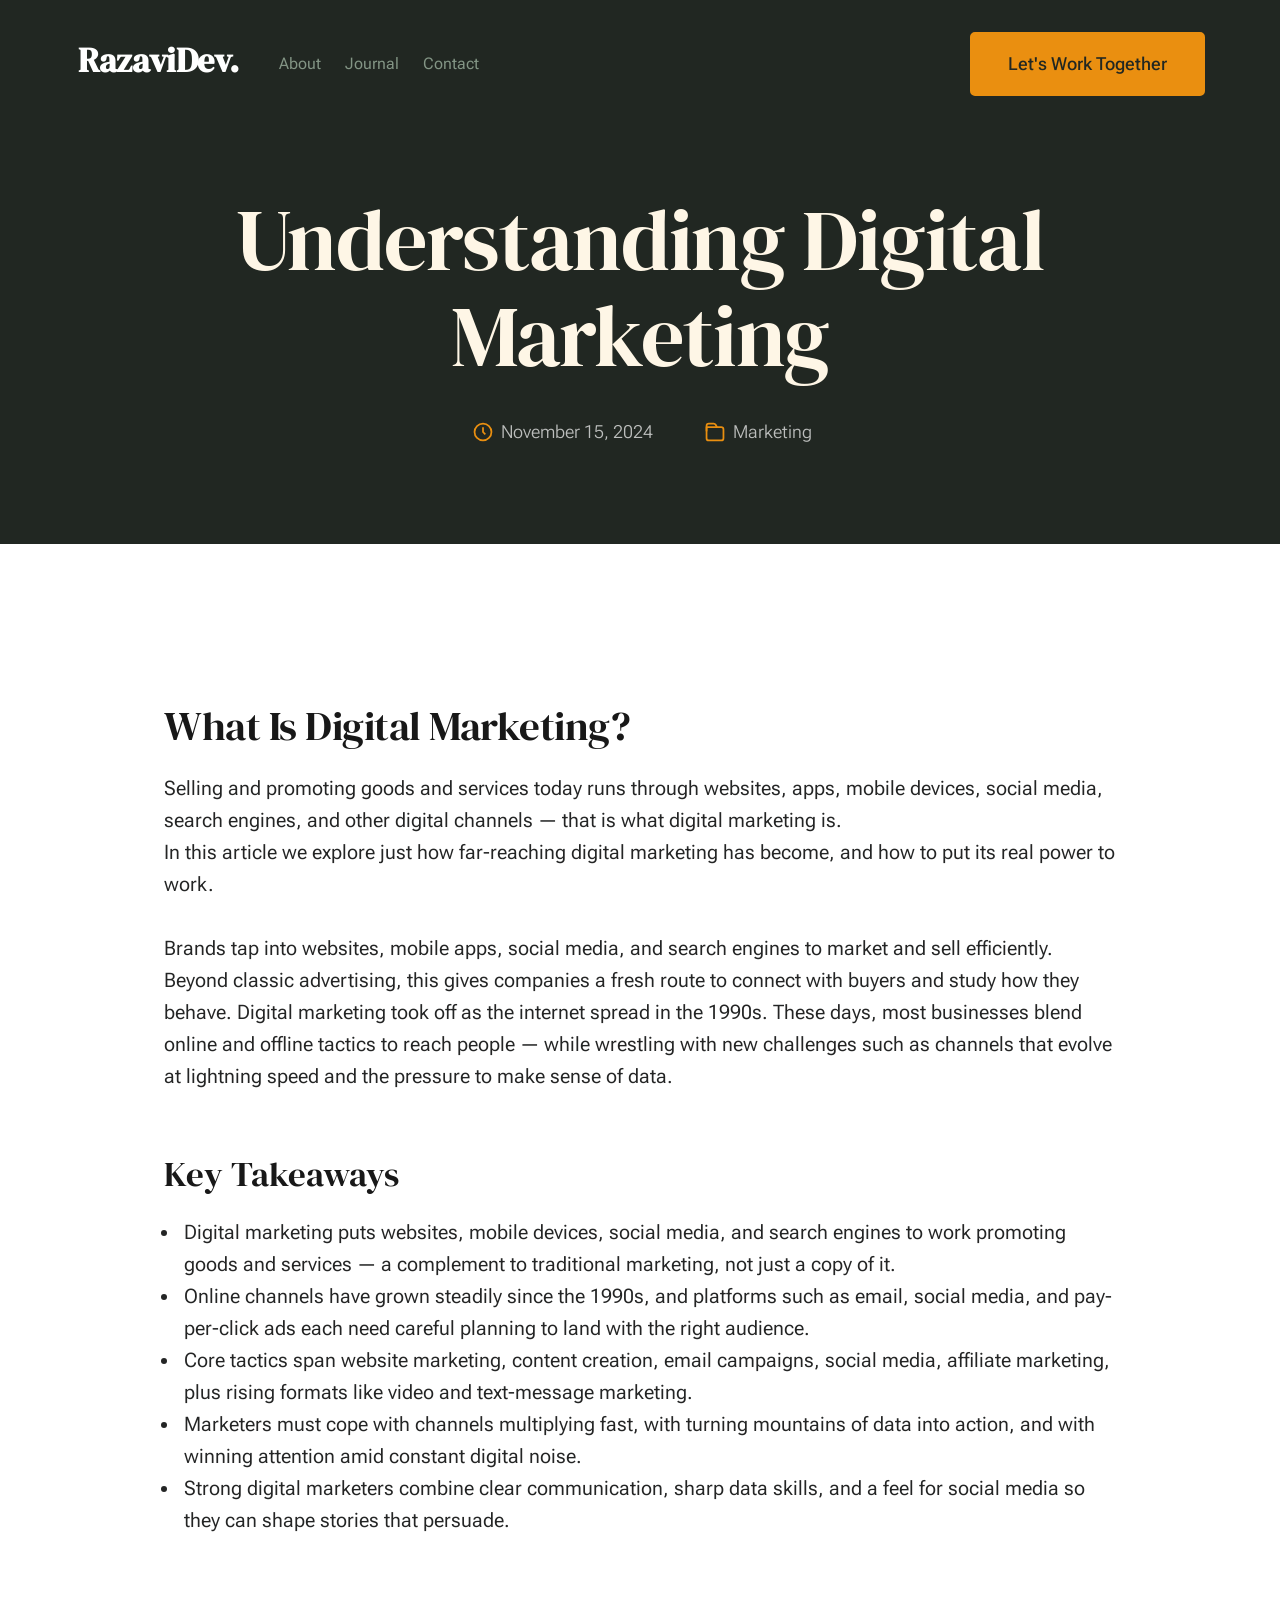
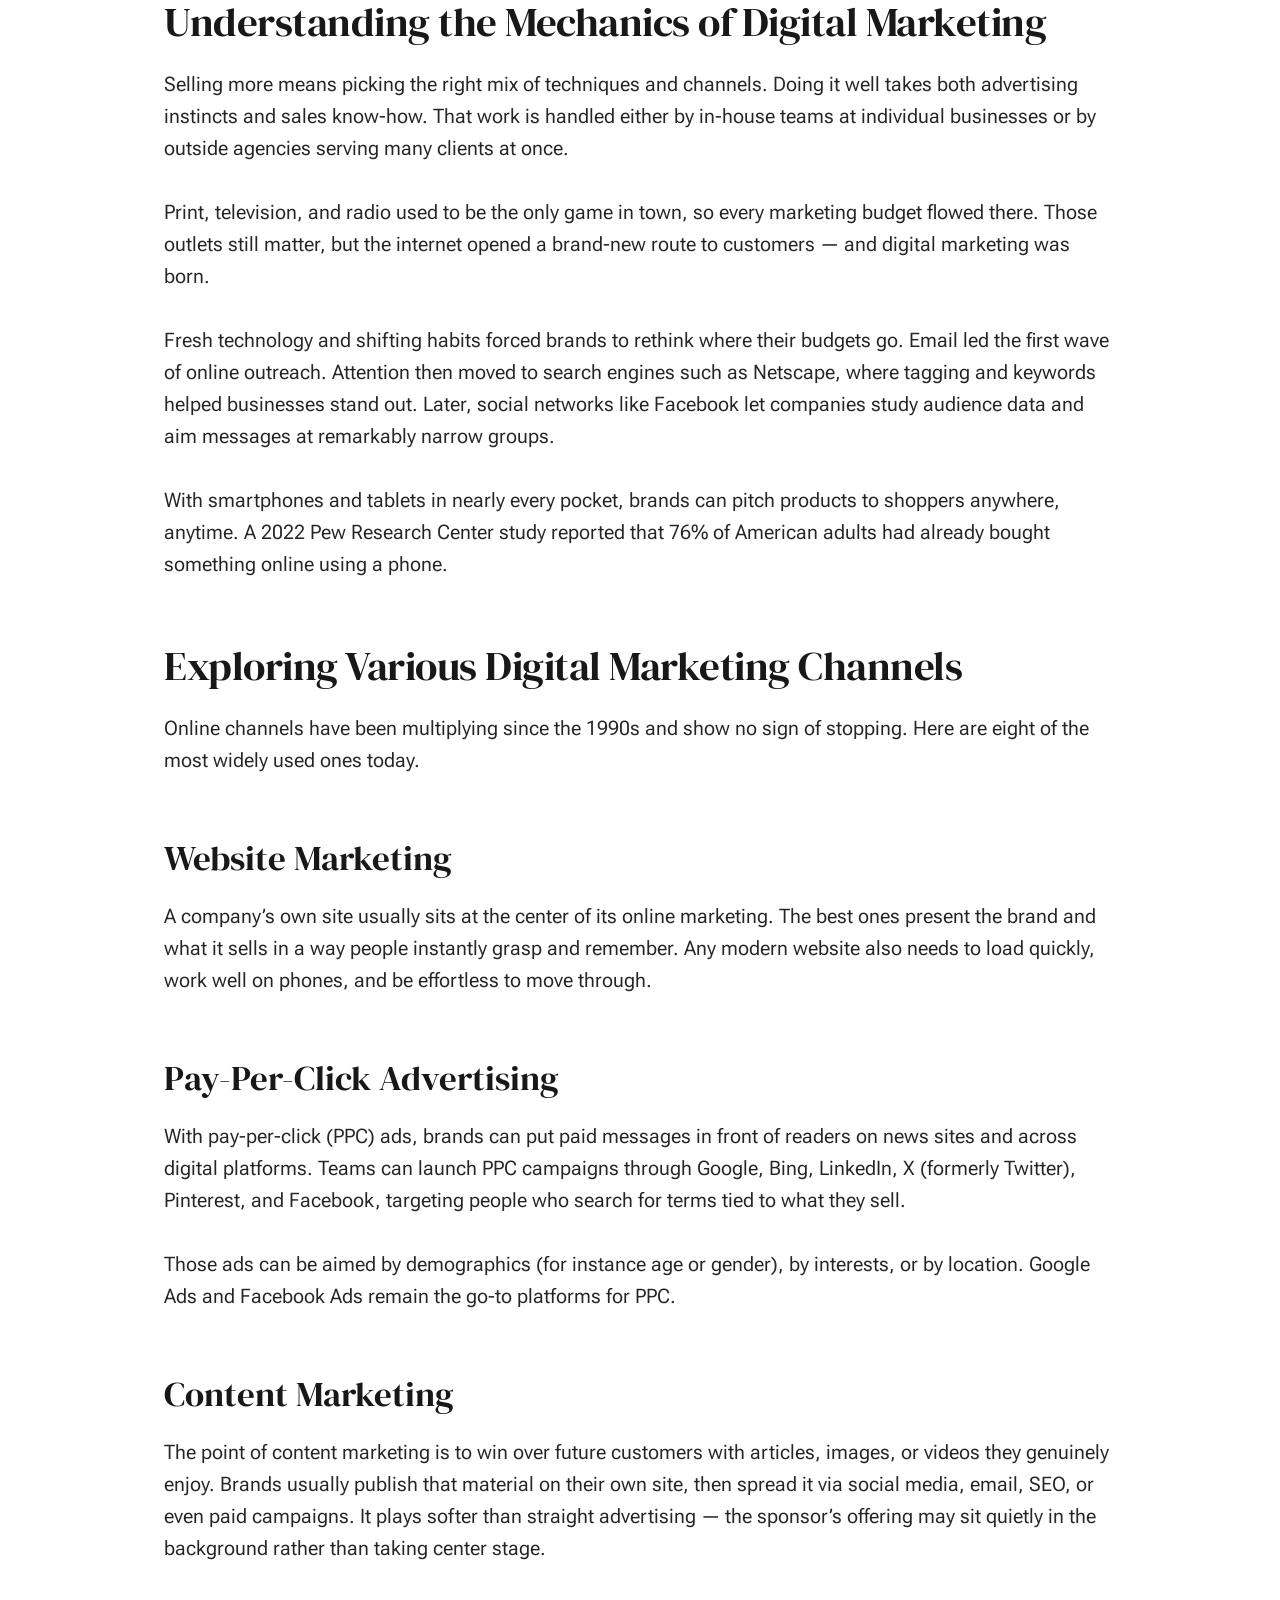
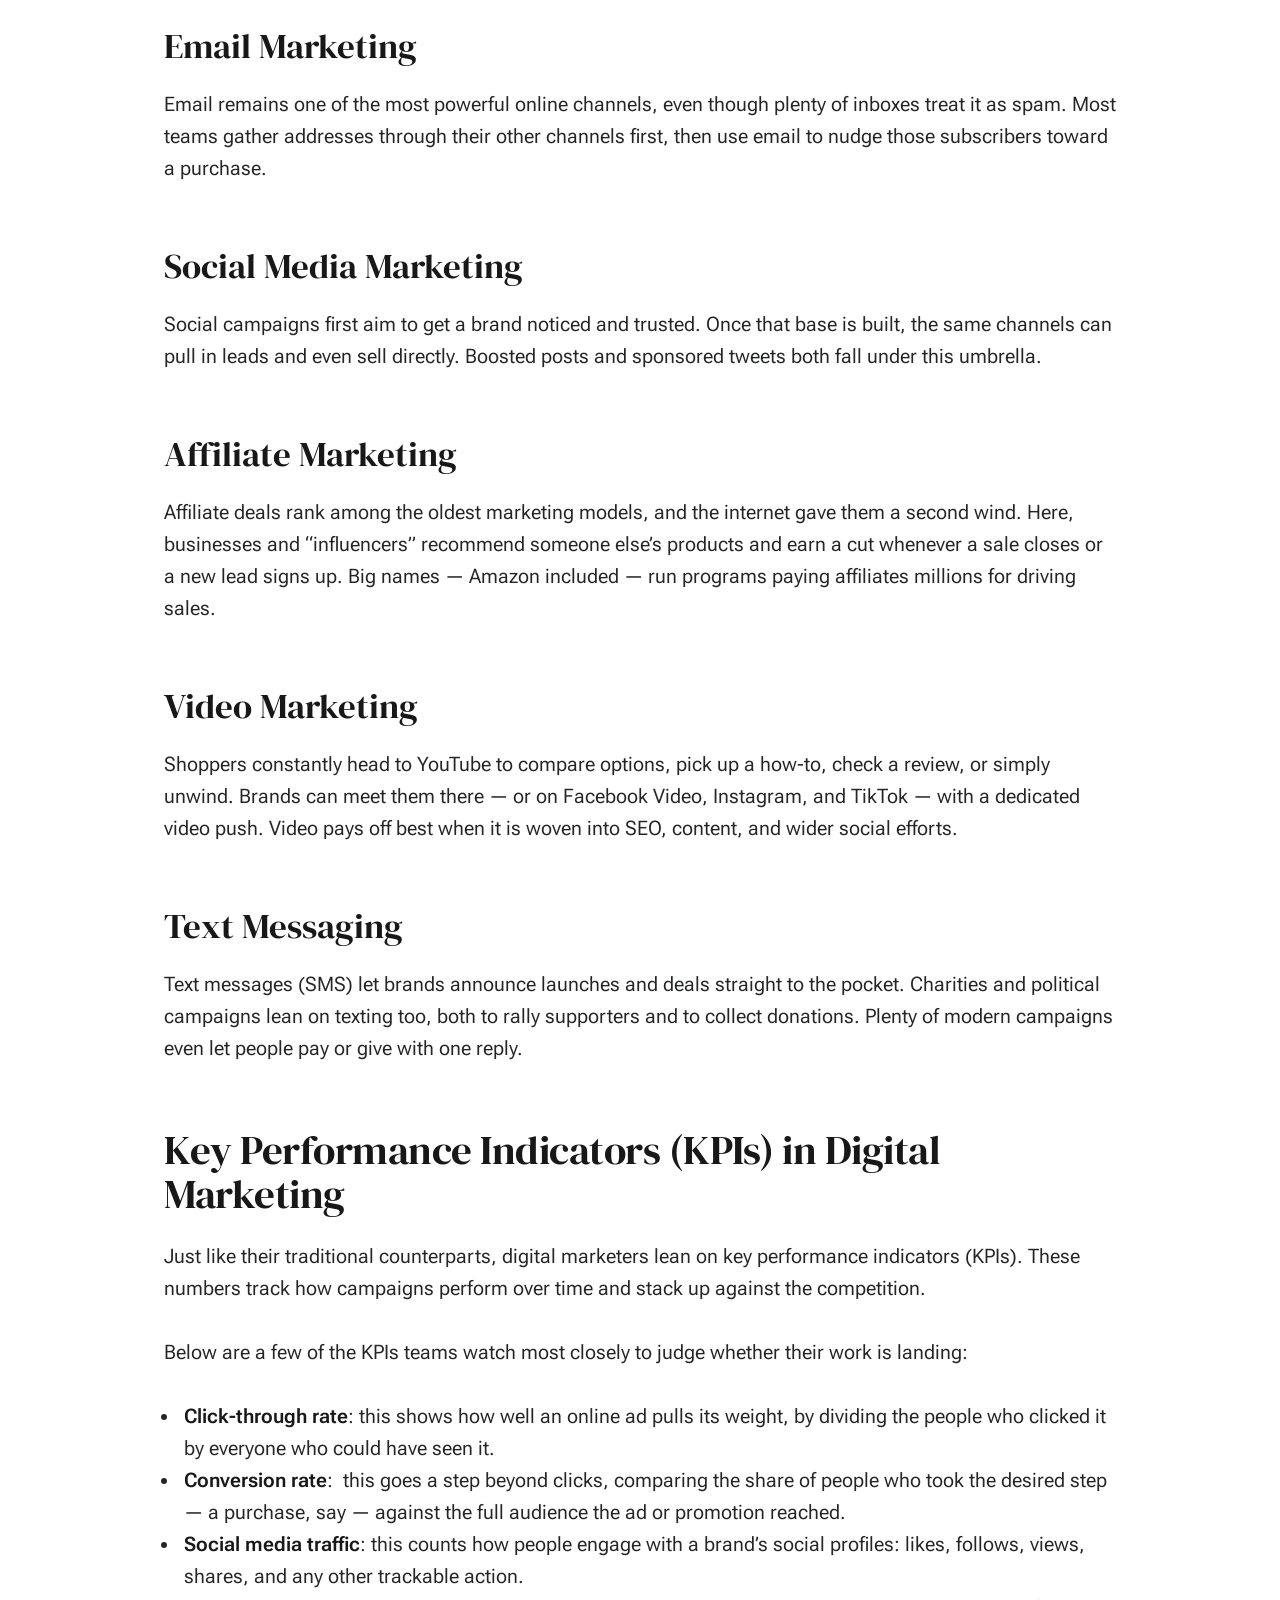
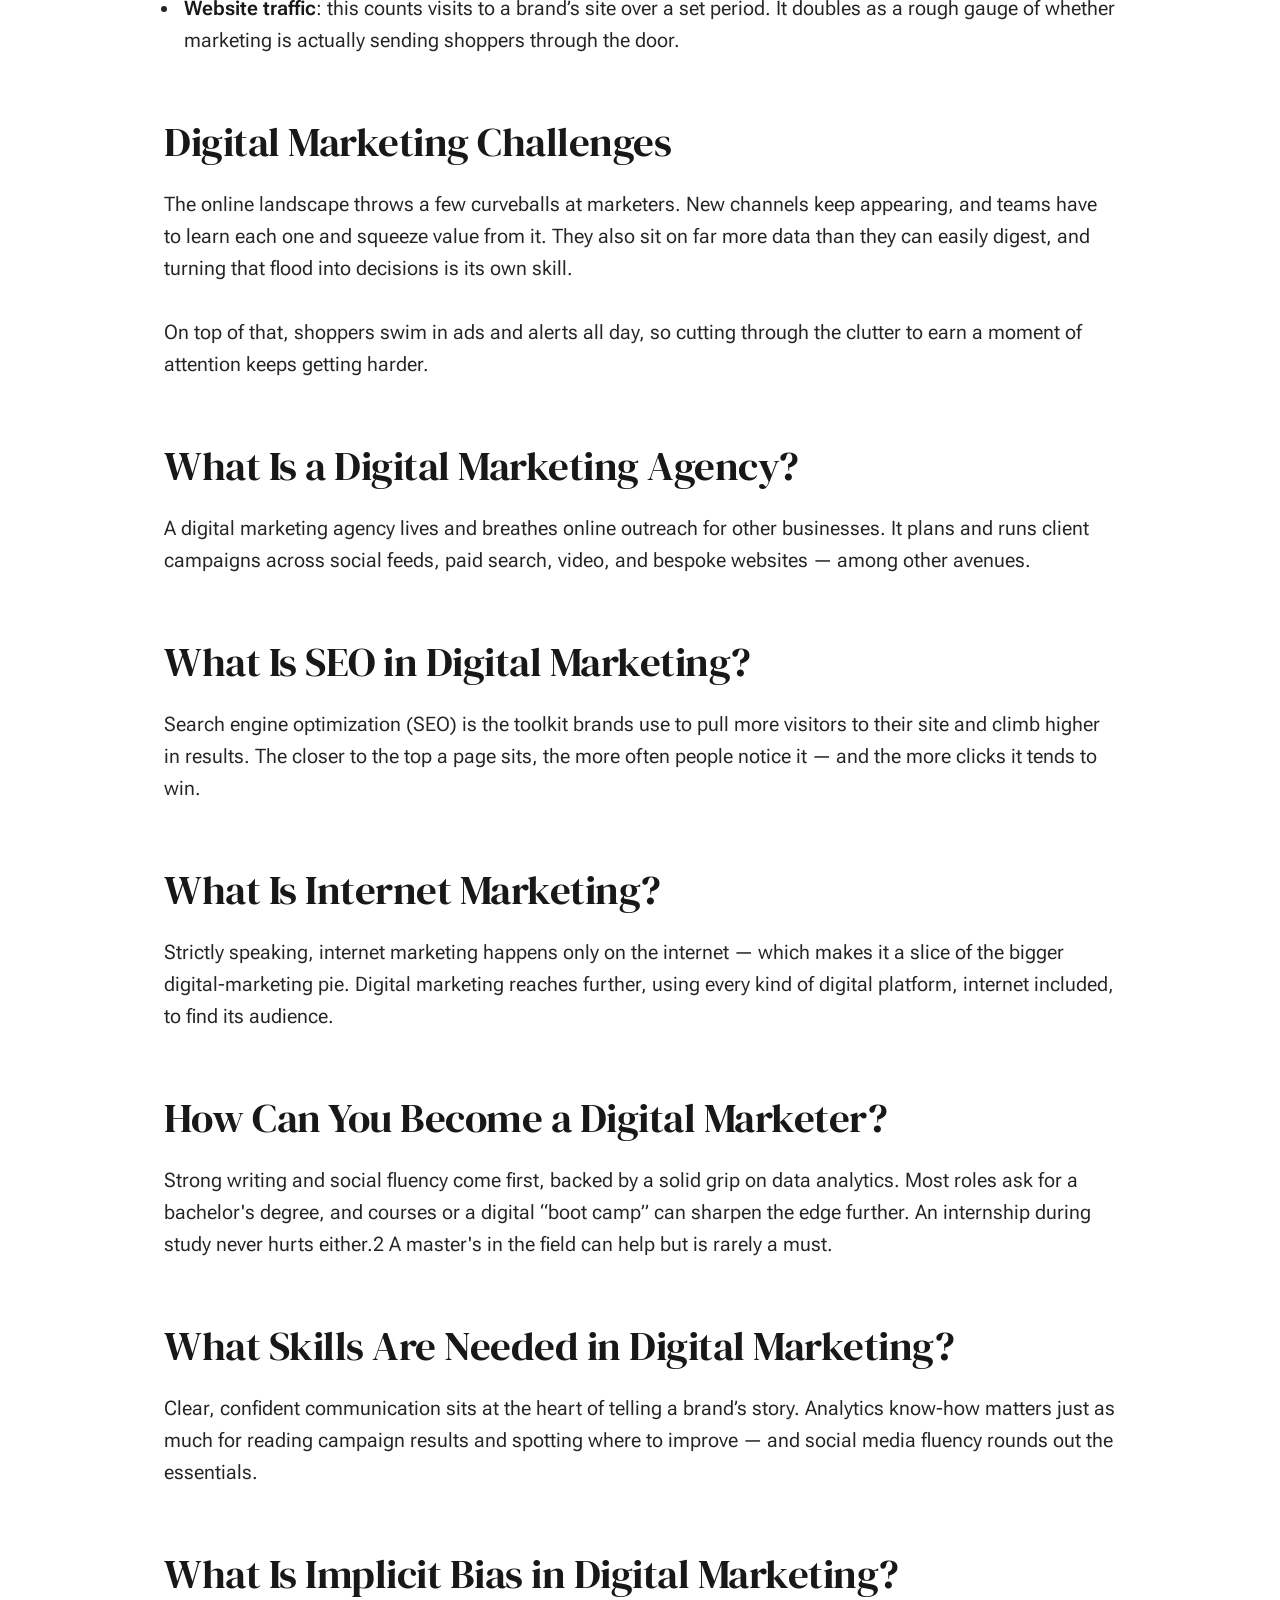
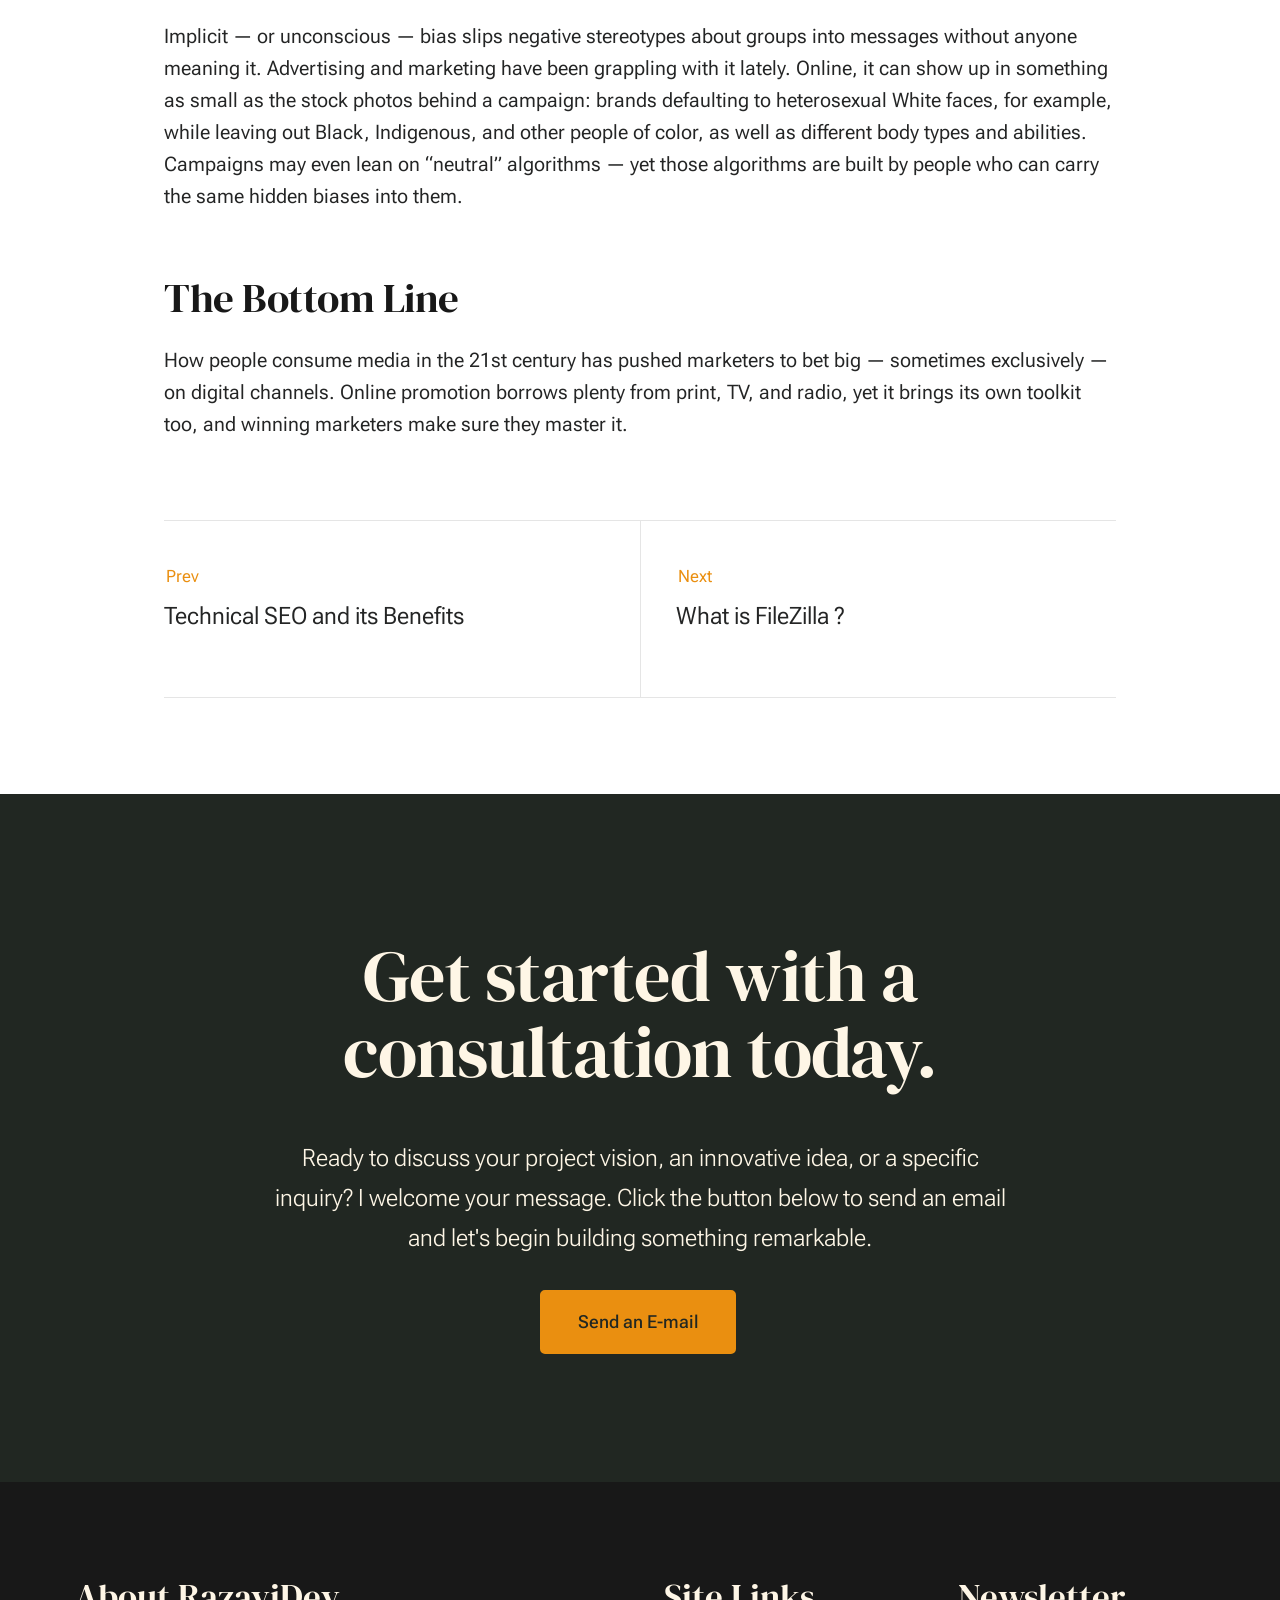
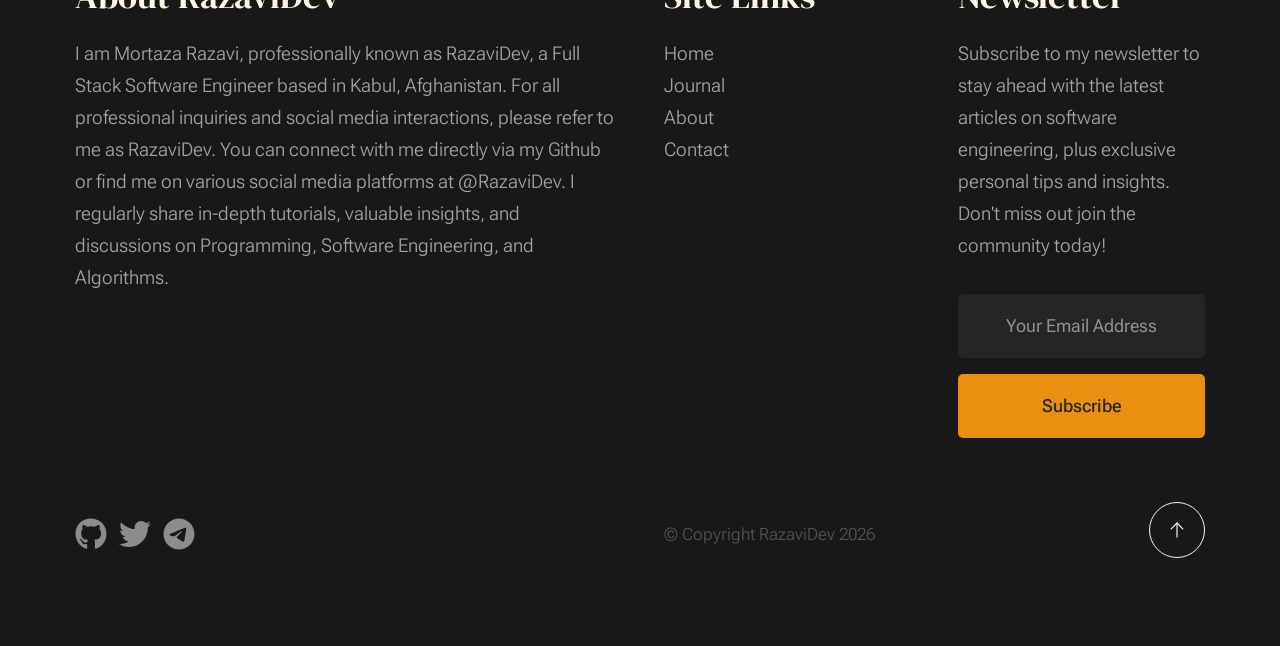
<file: blog/understanding-digital-marketing.html>
<!-- html temp -->
<!DOCTYPE html>
<html lang="en" class="no-js">

<head>

    <!--- basic page needs
    ================================================== -->
    <meta charset="utf-8">
    <meta name="viewport" content="width=device-width, initial-scale=1">
    <title>Understanding Digital Marketing: A Practical Guide | RazaviDev</title>

    <!-- SEO / discoverability
    ================================================== -->
    <meta name="description" content="Digital marketing demystified: how websites, apps, social media and search engines combine to win customers — and how to use each channel to its full strength.">
    <!-- meta keywords: Google no longer uses these, but Bing/Yandex and some AI agents still read them -->
    <meta name="keywords" content="digital marketing explained, online marketing channels, content and email marketing, social media advertising, PPC campaigns, affiliate marketing, SEO basics, marketing KPIs">
    <meta name="author" content="Mortaza Razavi (RazaviDev)">
    <link rel="canonical" href="https://razavidev.github.io/blog/understanding-digital-marketing.html">
    <meta name="robots" content="index, follow, max-snippet:-1, max-image-preview:large, max-video-preview:-1">

    <!-- Open Graph (Facebook, LinkedIn, Discord, Slack, ...)
    ================================================== -->
    <meta property="og:type" content="article">
    <meta property="og:site_name" content="RazaviDev">
    <meta property="og:title" content="Understanding Digital Marketing: A Practical Guide | RazaviDev">
    <meta property="og:description" content="Digital marketing demystified: how websites, apps, social media and search engines combine to win customers — and how to use each channel to its full strength.">
    <meta property="og:url" content="https://razavidev.github.io/blog/understanding-digital-marketing.html">
    <meta property="og:image" content="https://razavidev.github.io/images/thumbs/single/standard-1200.jpg">
    <meta property="og:image:width" content="1200">
    <meta property="og:image:height" content="720">
    <meta property="og:image:alt" content="Understanding Digital Marketing">
    <meta property="og:locale" content="en_US">
    <meta property="article:published_time" content="2024-11-15T00:00:00+00:00">
    <meta property="article:author" content="Mortaza Razavi (RazaviDev)">
    <meta property="article:section" content="Marketing">

    <!-- Twitter / X
    ================================================== -->
    <meta name="twitter:card" content="summary_large_image">
    <meta name="twitter:title" content="Understanding Digital Marketing: A Practical Guide | RazaviDev">
    <meta name="twitter:description" content="Digital marketing demystified: how websites, apps, social media and search engines combine to win customers — and how to use each channel to its full strength.">
    <meta name="twitter:image" content="https://razavidev.github.io/images/thumbs/single/standard-1200.jpg">
    <meta name="twitter:image:alt" content="Understanding Digital Marketing">

    <!-- Structured data (Schema.org / JSON-LD): BlogPosting -->
    <script type="application/ld+json">
    {
      "@context": "https://schema.org",
      "@type": "BlogPosting",
      "mainEntityOfPage": {
        "@type": "WebPage",
        "@id": "https://razavidev.github.io/blog/understanding-digital-marketing.html"
      },
      "url": "https://razavidev.github.io/blog/understanding-digital-marketing.html",
      "headline": "Understanding Digital Marketing",
      "description": "Digital marketing demystified: how websites, apps, social media and search engines combine to win customers — and how to use each channel to its full strength.",
      "image": "https://razavidev.github.io/images/thumbs/single/standard-1200.jpg",
      "datePublished": "2024-11-15T00:00:00+00:00",
      "dateModified": "2024-11-15T00:00:00+00:00",
      "author": {
        "@type": "Person",
        "@id": "https://razavidev.github.io/#person",
        "name": "Mortaza Razavi",
        "url": "https://razavidev.github.io/about.html"
      },
      "publisher": {
        "@type": "Person",
        "@id": "https://razavidev.github.io/#person",
        "name": "Mortaza Razavi",
        "url": "https://razavidev.github.io/"
      },
      "articleSection": "Marketing",
      "keywords": "digital marketing explained, online marketing channels, content and email marketing, social media advertising, PPC campaigns, affiliate marketing, SEO basics, marketing KPIs",
      "inLanguage": "en"
    }
    </script>

    <script>
        document.documentElement.classList.remove('no-js');
        document.documentElement.classList.add('js');
    </script>

    <!-- CSS
    ================================================== -->
    <link rel="stylesheet" href="../css/vendor.css">
    <link rel="stylesheet" href="../css/styles.css">

    <!-- favicons
    ================================================== -->
    <link rel="apple-touch-icon" sizes="180x180" href="../favicon.png">
    <link rel="icon" type="image/png" sizes="32x32" href="../favicon.png">
    <link rel="icon" type="image/png" sizes="16x16" href="../favicon.png">
    <link rel="manifest" href="../site.webmanifest">

</head>


<body id="top">


    <!-- preloader
    ================================================== -->
    <div id="preloader">
        <div id="loader" class="dots-fade">
            <div></div>
            <div></div>
            <div></div>
        </div>
    </div>


    <!-- page wrap
    ================================================== -->
    <div id="page" class="s-pagewrap">


        <!-- # site header 
        ================================================== -->
        <header class="s-header">

            <div class="row s-header__inner width-sixteen-col">

                <div class="s-header__block">
                    <div class="s-header__logo">
                        <a class="logo" href="../index.html">
                            <!-- <img src="images/logo.svg" alt="Homepage"> -->
                            <h2>
                                RazaviDev.</h2>
                        </a>
                    </div>

                    <a class="s-header__menu-toggle" href="../#0"><span>Menu</span></a>
                </div> <!-- end s-header__block -->

                <nav class="s-header__nav">

                    <ul class="s-header__menu-links">
                        <li><a href="../about.html">About</a></li>
                        <li><a href="../blog.html">Journal</a></li>
                        <li><a href="../contact.html">Contact</a></li>
                    </ul> <!-- s-header__menu-links -->

                    <div class="s-header__contact">
                        <a href="../contact.html" class="btn btn--primary s-header__contact-btn">Let's Work Together</a>
                    </div> <!-- s-header__contact -->

                </nav> <!-- end s-header__nav -->

            </div> <!-- end s-header__inner -->

        </header> <!-- end s-header -->


        <!-- # site main content
        ================================================== -->
        <article id="content" class="s-content entry">

            <div class="s-pageheader entry__header">
                <div class="row">
                    <div class="column xl-12">

                        <h1 class="entry__title">
                            Understanding Digital Marketing
                        </h1> <!-- end entry__title -->

                        <div class="entry__meta">
                            <div class="entry__meta-date">
                                <svg width="24" height="24" fill="none" viewBox="0 0 24 24">
                                    <circle cx="12" cy="12" r="7.25" stroke="currentColor" stroke-width="1.5"></circle>
                                    <path stroke="currentColor" stroke-width="1.5" d="M12 8V12L14 14"></path>
                                </svg>
                                November 15, 2024
                            </div>
                            <div class="entry__meta-cat">
                                <svg width="24" height="24" fill="none" viewBox="0 0 24 24">
                                    <path stroke="currentColor" stroke-linecap="round" stroke-linejoin="round"
                                        stroke-width="1.5"
                                        d="M19.25 17.25V9.75C19.25 8.64543 18.3546 7.75 17.25 7.75H4.75V17.25C4.75 18.3546 5.64543 19.25 6.75 19.25H17.25C18.3546 19.25 19.25 18.3546 19.25 17.25Z">
                                    </path>
                                    <path stroke="currentColor" stroke-linecap="round" stroke-linejoin="round"
                                        stroke-width="1.5"
                                        d="M13.5 7.5L12.5685 5.7923C12.2181 5.14977 11.5446 4.75 10.8127 4.75H6.75C5.64543 4.75 4.75 5.64543 4.75 6.75V11">
                                    </path>
                                </svg>
                                <span class="cat-links">
                                    <a href="../blog.html">Marketing</a>
                                </span>
                            </div>
                        </div> <!-- end entry__meta -->

                    </div>
                </div>
            </div> <!-- end entry__header -->

            <div class="s-pagecontent entry__content">

                <div class="row entry__primary width-narrower">
                    <div class="column xl-12">

                    </div>
                </div>



                <div class="row entry__primary width-narrower">
                    <div class="column xl-12">

                        <article id="article--sc_1-0"
                            class="comp article--sc article mntl-article mntl-article--three-column sc-ad-container right-rail"
                            data-rail-bp="mntl-bp-md" data-tracking-container="true">
                            <div class="loc article-content">
                                <div id="article-body_1-0" class="comp article-body mntl-block"
                                    data-contain-tooltips="true">
                                    <div id="mntl-sc-page_1-0" class="comp mntl-sc-page mntl-block article-body-content"
                                        data-sc-sticky-offset="80" data-sc-optimize-setup="true"
                                        data-sc-ad-label-height="0" data-sc-ad-track-spacing="90"
                                        data-sc-min-track-height="250" data-sc-max-track-height="600"
                                        data-sc-breakpoint="50em" data-sc-load-immediate="1"
                                        data-sc-content-positions="[150, 1500, 2500, 3500, 4500, 5500, 6500, 7550, 8550, 9550, 10550]"
                                        data-bind-scroll-on-start="true"><span class="heading-toc"
                                            id="toc-what-is-digital-marketing"></span>
                                        <h2 id="mntl-sc-block_1-0"
                                            class="comp mntl-sc-block finance-sc-block-heading mntl-sc-block-heading">
                                            <span class="mntl-sc-block-heading__text"> What Is Digital Marketing?
                                            </span>
                                        </h2>
                                        <p id="mntl-sc-block_2-0"
                                            class="comp mntl-sc-block finance-sc-block-html mntl-sc-block-html"> Selling
                                            and promoting goods and services today runs through websites, apps, mobile
                                            devices, social media, search engines, and other digital channels — that is
                                            what digital marketing is.
                                            <br>
                                            In this article we explore just how far-reaching digital marketing has
                                            become, and how to put its real power to work.
                                        </p>

                                        <p id="mntl-sc-block_4-0"
                                            class="comp mntl-sc-block finance-sc-block-html mntl-sc-block-html"> Brands
                                            tap into websites, mobile apps, social media, and search engines to market
                                            and sell efficiently. Beyond classic advertising, this gives companies a
                                            fresh route to connect with buyers and study how they behave. Digital
                                            marketing took off as the internet spread in the 1990s. These days, most
                                            businesses blend online and offline tactics to reach people — while wrestling
                                            with new challenges such as channels that evolve at lightning speed and the
                                            pressure to make sense of data.
                                        </p>
                                        <div id="mntl-sc-block_5-0"
                                            class="comp mntl-sc-block mntl-sc-block-adslot mntl-block"></div>
                                        <div id="mntl-sc-block_6-0"
                                            class="comp mntl-sc-block finance-sc-block-callout--whatyouneedtoknow finance-sc-block-callout mntl-sc-block-universal-callout theme-whatyouneedtoknow"
                                            data-tracking-id="mntl-sc-block-callout" data-tracking-container="true">
                                            <h3 class="mntl-sc-block-universal-callout__heading">Key Takeaways</h3>
                                            <div class="mntl-sc-block-universal-callout__body">
                                                <ul>
                                                    <li>Digital marketing puts websites, mobile devices, social media,
                                                        and search engines to work promoting goods and services — a
                                                        complement to traditional marketing, not just a copy of it.</li>
                                                    <li>Online channels have grown steadily since the 1990s, and
                                                        platforms such as email, social media, and pay-per-click ads
                                                        each need careful planning to land with the right audience.</li>
                                                    <li>Core tactics span website marketing, content creation, email
                                                        campaigns, social media, affiliate marketing, plus rising
                                                        formats like video and text-message marketing.</li>
                                                    <li>Marketers must cope with channels multiplying fast, with turning
                                                        mountains of data into action, and with winning attention amid
                                                        constant digital noise.</li>
                                                    <li>Strong digital marketers combine clear communication, sharp data
                                                        skills, and a feel for social media so they can shape stories
                                                        that persuade.<br></li>
                                                </ul>
                                            </div>
                                        </div>

                                        <span class="heading-toc"
                                            id="toc-understanding-the-mechanics-of-digital-marketing"></span>
                                        <h2 id="mntl-sc-block_8-0"
                                            class="comp mntl-sc-block finance-sc-block-heading mntl-sc-block-heading">
                                            <span class="mntl-sc-block-heading__text"> Understanding the Mechanics of
                                                Digital Marketing </span>
                                        </h2>
                                        <p id="mntl-sc-block_9-0"
                                            class="comp mntl-sc-block finance-sc-block-html mntl-sc-block-html">
                                            Selling more means picking the right mix of techniques and channels. Doing it
                                            well takes both advertising instincts and sales know-how. That work is
                                            handled either by in-house teams at individual businesses or by outside
                                            agencies serving many clients at once.
                                        </p>
                                        <p id="mntl-sc-block_11-0"
                                            class="comp mntl-sc-block finance-sc-block-html mntl-sc-block-html">
                                            Print, television, and radio used to be the only game in town, so every
                                            marketing budget flowed there. Those outlets still matter, but the internet
                                            opened a brand-new route to customers — and digital marketing was born.
                                        </p>
                                        <p id="mntl-sc-block_13-0"
                                            class="comp mntl-sc-block finance-sc-block-html mntl-sc-block-html"> Fresh
                                            technology and shifting habits forced brands to rethink where their budgets
                                            go. Email led the first wave of online outreach. Attention then moved to
                                            search engines such as Netscape, where tagging and keywords helped
                                            businesses stand out. Later, social networks like Facebook let companies
                                            study audience data and aim messages at remarkably narrow groups.
                                        </p>
                                        <div id="mntl-sc-block_14-0"
                                            class="comp mntl-sc-block mntl-sc-block-adslot mntl-block"></div>
                                        <p id="mntl-sc-block_15-0"
                                            class="comp mntl-sc-block finance-sc-block-html mntl-sc-block-html">
                                            With smartphones and tablets in nearly every pocket, brands can pitch
                                            products to shoppers anywhere, anytime. A 2022 Pew Research Center study
                                            reported that 76% of American adults had already bought something online
                                            using a phone.<br>
                                        </p>
                                        <div id="mntl-sc-block_16-0"
                                            class="comp mntl-sc-block mntl-sc-block-adslot mntl-block"></div>
                                        <span class="heading-toc"
                                            id="toc-exploring-various-digital-marketing-channels"></span>
                                        <h2 id="mntl-sc-block_18-0"
                                            class="comp mntl-sc-block finance-sc-block-heading mntl-sc-block-heading">
                                            <span class="mntl-sc-block-heading__text"> Exploring Various Digital
                                                Marketing Channels </span>
                                        </h2>
                                        <p id="mntl-sc-block_19-0"
                                            class="comp mntl-sc-block finance-sc-block-html mntl-sc-block-html"> Online
                                            channels have been multiplying since the 1990s and show no sign of stopping.
                                            Here are eight of the most widely used ones today.
                                        </p>

                                        <h3 id="mntl-sc-block_21-0"
                                            class="comp mntl-sc-block finance-sc-block-subheading mntl-sc-block-subheading">
                                            <span class="mntl-sc-block-subheading__text"> Website Marketing </span>
                                        </h3>
                                        <p id="mntl-sc-block_22-0"
                                            class="comp mntl-sc-block finance-sc-block-html mntl-sc-block-html">
                                            A company’s own site usually sits at the center of its online marketing.
                                            The best ones present the brand and what it sells in a way people instantly
                                            grasp and remember. Any modern website also needs to load quickly, work
                                            well on phones, and be effortless to move through.
                                        </p>
                                        <div id="mntl-sc-block_23-0"
                                            class="comp mntl-sc-block mntl-sc-block-adslot mntl-block"></div>
                                        <h3 id="mntl-sc-block_24-0"
                                            class="comp mntl-sc-block finance-sc-block-subheading mntl-sc-block-subheading">
                                            <span class="mntl-sc-block-subheading__text"> Pay-Per-Click Advertising
                                            </span>
                                        </h3>
                                        <p id="mntl-sc-block_25-0"
                                            class="comp mntl-sc-block finance-sc-block-html mntl-sc-block-html">
                                            With pay-per-click (PPC) ads,&nbsp;brands can put paid messages in front of
                                            readers on news sites and across digital platforms. Teams can&nbsp;launch
                                            PPC campaigns&nbsp;through Google, Bing, LinkedIn, X (formerly
                                            Twitter),
                                            Pinterest, and Facebook, targeting people who search for terms tied
                                            to what they sell.
                                        </p>
                                        <div id="mntl-sc-block_26-0"
                                            class="comp mntl-sc-block mntl-sc-block-adslot mntl-block"></div>
                                        <p id="mntl-sc-block_27-0"
                                            class="comp mntl-sc-block finance-sc-block-html mntl-sc-block-html"> Those
                                            ads can be aimed by demographics (for instance age or
                                            gender), by interests, or by location. Google Ads and Facebook Ads remain
                                            the go-to platforms for PPC.
                                        </p>
                                        <h3 id="mntl-sc-block_29-0"
                                            class="comp mntl-sc-block finance-sc-block-subheading mntl-sc-block-subheading">
                                            <span class="mntl-sc-block-subheading__text"> Content Marketing </span>
                                        </h3>
                                        <p id="mntl-sc-block_30-0"
                                            class="comp mntl-sc-block finance-sc-block-html mntl-sc-block-html"> The
                                            point of content marketing is to win over future customers with articles,
                                            images, or videos they genuinely enjoy. Brands usually publish that material
                                            on their own site, then spread it via social media, email, SEO, or even
                                            paid campaigns. It plays softer than straight advertising — the sponsor’s
                                            offering may sit quietly in the background rather than taking center stage.
                                        </p>
                                        <div id="mntl-sc-block_31-0"
                                            class="comp mntl-sc-block mntl-sc-block-adslot mntl-block"></div>
                                        <h3 id="mntl-sc-block_32-0"
                                            class="comp mntl-sc-block finance-sc-block-subheading mntl-sc-block-subheading">
                                            <span class="mntl-sc-block-subheading__text"> Email Marketing </span>
                                        </h3>
                                        <p id="mntl-sc-block_33-0"
                                            class="comp mntl-sc-block finance-sc-block-html mntl-sc-block-html"> Email
                                            remains one of the most powerful
                                            online channels, even though plenty of inboxes treat it as spam. Most teams
                                            gather addresses through their other channels first, then use email to nudge
                                            those subscribers toward a purchase.
                                        </p>
                                        <h3 id="mntl-sc-block_35-0"
                                            class="comp mntl-sc-block finance-sc-block-subheading mntl-sc-block-subheading">
                                            <span class="mntl-sc-block-subheading__text"> Social Media Marketing </span>
                                        </h3>
                                        <p id="mntl-sc-block_36-0"
                                            class="comp mntl-sc-block finance-sc-block-html mntl-sc-block-html"> Social
                                            campaigns first aim to get a brand noticed and trusted. Once that base is
                                            built, the same channels can pull in leads and even sell directly. Boosted
                                            posts and sponsored tweets both fall under this umbrella.
                                        </p>
                                        <div id="mntl-sc-block_37-0"
                                            class="comp mntl-sc-block mntl-sc-block-adslot mntl-block"></div>
                                        <h3 id="mntl-sc-block_38-0"
                                            class="comp mntl-sc-block finance-sc-block-subheading mntl-sc-block-subheading">
                                            <span class="mntl-sc-block-subheading__text"> Affiliate Marketing </span>
                                        </h3>
                                        <p id="mntl-sc-block_39-0"
                                            class="comp mntl-sc-block finance-sc-block-html mntl-sc-block-html">
                                            Affiliate deals rank among the oldest marketing models, and the internet
                                            gave them a second wind. Here, businesses and “influencers” recommend
                                            someone else’s products and earn a cut whenever a sale closes or a new
                                            lead signs up. Big names — Amazon included — run programs paying affiliates
                                            millions for driving sales.
                                        </p>
                                        <div id="mntl-sc-block_40-0"
                                            class="comp mntl-sc-block mntl-sc-block-adslot mntl-block"></div>
                                        <h3 id="mntl-sc-block_41-0"
                                            class="comp mntl-sc-block finance-sc-block-subheading mntl-sc-block-subheading">
                                            <span class="mntl-sc-block-subheading__text"> Video Marketing </span>
                                        </h3>
                                        <p id="mntl-sc-block_42-0"
                                            class="comp mntl-sc-block finance-sc-block-html mntl-sc-block-html"> Shoppers
                                            constantly head to YouTube to compare options, pick up a how-to, check a
                                            review, or simply unwind. Brands can meet them there — or on Facebook
                                            Video, Instagram, and TikTok — with a dedicated video push. Video pays off
                                            best when it is woven into SEO, content, and wider social efforts.
                                        </p>
                                        <h3 id="mntl-sc-block_44-0"
                                            class="comp mntl-sc-block finance-sc-block-subheading mntl-sc-block-subheading">
                                            <span class="mntl-sc-block-subheading__text"> Text Messaging </span>
                                        </h3>
                                        <p id="mntl-sc-block_45-0"
                                            class="comp mntl-sc-block finance-sc-block-html mntl-sc-block-html">
                                            Text messages (SMS) let brands announce launches and deals straight to the
                                            pocket. Charities and political campaigns lean on texting too, both to
                                            rally supporters and to collect donations. Plenty of modern campaigns even
                                            let people pay or give with one reply.
                                        </p>
                                        <div id="mntl-sc-block_46-0"
                                            class="comp mntl-sc-block mntl-sc-block-adslot mntl-block"></div>
                                        <span class="heading-toc"
                                            id="toc-key-performance-indicators-kpis-in-digital-marketing"></span>
                                        <h2 id="mntl-sc-block_47-0"
                                            class="comp mntl-sc-block finance-sc-block-heading mntl-sc-block-heading">
                                            <span class="mntl-sc-block-heading__text"> Key Performance Indicators (KPIs)
                                                in Digital Marketing </span>
                                        </h2>
                                        <p id="mntl-sc-block_48-0"
                                            class="comp mntl-sc-block finance-sc-block-html mntl-sc-block-html"> Just
                                            like their traditional counterparts, digital
                                            marketers lean on key performance indicators (KPIs). These numbers track how
                                            campaigns perform over time and stack up against the competition.
                                        </p>
                                        <div id="mntl-sc-block_49-0"
                                            class="comp mntl-sc-block mntl-sc-block-adslot mntl-block"></div>
                                        <p id="mntl-sc-block_50-0"
                                            class="comp mntl-sc-block finance-sc-block-html mntl-sc-block-html"> Below
                                            are a few of the KPIs teams watch most closely to judge whether their work
                                            is landing:
                                        </p>
                                        <ul id="mntl-sc-block_52-0"
                                            class="comp mntl-sc-block finance-sc-block-html mntl-sc-block-html">
                                            <li><strong>Click-through rate</strong>:&nbsp;this shows how well an online
                                                ad pulls its weight, by dividing the people who clicked it by everyone
                                                who could have seen it.</li>
                                            <li><strong>Conversion rate</strong>:<strong>&nbsp;</strong> this goes a
                                                step beyond clicks, comparing the share of people who took the desired
                                                step — a purchase, say — against the full audience the ad or promotion
                                                reached.</li>
                                            <li><strong>Social media traffic</strong>:<strong>&nbsp;</strong>this counts
                                                how people engage with a brand’s social profiles: likes, follows,
                                                views, shares, and any other trackable action.
                                            </li>
                                            <li><strong>Website traffic</strong>:&nbsp;this counts visits to a brand’s
                                                site over a set period. It doubles as a rough gauge of whether marketing
                                                is actually sending shoppers through the door.<br></li>
                                        </ul>
                                        <span class="heading-toc" id="toc-digital-marketing-challenges"></span>
                                        <h2 id="mntl-sc-block_54-0"
                                            class="comp mntl-sc-block finance-sc-block-heading mntl-sc-block-heading">
                                            <span class="mntl-sc-block-heading__text"> Digital Marketing Challenges
                                            </span>
                                        </h2>
                                        <p id="mntl-sc-block_55-0"
                                            class="comp mntl-sc-block finance-sc-block-html mntl-sc-block-html"> The
                                            online landscape throws a few curveballs at marketers. New channels keep
                                            appearing, and teams have to learn each one and squeeze value from it. They
                                            also sit on far more data than they can easily digest, and turning that
                                            flood into decisions is its own skill.
                                        </p>
                                        <div id="mntl-sc-block_56-0"
                                            class="comp mntl-sc-block mntl-sc-block-adslot mntl-block"></div>
                                        <p id="mntl-sc-block_57-0"
                                            class="comp mntl-sc-block finance-sc-block-html mntl-sc-block-html"> On top
                                            of that, shoppers swim in ads and alerts all day, so cutting through the
                                            clutter to earn a moment of attention keeps getting harder.
                                        </p>
                                        <div id="mntl-sc-block_58-0"
                                            class="comp mntl-sc-block mntl-sc-block-adslot mntl-block"></div>
                                        <div id="mntl-sc-block_59-0"
                                            class="comp mntl-sc-block finance-sc-block-questionandanswer mntl-sc-block-questionandanswer">
                                            <span class="heading-toc"
                                                id="toc-what-is-a-digital-marketing-agency"></span>
                                            <h2 class="mntl-sc-block-questionandanswer__question">What Is a Digital
                                                Marketing Agency?</h2>
                                            <div class="mntl-sc-block-questionandanswer__answer">
                                                <p>A digital marketing agency lives and breathes online outreach for other
                                                    businesses. It plans and runs client campaigns across social feeds,
                                                    paid search, video, and bespoke websites — among other avenues.</p>
                                            </div>
                                        </div>
                                        <div id="mntl-sc-block_60-0"
                                            class="comp mntl-sc-block mntl-sc-block-adslot mntl-block"></div>
                                        <div id="mntl-sc-block_61-0"
                                            class="comp mntl-sc-block finance-sc-block-questionandanswer mntl-sc-block-questionandanswer">
                                            <span class="heading-toc" id="toc-what-is-seo-in-digital-marketing"></span>
                                            <h2 class="mntl-sc-block-questionandanswer__question">What Is SEO in Digital
                                                Marketing?</h2>
                                            <div class="mntl-sc-block-questionandanswer__answer">
                                                <p>Search engine optimization (SEO) is the toolkit brands use to pull more
                                                    visitors to their site and climb higher in results. The closer to
                                                    the top a page sits, the more often people notice it — and the more
                                                    clicks it tends to win.</p>
                                            </div>
                                        </div>
                                        <div id="mntl-sc-block_63-0"
                                            class="comp mntl-sc-block finance-sc-block-questionandanswer mntl-sc-block-questionandanswer">
                                            <span class="heading-toc" id="toc-what-is-internet-marketing"></span>
                                            <h2 class="mntl-sc-block-questionandanswer__question">What Is Internet
                                                Marketing?</h2>
                                            <div class="mntl-sc-block-questionandanswer__answer">
                                                <p>Strictly speaking, internet marketing happens only on the internet — which
                                                    makes it a slice of the bigger digital-marketing pie. Digital
                                                    marketing reaches further, using every kind of digital platform,
                                                    internet included, to find its audience.</p>
                                            </div>
                                        </div>
                                        <div id="mntl-sc-block_64-0"
                                            class="comp mntl-sc-block mntl-sc-block-adslot mntl-block"></div>
                                        <div id="mntl-sc-block_65-0"
                                            class="comp mntl-sc-block finance-sc-block-questionandanswer mntl-sc-block-questionandanswer">
                                            <span class="heading-toc"
                                                id="toc-how-can-you-become-a-digital-marketer"></span>
                                            <h2 class="mntl-sc-block-questionandanswer__question">How Can You Become a
                                                Digital Marketer?</h2>
                                            <div class="mntl-sc-block-questionandanswer__answer">
                                                <p>Strong writing and social fluency come first, backed by a solid grip on
                                                    data analytics. Most roles ask for a bachelor's degree, and courses
                                                    or a digital “boot camp” can sharpen the edge further. An internship
                                                    during study never hurts either.<span
                                                        class="mntl-inline-citation mntl-dynamic-tooltip--trigger wrapped"
                                                        data-id="#citation-2" tabindex="0"><span>2</span></span> A
                                                    master's in the field can help but is rarely a must.<br></p>
                                            </div>
                                        </div>

                                        <div id="mntl-sc-block_67-0"
                                            class="comp mntl-sc-block finance-sc-block-questionandanswer mntl-sc-block-questionandanswer">
                                            <span class="heading-toc"
                                                id="toc-what-skills-are-needed-in-digital-marketing"></span>
                                            <h2 class="mntl-sc-block-questionandanswer__question">What Skills Are Needed
                                                in Digital Marketing?</h2>
                                            <div class="mntl-sc-block-questionandanswer__answer">
                                                <p>Clear, confident communication sits at the heart of telling a brand’s
                                                    story. Analytics know-how matters just as much for reading campaign
                                                    results and spotting where to improve — and social media fluency
                                                    rounds out the essentials.
                                                </p>
                                            </div>
                                        </div>
                                        <div id="mntl-sc-block_68-0"
                                            class="comp mntl-sc-block mntl-sc-block-adslot mntl-block"></div>
                                        <div id="mntl-sc-block_69-0"
                                            class="comp mntl-sc-block finance-sc-block-questionandanswer mntl-sc-block-questionandanswer">
                                            <span class="heading-toc"
                                                id="toc-what-is-implicit-bias-in-digital-marketing"></span>
                                            <h2 class="mntl-sc-block-questionandanswer__question">What Is Implicit Bias
                                                in Digital Marketing?</h2>
                                            <div class="mntl-sc-block-questionandanswer__answer">
                                                <p>Implicit — or unconscious — bias slips negative stereotypes about groups
                                                    into messages without anyone meaning it. Advertising and marketing
                                                    have been grappling with it lately. Online, it can show up in
                                                    something as small as the stock photos behind a campaign: brands
                                                    defaulting to heterosexual White faces, for example, while leaving
                                                    out Black, Indigenous, and other people of color, as well as
                                                    different body types and abilities. Campaigns may even lean on
                                                    “neutral” algorithms — yet those algorithms are built by people who
                                                    can carry the same hidden biases into them.</p>
                                            </div>
                                        </div>
                                        <div id="mntl-sc-block_70-0"
                                            class="comp mntl-sc-block mntl-sc-block-adslot mntl-block"></div>
                                        <span class="heading-toc" id="toc-the-bottom-line"></span>
                                        <h2 id="mntl-sc-block_71-0"
                                            class="comp mntl-sc-block finance-sc-block-heading mntl-sc-block-heading">
                                            <span class="mntl-sc-block-heading__text"> The Bottom Line </span>
                                        </h2>
                                        <p id="mntl-sc-block_72-0"
                                            class="comp mntl-sc-block finance-sc-block-html mntl-sc-block-html"> How
                                            people consume media in the 21st century has pushed marketers to bet big —
                                            sometimes exclusively — on digital channels. Online promotion borrows plenty
                                            from print, TV, and radio, yet it brings its own toolkit too, and winning
                                            marketers make sure they master it.<br>
                                        </p>
                                    </div>
                                </div>
                            </div>
                        </article>

                        <div class="post-nav">
                            <div class="post-nav__prev">
                                <a href="technical-seo-and-its-benefits.html" rel="prev">
                                    <span>Prev</span>
                                    Technical SEO and its Benefits
                                </a>
                            </div>
                            <div class="post-nav__next">
                                <a href="what-is-filezilla.html" rel="next">
                                    <span>Next</span>
                                    What is FileZilla ?
                                </a>
                            </div>
                        </div> <!-- end post-nav -->

                    </div> <!-- end column-->
                </div> <!-- end entry__primary -->


            </div> <!-- end entry__content -->

        </article> <!-- s-content entry-->


        <!-- # cta
        ================================================== -->
        <section id="cta" class="s-cta">

            <div class="row row-x-center text-center">
                <div class="column xl-8 lg-12">
                    <div class="s-cta__content">
                        <h2 class="text-display-title">
                            Get started with a consultation today.
                        </h2>
                        <p class="lead">
                            Ready to discuss your project vision, an innovative idea, or a specific inquiry? I welcome
                            your message. Click the button below to send an email and let's begin building something
                            remarkable.
                        </p>
                        <a href="mailto:mr.razavidev@gmail.com" class="btn btn--primary">Send an E-mail</a>
                    </div>
                </div>
            </div>

        </section> <!-- end s-cta -->

        <!-- # footer 
        ================================================== -->
        <footer class="s-footer">
            <div class="row s-footer__content">
                <div class="column xl-6 lg-6 md-12 s-footer__block s-footer__about">
                    <h3>About RazaviDev</h3>
                    <p>
                        I am Mortaza Razavi, professionally known as RazaviDev, a Full Stack Software Engineer based in
                        Kabul, Afghanistan. For all professional inquiries and social media interactions, please refer
                        to me as RazaviDev. You can connect with me directly via my Github or find me on various social
                        media platforms at @RazaviDev. I regularly share
                        in-depth tutorials, valuable insights, and discussions on Programming, Software Engineering, and
                        Algorithms.
                    </p>
                </div>
                <div class="column xl-3 lg-6 md-12 s-footer__block s-footer__site-links">
                    <h3>Site Links</h3>
                    <ul class="link-list">
                        <li><a href="../index.html">Home</a></li>
                        <li><a href="../blog.html">Journal</a></li>
                        <li><a href="../about.html">About</a></li>
                        <li><a href="../contact.html">Contact</a></li>
                        <!-- <li><a href="../https://www.dreamhost.com/r.cgi?287326">DreamHost</a></li> -->
                    </ul>
                </div>
                <div class="column xl-3 lg-6 md-12 tab-12 s-footer__block s-footer__newsletter">
                    <h3>Newsletter</h3>
                    <p>
                        Subscribe to my newsletter to stay ahead with the latest articles on software engineering, plus
                        exclusive personal tips and insights. Don't miss out join the community today!
                    </p>

                    <div class="subscribe-form">
                        <form id="mc-form" class="mc-form" novalidate="true">
                            <input type="email" name="EMAIL" id="mce-EMAIL" class="u-fullwidth text-center"
                                placeholder="Your Email Address"
                                title="The domain portion of the email address is invalid (the portion after the @)."
                                pattern="^([^\x00-\x20\x22\x28\x29\x2c\x2e\x3a-\x3c\x3e\x40\x5b-\x5d\x7f-\xff]+|\x22([^\x0d\x22\x5c\x80-\xff]|\x5c[\x00-\x7f])*\x22)(\x2e([^\x00-\x20\x22\x28\x29\x2c\x2e\x3a-\x3c\x3e\x40\x5b-\x5d\x7f-\xff]+|\x22([^\x0d\x22\x5c\x80-\xff]|\x5c[\x00-\x7f])*\x22))*\x40([^\x00-\x20\x22\x28\x29\x2c\x2e\x3a-\x3c\x3e\x40\x5b-\x5d\x7f-\xff]+|\x5b([^\x0d\x5b-\x5d\x80-\xff]|\x5c[\x00-\x7f])*\x5d)(\x2e([^\x00-\x20\x22\x28\x29\x2c\x2e\x3a-\x3c\x3e\x40\x5b-\x5d\x7f-\xff]+|\x5b([^\x0d\x5b-\x5d\x80-\xff]|\x5c[\x00-\x7f])*\x5d))*(\.\w{2,})+$"
                                required="">
                            <input type="submit" name="subscribe" value="Subscribe"
                                class="btn btn--primary btn--small u-fullwidth">
                            <!-- <div style="position: absolute; left: -5000px;" aria-hidden="true"><input type="text" name="b_cdb7b577e41181934ed6a6a44_9a91cfe7b3" tabindex="-1" value=""></div> -->
                            <div class="mc-status"></div>
                        </form>
                    </div>
                </div>
            </div>

            <div class="row s-footer__bottom">
                <div class="column xl-6 lg-12">
                    <ul class="s-footer__social social-list">
                        <li>
                            <a href="../https://github.com/razavidev">
                                <svg xmlns="http://www.w3.org/2000/svg"
                                    viewBox="0 0 496 512"><!--! Font Awesome Free 6.4.2 by @fontawesome - https://fontawesome.com License - https://fontawesome.com/license/free (Icons: CC BY 4.0, Fonts: SIL OFL 1.1, Code: MIT License) Copyright 2023 Fonticons, Inc. -->
                                    <path
                                        d="M165.9 397.4c0 2-2.3 3.6-5.2 3.6-3.3.3-5.6-1.3-5.6-3.6 0-2 2.3-3.6 5.2-3.6 3-.3 5.6 1.3 5.6 3.6zm-31.1-4.5c-.7 2 1.3 4.3 4.3 4.9 2.6 1 5.6 0 6.2-2s-1.3-4.3-4.3-5.2c-2.6-.7-5.5.3-6.2 2.3zm44.2-1.7c-2.9.7-4.9 2.6-4.6 4.9.3 2 2.9 3.3 5.9 2.6 2.9-.7 4.9-2.6 4.6-4.6-.3-1.9-3-3.2-5.9-2.9zM244.8 8C106.1 8 0 113.3 0 252c0 110.9 69.8 205.8 169.5 239.2 12.8 2.3 17.3-5.6 17.3-12.1 0-6.2-.3-40.4-.3-61.4 0 0-70 15-84.7-29.8 0 0-11.4-29.1-27.8-36.6 0 0-22.9-15.7 1.6-15.4 0 0 24.9 2 38.6 25.8 21.9 38.6 58.6 27.5 72.9 20.9 2.3-16 8.8-27.1 16-33.7-55.9-6.2-112.3-14.3-112.3-110.5 0-27.5 7.6-41.3 23.6-58.9-2.6-6.5-11.1-33.3 2.6-67.9 20.9-6.5 69 27 69 27 20-5.6 41.5-8.5 62.8-8.5s42.8 2.9 62.8 8.5c0 0 48.1-33.6 69-27 13.7 34.7 5.2 61.4 2.6 67.9 16 17.7 25.8 31.5 25.8 58.9 0 96.5-58.9 104.2-114.8 110.5 9.2 7.9 17 22.9 17 46.4 0 33.7-.3 75.4-.3 83.6 0 6.5 4.6 14.4 17.3 12.1C428.2 457.8 496 362.9 496 252 496 113.3 383.5 8 244.8 8zM97.2 352.9c-1.3 1-1 3.3.7 5.2 1.6 1.6 3.9 2.3 5.2 1 1.3-1 1-3.3-.7-5.2-1.6-1.6-3.9-2.3-5.2-1zm-10.8-8.1c-.7 1.3.3 2.9 2.3 3.9 1.6 1 3.6.7 4.3-.7.7-1.3-.3-2.9-2.3-3.9-2-.6-3.6-.3-4.3.7zm32.4 35.6c-1.6 1.3-1 4.3 1.3 6.2 2.3 2.3 5.2 2.6 6.5 1 1.3-1.3.7-4.3-1.3-6.2-2.2-2.3-5.2-2.6-6.5-1zm-11.4-14.7c-1.6 1-1.6 3.6 0 5.9 1.6 2.3 4.3 3.3 5.6 2.3 1.6-1.3 1.6-3.9 0-6.2-1.4-2.3-4-3.3-5.6-2z">
                                    </path>
                                </svg>
                                <span class="u-screen-reader-text">Github</span>
                            </a>
                        </li>
                        <li>
                            <a href="../https://twitter.com/razavidev">
                                <svg xmlns="http://www.w3.org/2000/svg"
                                    viewBox="0 0 512 512"><!--! Font Awesome Free 6.4.2 by @fontawesome - https://fontawesome.com License - https://fontawesome.com/license/free (Icons: CC BY 4.0, Fonts: SIL OFL 1.1, Code: MIT License) Copyright 2023 Fonticons, Inc. -->
                                    <path
                                        d="M459.37 151.716c.325 4.548.325 9.097.325 13.645 0 138.72-105.583 298.558-298.558 298.558-59.452 0-114.68-17.219-161.137-47.106 8.447.974 16.568 1.299 25.34 1.299 49.055 0 94.213-16.568 130.274-44.832-46.132-.975-84.792-31.188-98.112-72.772 6.498.974 12.995 1.624 19.818 1.624 9.421 0 18.843-1.3 27.614-3.573-48.081-9.747-84.143-51.98-84.143-102.985v-1.299c13.969 7.797 30.214 12.67 47.431 13.319-28.264-18.843-46.781-51.005-46.781-87.391 0-19.492 5.197-37.36 14.294-52.954 51.655 63.675 129.3 105.258 216.365 109.807-1.624-7.797-2.599-15.918-2.599-24.04 0-57.828 46.782-104.934 104.934-104.934 30.213 0 57.502 12.67 76.67 33.137 23.715-4.548 46.456-13.32 66.599-25.34-7.798 24.366-24.366 44.833-46.132 57.827 21.117-2.273 41.584-8.122 60.426-16.243-14.292 20.791-32.161 39.308-52.628 54.253z">
                                    </path>
                                </svg>
                                <span class="u-screen-reader-text">Twitter</span>
                            </a>
                        </li>
                        <li>
                            <a href="../https://t.me/razavidev">
                                <svg xmlns="http://www.w3.org/2000/svg"
                                    viewBox="0 0 496 512"><!--! Font Awesome Free 6.4.2 by @fontawesome - https://fontawesome.com License - https://fontawesome.com/license/free (Icons: CC BY 4.0, Fonts: SIL OFL 1.1, Code: MIT License) Copyright 2023 Fonticons, Inc. -->
                                    <path
                                        d="M248,8C111.033,8,0,119.033,0,256S111.033,504,248,504,496,392.967,496,256,384.967,8,248,8ZM362.952,176.66c-3.732,39.215-19.881,134.378-28.1,178.3-3.476,18.584-10.322,24.816-16.948,25.425-14.4,1.326-25.338-9.517-39.287-18.661-21.827-14.308-34.158-23.215-55.346-37.177-24.485-16.135-8.612-25,5.342-39.5,3.652-3.793,67.107-61.51,68.335-66.746.153-.655.3-3.1-1.154-4.384s-3.59-.849-5.135-.5q-3.283.746-104.608,69.142-14.845,10.194-26.894,9.934c-8.855-.191-25.888-5.006-38.551-9.123-15.531-5.048-27.875-7.717-26.8-16.291q.84-6.7,18.45-13.7,108.446-47.248,144.628-62.3c68.872-28.647,83.183-33.623,92.511-33.789,2.052-.034,6.639.474,9.61,2.885a10.452,10.452,0,0,1,3.53,6.716A43.765,43.765,0,0,1,362.952,176.66Z">
                                    </path>
                                </svg>
                                <span class="u-screen-reader-text">Instagram</span>
                            </a>
                        </li>
                    </ul> <!-- end s-footer__social -->
                </div>
                <div class="column xl-6 lg-12">
                    <p class="ss-copyright">
                        <span>© Copyright RazaviDev
                            <script>document.write(new Date().getFullYear())</script>
                        </span>
                    </p>
                </div>

                <div class="ss-go-top">
                    <a class="smoothscroll" title="Back to Top" href="../#top">
                        <svg xmlns="http://www.w3.org/2000/svg" viewBox="0 0 24 24" width="36" height="36" fill="none"
                            stroke="#ffffff" stroke-width="1" stroke-linecap="round" stroke-linejoin="round">&lt;!--!
                            Atomicons Free 1.00 by @atisalab License - https://atomicons.com/license/ (Icons: CC BY 4.0)
                            Copyright 2021 Atomicons --&gt;<polyline points="17 11 12 6 7 11"></polyline>
                            <line x1="12" y1="18" x2="12" y2="6"></line>
                        </svg>
                    </a>
                </div> <!-- end ss-go-top -->
            </div>

        </footer> <!-- end s-footer -->

    </div> <!-- end page-wrap -->

    <!-- Java Script
    ================================================== -->
    <script src="../js/plugins.js"></script>
    <script src="../js/main.js"></script>

</body>

</html>
</file>
<file: css/vendor.css>
/* ===================================================================
 * Monica Third-party Stylesheets
 * Template Ver. 1.0.0
 * 12-13-2022
 * -------------------------------------------------------------------
 *
 * TOC:
 * # PrismJS
 * # Swiper
 *
 * ------------------------------------------------------------------- */


/* ===================================================================
 * # PrismJS 1.20.0
 *   https://prismjs.com/download.html#themes=prism-okaidia&languages=markup+css+clike+javascript+markup-templating+php 
 *   
 *   okaidia theme for JavaScript, CSS and HTML
 *   Loosely based on Monokai textmate theme by http://www.monokai.nl/
 *   @author ocodia
 * ------------------------------------------------------------------- */
code[class*=language-],
pre[class*=language-] {
  color          : #f8f8f2;
  background     : none;
  text-shadow    : 0 1px rgba(0, 0, 0, 0.3);
  font-family    : var(--font-mono);
  font-size      : calc(var(--text-size) * 0.9444);
  text-align     : left;
  white-space    : pre;
  word-spacing   : normal;
  word-break     : normal;
  word-wrap      : normal;
  line-height    : var(--vspace-1);
  -moz-tab-size  : 4;
  -o-tab-size    : 4;
  tab-size       : 4;
  -webkit-hyphens: none;
  -ms-hyphens    : none;
  hyphens        : none;
}

/* Code blocks */
pre[class*=language-] {
  padding : var(--vspace-0_5) 0 var(--vspace-1);
  margin  : var(--vspace-1) 0;
  overflow: auto;
}

:not(pre)>code[class*=language-],
pre[class*=language-] {
  background: #272822;
}

/* Inline code */
:not(pre)>code[class*=language-] {
  padding    : 0.1em;
  white-space: normal;
}

.token.comment,
.token.prolog,
.token.doctype,
.token.cdata {
  color: slategray;
}

.token.punctuation {
  color: #f8f8f2;
}

.token.namespace {
  opacity: 0.7;
}

.token.property,
.token.tag,
.token.constant,
.token.symbol,
.token.deleted {
  color: #f92672;
}

.token.boolean,
.token.number {
  color: #ae81ff;
}

.token.selector,
.token.attr-name,
.token.string,
.token.char,
.token.builtin,
.token.inserted {
  color: #a6e22e;
}

.token.operator,
.token.entity,
.token.url,
.language-css .token.string,
.style .token.string,
.token.variable {
  color: #f8f8f2;
}

.token.atrule,
.token.attr-value,
.token.function,
.token.class-name {
  color: #e6db74;
}

.token.keyword {
  color: #66d9ef;
}

.token.regex,
.token.important {
  color: #fd971f;
}

.token.important,
.token.bold {
  font-weight: bold;
}

.token.italic {
  font-style: italic;
}

.token.entity {
  cursor: help;
}



/* ===================================================================
 * # Swiper 6.4.5
 *   Most modern mobile touch slider and framework with hardware accelerated transitions
 *   https://swiperjs.com
 *
 *   Copyright 2014-2020 Vladimir Kharlampidi
 *
 *   Released under the MIT License
 *
 *   Released on: December 18, 2020
 * ------------------------------------------------------------------- */
@font-face {
  font-family: "swiper-icons";
  src        : url("data:application/font-woff;charset=utf-8;base64, [base64]//wADZ2x5ZgAAAywAAADMAAAD2MHtryVoZWFkAAABbAAAADAAAAA2E2+eoWhoZWEAAAGcAAAAHwAAACQC9gDzaG10eAAAAigAAAAZAAAArgJkABFsb2NhAAAC0AAAAFoAAABaFQAUGG1heHAAAAG8AAAAHwAAACAAcABAbmFtZQAAA/gAAAE5AAACXvFdBwlwb3N0AAAFNAAAAGIAAACE5s74hXjaY2BkYGAAYpf5Hu/j+W2+MnAzMYDAzaX6QjD6/4//Bxj5GA8AuRwMYGkAPywL13jaY2BkYGA88P8Agx4j+/8fQDYfA1AEBWgDAIB2BOoAeNpjYGRgYNBh4GdgYgABEMnIABJzYNADCQAACWgAsQB42mNgYfzCOIGBlYGB0YcxjYGBwR1Kf2WQZGhhYGBiYGVmgAFGBiQQkOaawtDAoMBQxXjg/wEGPcYDDA4wNUA2CCgwsAAAO4EL6gAAeNpj2M0gyAACqxgGNWBkZ2D4/wMA+xkDdgAAAHjaY2BgYGaAYBkGRgYQiAHyGMF8FgYHIM3DwMHABGQrMOgyWDLEM1T9/w8UBfEMgLzE////P/5//f/V/xv+r4eaAAeMbAxwIUYmIMHEgKYAYjUcsDAwsLKxc3BycfPw8jEQA/[base64]/uznmfPFBNODM2K7MTQ45YEAZqGP81AmGGcF3iPqOop0r1SPTaTbVkfUe4HXj97wYE+yNwWYxwWu4v1ugWHgo3S1XdZEVqWM7ET0cfnLGxWfkgR42o2PvWrDMBSFj/IHLaF0zKjRgdiVMwScNRAoWUoH78Y2icB/yIY09An6AH2Bdu/UB+yxopYshQiEvnvu0dURgDt8QeC8PDw7Fpji3fEA4z/PEJ6YOB5hKh4dj3EvXhxPqH/SKUY3rJ7srZ4FZnh1PMAtPhwP6fl2PMJMPDgeQ4rY8YT6Gzao0eAEA409DuggmTnFnOcSCiEiLMgxCiTI6Cq5DZUd3Qmp10vO0LaLTd2cjN4fOumlc7lUYbSQcZFkutRG7g6JKZKy0RmdLY680CDnEJ+UMkpFFe1RN7nxdVpXrC4aTtnaurOnYercZg2YVmLN/d/gczfEimrE/fs/bOuq29Zmn8tloORaXgZgGa78yO9/cnXm2BpaGvq25Dv9S4E9+5SIc9PqupJKhYFSSl47+Qcr1mYNAAAAeNptw0cKwkAAAMDZJA8Q7OUJvkLsPfZ6zFVERPy8qHh2YER+3i/BP83vIBLLySsoKimrqKqpa2hp6+jq6RsYGhmbmJqZSy0sraxtbO3sHRydnEMU4uR6yx7JJXveP7WrDycAAAAAAAH//wACeNpjYGRgYOABYhkgZgJCZgZNBkYGLQZtIJsFLMYAAAw3ALgAeNolizEKgDAQBCchRbC2sFER0YD6qVQiBCv/H9ezGI6Z5XBAw8CBK/m5iQQVauVbXLnOrMZv2oLdKFa8Pjuru2hJzGabmOSLzNMzvutpB3N42mNgZGBg4GKQYzBhYMxJLMlj4GBgAYow/P/PAJJhLM6sSoWKfWCAAwDAjgbRAAB42mNgYGBkAIIbCZo5IPrmUn0hGA0AO8EFTQAA") format("woff");
  font-weight: 400;
  font-style : normal;
}

:root {
  --swiper-theme-color: #007aff;
}

.swiper-container {
  margin-left : auto;
  margin-right: auto;
  position    : relative;
  overflow    : hidden;
  list-style  : none;
  padding     : 0;
  /* Fix of Webkit flickering */
  z-index     : 1;
}

.swiper-container-vertical>.swiper-wrapper {
  flex-direction: column;
}

.swiper-wrapper {
  position           : relative;
  width              : 100%;
  height             : 100%;
  z-index            : 1;
  display            : flex;
  transition-property: transform;
  box-sizing         : content-box;
}

.swiper-container-android .swiper-slide,
.swiper-wrapper {
  transform: translate3d(0px, 0, 0);
}

.swiper-container-multirow>.swiper-wrapper {
  flex-wrap: wrap;
}

.swiper-container-multirow-column>.swiper-wrapper {
  flex-wrap     : wrap;
  flex-direction: column;
}

.swiper-container-free-mode>.swiper-wrapper {
  transition-timing-function: ease-out;
  margin                    : 0 auto;
}

.swiper-slide {
  flex-shrink        : 0;
  width              : 100%;
  height             : 100%;
  position           : relative;
  transition-property: transform;
}

.swiper-slide-invisible-blank {
  visibility: hidden;
}

/* Auto Height */
.swiper-container-autoheight,
.swiper-container-autoheight .swiper-slide {
  height: auto;
}

.swiper-container-autoheight .swiper-wrapper {
  align-items        : flex-start;
  transition-property: transform, height;
}

/* 3D Effects */
.swiper-container-3d {
  perspective: 1200px;
}

.swiper-container-3d .swiper-wrapper,
.swiper-container-3d .swiper-slide,
.swiper-container-3d .swiper-slide-shadow-left,
.swiper-container-3d .swiper-slide-shadow-right,
.swiper-container-3d .swiper-slide-shadow-top,
.swiper-container-3d .swiper-slide-shadow-bottom,
.swiper-container-3d .swiper-cube-shadow {
  transform-style: preserve-3d;
}

.swiper-container-3d .swiper-slide-shadow-left,
.swiper-container-3d .swiper-slide-shadow-right,
.swiper-container-3d .swiper-slide-shadow-top,
.swiper-container-3d .swiper-slide-shadow-bottom {
  position      : absolute;
  left          : 0;
  top           : 0;
  width         : 100%;
  height        : 100%;
  pointer-events: none;
  z-index       : 10;
}

.swiper-container-3d .swiper-slide-shadow-left {
  background-image: linear-gradient(to left, rgba(0, 0, 0, 0.5), rgba(0, 0, 0, 0));
}

.swiper-container-3d .swiper-slide-shadow-right {
  background-image: linear-gradient(to right, rgba(0, 0, 0, 0.5), rgba(0, 0, 0, 0));
}

.swiper-container-3d .swiper-slide-shadow-top {
  background-image: linear-gradient(to top, rgba(0, 0, 0, 0.5), rgba(0, 0, 0, 0));
}

.swiper-container-3d .swiper-slide-shadow-bottom {
  background-image: linear-gradient(to bottom, rgba(0, 0, 0, 0.5), rgba(0, 0, 0, 0));
}

/* CSS Mode */
.swiper-container-css-mode>.swiper-wrapper {
  overflow          : auto;
  scrollbar-width   : none;
  /* For Firefox */
  -ms-overflow-style: none;
  /* For Internet Explorer and Edge */
}

.swiper-container-css-mode>.swiper-wrapper::-webkit-scrollbar {
  display: none;
}

.swiper-container-css-mode>.swiper-wrapper>.swiper-slide {
  scroll-snap-align: start start;
}

.swiper-container-horizontal.swiper-container-css-mode>.swiper-wrapper {
  -ms-scroll-snap-type: x mandatory;
  scroll-snap-type    : x mandatory;
}

.swiper-container-vertical.swiper-container-css-mode>.swiper-wrapper {
  -ms-scroll-snap-type: y mandatory;
  scroll-snap-type    : y mandatory;
}

:root {
  --swiper-navigation-size   : 44px;
  /*
    --swiper-navigation-color: var(--swiper-theme-color);
    */
}

.swiper-button-prev,
.swiper-button-next {
  position       : absolute;
  top            : 50%;
  width          : calc(var(--swiper-navigation-size) / 44 * 27);
  height         : var(--swiper-navigation-size);
  margin-top     : calc(-1 * var(--swiper-navigation-size) / 2);
  z-index        : 10;
  cursor         : pointer;
  display        : flex;
  align-items    : center;
  justify-content: center;
  color          : var(--swiper-navigation-color, var(--swiper-theme-color));
}

.swiper-button-prev.swiper-button-disabled,
.swiper-button-next.swiper-button-disabled {
  opacity       : 0.35;
  cursor        : auto;
  pointer-events: none;
}

.swiper-button-prev:after,
.swiper-button-next:after {
  font-family   : swiper-icons;
  font-size     : var(--swiper-navigation-size);
  text-transform: none !important;
  letter-spacing: 0;
  text-transform: none;
  font-variant  : initial;
  line-height   : 1;
}

.swiper-button-prev,
.swiper-container-rtl .swiper-button-next {
  left : 10px;
  right: auto;
}

.swiper-button-prev:after,
.swiper-container-rtl .swiper-button-next:after {
  content: "prev";
}

.swiper-button-next,
.swiper-container-rtl .swiper-button-prev {
  right: 10px;
  left : auto;
}

.swiper-button-next:after,
.swiper-container-rtl .swiper-button-prev:after {
  content: "next";
}

.swiper-button-prev.swiper-button-white,
.swiper-button-next.swiper-button-white {
  --swiper-navigation-color: #ffffff;
}

.swiper-button-prev.swiper-button-black,
.swiper-button-next.swiper-button-black {
  --swiper-navigation-color: #000000;
}

.swiper-button-lock {
  display: none;
}

:root {
  /*
    --swiper-pagination-color: var(--swiper-theme-color);
    */
}

.swiper-pagination {
  position  : absolute;
  text-align: center;
  transition: 300ms opacity;
  transform : translate3d(0, 0, 0);
  z-index   : 10;
}

.swiper-pagination.swiper-pagination-hidden {
  opacity: 0;
}

/* Common Styles */
.swiper-pagination-fraction,
.swiper-pagination-custom,
.swiper-container-horizontal>.swiper-pagination-bullets {
  bottom: 10px;
  left  : 0;
  width : 100%;
}

/* Bullets */
.swiper-pagination-bullets-dynamic {
  overflow : hidden;
  font-size: 0;
}

.swiper-pagination-bullets-dynamic .swiper-pagination-bullet {
  transform: scale(0.33);
  position : relative;
}

.swiper-pagination-bullets-dynamic .swiper-pagination-bullet-active {
  transform: scale(1);
}

.swiper-pagination-bullets-dynamic .swiper-pagination-bullet-active-main {
  transform: scale(1);
}

.swiper-pagination-bullets-dynamic .swiper-pagination-bullet-active-prev {
  transform: scale(0.66);
}

.swiper-pagination-bullets-dynamic .swiper-pagination-bullet-active-prev-prev {
  transform: scale(0.33);
}

.swiper-pagination-bullets-dynamic .swiper-pagination-bullet-active-next {
  transform: scale(0.66);
}

.swiper-pagination-bullets-dynamic .swiper-pagination-bullet-active-next-next {
  transform: scale(0.33);
}

.swiper-pagination-bullet {
  width        : 8px;
  height       : 8px;
  display      : inline-block;
  border-radius: 100%;
  background   : #000;
  opacity      : 0.2;
}

button.swiper-pagination-bullet {
  border            : none;
  margin            : 0;
  padding           : 0;
  box-shadow        : none;
  -webkit-appearance: none;
  -moz-appearance   : none;
  appearance        : none;
}

.swiper-pagination-clickable .swiper-pagination-bullet {
  cursor: pointer;
}

.swiper-pagination-bullet-active {
  opacity   : 1;
  background: var(--swiper-pagination-color, var(--swiper-theme-color));
}

.swiper-container-vertical>.swiper-pagination-bullets {
  right    : 10px;
  top      : 50%;
  transform: translate3d(0px, -50%, 0);
}

.swiper-container-vertical>.swiper-pagination-bullets .swiper-pagination-bullet {
  margin : 6px 0;
  display: block;
}

.swiper-container-vertical>.swiper-pagination-bullets.swiper-pagination-bullets-dynamic {
  top      : 50%;
  transform: translateY(-50%);
  width    : 8px;
}

.swiper-container-vertical>.swiper-pagination-bullets.swiper-pagination-bullets-dynamic .swiper-pagination-bullet {
  display   : inline-block;
  transition: 200ms transform, 200ms top;
}

.swiper-container-horizontal>.swiper-pagination-bullets .swiper-pagination-bullet {
  margin: 0 4px;
}

.swiper-container-horizontal>.swiper-pagination-bullets.swiper-pagination-bullets-dynamic {
  left       : 50%;
  transform  : translateX(-50%);
  white-space: nowrap;
}

.swiper-container-horizontal>.swiper-pagination-bullets.swiper-pagination-bullets-dynamic .swiper-pagination-bullet {
  transition: 200ms transform, 200ms left;
}

.swiper-container-horizontal.swiper-container-rtl>.swiper-pagination-bullets-dynamic .swiper-pagination-bullet {
  transition: 200ms transform, 200ms right;
}

/* Progress */
.swiper-pagination-progressbar {
  background: rgba(0, 0, 0, 0.25);
  position  : absolute;
}

.swiper-pagination-progressbar .swiper-pagination-progressbar-fill {
  background      : var(--swiper-pagination-color, var(--swiper-theme-color));
  position        : absolute;
  left            : 0;
  top             : 0;
  width           : 100%;
  height          : 100%;
  transform       : scale(0);
  transform-origin: left top;
}

.swiper-container-rtl .swiper-pagination-progressbar .swiper-pagination-progressbar-fill {
  transform-origin: right top;
}

.swiper-container-horizontal>.swiper-pagination-progressbar,
.swiper-container-vertical>.swiper-pagination-progressbar.swiper-pagination-progressbar-opposite {
  width : 100%;
  height: 4px;
  left  : 0;
  top   : 0;
}

.swiper-container-vertical>.swiper-pagination-progressbar,
.swiper-container-horizontal>.swiper-pagination-progressbar.swiper-pagination-progressbar-opposite {
  width : 4px;
  height: 100%;
  left  : 0;
  top   : 0;
}

.swiper-pagination-white {
  --swiper-pagination-color: #ffffff;
}

.swiper-pagination-black {
  --swiper-pagination-color: #000000;
}

.swiper-pagination-lock {
  display: none;
}

/* Scrollbar */
.swiper-scrollbar {
  border-radius   : 10px;
  position        : relative;
  -ms-touch-action: none;
  background      : rgba(0, 0, 0, 0.1);
}

.swiper-container-horizontal>.swiper-scrollbar {
  position: absolute;
  left    : 1%;
  bottom  : 3px;
  z-index : 50;
  height  : 5px;
  width   : 98%;
}

.swiper-container-vertical>.swiper-scrollbar {
  position: absolute;
  right   : 3px;
  top     : 1%;
  z-index : 50;
  width   : 5px;
  height  : 98%;
}

.swiper-scrollbar-drag {
  height       : 100%;
  width        : 100%;
  position     : relative;
  background   : rgba(0, 0, 0, 0.5);
  border-radius: 10px;
  left         : 0;
  top          : 0;
}

.swiper-scrollbar-cursor-drag {
  cursor: move;
}

.swiper-scrollbar-lock {
  display: none;
}

.swiper-zoom-container {
  width          : 100%;
  height         : 100%;
  display        : flex;
  justify-content: center;
  align-items    : center;
  text-align     : center;
}

.swiper-zoom-container>img,
.swiper-zoom-container>svg,
.swiper-zoom-container>canvas {
  max-width    : 100%;
  max-height   : 100%;
  -o-object-fit: contain;
  object-fit   : contain;
}

.swiper-slide-zoomed {
  cursor: move;
}

/* Preloader */
:root {
  /*
    --swiper-preloader-color: var(--swiper-theme-color);
    */
}

.swiper-lazy-preloader {
  width            : 42px;
  height           : 42px;
  position         : absolute;
  left             : 50%;
  top              : 50%;
  margin-left      : -21px;
  margin-top       : -21px;
  z-index          : 10;
  transform-origin : 50%;
  -webkit-animation: swiper-preloader-spin 1s infinite linear;
  animation        : swiper-preloader-spin 1s infinite linear;
  box-sizing       : border-box;
  border           : 4px solid var(--swiper-preloader-color, var(--swiper-theme-color));
  border-radius    : 50%;
  border-top-color : transparent;
}

.swiper-lazy-preloader-white {
  --swiper-preloader-color: #fff;
}

.swiper-lazy-preloader-black {
  --swiper-preloader-color: #000;
}

@-webkit-keyframes swiper-preloader-spin {
  100% {
    transform: rotate(360deg);
  }
}

@keyframes swiper-preloader-spin {
  100% {
    transform: rotate(360deg);
  }
}

/* a11y */
.swiper-container .swiper-notification {
  position      : absolute;
  left          : 0;
  top           : 0;
  pointer-events: none;
  opacity       : 0;
  z-index       : -1000;
}

.swiper-container-fade.swiper-container-free-mode .swiper-slide {
  transition-timing-function: ease-out;
}

.swiper-container-fade .swiper-slide {
  pointer-events     : none;
  transition-property: opacity;
}

.swiper-container-fade .swiper-slide .swiper-slide {
  pointer-events: none;
}

.swiper-container-fade .swiper-slide-active,
.swiper-container-fade .swiper-slide-active .swiper-slide-active {
  pointer-events: auto;
}

.swiper-container-cube {
  overflow: visible;
}

.swiper-container-cube .swiper-slide {
  pointer-events             : none;
  -webkit-backface-visibility: hidden;
  backface-visibility        : hidden;
  z-index                    : 1;
  visibility                 : hidden;
  transform-origin           : 0 0;
  width                      : 100%;
  height                     : 100%;
}

.swiper-container-cube .swiper-slide .swiper-slide {
  pointer-events: none;
}

.swiper-container-cube.swiper-container-rtl .swiper-slide {
  transform-origin: 100% 0;
}

.swiper-container-cube .swiper-slide-active,
.swiper-container-cube .swiper-slide-active .swiper-slide-active {
  pointer-events: auto;
}

.swiper-container-cube .swiper-slide-active,
.swiper-container-cube .swiper-slide-next,
.swiper-container-cube .swiper-slide-prev,
.swiper-container-cube .swiper-slide-next+.swiper-slide {
  pointer-events: auto;
  visibility    : visible;
}

.swiper-container-cube .swiper-slide-shadow-top,
.swiper-container-cube .swiper-slide-shadow-bottom,
.swiper-container-cube .swiper-slide-shadow-left,
.swiper-container-cube .swiper-slide-shadow-right {
  z-index                    : 0;
  -webkit-backface-visibility: hidden;
  backface-visibility        : hidden;
}

.swiper-container-cube .swiper-cube-shadow {
  position  : absolute;
  left      : 0;
  bottom    : 0px;
  width     : 100%;
  height    : 100%;
  background: #000;
  opacity   : 0.6;
  filter    : blur(50px);
  z-index   : 0;
}

.swiper-container-flip {
  overflow: visible;
}

.swiper-container-flip .swiper-slide {
  pointer-events             : none;
  -webkit-backface-visibility: hidden;
  backface-visibility        : hidden;
  z-index                    : 1;
}

.swiper-container-flip .swiper-slide .swiper-slide {
  pointer-events: none;
}

.swiper-container-flip .swiper-slide-active,
.swiper-container-flip .swiper-slide-active .swiper-slide-active {
  pointer-events: auto;
}

.swiper-container-flip .swiper-slide-shadow-top,
.swiper-container-flip .swiper-slide-shadow-bottom,
.swiper-container-flip .swiper-slide-shadow-left,
.swiper-container-flip .swiper-slide-shadow-right {
  z-index                    : 0;
  -webkit-backface-visibility: hidden;
  backface-visibility        : hidden;
}
</file>
<file: css/styles.css>
@charset "UTF-8";
/* =================================================================== 
 * Monica Main Stylesheet
 * Template Ver. 1.0.0
 * 12-13-2022
 * ------------------------------------------------------------------
 *
 * TOC:
 * # SETTINGS
 *		## fonts
 *    	## colors
 *	  	## spacing and typescale
 *		## grid variables
 * # CSS RESET
 * # GRID
 *		## extra large devices
 *		## large devices
 *		## medium devices 
 *		## tablet devices
 *		## mobile devices
 *		## small mobile devices
 *		## additional column stackpoints 
 * # BASE SETUP
 * # UTILITY CLASSES
 * # TYPOGRAPHY 
 *		## additional typography & helper classes
 *		## lists
 *		## media 
 *		## spacing
 * # PRELOADER
 *		## page loaded
 * # FORM 
 *		## style placeholder text
 *		## change autocomplete styles in Chrome
 * # BUTTONS
 * # TABLE
 * # COMPONENTS
 *		## pagination 
 *		## alert box 
 *		## skillbars
 *		## stats tabs
 * # PROJECT-WIDE SHARED STYLES
 *		## list items
 *		## social list
 *		## blog card
 *		## testimonials
 *		## swiper overrides
 * # GRID-BASED LAYOUTS
 *		## grid block
 *		## list grid
 * # PAGE WRAP
 * # SITE HEADER
 *		## logo
 *		## main navigation
 *		## mobile menu toggle
 * # PAGEHEADER & PAGECONTENT
 * # INTRO
 *		## intro content
 *		## intro scroll down
 *		## intro transitions
 * # ABOUT
 * # EXPERTISE
 * # CLIENTS
 *		## clients list
 * # CTA
 * # JOURNAL
 * # FOOTER
 *		## newsletter
 *		## copyright
 *		## go top
 * # BLOG STYLES 
 * # PAGE STYLES 
 *		## services page
 *		## contact page
 *
 * ------------------------------------------------------------------ */


/* ===================================================================
 * # SETTINGS
 *
 *
 * ------------------------------------------------------------------- */

/* ------------------------------------------------------------------- 
 * ## fonts 
 * ------------------------------------------------------------------- */
@import url("https://fonts.googleapis.com/css2?family=DM+Serif+Display&family=Roboto+Flex:opsz,wght@8..144,300;8..144,400;8..144,500;8..144,600&display=swap");

:root {
	--font-1: "Roboto Flex", sans-serif;
	--font-2: "DM Serif Display", Serif;

  /* monospace
   */
	--font-mono: Consolas, "Andale Mono", Courier, "Courier New", monospace;
}

/* ------------------------------------------------------------------- 
 * ## colors
 * ------------------------------------------------------------------- */
:root {
  /* color-1(#EA9010)
   * color-2(#343D35)
   * color-3(#FEF5E4)
   */
	--color-1: hsla(35, 87%, 49%, 1);
	--color-2: hsla(127, 8%, 22%, 1);
	--color-3: hsla(39, 93%, 95%, 1);

  /* theme color variations
   */
	--color-1-lightest             : hsla(35, 87%, 96%, 1);
	--color-1-lighter              : hsla(35, 87%, 69%, 1);
	--color-1-light                : hsla(35, 87%, 59%, 1);
	--color-1-dark                 : hsla(35, 87%, 39%, 1);
	--color-1-darker               : hsla(35, 87%, 29%, 1);
	--color-1-darkest              : hsla(35, 87%, 10%, 1);

	--color-2-lightest             : hsla(127, 8%, 55%, 1);
	--color-2-lighter              : hsla(127, 8%, 42%, 1);
	--color-2-light                : hsla(127, 8%, 32%, 1);
	--color-2-dark                 : hsla(127, 8%, 14%, 1);
	--color-2-darker               : hsla(127, 8%, 2%, 1);
	
	--color-3-light                : hsla(39, 93%, 100%, 1);
	--color-3-dark                 : hsla(39, 93%, 85%, 1);
	--color-3-darker               : hsla(39, 93%, 75%, 1);

  /* feedback colors
   * color-error(#ffd1d2), color-success(#c8e675), 
   * color-info(#d7ecfb), color-notice(#fff099)
   */
	--color-error                  : hsla(359, 100%, 91%, 1);
	--color-success                : hsla(76, 69%, 68%, 1);
	--color-info                   : hsla(205, 82%, 91%, 1);
	--color-notice                 : hsla(51, 100%, 80%, 1);
	--color-error-content          : hsla(359, 50%, 50%, 1);
	--color-success-content        : hsla(76, 29%, 28%, 1);
	--color-info-content           : hsla(205, 32%, 31%, 1);
	--color-notice-content         : hsla(51, 30%, 30%, 1);

  /* shades 
   * generated using 
   * Tint & Shade Generator 
   * (https                     ://maketintsandshades.com/)
   */
	--color-black                  : #000000;
	--color-gray-19                : #121212;
	--color-gray-18                : #242525;
	--color-gray-17                : #363737;
	--color-gray-16                : #484949;
	--color-gray-15                : #5b5c5c;
	--color-gray-14                : #6d6e6e;
	--color-gray-13                : #7f8080;
	--color-gray-12                : #919292;
	--color-gray-11                : #a3a5a5;
	--color-gray-10                : #b5b7b7;
	--color-gray-9                 : #bcbebe;
	--color-gray-8                 : #c4c5c5;
	--color-gray-7                 : #cbcdcd;
	--color-gray-6                 : #d3d4d4;
	--color-gray-5                 : #dadbdb;
	--color-gray-4                 : #e1e2e2;
	--color-gray-3                 : #e9e9e9;
	--color-gray-2                 : #f0f1f1;
	--color-gray-1                 : #f8f8f8;
	--color-white                  : #ffffff;

  /* text
   */
	--color-text                   : var(--color-gray-18);
	--color-text-dark              : #181818;
	--color-text-light             : var(--color-gray-14);
	--color-placeholder            : var(--color-gray-12);

  /* link
   */
	--color-link                   : var(--color-1);
	--color-link-hover             : var(--color-2-lighter);
	--color-link-active            : var(--color-2-lighter);

  /* buttons
   */
	--color-btn                    : var(--color-gray-4);
	--color-btn-text               : var(--color-text);
	--color-btn-hover              : var(--color-gray-5);
	--color-btn-hover-text         : var(--color-text);
	--color-btn-primary            : var(--color-1);
	--color-btn-primary-text       : var(--color-2-dark);
	--color-btn-primary-hover      : var(--color-1-light);
	--color-btn-primary-hover-text : var(--color-2-dark);
	--color-btn-stroke             : var(--color-text-dark);
	--color-btn-stroke-text        : var(--color-text-dark);
	--color-btn-stroke-hover       : var(--color-text-dark);
	--color-btn-stroke-hover-text  : var(--color-white);

  /* preloader
   */
	--color-preloader-bg           : var(--color-2-dark);
	--color-loader                 : var(--color-white);
	--color-loader-light           : var(--color-2-light);

  /* others
   */
	--color-body                   : white;
	--color-border                 : rgba(0, 0, 0, .1);
	--border-radius                : 5px;
}

/* ------------------------------------------------------------------- 
 * ## spacing and typescale
 * ------------------------------------------------------------------- */
:root {
  /* spacing
   * base font size: 20px 
   * vertical space unit : 32px
   */
	--base-size        : 62.5%;
	--multiplier       : 1;
	--base-font-size   : calc(2rem * var(--multiplier));
	--space            : calc(3.2rem * var(--multiplier));

  /* vertical spacing 
   */
	--vspace-0_125     : calc(0.125 * var(--space));
	--vspace-0_25      : calc(0.25 * var(--space));
	--vspace-0_375     : calc(0.375 * var(--space));
	--vspace-0_5       : calc(0.5 * var(--space));
	--vspace-0_625     : calc(0.625 * var(--space));
	--vspace-0_75      : calc(0.75 * var(--space));
	--vspace-0_875     : calc(0.875 * var(--space));
	--vspace-1         : calc(var(--space));
	--vspace-1_25      : calc(1.25 * var(--space));
	--vspace-1_5       : calc(1.5 * var(--space));
	--vspace-1_75      : calc(1.75 * var(--space));
	--vspace-2         : calc(2 * var(--space));
	--vspace-2_5       : calc(2.5 * var(--space));
	--vspace-3         : calc(3 * var(--space));
	--vspace-3_5       : calc(3.5 * var(--space));
	--vspace-4         : calc(4 * var(--space));
	--vspace-4_5       : calc(4.5 * var(--space));
	--vspace-5         : calc(5 * var(--space));
	--vspace-5_5       : calc(5.5 * var(--space));
	--vspace-6         : calc(6 * var(--space));
	--vspace-6_5       : calc(6.5 * var(--space));
	--vspace-7         : calc(7 * var(--space));
	--vspace-7_5       : calc(7.5 * var(--space));
	--vspace-8         : calc(8 * var(--space));
	--vspace-8_5       : calc(8.5 * var(--space));
	--vspace-9         : calc(9 * var(--space));
	--vspace-9_5       : calc(9.5 * var(--space));
	--vspace-10        : calc(10 * var(--space));

  /* type scale
   * ratio 1        :2 | base: 20px
   * -------------------------------------------------------
   *
   * --text-huge-3    = (148.60px)
   * --text-huge-2    = (123.83px)
   * --text-huge-1    = (103.20px)
   * --text-display-3 = (86.00px)
   * --text-display-2 = (71.66px)
   * --text-display-1 = (59.72px)
   * --text-xxxl      = (49.77px)
   * --text-xxl       = (41.47px)
   * --text-xl        = (34.56px)
   * --text-lg        = (28.80px)
   * --text-md        = (24.00px)
   * --text-size      = (20.00px) BASE
   * --text-sm        = (16.67px)
   * --text-xs        = (13.89px)
   *
   * ---------------------------------------------------------
   */
	--text-scale-ratio : 1.2;
	--text-size        : var(--base-font-size);
	--text-xs          : calc((var(--text-size) / var(--text-scale-ratio)) / var(--text-scale-ratio));
	--text-sm          : calc(var(--text-xs) * var(--text-scale-ratio));
	--text-md          : calc(var(--text-sm) * var(--text-scale-ratio) * var(--text-scale-ratio));
	--text-lg          : calc(var(--text-md) * var(--text-scale-ratio));
	--text-xl          : calc(var(--text-lg) * var(--text-scale-ratio));
	--text-xxl         : calc(var(--text-xl) * var(--text-scale-ratio));
	--text-xxxl        : calc(var(--text-xxl) * var(--text-scale-ratio));
	--text-display-1   : calc(var(--text-xxxl) * var(--text-scale-ratio));
	--text-display-2   : calc(var(--text-display-1) * var(--text-scale-ratio));
	--text-display-3   : calc(var(--text-display-2) * var(--text-scale-ratio));
	--text-huge-1      : calc(var(--text-display-3) * var(--text-scale-ratio));
	--text-huge-2      : calc(var(--text-huge-1) * var(--text-scale-ratio));
	--text-huge-3      : calc(var(--text-huge-2) * var(--text-scale-ratio));

  /* default button height
   */
	--vspace-btn       : var(--vspace-2);
}

/* on mobile devices below 600px, change the value of '--multiplier' 
 * to adjust the values of base font size and vertical space unit.
 */
@media screen and (max-width: 600px) {
	:root {
		--multiplier: .9375;
	}
}

/* ------------------------------------------------------------------- 
 * ## grid variables
 * ------------------------------------------------------------------- */
:root {
  
  /* widths for rows and containers
   */
	--width-sixteen-cols: 1760px;
	--width-default     : 1320px;
	--width-wide        : 1600px;
	--width-wider       : 1800px;
	--width-narrow      : 1200px;
	--width-narrower    : 1000px;
	--width-narrowest   : 800px;
	--width-full        : 100%;
	--width-grid-max    : var(--width-default);

  /* gutter
   */
	--gutter            : 2.4rem;
}

/* on large screen devices
 */
@media screen and (max-width: 1000px) {
	:root {
		--gutter: 2.2rem;
	}
}

/* on small devices
 */
@media screen and (max-width: 600px) {
	:root {
		--gutter: 1rem;
	}
}



/* ====================================================================
 * # CSS RESET
 *
 *
 * --------------------------------------------------------------------
 * http://meyerweb.com/eric/tools/css/reset/ 
 * v2.0 | 20110126
 * License: none (public domain)
 * -------------------------------------------------------------------- */
html,
body,
div,
span,
applet,
object,
iframe,
h1,
h2,
h3,
h4,
h5,
h6,
p,
blockquote,
pre,
a,
abbr,
acronym,
address,
big,
cite,
code,
del,
dfn,
em,
img,
ins,
kbd,
q,
s,
samp,
small,
strike,
strong,
sub,
sup,
tt,
var,
b,
u,
i,
center,
dl,
dt,
dd,
ol,
ul,
li,
fieldset,
form,
label,
legend,
table,
caption,
tbody,
tfoot,
thead,
tr,
th,
td,
article,
aside,
canvas,
details,
embed,
figure,
figcaption,
footer,
header,
hgroup,
menu,
nav,
output,
ruby,
section,
summary,
time,
mark,
audio,
video {
	margin        : 0;
	padding       : 0;
	border        : 0;
	font-size     : 100%;
	font          : inherit;
	vertical-align: baseline;
}

/* HTML5 display-role reset for older browsers */
article,
aside,
details,
figcaption,
figure,
footer,
header,
hgroup,
menu,
nav,
section {
	display: block;
}

body {
	line-height: 1;
}

ol,
ul {
	list-style: none;
}

blockquote,
q {
	quotes: none;
}

blockquote:before,
blockquote:after,
q:before,
q:after {
	content: "";
	content: none;
}

table {
	border-collapse: collapse;
	border-spacing : 0;
}


/* ===================================================================
 * # GRID v5.0.0
 *
 *
 * -------------------------------------------------------------------
 * - Grid system based on the flex display property.
 *
 * - Grid breakpoints are based on MAXIMUM WIDTH media queries, 
 *   meaning they apply to that one breakpoint and ALL THOSE BELOW IT.
 *
 * - Grid columns without a specified width will automatically layout 
 *   as equal width columns.
 *
 * - On viewports 400px and below, all grid columns will stacked 
 *   vertically
 *
 * ------------------------------------------------------------------- */

/* row 
 */
.row {
	display  : flex;
	flex-flow: row wrap;
	width    : min(92%, var(--width-grid-max));
	margin   : 0 auto;
}

.row .row {
	width       : auto;
	margin-left : calc(var(--gutter) * -1);
	margin-right: calc(var(--gutter) * -1);
}

/* column
 */
.column {
	flex   : 1;
	padding: 0 var(--gutter);
}

.collapse>.column,
.column.collapse {
	padding: 0;
}

/* row utility classes
 */
.row.row-wrap {
	flex-wrap: wrap;
}

.row.row-nowrap {
	flex-wrap: nowrap;
}

.row.row-y-top {
	align-items: flex-start;
}

.row.row-y-bottom {
	align-items: flex-end;
}

.row.row-y-center {
	align-items: center;
}

.row.row-stretch {
	align-items: stretch;
}

.row.row-baseline {
	align-items: baseline;
}

.row.row-x-left {
	justify-content: flex-start;
}

.row.row-x-right {
	justify-content: flex-end;
}

.row.row-x-center {
	justify-content: center;
}

.row.row-center {
	align-items    : center;
	justify-content: center;
}

/* ------------------------- -------------------------------------------
 * ## extra large devices (1201px and above)
 * -------------------------------------------------------------------- */
.xl-1 {
	flex : none;
	width: 8.3333333333%;
}

.xl-2 {
	flex : none;
	width: 16.6666666667%;
}

.xl-3 {
	flex : none;
	width: 25%;
}

.xl-4 {
	flex : none;
	width: 33.3333333333%;
}

.xl-5 {
	flex : none;
	width: 41.6666666667%;
}

.xl-6 {
	flex : none;
	width: 50%;
}

.xl-7 {
	flex : none;
	width: 58.3333333333%;
}

.xl-8 {
	flex : none;
	width: 66.6666666667%;
}

.xl-9 {
	flex : none;
	width: 75%;
}

.xl-10 {
	flex : none;
	width: 83.3333333333%;
}

.xl-11 {
	flex : none;
	width: 91.6666666667%;
}

.xl-12 {
	flex : none;
	width: 100%;
}

/* --------------------------------------------------------------------
 * ## large devices (1001px to 1200px)
 * -------------------------------------------------------------------- */
@media screen and (max-width: 1200px) {
	.lg-1 {
		flex : none;
		width: 8.3333333333%;
	}

	.lg-2 {
		flex : none;
		width: 16.6666666667%;
	}

	.lg-3 {
		flex : none;
		width: 25%;
	}

	.lg-4 {
		flex : none;
		width: 33.3333333333%;
	}

	.lg-5 {
		flex : none;
		width: 41.6666666667%;
	}

	.lg-6 {
		flex : none;
		width: 50%;
	}

	.lg-7 {
		flex : none;
		width: 58.3333333333%;
	}

	.lg-8 {
		flex : none;
		width: 66.6666666667%;
	}

	.lg-9 {
		flex : none;
		width: 75%;
	}

	.lg-10 {
		flex : none;
		width: 83.3333333333%;
	}

	.lg-11 {
		flex : none;
		width: 91.6666666667%;
	}

	.lg-12 {
		flex : none;
		width: 100%;
	}
}

/* --------------------------------------------------------------------
 * ## medium devices (801px to 1000px)
 * -------------------------------------------------------------------- */
@media screen and (max-width: 1000px) {
	.md-1 {
		flex : none;
		width: 8.3333333333%;
	}

	.md-2 {
		flex : none;
		width: 16.6666666667%;
	}

	.md-3 {
		flex : none;
		width: 25%;
	}

	.md-4 {
		flex : none;
		width: 33.3333333333%;
	}

	.md-5 {
		flex : none;
		width: 41.6666666667%;
	}

	.md-6 {
		flex : none;
		width: 50%;
	}

	.md-7 {
		flex : none;
		width: 58.3333333333%;
	}

	.md-8 {
		flex : none;
		width: 66.6666666667%;
	}

	.md-9 {
		flex : none;
		width: 75%;
	}

	.md-10 {
		flex : none;
		width: 83.3333333333%;
	}

	.md-11 {
		flex : none;
		width: 91.6666666667%;
	}

	.md-12 {
		flex : none;
		width: 100%;
	}
}

/* --------------------------------------------------------------------
 * ## tablet devices (601px to 800px)  
 * -------------------------------------------------------------------- */
@media screen and (max-width: 800px) {
	.tab-1 {
		flex : none;
		width: 8.3333333333%;
	}

	.tab-2 {
		flex : none;
		width: 16.6666666667%;
	}

	.tab-3 {
		flex : none;
		width: 25%;
	}

	.tab-4 {
		flex : none;
		width: 33.3333333333%;
	}

	.tab-5 {
		flex : none;
		width: 41.6666666667%;
	}

	.tab-6 {
		flex : none;
		width: 50%;
	}

	.tab-7 {
		flex : none;
		width: 58.3333333333%;
	}

	.tab-8 {
		flex : none;
		width: 66.6666666667%;
	}

	.tab-9 {
		flex : none;
		width: 75%;
	}

	.tab-10 {
		flex : none;
		width: 83.3333333333%;
	}

	.tab-11 {
		flex : none;
		width: 91.6666666667%;
	}

	.tab-12 {
		flex : none;
		width: 100%;
	}
}

/* --------------------------------------------------------------------
 * ## mobile devices (401px to 600px)  
 * -------------------------------------------------------------------- */
@media screen and (max-width: 600px) {
	.row {
		width        : 100%;
		padding-left : 6vw;
		padding-right: 6vw;
	}

	.row .row {
		padding-left : 0;
		padding-right: 0;
	}

	.mob-1 {
		flex : none;
		width: 8.3333333333%;
	}

	.mob-2 {
		flex : none;
		width: 16.6666666667%;
	}

	.mob-3 {
		flex : none;
		width: 25%;
	}

	.mob-4 {
		flex : none;
		width: 33.3333333333%;
	}

	.mob-5 {
		flex : none;
		width: 41.6666666667%;
	}

	.mob-6 {
		flex : none;
		width: 50%;
	}

	.mob-7 {
		flex : none;
		width: 58.3333333333%;
	}

	.mob-8 {
		flex : none;
		width: 66.6666666667%;
	}

	.mob-9 {
		flex : none;
		width: 75%;
	}

	.mob-10 {
		flex : none;
		width: 83.3333333333%;
	}

	.mob-11 {
		flex : none;
		width: 91.6666666667%;
	}

	.mob-12 {
		flex : none;
		width: 100%;
	}
}

/* --------------------------------------------------------------------
 * ## small mobile devices (up to 400px)
 * -------------------------------------------------------------------- */

/* stack columns vertically
 */
@media screen and (max-width: 400px) {
	.row .row {
		margin-left : 0;
		margin-right: 0;
	}

	.column {
		flex        : none;
		width       : 100%;
		margin-left : 0;
		margin-right: 0;
		padding     : 0;
	}
}

/* --------------------------------------------------------------------
 * ## additional column stackpoints 
 * -------------------------------------------------------------------- */
@media screen and (max-width: 900px) {
	.stack-on-900 {
		flex        : none;
		width       : 100%;
		margin-left : 0;
		margin-right: 0;
	}
}

@media screen and (max-width: 700px) {
	.stack-on-700 {
		flex        : none;
		width       : 100%;
		margin-left : 0;
		margin-right: 0;
	}
}

@media screen and (max-width: 550px) {
	.stack-on-550 {
		flex        : none;
		width       : 100%;
		margin-left : 0;
		margin-right: 0;
	}
}


/* ===================================================================
 * # BASE SETUP
 *
 *
 * ------------------------------------------------------------------- */
html {
	font-size : var(--base-size);
	box-sizing: border-box;
}

*,
*::before,
*::after {
	box-sizing: inherit;
}

html,
body {
	height: 100%;
}

body {
	background-color          : var(--color-body);
	-webkit-overflow-scrolling: touch;
	-webkit-text-size-adjust  : 100%;
	-webkit-font-smoothing    : antialiased;
	-moz-osx-font-smoothing   : grayscale;
}

p {
	font-size     : inherit;
	text-rendering: optimizeLegibility;
}

a {
	text-decoration: none;
}

svg,
img,
video {
	max-width: 100%;
	height   : auto;
}

pre {
	overflow: auto;
}

div,
dl,
dt,
dd,
ul,
ol,
li,
h1,
h2,
h3,
h4,
h5,
h6,
pre,
form,
p,
blockquote,
th,
td {
	margin : 0;
	padding: 0;
}

input[type=email],
input[type=number],
input[type=search],
input[type=text],
input[type=tel],
input[type=url],
input[type=password],
textarea {
	-webkit-appearance: none;
	-moz-appearance   : none;
	appearance        : none;
}


/* ===================================================================
 * # UTILITY CLASSES
 *
 *
 * ------------------------------------------------------------------- */

/* flex item alignment classes
 */
.u-flexitem-center {
	margin    : auto;
	align-self: center;
}

.u-flexitem-left {
	margin-right: auto;
	align-self  : center;
}

.u-flexitem-right {
	margin-left: auto;
	align-self : center;
}

.u-flexitem-x-center {
	margin-right: auto;
	margin-left : auto;
}

.u-flexitem-x-left {
	margin-right: auto;
}

.u-flexitem-x-right {
	margin-left: auto;
}

.u-flexitem-y-center {
	align-self: center;
}

.u-flexitem-y-top {
	align-self: flex-start;
}

.u-flexitem-y-bottom {
	align-self: flex-end;
}

/* misc helper classes
 */
.u-screen-reader-text {
	clip             : rect(1px, 1px, 1px, 1px);
	-webkit-clip-path: inset(50%);
	clip-path        : inset(50%);
	height           : 1px;
	width            : 1px;
	margin           : -1px;
	overflow         : hidden;
	padding          : 0;
	border           : 0;
	position         : absolute;
	word-wrap        : normal !important;
}

.u-clearfix:after {
	content: "";
	display: table;
	clear  : both;
}

.u-flex-center {
	align-items    : center;
	justify-content: center;
}

.u-hidden {
	display: none;
}

.u-invisible {
	visibility: hidden;
}

.u-antialiased {
	-webkit-font-smoothing : antialiased;
	-moz-osx-font-smoothing: grayscale;
}

.u-overflow-hidden {
	overflow: hidden;
}

.u-remove-top {
	margin-top: 0;
}

.u-remove-bottom {
	margin-bottom: 0;
}

.u-add-half-bottom {
	margin-bottom: var(--vspace-0_5);
}

.u-add-bottom {
	margin-bottom: var(--vspace-1);
}

.u-no-border {
	border: none;
}

.u-fullwidth {
	width: 100%;
}

.u-pull-left {
	float: left;
}

.u-pull-right {
	float: right;
}


/* ===================================================================
 * # TYPOGRAPHY 
 *
 *
 * ------------------------------------------------------------------- 
 * type scale - ratio 1:2 | base: 20px
 * -------------------------------------------------------------------
 *
 * --text-huge-3    = (148.60px)
 * --text-huge-2    = (123.83px)
 * --text-huge-1    = (103.20px)
 * --text-display-3 = (86.00px)
 * --text-display-2 = (71.66px)
 * --text-display-1 = (59.72px)
 * --text-xxxl      = (49.77px)
 * --text-xxl       = (41.47px)
 * --text-xl        = (34.56px)
 * --text-lg        = (28.80px)
 * --text-md        = (24.00px)
 * --text-size      = (20.00px) BASE
 * --text-sm        = (16.67px)
 * --text-xs        = (13.89px)
 *
 * -------------------------------------------------------------------- */

/* --------------------------------------------------------------------
 * ## base type styles
 * -------------------------------------------------------------------- */
body {
	font-family: var(--font-1);
	font-size  : var(--base-font-size);
	font-weight: 400;
	line-height: var(--vspace-1);
	color      : var(--color-text);
}

/* links
 */
a {
	color     : var(--color-link);
	transition: all 0.3s ease-in-out;
}

a:focus,
a:hover,
a:active {
	color: var(--color-link-hover);
}

a:hover,
a:active {
	outline: 0;
}

/* headings
 */
h1,
h2,
h3,
h4,
h5,
h6,
.h1,
.h2,
.h3,
.h4,
.h5,
.h6 {
	font-family           : var(--font-2);
	font-weight           : 400;
	color                 : var(--color-text-dark);
	font-variant-ligatures: common-ligatures;
	text-rendering        : optimizeLegibility;
}

h1,
.h1 {
	margin-top   : var(--vspace-2_5);
	margin-bottom: var(--vspace-0_75);
}

h2,
.h2,
h3,
.h3,
h4,
.h4 {
	margin-top   : var(--vspace-2);
	margin-bottom: var(--vspace-0_75);
}

h5,
.h5,
h6,
.h6 {
	margin-top   : var(--vspace-1_75);
	margin-bottom: var(--vspace-0_5);
}

h1,
.h1 {
	font-size     : var(--text-display-2);
	line-height   : calc(2.25 * var(--space));
	letter-spacing: -0.015em;
}

@media screen and (max-width: 500px) {

	h1,
	.h1 {
		font-size  : var(--text-xxxl);
		line-height: calc(1.625 * var(--space));
	}
}

h2,
.h2 {
	font-size     : var(--text-xxl);
	line-height   : calc(1.375 * var(--space));
	letter-spacing: -0.012em;
}

h3,
.h3 {
	font-size  : var(--text-xl);
	line-height: calc(1.125 * var(--space));
}

h4,
.h4 {
	font-size  : var(--text-lg);
	line-height: var(--vspace-1);
}

h5,
.h5 {
	font-size  : var(--text-md);
	line-height: var(--vspace-0_875);
}

h6,
.h6 {
	font-family   : var(--font-1);
	font-weight   : 600;
	font-size     : var(--text-sm);
	line-height   : var(--vspace-0_75);
	text-transform: uppercase;
	letter-spacing: 0.3rem;
}

/* emphasis, italic,
 * strong, bold and small text
 */
em,
i,
strong,
b {
	font-size  : inherit;
	line-height: inherit;
}

em,
i {
	font-style: italic;
}

strong,
b {
	font-weight: 600;
	color      : var(--color-text-dark);
}

small {
	font-size  : 80%;
	font-weight: 400;
	line-height: var(--vspace-0_5);
}

/* blockquotes
 */
blockquote {
	margin     : 0 0 var(--vspace-1) 0;
	padding    : var(--vspace-1) var(--vspace-1_5);
	border-left: 2px solid var(--color-text-dark);
	position   : relative;
}

blockquote p {
	font-family: var(--font-1);
	font-weight: 400;
	font-size  : var(--text-lg);
	font-style : normal;
	line-height: var(--vspace-1_25);
	color      : var(--color-text-dark);
	padding    : 0;
}

blockquote cite {
	display    : block;
	font-family: var(--font-1);
	font-weight: 400;
	font-size  : var(--text-sm);
	line-height: var(--vspace-0_75);
	font-style : normal;
}

blockquote cite:before {
	content: "— ";
}

blockquote cite,
blockquote cite a,
blockquote cite a:visited {
	color : var(--color-text-light);
	border: none;
}

@media screen and (max-width: 500px) {
	blockquote {
		padding: var(--vspace-0_75) var(--vspace-0_75);
	}

	blockquote p {
		font-size  : var(--text-md);
		line-height: var(--vspace-1);
	}
}

/* figures
 */
figure img,
p img {
	margin        : 0;
	vertical-align: bottom;
}

figure {
	display     : block;
	margin-left : 0;
	margin-right: 0;
}

figure img+figcaption {
	margin-top: var(--vspace-1);
}

figcaption {
	/* font-style: italic; */
	font-size    : var(--text-sm);
	text-align   : center;
	margin-bottom: 0;
}

/* preformatted, code
 */
var,
kbd,
samp,
code,
pre {
	font-family: var(--font-mono);
}

pre {
	padding   : var(--vspace-0_75) var(--vspace-1) var(--vspace-1);
	background: var(--color-gray-2);
	overflow-x: auto;
}

code {
	font-size    : var(--text-sm);
	line-height  : 1.6rem;
	margin       : 0 0.2rem;
	padding      : calc((var(--vspace-1) - 1.6rem) / 2 - 0.1rem) 0.7rem;
	white-space  : nowrap;
	background   : var(--color-gray-2);
	border       : 1px solid var(--color-gray-5);
	color        : var(--color-text);
	border-radius: 3px;
}

pre>code {
	display    : block;
	white-space: pre;
	line-height: var(--vspace-1);
	padding    : 0;
	margin     : 0;
	border     : none;
}

/* deleted text, abbreviation,
 * & mark text
 */
del {
	text-decoration: line-through;
}

abbr {
	font-family   : var(--font-1);
	font-weight   : 600;
	font-variant  : small-caps;
	text-transform: lowercase;
	letter-spacing: 0.1em;
	color         : var(--color-text-dark);
}

abbr[title],
dfn[title] {
	border-bottom  : 1px dotted;
	cursor         : help;
	text-decoration: none;
}

mark {
	background: var(--color-1-light);
	color     : var(--color-text);
}

/* horizontal rule
 */
hr {
	border      : solid var(--color-border);
	border-width: 0.1rem 0 0;
	clear       : both;
	margin      : var(--vspace-2) 0 calc(var(--vspace-2) - 1px);
	height      : 0;
}

hr.fancy {
	border    : none;
	margin    : var(--vspace-2) 0;
	height    : var(--vspace-1);
	text-align: center;
}

hr.fancy::before {
	content       : "*****";
	letter-spacing: 0.3em;
}

/* --------------------------------------------------------------------
 * ## additional typography & helper classes
 * -------------------------------------------------------------------- */
.lead,
.attention-getter {
	font-family: var(--font-1);
	font-size  : var(--text-md);
	line-height: var(--vspace-1_25);
}

@media screen and (max-width: 800px) {

	.lead,
	.attention-getter {
		font-size  : calc(var(--text-size) * 1.1);
		line-height: calc(1.125 * var(--space));
	}
}

.pull-quote {
	position  : relative;
	padding   : 0;
	margin-top: 0;
	text-align: center;
}

.pull-quote blockquote {
	border     : none;
	margin     : 0 auto;
	max-width  : 62rem;
	padding-top: var(--vspace-2_5);
	position   : relative;
}

.pull-quote blockquote p {
	font-weight: 400;
	color      : var(--color-text-dark);
}

.pull-quote blockquote:before {
	content          : "";
	display          : block;
	height           : var(--vspace-1);
	width            : var(--vspace-1);
	background-repeat: no-repeat;
	background       : center center;
	background-size  : contain;
	background-image : url(../images/icons/icon-quote.svg);
	transform        : translate(-50%, 0, 0);
	position         : absolute;
	top              : var(--vspace-1);
	left             : 50%;
}

.drop-cap:first-letter {
	float         : left;
	font-family   : var(--font-1);
	font-weight   : 600;
	font-size     : calc(3 * var(--space));
	line-height   : 1;
	padding       : 0 0.125em 0 0;
	text-transform: uppercase;
	background    : transparent;
	color         : var(--color-text-dark);
}

.text-center {
	text-align: center;
}

.text-left {
	text-align: left;
}

.text-right {
	text-align: right;
}

/* --------------------------------------------------------------------
 * ## lists
 * -------------------------------------------------------------------- */
ol {
	list-style: decimal;
}

ul {
	list-style: disc;
}

li {
	display: list-item;
}

ol,
ul {
	margin-left: 1.6rem;
}

ul li {
	padding-left: 0.4rem;
}

ul ul,
ul ol,
ol ol,
ol ul {
	margin: 1.6rem 0 1.6rem 1.6rem;
}

ul.disc li {
	display   : list-item;
	list-style: none;
	padding   : 0 0 0 0.8rem;
	position  : relative;
}

ul.disc li::before {
	content       : "";
	display       : inline-block;
	width         : 6px;
	height        : 6px;
	border-radius : 50%;
	background    : var(--color-1);
	position      : absolute;
	left          : -0.8em;
	top           : calc(50% - 4px);
	vertical-align: middle;
}

dt {
	margin: 0;
	color : var(--color-1);
}

dt strong {
	color: var(--color-1);
}

dd {
	margin: 0 0 0 2rem;
}

/* definition list line style 
 */
.lining dt,
.lining dd {
	display: inline;
	margin : 0;
}

.lining dt+dt:before,
.lining dd+dt:before {
	content    : "\a";
	white-space: pre;
}

.lining dd+dd:before {
	content: ", ";
}

.lining dd+dd:before {
	content: ", ";
}

.lining dd:before {
	content    : ": ";
	margin-left: -0.2em;
}

/* definition list dictionary style 
 */
.dictionary-style dt {
	display      : inline;
	counter-reset: definitions;
}

.dictionary-style dt+dt:before {
	content    : ", ";
	margin-left: -0.2em;
}

.dictionary-style dd {
	display          : block;
	counter-increment: definitions;
}

.dictionary-style dd:before {
	content: counter(definitions, decimal) ". ";
}

/* ------------------------------------------------------------------- 
 * ## media 
 * ------------------------------------------------------------------- */

/* floated image
 */
img.u-pull-right {
	margin: var(--vspace-0_5) 0 var(--vspace-0_5) var(--vspace-0_875);
}

img.u-pull-left {
	margin: var(--vspace-0_5) var(--vspace-0_875) var(--vspace-0_5) 0;
}

/* responsive video container
 */
.video-container {
	--aspect-ratio: 16/9;
	position      : relative;
	height        : 0;
	overflow      : hidden;
	padding-bottom: calc(100% / (var(--aspect-ratio)));
}

.video-container iframe,
.video-container object,
.video-container embed,
.video-container video {
	position: absolute;
	top     : 0;
	left    : 0;
	width   : 100%;
	height  : 100%;
}

/* --------------------------------------------------------------------
 * ## spacing
 * -------------------------------------------------------------------- */
fieldset,
button,
.btn {
	margin-bottom: var(--vspace-0_5);
}

input,
textarea,
select,
pre,
blockquote,
figure,
figcaption,
table,
p,
ul,
ol,
dl,
form,
img,
.video-container,
.ss-custom-select {
	margin-bottom: var(--vspace-1);
}



/* ===================================================================
 * # PRELOADER
 * 
 * 
 * -------------------------------------------------------------------
 * - markup:
 *
 * <div id="preloader">
 *     <div id="loader" class="dots-fade">
 *         <div></div>
 *         <div></div>
 *         <div></div>
 *     </div>
 * </div>
 *
 * - loader class:
 * <dots-fade | dots-jump | dots-pulse>
 *
 * ------------------------------------------------------------------- */
#preloader {
	position       : fixed;
	display        : flex;
	flex-flow      : row wrap;
	justify-content: center;
	align-items    : center;
	background     : var(--color-preloader-bg);
	z-index        : 500;
	height         : 100vh;
	width          : 100%;
	opacity        : 1;
	overflow       : hidden;
}

.no-js #preloader {
	display: none;
}

#loader {
	position: relative;
	width   : 4px;
	height  : 4px;
	padding : 0;
	display : inline-block;
}

#loader>div {
	content      : "";
	background   : var(--color-loader);
	width        : 4px;
	height       : 4px;
	position     : absolute;
	top          : 0;
	left         : 0;
	border-radius: 50%;
}

#loader>div:nth-of-type(1) {
	left: 15px;
}

#loader>div:nth-of-type(3) {
	left: -15px;
}

/* dots jump */
.dots-jump>div {
	-webkit-animation      : dots-jump 1.2s infinite ease;
	animation              : dots-jump 1.2s infinite ease;
	-webkit-animation-delay: 0.2s;
	animation-delay        : 0.2s;
}

.dots-jump>div:nth-of-type(1) {
	-webkit-animation-delay: 0.4s;
	animation-delay        : 0.4s;
}

.dots-jump>div:nth-of-type(3) {
	-webkit-animation-delay: 0s;
	animation-delay        : 0s;
}

@-webkit-keyframes dots-jump {
	0% {
		top: 0;
	}

	40% {
		top: -6px;
	}

	80% {
		top: 0;
	}
}

@keyframes dots-jump {
	0% {
		top: 0;
	}

	40% {
		top: -6px;
	}

	80% {
		top: 0;
	}
}

/* dots fade */
.dots-fade>div {
	-webkit-animation      : dots-fade 1.6s infinite ease;
	animation              : dots-fade 1.6s infinite ease;
	-webkit-animation-delay: 0.4s;
	animation-delay        : 0.4s;
}

.dots-fade>div:nth-of-type(1) {
	-webkit-animation-delay: 0.8s;
	animation-delay        : 0.8s;
}

.dots-fade>div:nth-of-type(3) {
	-webkit-animation-delay: 0s;
	animation-delay        : 0s;
}

@-webkit-keyframes dots-fade {
	0% {
		opacity: 1;
	}

	40% {
		opacity: 0.2;
	}

	80% {
		opacity: 1;
	}
}

@keyframes dots-fade {
	0% {
		opacity: 1;
	}

	40% {
		opacity: 0.2;
	}

	80% {
		opacity: 1;
	}
}

/* dots pulse */
.dots-pulse>div {
	-webkit-animation      : dots-pulse 1.2s infinite ease;
	animation              : dots-pulse 1.2s infinite ease;
	-webkit-animation-delay: 0.2s;
	animation-delay        : 0.2s;
}

.dots-pulse>div:nth-of-type(1) {
	-webkit-animation-delay: 0.4s;
	animation-delay        : 0.4s;
}

.dots-pulse>div:nth-of-type(3) {
	-webkit-animation-delay: 0s;
	animation-delay        : 0s;
}

@-webkit-keyframes dots-pulse {
	0% {
		transform: scale(1);
	}

	40% {
		transform: scale(1.3);
	}

	80% {
		transform: scale(1);
	}
}

@keyframes dots-pulse {
	0% {
		transform: scale(1);
	}

	40% {
		transform: scale(1.3);
	}

	80% {
		transform: scale(1);
	}
}

/* ------------------------------------------------------------------- 
 * ## page loaded
 * ------------------------------------------------------------------- */
.ss-loaded #preloader {
	opacity   : 0;
	visibility: hidden;
	transition: all 0.6s 0.9s ease-in-out;
}

.ss-loaded #preloader #loader {
	opacity   : 0;
	transition: opacity 0.6s ease-in-out;
}



/* ===================================================================
 * # FORM 
 *
 *
 * ------------------------------------------------------------------- */
fieldset {
	border : none;
	padding: 0;
}

input[type=email],
input[type=number],
input[type=search],
input[type=text],
input[type=tel],
input[type=url],
input[type=password],
textarea,
select {
	--input-height     : var(--vspace-2);
	--input-line-height: var(--vspace-1);
	--input-vpadding   : calc(((var(--input-height) - var(--input-line-height)) / 2) - 1px);
	display            : block;
	height             : var(--input-height);
	padding            : var(--input-vpadding) calc(2.4rem - 1px);
	border             : 0;
	outline            : 0;
	color              : var(--color-placeholder);
	font-family        : var(--font-1);
	font-size          : var(--text-sm);
	font-size          : calc(var(--text-size) * 0.8889);
	line-height        : var(--input-line-height);
	max-width          : 100%;
	background-color   : var(--color-gray-3);
	border             : 1px solid transparent;
	transition         : all 0.3s ease-in-out;
	border-radius      : var(--border-radius);
}

.ss-custom-select {
	position: relative;
	padding : 0;
}

.ss-custom-select select {
	-webkit-appearance: none;
	-moz-appearance   : none;
	appearance        : none;
	text-indent       : 0.01px;
	text-overflow     : "";
	margin            : 0;
	vertical-align    : middle;
}

.ss-custom-select select option {
	padding-left : 2rem;
	padding-right: 2rem;
}

.ss-custom-select select::-ms-expand {
	display: none;
}

.ss-custom-select::after {
	border-bottom   : 2px solid rgb(0, 0, 0);
	border-right    : 2px solid rgb(0, 0, 0);
	content         : "";
	display         : block;
	height          : 8px;
	width           : 8px;
	margin-top      : -7px;
	pointer-events  : none;
	position        : absolute;
	right           : 2.4rem;
	top             : 50%;
	transition      : all 0.15s ease-in-out;
	transform-origin: 66% 66%;
	transform       : rotate(45deg);
}

textarea {
	min-height: calc(8 * var(--space));
}

input[type=email]:focus,
input[type=number]:focus,
input[type=search]:focus,
input[type=text]:focus,
input[type=tel]:focus,
input[type=url]:focus,
input[type=password]:focus,
textarea:focus,
select:focus {
	color           : var(--color-black);
	background-color: white;
	box-shadow      : 0 0 5px var(--color-1);
	border          : 1px solid var(--color-1-light);
}

label,
legend {
	font-family  : var(--font-1);
	font-weight  : 600;
	font-size    : var(--text-sm);
	line-height  : var(--vspace-0_5);
	margin-bottom: var(--vspace-0_5);
	color        : var(--color-text-dark);
	display      : block;
}

input[type=checkbox],
input[type=radio] {
	display: inline;
}

label>.label-text {
	display    : inline-block;
	margin-left: 1rem;
	font-family: var(--font-1);
	line-height: inherit;
}

label>input[type=checkbox],
label>input[type=radio] {
	margin  : 0;
	position: relative;
	top     : 2px;
}

/* ------------------------------------------------------------------- 
 * ## style placeholder text
 * ------------------------------------------------------------------- */

::-moz-placeholder {
	/* Mozilla Firefox 19+ */
	color  : var(--color-placeholder);
	opacity: 1;
}

:-ms-input-placeholder {
	/* Internet Explorer 10-11 */
	color: var(--color-placeholder);
}

::placeholder {
	/* Most modern browsers support this now. */
	color: var(--color-placeholder);
}

/* ------------------------------------------------------------------- 
 * ## change autocomplete styles in Chrome
 * ------------------------------------------------------------------- */
input:-webkit-autofill,
input:-webkit-autofill:hover,
input:-webkit-autofill:focus,
textarea:-webkit-autofill,
textarea:-webkit-autofill:hover,
textarea:-webkit-autofill:focus,
select:-webkit-autofill,
select:-webkit-autofill:hover,
select:-webkit-autofill:focus {
	-webkit-text-fill-color: var(--color-1);
	-webkit-transition     : background-color 5000s ease-in-out 0s;
	transition             : background-color 5000s ease-in-out 0s;
}

/* ===================================================================
 * # BUTTONS
 *
 *
 * ------------------------------------------------------------------- */
.btn,
button,
input[type=submit],
input[type=reset],
input[type=button] {
	--btn-height           : var(--vspace-btn);
	display                : inline-block;
	font-family            : var(--font-1);
	font-weight            : 500;
	font-size              : calc(var(--text-size) * 0.9);
	height                 : var(--btn-height);
	line-height            : calc(var(--btn-height) - 4px);
	padding                : 0 3.6rem;
	margin                 : 0 0.4rem var(--vspace-0_5) 0;
	color                  : var(--color-btn-text);
	text-decoration        : none;
	text-align             : center;
	white-space            : nowrap;
	cursor                 : pointer;
	transition             : all 0.3s;
	border-radius          : var(--border-radius);
	background-color       : var(--color-btn);
	border                 : 2px solid var(--color-btn);
	-webkit-font-smoothing : antialiased;
	-moz-osx-font-smoothing: grayscale;
}

.btn:focus,
button:focus,
input[type=submit]:focus,
input[type=reset]:focus,
input[type=button]:focus,
.btn:hover,
button:hover,
input[type=submit]:hover,
input[type=reset]:hover,
input[type=button]:hover {
	background-color: var(--color-btn-hover);
	border-color    : var(--color-btn-hover);
	color           : var(--color-btn-hover-text);
	outline         : 0;
}

/* button primary
 */
.btn.btn--primary,
button.btn--primary,
input[type=submit].btn--primary,
input[type=reset].btn--primary,
input[type=button].btn--primary {
	background  : var(--color-btn-primary);
	border-color: var(--color-btn-primary);
	color       : var(--color-btn-primary-text);
}

.btn.btn--primary:focus,
button.btn--primary:focus,
input[type=submit].btn--primary:focus,
input[type=reset].btn--primary:focus,
input[type=button].btn--primary:focus,
.btn.btn--primary:hover,
button.btn--primary:hover,
input[type=submit].btn--primary:hover,
input[type=reset].btn--primary:hover,
input[type=button].btn--primary:hover {
	background  : var(--color-btn-primary-hover);
	border-color: var(--color-btn-primary-hover);
	color       : var(--color-btn-primary-hover-text);
}

/* button modifiers
 */
.btn.u-fullwidth,
button.u-fullwidth {
	width       : 100%;
	margin-right: 0;
}

.btn--small,
button.btn--small {
	--btn-height: calc(var(--vspace-btn) - 1.6rem);
}

.btn--medium,
button.btn--medium {
	--btn-height: calc(var(--vspace-btn) + .8rem);
}

.btn--large,
button.btn--large {
	--btn-height: calc(var(--vspace-btn) + 1.6rem);
}

.btn--stroke,
button.btn--stroke {
	background: transparent !important;
	border    : 2px solid var(--color-btn-stroke);
	color     : var(--color-btn-stroke-text);
}

.btn--stroke:focus,
button.btn--stroke:focus,
.btn--stroke:hover,
button.btn--stroke:hover {
	background: var(--color-btn-stroke-hover) !important;
	border    : 2px solid var(--color-btn-stroke-hover);
	color     : var(--color-btn-stroke-hover-text);
}

.btn--pill,
button.btn--pill {
	padding-left : 3.2rem !important;
	padding-right: 3.2rem !important;
	border-radius: 1000px !important;
}


/* ===================================================================
 * # TABLE
 *
 *
 * ------------------------------------------------------------------- */
table {
	border-width   : 0;
	width          : 100%;
	max-width      : 100%;
	font-family    : var(--font-1);
	border-collapse: collapse;
}

th,
td {
	padding      : var(--vspace-0_5) 3.2rem calc(var(--vspace-0_5) - 1px);
	text-align   : left;
	border-bottom: 1px solid var(--color-border);
}

th {
	padding    : var(--vspace-0_5) 3.2rem;
	color      : var(--color-text-dark);
	font-family: var(--font-1);
	font-weight: 600;
}

th:first-child,
td:first-child {
	padding-left: 0;
}

th:last-child,
td:last-child {
	padding-right: 0;
}

.table-responsive {
	overflow-x                : auto;
	-webkit-overflow-scrolling: touch;
}



/* ===================================================================
 * # COMPONENTS
 *
 *
 * ------------------------------------------------------------------- */

/* -------------------------------------------------------------------
 * ## pagination 
 * ------------------------------------------------------------------- */
.pgn {
	--pgn-num-height: calc(var(--vspace-1) + .4rem);
	margin          : 0 auto var(--vspace-1);
	text-align      : center;
}

.pgn ul {
	display        : inline-flex;
	flex-flow      : row wrap;
	justify-content: center;
	list-style     : none;
	margin-left    : 0;
	position       : relative;
	padding        : 0 6rem;
}

.pgn ul li {
	margin : 0;
	padding: 0;
}

.pgn__num {
	font-family  : var(--font-1);
	font-weight  : 600;
	font-size    : var(--text-size);
	line-height  : var(--vspace-1);
	display      : block;
	padding      : 0.2rem 1.2rem;
	height       : var(--pgn-num-height);
	margin       : 0.2rem 0.2rem;
	color        : var(--color-text-dark);
	border-radius: var(--border-radius);
	transition   : all, 0.3s, ease-in-out;
}

.pgn__num:focus,
.pgn__num:hover {
	background: var(--color-text-dark);
	color     : var(--color-white);
}

.pgn .current,
.pgn .current:focus,
.pgn .current:hover {
	background: var(--color-text-dark);
	color     : var(--color-white);
}

.pgn .inactive,
.pgn .inactive:focus,
.pgn .inactive:hover {
	opacity: 0.4;
	cursor : default;
}

.pgn__prev,
.pgn__next {
	display        : inline-flex;
	flex-flow      : row wrap;
	justify-content: center;
	align-items    : center;
	height         : var(--pgn-num-height);
	width          : 4.8rem;
	line-height    : var(--vspace-1);
	border-radius  : 4px;
	padding        : 0;
	margin         : 0;
	opacity        : 1;
	font           : 0/0 a;
	text-shadow    : none;
	color          : transparent;
	transition     : all, 0.3s, ease-in-out;
	position       : absolute;
	top            : 50%;
	transform      : translate(0, -50%);
}

.pgn__prev:focus,
.pgn__prev:hover,
.pgn__next:focus,
.pgn__next:hover {
	background: var(--color-text-dark);
}

.pgn__prev svg,
.pgn__next svg {
	height    : 2.4rem;
	width     : 2.4rem;
	transition: all, 0.3s, ease-in-out;
}

.pgn__prev svg path,
.pgn__next svg path {
	fill: var(--color-text-dark);
}

.pgn__prev:focus svg path,
.pgn__prev:hover svg path,
.pgn__next:focus svg path,
.pgn__next:hover svg path {
	fill: white;
}

.pgn__prev {
	left: 0;
}

.pgn__next {
	right: 0;
}

.pgn__prev.inactive,
.pgn__next.inactive {
	opacity: 0.4;
	cursor : default;
}

.pgn__prev.inactive:focus,
.pgn__prev.inactive:hover,
.pgn__next.inactive:focus,
.pgn__next.inactive:hover {
	background-color: transparent;
}

/* ------------------------------------------------------------------- 
 * responsive:
 * pagination
 * ------------------------------------------------------------------- */
@media screen and (max-width: 600px) {
	.pgn ul {
		padding: 0 5.2rem;
	}
}

/* ------------------------------------------------------------------- 
 * ## alert box 
 * ------------------------------------------------------------------- */
.alert-box {
	padding      : var(--vspace-0_75) 4rem var(--vspace-0_75) 3.2rem;
	margin-bottom: var(--vspace-1);
	border-radius: var(--border-radius);
	font-family  : var(--font-1);
	font-weight  : 500;
	font-size    : var(--text-sm);
	line-height  : var(--vspace-0_75);
	opacity      : 1;
	visibility   : visible;
	position     : relative;
}

.alert-box__close {
	position: absolute;
	display : block;
	right   : 1.6rem;
	top     : 1.6rem;
	cursor  : pointer;
	width   : 12px;
	height  : 12px;
}

.alert-box__close::before,
.alert-box__close::after {
	content : "";
	display : inline-block;
	width   : 1px;
	height  : 12px;
	position: absolute;
	top     : 0;
	left    : 5px;
}

.alert-box__close::before {
	transform: rotate(45deg);
}

.alert-box__close::after {
	transform: rotate(-45deg);
}

.alert-box--error {
	background-color: var(--color-error);
	color           : var(--color-error-content);
}

.alert-box--error .alert-box__close::before,
.alert-box--error .alert-box__close::after {
	background-color: var(--color-error-content);
}

.alert-box--success {
	background-color: var(--color-success);
	color           : var(--color-success-content);
}

.alert-box--success .alert-box__close::before,
.alert-box--success .alert-box__close::after {
	background-color: var(--color-success-content);
}

.alert-box--info {
	background-color: var(--color-info);
	color           : var(--color-info-content);
}

.alert-box--info .alert-box__close::before,
.alert-box--info .alert-box__close::after {
	background-color: var(--color-info-content);
}

.alert-box--notice {
	background-color: var(--color-notice);
	color           : var(--color-notice-content);
}

.alert-box--notice .alert-box__close::before,
.alert-box--notice .alert-box__close::after {
	background-color: var(--color-notice-content);
}

.alert-box.hideit {
	opacity   : 0;
	visibility: hidden;
	transition: all 0.5s;
}

/* ------------------------------------------------------------------- 
 * ## skillbars
 * ------------------------------------------------------------------- */
.skill-bars {
	list-style: none;
	margin    : var(--vspace-2) 0 var(--vspace-1);
}

.skill-bars li {
	height       : 0.4rem;
	background   : var(--color-gray-5);
	width        : 100%;
	margin-bottom: calc(var(--vspace-2) - 0.4rem);
	padding      : 0;
	position     : relative;
}

.skill-bars li strong {
	position      : absolute;
	left          : 0;
	top           : calc(var(--vspace-1) * 1.25 * -1);
	font-family   : var(--font-1);
	font-weight   : 600;
	color         : var(--color-text);
	text-transform: uppercase;
	letter-spacing: 0.2em;
	font-size     : var(--text-xs);
	line-height   : var(--vspace-0_75);
}

.skill-bars li .progress {
	background: var(--color-text);
	position  : relative;
	height    : 100%;
}

.skill-bars li .progress span {
	display      : block;
	font-family  : var(--font-1);
	color        : white;
	font-size    : 1rem;
	line-height  : 1;
	background   : var(--color-text);
	padding      : var(--vspace-0_25);
	border-radius: 4px;
	position     : absolute;
	right        : 0;
	top          : calc((var(--vspace-1) + 0.8rem) * -1);
}

.skill-bars li .progress span::after {
	position        : absolute;
	left            : 50%;
	bottom          : -10px;
	margin-left     : -5px;
	width           : 0;
	height          : 0;
	border          : 5px solid transparent;
	border-top-color: var(--color-text, var(--color-black));
	content         : "";
}

.skill-bars li .percent5 {
	width: 5%;
}

.skill-bars li .percent10 {
	width: 10%;
}

.skill-bars li .percent15 {
	width: 15%;
}

.skill-bars li .percent20 {
	width: 20%;
}

.skill-bars li .percent25 {
	width: 25%;
}

.skill-bars li .percent30 {
	width: 30%;
}

.skill-bars li .percent35 {
	width: 35%;
}

.skill-bars li .percent40 {
	width: 40%;
}

.skill-bars li .percent45 {
	width: 45%;
}

.skill-bars li .percent50 {
	width: 50%;
}

.skill-bars li .percent55 {
	width: 55%;
}

.skill-bars li .percent60 {
	width: 60%;
}

.skill-bars li .percent65 {
	width: 65%;
}

.skill-bars li .percent70 {
	width: 70%;
}

.skill-bars li .percent75 {
	width: 75%;
}

.skill-bars li .percent80 {
	width: 80%;
}

.skill-bars li .percent85 {
	width: 85%;
}

.skill-bars li .percent90 {
	width: 90%;
}

.skill-bars li .percent95 {
	width: 95%;
}

.skill-bars li .percent100 {
	width: 100%;
}

/* --------------------------------------------------------------------
 * ## stats tabs
 * -------------------------------------------------------------------- */
.stats-tabs {
	padding: 0;
	margin : var(--vspace-1) 0;
}

.stats-tabs li {
	display     : inline-block;
	margin      : 0 1.6rem var(--vspace-0_5) 0;
	padding     : 0 1.5rem 0 0;
	border-right: 1px solid var(--color-border);
}

.stats-tabs li:last-child {
	margin : 0;
	padding: 0;
	border : none;
}

.stats-tabs li a {
	display    : block;
	font-family: var(--font-1);
	font-size  : var(--text-lg);
	font-weight: 600;
	line-height: var(--vspace-1_5);
	border     : none;
	color      : var(--color-text-dark);
}

.stats-tabs li a:hover {
	color: var(--color-1);
}

.stats-tabs li a em {
	display    : block;
	margin     : 0;
	font-family: var(--font-1);
	font-size  : var(--text-sm);
	line-height: var(--vspace-0_5);
	font-weight: 400;
	font-style : normal;
	color      : var(--color-text-light);
}



/* ===================================================================
 * # PROJECT-WIDE SHARED STYLES
 *
 *
 * ------------------------------------------------------------------- */
.width-sixteen-col {
	--width-grid-max: var(--width-sixteen-cols);
}

.width-narrower {
	--width-grid-max: var(--width-narrower);
}

.text-body-sm {
	font-size  : calc(var(--text-size) * 0.95);
	line-height: calc(0.9375 * var(--space));
}

.text-pretitle {
	font-family: var(--font-1);
	font-size  : var(--text-md);
	line-height: var(--vspace-1);
	color      : var(--color-1);
	transform  : translate(0.2em, 0);
	margin-top : 0;
}

.text-display-title {
	font-size     : var(--text-display-2);
	line-height   : 1.0606;
	letter-spacing: -0.012em;
	color         : var(--color-text-dark);
	margin-top    : 0;
	margin-bottom : var(--vspace-1_5);
}

/* ------------------------------------------------------------------- 
 * ## list items
 * ------------------------------------------------------------------- */
.list-items.show-ctr {
	counter-reset: ctr;
}

.show-ctr .list-items__item-header {
	display      : flex;
	margin-bottom: var(--vspace-0_75);
	align-items  : baseline;
}

.show-ctr .list-items__item-header .list-items__item-title,
.show-ctr .list-items__item-header .list-items__item-small-title {
	margin: 0;
}

.show-ctr .list-items__item-header::before {
	content          : counter(ctr, decimal-leading-zero) ".";
	counter-increment: ctr;
	display          : block;
	font-family      : var(--font-1);
	font-weight      : 500;
	font-size        : 1.1em;
	line-height      : 1;
	color            : var(--color-1);
	margin-right     : var(--vspace-0_25);
	margin-bottom    : var(--vspace-0_25);
}

.list-items__item.u-remove-bottom {
	margin-bottom: 0;
}

.list-items__item-title,
.list-items__item-small-title {
	color     : var(--color-text-dark);
	margin-top: 0;
}

.list-items__item-icon {
	display         : inline-block;
	margin-bottom   : var(--vspace-0_5);
	display         : flex;
	justify-content : center;
	align-items     : center;
	height          : var(--vspace-2);
	width           : var(--vspace-2);
	border-radius   : 50%;
	background-color: var(--color-3);
	box-shadow      : 0 1px 1px rgba(0, 0, 0, 0.03), 0 2px 2px rgba(0, 0, 0, 0.03), 0 4px 4px rgba(0, 0, 0, 0.03);
}

.list-items__item-icon svg {
	height: var(--vspace-1);
	width : var(--vspace-1);
}

.list-items__item-icon svg path {
	fill: var(--color-1);
}

/* ------------------------------------------------------------------- 
 * ## social list
 * ------------------------------------------------------------------- */
.social-list {
	display    : flex;
	align-items: center;
	list-style : none;
	margin     : 0;
}

.social-list li {
	padding-left: 0;
	margin-right: 1.2rem;
}

.social-list li:last-child {
	margin-right: 0;
}

.social-list a {
	display    : flex;
	align-items: center;
}

.social-list a:focus svg path,
.social-list a:hover svg path {
	fill: var(--color-3);
}

.social-list svg {
	height: var(--vspace-1);
	width : var(--vspace-1);
}

.social-list svg path,
.social-list svg circle {
	fill      : rgba(255, 255, 255, 0.5);
	transition: all 0.5s;
}

/* ------------------------------------------------------------------- 
 * ## blog card
 * ------------------------------------------------------------------- */
.blog-card__header {
	margin-bottom: var(--vspace-0_75);
}

.blog-card__cat-links {
	font-size: var(--text-sm);
}

.blog-card__cat-links a {
	color: var(--color-1);
}

.blog-card__title {
	margin     : 0;
	line-height: 1.1574;
}

.blog-card__title a {
	color: var(--color-text-dark);
}

/* --------------------------------------------------------------------
 * ## testimonials
 * -------------------------------------------------------------------- */
.s-testimonials {
	padding-top     : var(--vspace-4);
	padding-bottom  : var(--vspace-3);
	background-color: var(--color-3);
}

.s-testimonials__header {
	margin-bottom: var(--vspace-1);
}

.s-testimonials__header .text-pretitle {
	margin-bottom: var(--vspace-0_125);
}

.s-testimonials__header h3 {
	margin-top: 0;
}

.s-testimonials .testimonials {
	margin: 0;
}

.testimonials {
	margin-top: var(--vspace-3);
	position  : relative;
}

.testimonials__slider {
	padding-bottom: var(--vspace-2_5);
}

.testimonials__author {
	display      : inline-block;
	min-height   : var(--vspace-2);
	margin-bottom: var(--vspace-0_625);
	padding-left : calc(2.25 * var(--space));
	position     : relative;
}

.testimonials__avatar {
	width        : var(--vspace-1_75);
	height       : var(--vspace-1_75);
	border-radius: 100%;
	outline      : none;
	position     : absolute;
	top          : 0;
	left         : 0;
}

.testimonials__cite {
	display: block;
}

.testimonials__cite strong,
.testimonials__cite span {
	font-style: normal;
	transition: all 0.3s ease-in-out;
}

.testimonials__cite strong {
	font-size  : calc(var(--text-size) * 0.9);
	font-weight: 500;
	line-height: var(--vspace-0_75);
	color      : var(--color-text-dark);
}

.testimonials__cite span {
	display    : block;
	font-size  : var(--text-xs);
	font-weight: 400;
	line-height: var(--vspace-0_5);
	color      : var(--color-text-light);
}

/* ------------------------------------------------------------------- 
 * ## swiper overrides
 * ------------------------------------------------------------------- */
.swiper-container .swiper-pagination-bullets .swiper-pagination-bullet {
	margin: 0 1.2rem;
}

.swiper-container .swiper-pagination-bullet {
	width     : 8px;
	height    : 8px;
	background: var(--color-gray-12);
	opacity   : 1;
}

.swiper-container .swiper-pagination-bullet-active {
	background: var(--color-gray-19);
	opacity   : 1;
}

.swiper-container .swiper-pagination-bullet:only-child {
	visibility: hidden;
}

/* ------------------------------------------------------------------- 
 * responsive:
 * project-wide and shared styles
 * ------------------------------------------------------------------- */
@media screen and (max-width: 1200px) {
	.text-display-title {
		font-size: clamp(4rem, 8vw, var(--text-display-2));
	}
}

@media screen and (max-width: 800px) {
	.testimonials__slide {
		text-align: center;
	}

	.testimonials__cite {
		text-align: left;
	}
}

@media screen and (max-width: 500px) {
	.text-pretitle {
		font-size  : var(--text-size);
		line-height: var(--vspace-0_75);
	}

	.show-ctr .list-items__item-header::before {
		font-size   : 0.9em;
		margin-right: var(--vspace-0_125);
	}
}



/* ===================================================================
 * # GRID-BASED LAYOUTS
 *
 *
 * ------------------------------------------------------------------- */

/* --------------------------------------------------------------------
 * ## grid block
 * -------------------------------------------------------------------- */
.grid-block {
	--col                : 12;
	--grid-gap-h         : calc(var(--gutter) * 2);
	--grid-gap-v         : var(--vspace-1);
	display              : grid;
	grid-template-columns: repeat(var(--col), [col] 1fr);
	-moz-column-gap      : var(--grid-gap-h);
	column-gap           : var(--grid-gap-h);
	row-gap              : var(--grid-gap-v);
}

.grid-block.no-h-gutter {
	--grid-gap-h: 0;
}

.grid-block.no-v-gutter {
	--grid-gap-h: 0;
}

.grid-block .grid-full {
	grid-column: 1/-1;
}

.grid-section-split {
	--col             : 16;
	grid-template-rows: auto 1fr;
}

.grid-section-split__header {
	grid-column: 1/span 6;
	grid-row   : 1/2;
	align-self : start;
}

.grid-section-split__header>* {
	width: min(55rem, 95%);
}

.grid-section-split__primary {
	grid-column: 9/span 8;
	grid-row   : 1/3;
	margin-top : var(--vspace-1);
}

.grid-section-split__bottom {
	grid-column: 1/span 4;
	grid-row   : 2;
}

/* ------------------------------------------------------------------- 
 * ## list grid
 * ------------------------------------------------------------------- */
.grid-list-items {
	--gap                : calc(var(--gutter) * 2);
	--min-width          : 360px;
	display              : grid;
	grid-template-columns: repeat(auto-fit, minmax(min(var(--min-width), 100%), 1fr));
	-moz-column-gap      : var(--gap);
	column-gap           : var(--gap);
}

.grid-list-items__item {
	margin-bottom: var(--vspace-0_5);
}

/* ------------------------------------------------------------------- 
 * responsive:
 * grid layouts
 * ------------------------------------------------------------------- */
@media screen and (max-width: 1600px) {
	.grid-section-split__header {
		grid-column: 1/span 8;
	}

	.grid-section-split__primary {
		grid-column: 9/span 8;
	}

	.grid-section-split__bottom {
		grid-column: 1/span 4;
	}
}

@media screen and (max-width: 1200px) {
	.grid-section-split__header {
		grid-column: 1/-1;
	}

	.grid-section-split__header>* {
		width: auto;
	}

	.grid-section-split__primary {
		grid-column: 1/-1;
		grid-row   : auto;
		margin-top : 0;
	}

	.grid-section-split__bottom {
		grid-column: 1/-1;
		grid-row   : auto;
	}
}

@media screen and (max-width: 800px) {
	.grid-block {
		--col: 8;
	}
}

@media screen and (max-width: 600px) {
	.grid-block {
		--col: 4;
	}
}



/* ===================================================================
 * # PAGE WRAP
 *
 *
 * ------------------------------------------------------------------- */
.s-pagewrap {
	display       : flex;
	flex-direction: column;
	min-height    : 100%;
	overflow      : hidden;
	position      : relative;
}


/* ===================================================================
 * # SITE HEADER
 *
 *
 * ------------------------------------------------------------------- */
.s-header {
	--header-height: 80px;
	--logo-width   : 9.6rem;
	--box-shadow   : 0 1px 1px rgba(0, 0, 0, 0.02),
		             0 2px 2px rgba(0, 0, 0, 0.02),
		             0 4px 4px rgba(0, 0, 0, 0.02),
		             0 8px 8px rgba(0, 0, 0, 0.02);
	--box-shadow-2:  0 2px 2px rgba(0, 0, 0, 0.03),
		             0 4px 4px rgba(0, 0, 0, 0.03),
		             0 8px 8px rgba(0, 0, 0, 0.03),
		              16px 16px rgba(0, 0, 0, 0.03);
	z-index         : 100;
	background-color: transparent;
	height          : var(--header-height);
	width           : 100%;
	position        : absolute;
	top             : var(--vspace-0_75);
	left            : 0;
}

.s-header__inner {
	height     : var(--header-height);
	align-items: center;
	padding    : 0 var(--gutter);
}

.s-header__block {
	z-index : 101;
	position: relative;
	/* background-color: purple; */
}

/* --------------------------------------------------------------------
 * ## logo
 * -------------------------------------------------------------------- */
.s-header__logo {
	z-index    : 3;
	line-height: 1;
	transform  : translate(0.3rem, -0.2em);
	/* background-color: #f0a5; */

}

.s-header__logo a {
	display: block;
	margin : 0;
	padding: 0;
	outline: 0;
	border : none;
	/* background-color: #00f5; */
}

.s-header__logo a h2 {
	display: block;
	margin : 0;
	padding: 0;
	outline: 0;
	border : none;
	/* background-color: #00f5; */
	color: var(--color-3-light);
	font-weight: 600;
	font-size: 1.7em;
	
}


.s-header__logo img {
	width         : var(--logo-width);
	margin        : 0;
	vertical-align: middle;
}

/* --------------------------------------------------------------------
 * ## main navigation
 * -------------------------------------------------------------------- */
.s-header__nav {
	margin-left    : var(--vspace-1);
	display        : flex;
	flex           : 1 1 0%;
	align-items    : center;
	justify-content: space-between;
}

.s-header__menu-links {
	list-style: none;
	display   : inline-flex;
	flex-flow : row nowrap;
	margin    : 0 4rem 0 0;
	padding   : 0;
}

.s-header__menu-links li {
	padding-left: 0;
}

.s-header__menu-links a {
	display            : block;
	font-family        : var(--font-1);
	font-weight        : 400;
	font-size          : 1.6rem;
	line-height        : var(--vspace-1);
	color              : var(--color-2-lightest);
	padding            : 0 1.2rem;
	transition-property: color, background-color;
}

.s-header__menu-links a:focus,
.s-header__menu-links a:hover {
	color: var(--color-3);
}

.s-header__menu-links .current a {
	color: var(--color-3);
}

/* header contact button
 */
.s-header__contact-btn {
	margin: 0;
}

/* --------------------------------------------------------------------
 * ## mobile menu toggle
 * -------------------------------------------------------------------- */
.s-header__menu-toggle {
	--toggle-block-width: 44px;
	--toggle-line-width : 28px;
	--toggle-line-height: 1px;

	display             : none;
	width               : var(--toggle-block-width);
	height              : var(--toggle-block-width);
	position            : absolute;
	top                 : calc((var(--header-height) - var(--toggle-block-width)) / 2);
	right               : calc(var(--gutter) * 2);
}

.s-header__menu-toggle span {
	display         : block;
	background-color: var(--color-3);
	width           : var(--toggle-line-width);
	height          : var(--toggle-line-height);
	margin-top      : -1px;
	font            : 0/0 a;
	text-shadow     : none;
	color           : transparent;
	transition      : all 0.5s;
	position        : absolute;
	right           : calc((var(--toggle-block-width) - var(--toggle-line-width)) / 2);
	top             : 50%;
	bottom          : auto;
	left            : auto;
}

.s-header__menu-toggle span::before,
.s-header__menu-toggle span::after {
	content         : "";
	width           : 100%;
	height          : 100%;
	background-color: inherit;
	transition      : all 0.5s;
	position        : absolute;
	left            : 0;
}

.s-header__menu-toggle span::before {
	top: -10px;
}

.s-header__menu-toggle span::after {
	bottom: -10px;
}

/* is clicked 
 */
.s-header__menu-toggle.is-clicked span {
	background-color: rgba(255, 255, 255, 0);
	transition      : all 0.1s;
}

.s-header__menu-toggle.is-clicked span::before,
.s-header__menu-toggle.is-clicked span::after {
	background-color: var(--color-3);
}

.s-header__menu-toggle.is-clicked span::before {
	top      : 0;
	transform: rotate(135deg);
}

.s-header__menu-toggle.is-clicked span::after {
	bottom   : 0;
	transform: rotate(225deg);
}

/* ------------------------------------------------------------------- 
 * responsive:
 * site-header
 * ------------------------------------------------------------------- */
@media screen and (max-width: 900px) {
	.s-header {
		--logo-width: 10rem;
		top         : var(--vspace-0_25);
	}

	.s-header__inner {
		width  : 100%;
		margin : 0;
		padding: 0;
	}

	.s-header__block {
		width        : 100%;
		height       : var(--header-height);
		box-shadow   : var(--box-shadow);
		border-bottom: 1px solid rgba(255, 255, 255, 0.05);
	}

	.s-header__logo {
		position : absolute;
		left     : calc(var(--gutter) * 2 + 1.5%);
		top      : 50%;
		transform: translate(0, -50%);
	}

	.s-header__nav {
		display         : block;
		width           : 100%;
		transform       : scaleY(0);
		transform-origin: center top;
		background-color: var(--color-2-dark);
		box-shadow      : var(--box-shadow-2);
		border-bottom   : 1px solid rgba(255, 255, 255, 0.05);
		padding-top     : calc(var(--header-height) + var(--vspace-3));
		padding-right   : calc(var(--gutter) + 4.4vw);
		padding-left    : calc(var(--gutter) + 4.4vw);
		padding-bottom  : 4.4rem;
		margin          : 0;
		position        : absolute;
		top             : calc(var(--vspace-1_5) * -1);
		left            : 0;
	}

	.s-header__nav a:not(.btn) {
		display    : inline-block;
		font-size  : var(--text-md);
		line-height: 1;
		padding    : var(--vspace-0_5) 0;
	}

	.s-header__menu-links,
	.s-header__contact {
		margin    : 0;
		transform : translateY(-2rem);
		opacity   : 0;
		visibility: hidden;
	}

	.s-header__menu-links {
		display      : block;
		margin-bottom: var(--vspace-1);
	}

	.s-header__contact {
		margin-top: var(--vspace-1_5);
	}

	.s-header__contact .btn {
		width : 100%;
		margin: 0;
	}

	.s-header__menu-toggle {
		display: block;
	}

	.menu-is-open .s-header {
		height: auto;
	}

	.menu-is-open .s-header__block {
		box-shadow: none;
	}

	.menu-is-open .s-header__nav {
		transform       : scaleY(1);
		transition      : transform 0.4s cubic-bezier(0.215, 0.61, 0.355, 1);
		transition-delay: 0s;
	}

	.menu-is-open .s-header__menu-links,
	.menu-is-open .s-header__contact {
		transform       : translateY(0);
		opacity         : 1;
		visibility      : visible;
		transition      : all 0.6s cubic-bezier(0.215, 0.61, 0.355, 1);
		transition-delay: 0.3s;
	}
}

@media screen and (max-width: 600px) {
	.s-header__logo {
		left: calc(var(--gutter) * 2 + 1vw);
	}

	.s-header__nav a:not(.btn) {
		font-size: var(--text-size);
		padding  : var(--vspace-0_5) 0;
	}

	.s-header__menu-toggle {
		right: calc(var(--gutter) * 2 + 0.4rem);
	}
}

@media screen and (max-width: 400px) {
	.s-header__nav {
		padding-right: 7vw;
		padding-left : 7vw;
	}

	.s-header__nav a:not(.btn) {
		font-size: var(--text-size);
	}
}



/* ===================================================================
 * # PAGEHEADER & PAGECONTENT
 *
 *
 * ------------------------------------------------------------------- */
.s-pageheader {
	padding-top     : var(--vspace-6);
	padding-bottom  : var(--vspace-3);
	background-color: var(--color-2-dark);
	text-align      : center;
}

.s-pageheader .page-title {
	margin-top : 0;
	font-size  : clamp(5.2rem, 10vw, var(--text-huge-1));
	line-height: 1.0465;
	color      : var(--color-3);
}

.s-pageheader .page-title__small-type {
	display      : block;
	margin-bottom: 0;
}

.s-pagecontent {
	padding-top   : var(--vspace-4);
	padding-bottom: var(--vspace-3);
}

.s-pagecontent .pageintro {
	margin-bottom: var(--vspace-2_5);
}

.s-pagecontent .pageintro h1,
.s-pagecontent .pageintro h2 {
	margin-top   : 0;
	margin-bottom: var(--vspace-1_5);
}

.s-pagecontent .pagination {
	margin-top: var(--vspace-2);
}

/* ------------------------------------------------------------------- 
 * responsive:
 * pageheader & pagecontent
 * ------------------------------------------------------------------- */
@media screen and (max-width: 1200px) {

	.s-pagecontent .pageintro h1,
	.s-pagecontent .pageintro h2 {
		text-align: center;
	}
}

@media screen and (max-width: 800px) {
	.s-pageheader {
		padding-top   : var(--vspace-5);
		padding-bottom: var(--vspace-2);
	}

	.s-pagecontent .pageintro {
		margin-bottom: var(--vspace-1_5);
	}
}

@media screen and (max-width: 600px) {
	.s-pagecontent {
		padding-top: var(--vspace-3);
	}
}



/* ===================================================================
 * # INTRO
 *
 *
 * ------------------------------------------------------------------- */
.s-intro {
	--content-padding-top   : max(20rem, 18vh);
	--content-padding-bottom: 10.8rem;
	--content-min-height    : calc(var(--vspace-1) * 27);
	z-index                 : 2;
	background-color        : var(--color-2-dark);
	background              : linear-gradient(20deg, hsl(130deg, 8%, 14%) 40%, hsl(0deg, 0%, 13%) 100%);
	width                   : 100%;
	height                  : max(var(--content-min-height), 100vh);
	overflow                : hidden;
	position                : relative;
}

/* --------------------------------------------------------------------
 * ## intro content
 * -------------------------------------------------------------------- */
.s-intro__content {
	z-index       : 2;
	align-items   : center;
	height        : 100%;
	color         : var(--color-3);
	padding-top   : var(--content-padding-top);
	padding-bottom: var(--content-padding-bottom);
	position      : relative;
}

.s-intro__content-inner {
	--col       : 16;
	--grid-gap-v: var(--vspace-0_5);
}

.s-intro__content-text {
	z-index    : 2;
	grid-column: 1/span 11;
	margin-top : var(--vspace-1);
}

.s-intro__content-pretitle {
	margin-bottom: var(--vspace-0_125);
	padding-left : 10rem;
	color        : var(--color-3);
	transform    : translate(-9.6rem, 0);
	position     : relative;
}

.s-intro__content-pretitle::before {
	content         : "";
	display         : block;
	width           : 8rem;
	height          : 1px;
	background-color: var(--color-1);
	position        : absolute;
	top             : 50%;
	left            : 0;
}

.s-intro__content-title {
	font-size    : clamp(5rem, 7vw, 11.6rem);
	line-height  : 1;
	margin-top   : 0;
	margin-bottom: var(--vspace-1_25);
	color        : var(--color-3);
}

.s-intro__content-media {
	grid-column : 12/-1;
	grid-row    : span 2;
	justify-self: end;
	align-self  : center;
}

.s-intro__content-media-inner {
	position: relative;
}

.s-intro__content-media img {
	z-index       : 2;
	width         : max(440px, 10vw);
	margin        : 0;
	-o-object-fit : cover;
	object-fit    : cover;
	aspect-ratio  : 2/2.5;
	vertical-align: bottom;
	box-shadow    : 0 60px 40px -40px rgba(0, 0, 0, 0.2);
	position      : relative;
}

.s-intro__content-media .lines {
	--line-color : var(--color-1-darker);
	width        : 100%;
	height       : 18%;
	border-top   : 1px solid var(--line-color);
	border-bottom: 1px solid var(--line-color);
	transform    : translate(-35%, 0);
	position     : absolute;
	left         : 0;
	bottom       : 6%;
}

.s-intro__content-media .lines:before,
.s-intro__content-media .lines:after {
	content: "";
}

.s-intro__content-media .lines:before,
.s-intro__content-media .lines:after,
.s-intro__content-media .lines span {
	display         : block;
	width           : 100%;
	height          : 1px;
	background-color: var(--line-color);
	position        : absolute;
	right           : 0;
}

.s-intro__content-media .lines::before {
	top: 25%;
}

.s-intro__content-media .lines::after {
	top: 75%;
}

.s-intro__content-media .lines span {
	top: 50%;
}

/* --------------------------------------------------------------------
 * ## intro scroll down
 * -------------------------------------------------------------------- */
.s-intro__scroll-down {
	z-index    : 2;
	grid-column: 1/10;
	grid-row   : 2;
}

.s-intro__scroll-down a {
	display    : inline-flex;
	align-items: center;
	color      : var(--color-3);
}

.s-intro__scroll-down span {
	display    : block;
	font-family: var(--font-1);
	font-size  : var(--text-size);
	font-weight: 300;
	line-height: var(--vspace-2);
}

.s-intro__scroll-down .scroll-icon {
	display        : flex;
	justify-content: center;
	align-items    : center;
	height         : var(--vspace-1_5);
	width          : var(--vspace-1_5);
	border-radius  : 50%;
	border         : 1px solid var(--color-1);
	margin-right   : var(--vspace-0_5);
}

.s-intro__scroll-down svg {
	height: var(--vspace-0_875);
	width : var(--vspace-0_875);
	stroke: var(--color-3);
}

/* --------------------------------------------------------------------
 * ## intro transitions
 * -------------------------------------------------------------------- */
.ss-home .s-header__inner,
.s-intro__content-media img,
.s-intro__content-media .lines,
.s-intro__content-title,
.s-intro__content-pretitle,
.s-intro__scroll-down {
	transition-timing-function: cubic-bezier(0.28, 0.12, 0.22, 1);
	transition-duration       : 0.9s;
	transition-delay          : 0s;
	opacity                   : 0;
}

.ss-home .s-header__inner {
	transition-duration: 0.6s;
}

.ss-home .s-header__inner,
.s-intro__content-media .lines {
	transition-property: opacity;
}

.s-intro__content-media img {
	transition-property: opacity, transform;
	transform          : translate(-100px, 0);
}

.s-intro__content-pretitle {
	transition-property: opacity, transform;
	transform          : translate(-9.6rem, 150px);
}

.s-intro__content-title,
.s-intro__scroll-down {
	transition-property: opacity, transform;
	transform          : translateY(150px);
}

.no-js .ss-home .s-header__inner,
.no-js .s-intro__content-media .lines,
.ss-show .ss-home .s-header__inner,
.ss-show .s-intro__content-media .lines {
	opacity: 1;
}

.no-js .s-intro__content-media img,
.ss-show .s-intro__content-media img {
	opacity  : 1;
	transform: translate(0, 0);
}

.no-js .s-intro__content-pretitle,
.ss-show .s-intro__content-pretitle {
	opacity  : 1;
	transform: translate(-9.6rem, 0);
}

.no-js .s-intro__content-title,
.no-js .s-intro__scroll-down,
.ss-show .s-intro__content-title,
.ss-show .s-intro__scroll-down {
	opacity  : 1;
	transform: translateY(0);
}

.no-js .s-intro__content-media img,
.ss-show .s-intro__content-media img {
	transition-delay: 0.6s;
}

.no-js .s-intro__content-media .lines,
.ss-show .s-intro__content-media .lines {
	transition-delay: 0.9s;
}

.no-js .s-intro__content-pretitle,
.ss-show .s-intro__content-pretitle {
	transition-delay: 1.2s;
}

.no-js .s-intro__content-title,
.ss-show .s-intro__content-title {
	transition-delay: 1.5s;
}

.no-js .s-intro__scroll-down,
.ss-show .s-intro__scroll-down {
	transition-delay: 1.8s;
	bottom          : 0;
}

/* ------------------------------------------------------------------- 
 * responsive:
 * intro
 * ------------------------------------------------------------------- */
@media screen and (max-width: 900px) {
	.s-intro {
		--content-padding-top: max(12rem, 18vh);
		height               : auto;
	}

	.s-intro__content-inner {
		--col       : 8;
		--grid-gap-v: 0;
	}

	.s-intro__content-text {
		grid-column-end: span 8;
	}

	.s-intro__content-title {
		font-size: clamp(4rem, 10vw, 10.4rem);
	}

	.s-intro__content-title br {
		display: none;
	}

	.s-intro__content-media {
		grid-column: 4/-1;
		grid-row   : 2;
	}

	.s-intro__content-media .lines {
		transform: translate(-90%, 0);
	}

	.s-intro__scroll-down {
		grid-column-end: span 4;
		grid-row       : 2;
		margin-top     : var(--vspace-0_5);
	}

	.no-js .s-intro__content-pretitle,
	.ss-show .s-intro__content-pretitle {
		transition-delay: 0.6s;
	}

	.no-js .s-intro__content-title,
	.ss-show .s-intro__content-title {
		transition-delay: 0.9s;
	}

	.no-js .s-intro__content-media img,
	.ss-show .s-intro__content-media img {
		transition-delay: 1.5s;
	}

	.no-js .s-intro__content-media .lines,
	.ss-show .s-intro__content-media .lines {
		transition-delay: 1.8s;
	}

	.no-js .s-intro__scroll-down,
	.ss-show .s-intro__scroll-down {
		transition-delay: 2.1s;
		bottom          : 0;
	}
}

@media screen and (max-width: 800px) {
	.s-intro__scroll-down span {
		font-size: var(--text-sm);
	}
}

@media screen and (max-width: 600px) {
	.s-intro {
		--content-padding-top: max(12rem, 16vh);
	}

	.s-intro__content-media .lines {
		width    : 200%;
		transform: translate(-100%, 0);
	}
}

@media screen and (max-width: 560px) {
	.s-intro__content-pretitle {
		padding-left: 9.6rem;
	}

	.s-intro__content-pretitle::before {
		width: 8.6rem;
	}

	.s-intro__scroll-down {
		margin-left: var(--vspace-0_25);
	}

	.s-intro__scroll-down span {
		display: none;
	}
}



/* ===================================================================
 * # ABOUT
 *
 *
 * ------------------------------------------------------------------- */
.s-about {
	padding-top     : var(--vspace-6);
	padding-bottom  : var(--vspace-6);
	background-color: var(--color-2-dark);
	color           : var(--color-3);
}

.s-about .section-header {
	z-index: 2;
}

.s-about .text-display-title {
	color: var(--color-3);
}

.s-about__content-imgbg {
	aspect-ratio: 1/1;
	width       : 25vw;
	transform   : translate(-40%, 0);
	margin      : -20% 0 0 0;
	opacity     : 0.25;
	grid-column : 1/span 5;
	grid-row    : 1/span 1;
}

.s-about__content-main .attention-getter,
.s-about__content-main .lead {
	font-weight: 300;
}

.s-about__content-btn {
	--color-btn-stroke           : var(--color-3);
	--color-btn-stroke-text      : var(--color-3);
	--color-btn-stroke-hover     : var(--color-3);
	--color-btn-stroke-hover-text: var(--color-2-dark);
}

.s-about__social {
	margin-top     : var(--vspace-0_75);
	justify-content: center;
}

.s-about__social svg path,
.s-about__social svg circle {
	fill: var(--color-3);
}

/* ------------------------------------------------------------------- 
 * responsive:
 * about
 * ------------------------------------------------------------------- */
@media screen and (max-width: 800px) {
	.s-about {
		padding-top   : var(--vspace-4);
		padding-bottom: var(--vspace-5);
	}

	.s-about__content-imgbg {
		grid-column: 1/span 4;
		width      : 60vw;
	}
}



/* ===================================================================
 * # EXPERTISE
 *
 *
 * ------------------------------------------------------------------- */
.s-expertise {
	padding-top   : var(--vspace-6);
	padding-bottom: var(--vspace-5);
}

.s-expertise__content-main {
	margin-top: var(--vspace-1_5);
}

/* ------------------------------------------------------------------- 
 * responsive:
 * expertise
 * ------------------------------------------------------------------- */
@media screen and (max-width: 800px) {
	.s-expertise {
		padding-top: var(--vspace-5);
	}
}



/* ===================================================================
 * # CLIENTS
 *
 *
 * ------------------------------------------------------------------- */
.s-clients {
	padding-top     : var(--vspace-6);
	padding-bottom  : var(--vspace-4);
	background-color: var(--color-3);
}

.s-clients__content-block:first-child {
	margin-bottom: var(--vspace-1_75);
}

.s-clients__content-block:first-child .grid-block {
	--grid-gap-v: 0;
}

.s-clients__content-block:first-child .grid-section-split__primary {
	grid-row: auto;
}

/* --------------------------------------------------------------------
 * ## clients list
 * -------------------------------------------------------------------- */
.clients-list {
	display     : flex;
	flex-flow   : row wrap;
	border-color: rgba(0, 0, 0, 0.2);
	border-style: solid;
	border-width: 1px 0 0 1px;
	margin-top  : 0;
}

.clients-list__item {
	flex        : none;
	width       : 20%;
	border-color: rgba(0, 0, 0, 0.2);
	border-width: 1px;
	text-align  : center;
	padding     : 0;
}

.clients-list__item a {
	display   : block;
	padding   : var(--vspace-1) var(--vspace-0_75);
	transition: all 0.5s ease-in;
}

.clients-list__item a:focus,
.clients-list__item a:hover {
	background-color: var(--color-3-dark);
}

.clients-list__item img {
	margin        : 0;
	transform     : scale(0.95);
	transition    : all 0.5s ease-in;
	vertical-align: bottom;
}

.clients-list__item:nth-child(n) {
	border-style: none solid solid none;
}

/* ------------------------------------------------------------------- 
 * responsive:
 * clients
 * ------------------------------------------------------------------- */
@media screen and (max-width: 1600px) {
	.clients-list__item {
		width: 25%;
	}
}

@media screen and (max-width: 1200px) {
	.s-clients__content-block:first-child .grid-section-split__primary {
		margin-top: 0;
	}

	.clients-list__item {
		width: 33.3333%;
	}
}

@media screen and (max-width: 900px) {
	.clients-list__item {
		width: 50%;
	}
}

@media screen and (max-width: 600px) {
	.clients-list__item a {
		padding: var(--vspace-1) var(--vspace-0_25);
	}
}

@media screen and (max-width: 460px) {
	.clients-list__item {
		width: 100%;
	}

	.clients-list__item a {
		padding: var(--vspace-0_75) var(--vspace-0_75);
	}
}



/* ===================================================================
 * # CTA
 *
 *
 * ------------------------------------------------------------------- */
.s-cta {
	padding-top     : var(--vspace-4_5);
	padding-bottom  : var(--vspace-3_5);
	background-color: var(--color-2-dark);
	color           : var(--color-3);
}

.s-cta .text-pretitle {
	color: var(--color-2);
}

.s-cta .text-display-title {
	color: var(--color-3);
}

.s-cta .attention-getter,
.s-cta .lead {
	font-weight: 300;
}

/* ------------------------------------------------------------------- 
 * responsive:
 * CTA
 * ------------------------------------------------------------------- */
@media screen and (max-width: 1000px) {
	.s-cta__content .btn {
		width       : 100%;
		margin-right: 0;
	}
}



/* ===================================================================
 * # JOURNAL
 *
 *
 * ------------------------------------------------------------------- */
.s-journal {
	padding-top     : var(--vspace-6);
	padding-bottom  : var(--vspace-3);
	background-color: #181818;
	color           : rgba(255, 255, 255, 0.6);
	border-bottom   : 1px solid rgba(255, 255, 255, 0.05);
}

.s-journal a {
	color: var(--color-1);
}

.s-journal a:focus,
.s-journal a:hover {
	color: var(--color-3-dark);
}

.s-journal h3 a {
	color: var(--color-3);
}

.s-journal h3 a:focus,
.s-journal h3 a:hover {
	color: var(--color-3);
}

.s-journal .section-header {
	margin: 0 auto;
}

.s-journal .text-display-title,
.s-journal h3 {
	color: var(--color-3);
}

.s-journal .text-pretitle,
.s-journal .text-display-title {
	width : min(900px, 100%);
	margin: 0 auto;
}

.s-journal .blog-card-title a {
	color: var(--color-3);
}

.s-journal__content-main {
	margin-top: var(--vspace-2);
}



/* ===================================================================
 * # FOOTER
 *
 *
 * ------------------------------------------------------------------- */
.s-footer {
	font-size       : calc(var(--text-size) * 0.95);
	font-weight     : 300;
	color           : rgba(255, 255, 255, 0.6);
	background-color: #181818;
	padding-top     : var(--vspace-3);
	padding-bottom  : var(--vspace-3);
}

.s-footer a {
	color: var(--color-1);
}

.s-footer a:focus,
.s-footer a:hover {
	color: var(--color-3-dark);
}

.s-footer h3 {
	color     : var(--color-3);
	margin-top: 0;
}

.s-footer__block {
	margin-bottom: var(--vspace-0_5);
}

.s-footer__about>* {
	width: min(100%, 560px);
}

.s-footer__bottom {
	font-size : calc(var(--text-size) * 0.85);
	color     : rgba(255, 255, 255, 0.25);
	margin-top: var(--vspace-0_5);
	position  : relative;
}

.s-footer .link-list {
	list-style : none;
	margin-left: 0;
}

.s-footer .link-list li {
	padding-left: 0;
}

.s-footer .link-list a {
	color : rgba(255, 255, 255, 0.6);
	border: none;
}

.s-footer .link-list a:focus,
.s-footer .link-list a:hover {
	color: var(--color-3);
}

/* ------------------------------------------------------------------- 
 * ## newsletter
 * ------------------------------------------------------------------- */
.s-footer__newsletter input[type=email] {
	margin-bottom   : var(--vspace-0_5);
	background-color: var(--color-gray-18);
}

.s-footer__newsletter input[type=email]:focus {
	color           : var(--color-3);
	background-color: var(--color-gray-18);
	box-shadow      : 0 0 5px var(--color-1-dark);
	border          : 1px solid var(--color-1-darker);
}

.s-footer__newsletter .mc-status {
	width      : 100%;
	margin-top : var(--vspace-0_125);
	font-size  : var(--text-sm);
	font-weight: 400;
	line-height: var(--vspace-0_75);
	color      : var(--color-1);
}

/* ------------------------------------------------------------------- 
 * ## copyright
 * ------------------------------------------------------------------- */
.ss-copyright {
	margin: 0 var(--vspace-2) 0 0;
}

.ss-copyright a {
	color: var(--color-gray-5);
}

.ss-copyright a:focus,
.ss-copyright a:hover {
	color: var(--color-1);
}

.ss-copyright span {
	display: inline-block;
}

.ss-copyright span::after {
	content: "|";
	display: inline-block;
	padding: 0 0.8rem 0 1rem;
	color  : rgba(255, 255, 255, 0.05);
}

.ss-copyright span:last-child::after {
	display: none;
}

/* ------------------------------------------------------------------- 
 * ## go top
 * ------------------------------------------------------------------- */
.ss-go-top {
	z-index : 2;
	position: absolute;
	bottom  : -0.8rem;
	right   : var(--gutter);
}

.ss-go-top a {
	display        : flex;
	align-items    : center;
	justify-content: center;
	text-decoration: none;
	border         : none;
	height         : var(--vspace-1_75);
	width          : var(--vspace-1_75);
	border-radius  : 50%;
	border         : 1px solid var(--color-3);
	position       : relative;
}

.ss-go-top a:focus,
.ss-go-top a:hover {
	border: 1px solid var(--color-1);
}

.ss-go-top a:focus svg,
.ss-go-top a:hover svg {
	stroke: var(--color-1);
}

.ss-go-top svg {
	height    : var(--vspace-0_875);
	width     : var(--vspace-0_875);
	stroke    : var(--color-3);
	transition: all 0.3s ease-in-out;
}

/* ------------------------------------------------------------------- 
 * responsive:
 * footer
 * ------------------------------------------------------------------- */
@media screen and (max-width: 1200px) {
	.ss-copyright {
		margin-top: var(--vspace-0_5);
	}

	.ss-go-top {
		bottom: var(--vspace-0_25);
	}
}

@media screen and (max-width: 1000px) {
	.s-footer__about>* {
		width: 100%;
	}
}

@media screen and (max-width: 600px) {
	.ss-copyright span {
		display: block;
	}

	.ss-copyright span::after {
		display: none;
	}

	.ss-go-top {
		right : calc(6vw + 1rem);
		bottom: var(--vspace-0_5);
	}

	.ss-go-top a {
		height: var(--vspace-1_5);
		width : var(--vspace-1_5);
	}

	.ss-go-top svg {
		height: var(--vspace-0_75);
		width : var(--vspace-0_75);
	}
}



/* ===================================================================
 * # BLOG STYLES 
 *
 *
 * ------------------------------------------------------------------- */
.entry__header {
	--width-grid-max: min(90%, var(--width-narrower));
}

.entry__title {
	margin-top : 0;
	font-size  : clamp(5rem, 7vw, var(--text-display-3));
	line-height: 1.1163;
	color      : var(--color-3);
}

.entry__meta {
	display        : flex;
	flex-flow      : row wrap;
	align-items    : center;
	justify-content: center;
	font-size      : calc(var(--text-size) * 0.9);
	font-weight    : 300;
	color          : rgba(255, 255, 255, 0.7);
	margin-top     : var(--vspace-1);
}

.entry__meta a {
	color: rgba(255, 255, 255, 0.7);
}

.entry__meta .cat-links a::after {
	content: ", ";
}

.entry__meta .cat-links a:last-child::after {
	display: none;
}

.entry__meta>[class*=entry__meta] {
	display    : flex;
	align-items: center;
	margin     : 0 var(--vspace-0_75);
}

.entry__meta>[class*=entry__meta] svg {
	margin-right: 0.4rem;
	height      : var(--vspace-0_875);
	width       : var(--vspace-0_875);
}

.entry__meta>[class*=entry__meta] svg path,
.entry__meta>[class*=entry__meta] svg circle {
	stroke: var(--color-1);
}

.entry__content {
	padding-top: var(--vspace-3);
}

.entry__media {
	margin-top   : var(--vspace-0_5);
	margin-bottom: var(--vspace-2_5);
}

.entry__media .featured-image {
	margin: 0;
}

.entry__media img {
	vertical-align: bottom;
}

.entry__primary figure {
	margin: var(--vspace-2) 0;
}

/* post navigation
 */
.post-nav {
	display      : flex;
	margin-top   : var(--vspace-2_5);
	padding      : var(--vspace-1_25) 0 var(--vspace-2);
	border-top   : 1px solid var(--color-border);
	border-bottom: 1px solid var(--color-border);
	position     : relative;
}

.post-nav::before {
	content         : "";
	display         : block;
	width           : 1px;
	height          : 100%;
	background-color: var(--color-border);
	position        : absolute;
	top             : 0;
	left            : 50%;
	bottom          : 0;
}

.post-nav__prev,
.post-nav__next {
	flex : none;
	width: 50%;
}

.post-nav__prev {
	padding-right: calc(var(--gutter) + 1.2rem);
}

.post-nav__next {
	padding-left: calc(var(--gutter) + 1.2rem);
	margin-left : auto;
}

.post-nav a {
	font-family: var(--font-1);
	font-size  : var(--text-md);
	line-height: 1.1667;
	color      : var(--color-text);
}

.post-nav span {
	display      : block;
	font-family  : var(--font-1);
	font-weight  : 400;
	font-size    : var(--text-sm);
	line-height  : var(--vspace-1);
	color        : var(--color-1);
	margin-left  : 0.2rem;
	margin-bottom: var(--vspace-0_25);
}

/* related post
 */
.related-posts {
	margin-top: var(--vspace-1_5);
}

.related-posts h4 {
	font-family  : var(--font-1);
	font-size    : var(--text-md);
	margin-bottom: var(--vspace-1_25);
}

/* ------------------------------------------------------------------- 
 * responsive:
 * blog styles
 * ------------------------------------------------------------------- */
@media screen and (max-width: 900px) {
	.entry__media {
		margin-top   : 0;
		margin-bottom: var(--vspace-2);
	}
}

@media screen and (max-width: 800px) {
	.entry__header {
		padding-top: var(--vspace-4_5);
	}

	.post-nav {
		display   : block;
		text-align: center;
	}

	.post-nav::before {
		display: none;
	}

	.post-nav>div:first-child {
		margin-bottom: var(--vspace-1);
	}

	.post-nav__prev,
	.post-nav__next {
		flex   : none;
		width  : 100%;
		padding: 0;
	}
}



/* ===================================================================
 * # PAGE STYLES 
 *
 *
 * ------------------------------------------------------------------- */
.pagemedia {
	margin-bottom: var(--vspace-2_5);
}

.pagemedia figure,
.pagemedia img {
	margin-bottom: 0;
}

.pagemedia img {
	vertical-align: bottom;
}

.pagemain .column:first-child>*:first-child {
	margin-top: 0;
}

/* --------------------------------------------------------------------
 * ## services page
 * -------------------------------------------------------------------- */
.list-services {
	list-style : none;
	font-size  : calc(var(--text-size) * 0.95);
	font-weight: 400;
	color      : var(--color-text-dark);
	border-top : 1px dotted var(--color-border);
	margin-top : calc(var(--vspace-0_25) * -1);
	margin-left: 0;
}

.list-services li {
	display      : block;
	border-bottom: 1px dotted var(--color-border);
	padding      : 0.6rem 0;
	padding-left : 2.8rem;
	position     : relative;
}

.list-services li::before {
	content         : "";
	display         : block;
	height          : 6px;
	width           : 6px;
	background-color: var(--color-2);
	border-radius   : 50%;
	position        : absolute;
	left            : 0.4rem;
	top             : calc(0.8rem + var(--vspace-0_375));
}

/* --------------------------------------------------------------------
 * ## contact page
 * -------------------------------------------------------------------- */
.contact-cta {
	margin-bottom: var(--vspace-2);
}

.contact-btn {
	display        : flex;
	justify-content: center;
	align-items    : center;
}

.contact-btn svg {
	margin-right: 1rem;
	height      : var(--vspace-0_75);
	width       : var(--vspace-0_75);
}

.contact-btn svg path {
	fill: var(--color-text);
}

.contact-block {
	margin-bottom: var(--vspace-1_25);
}

.contact-block a {
	color: var(--color-text);
}

.contact-block a:focus,
.contact-block a:hover {
	color: var(--color-link);
}

.contact-block h6 {
	margin-top   : 0;
	margin-bottom: var(--vspace-0_125);
}

.contact-social {
	margin-top: var(--vspace-0_375);
}

.contact-social svg path {
	fill: var(--color-text);
}

.contact-list {
	list-style : none;
	margin-left: 0;
}

.contact-list li {
	padding-left: 0;
}

pre {
	padding: 1em !important;
	padding-right: 2em !important;
}
</file>
